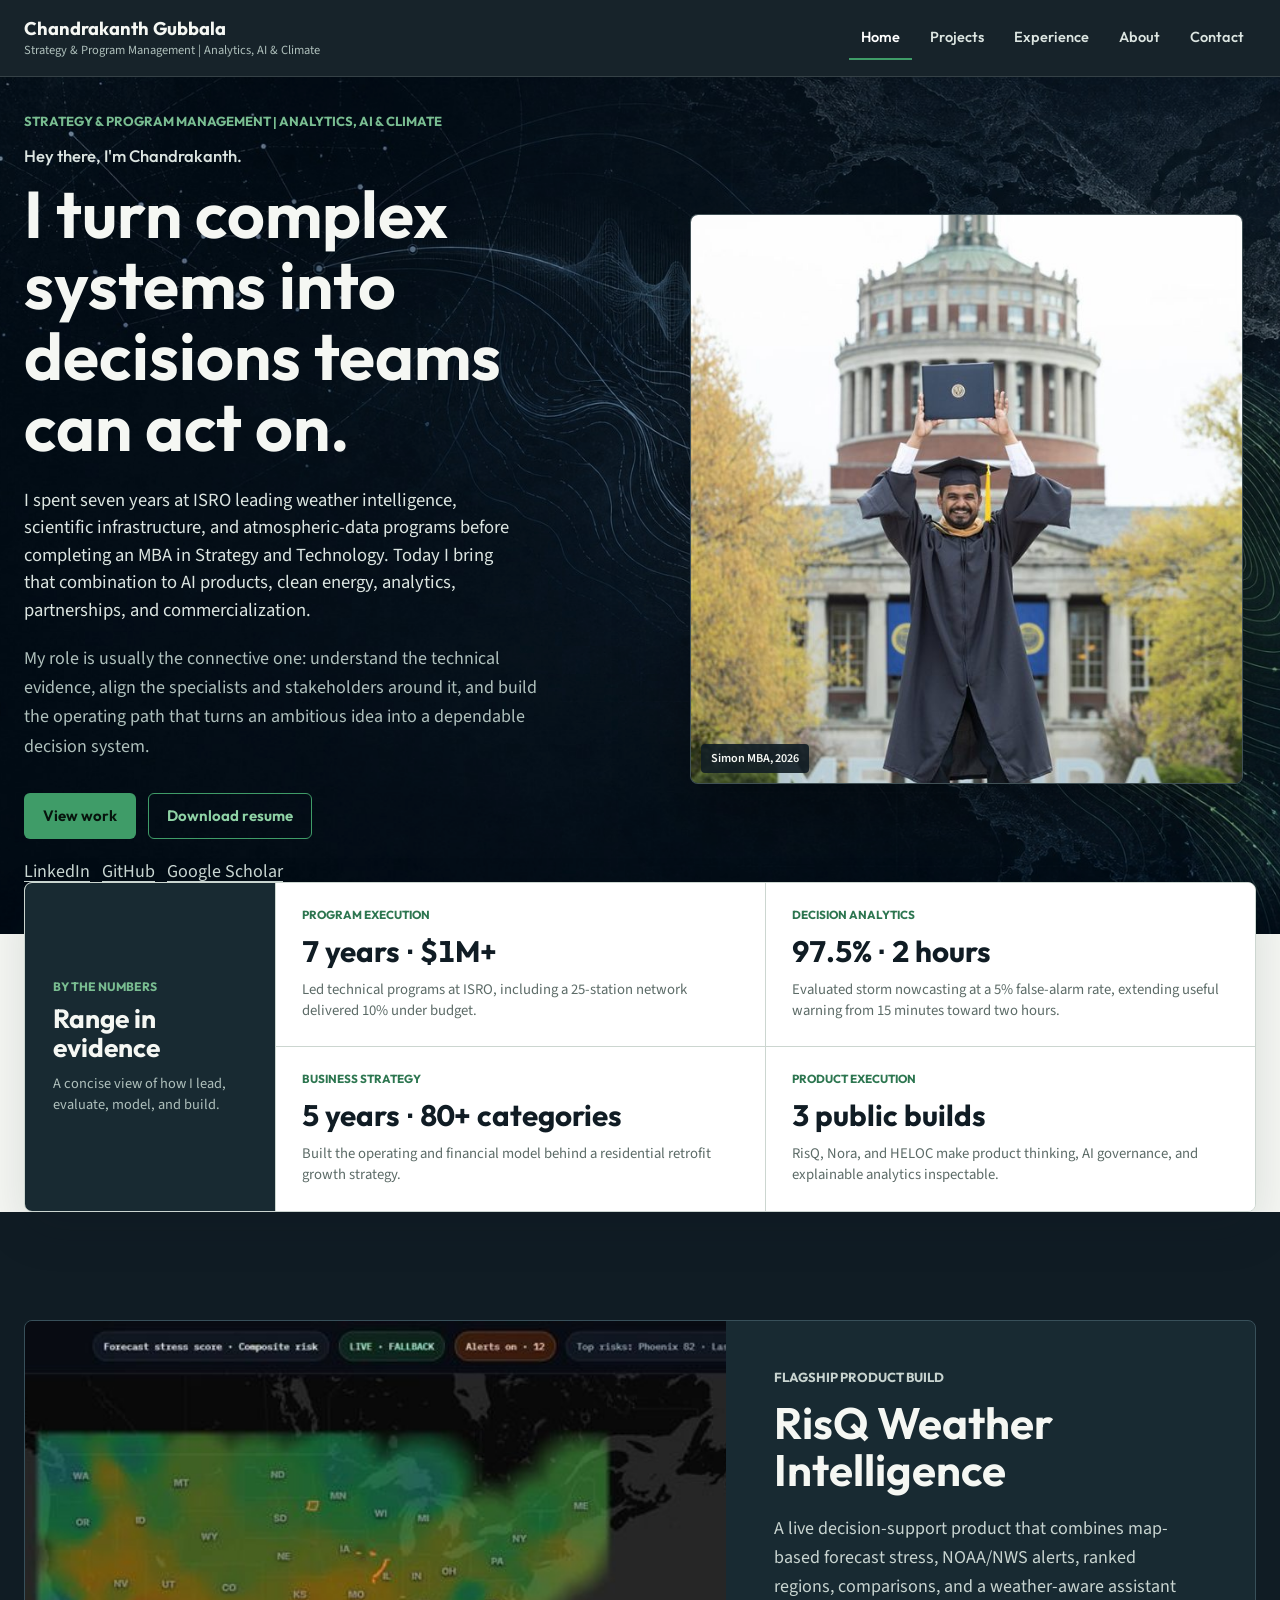
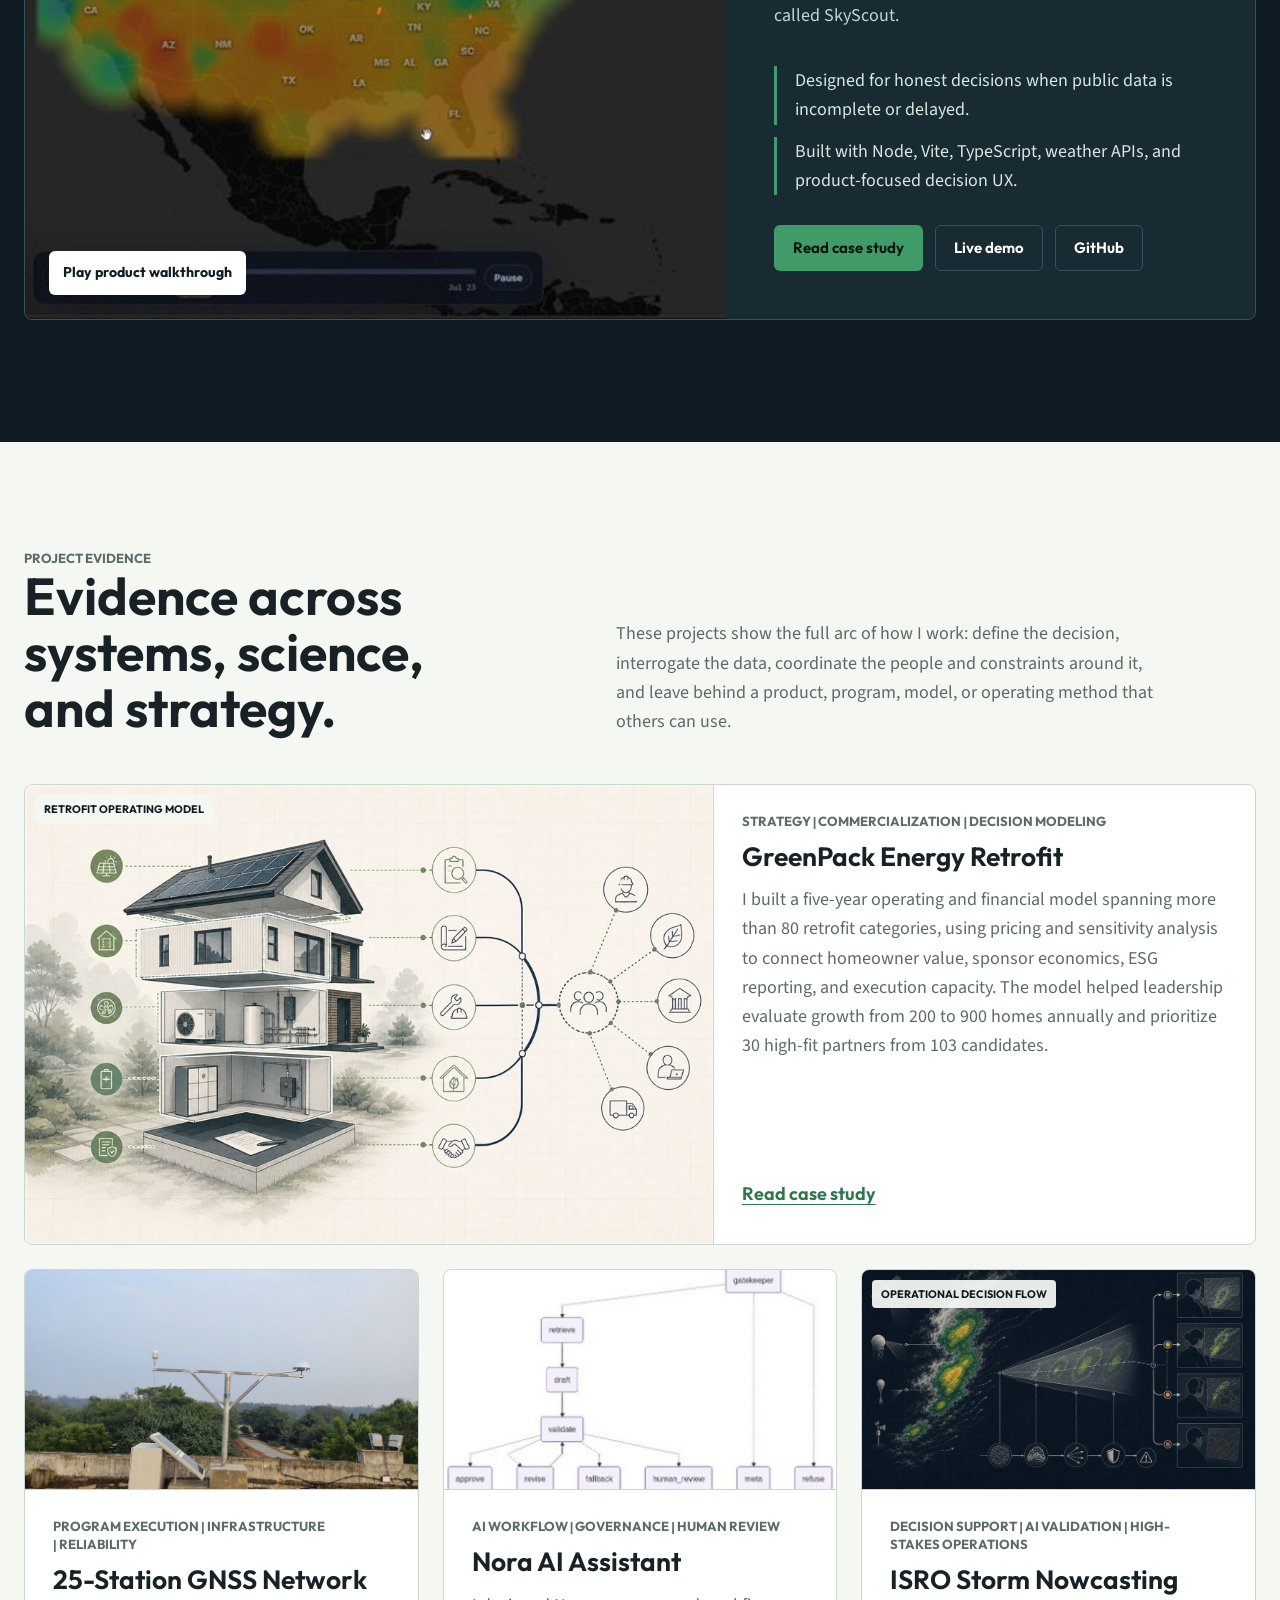
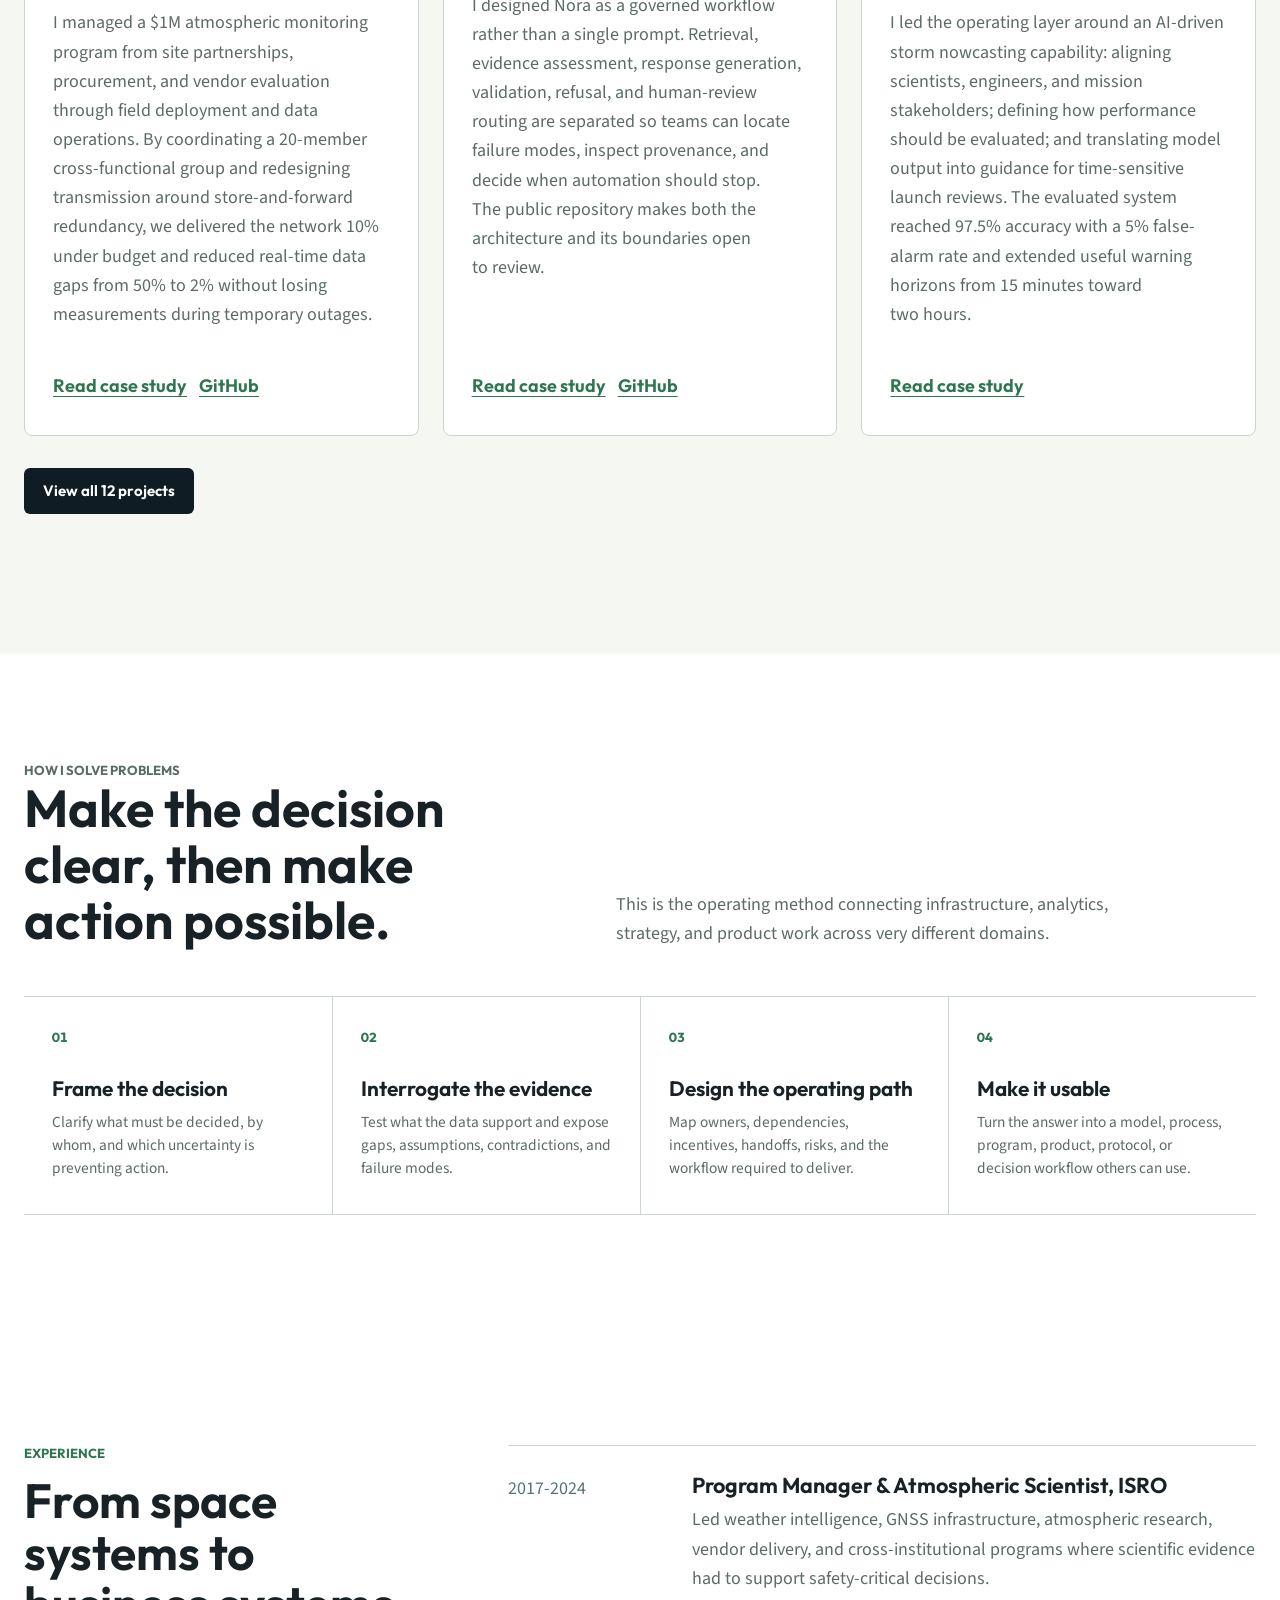
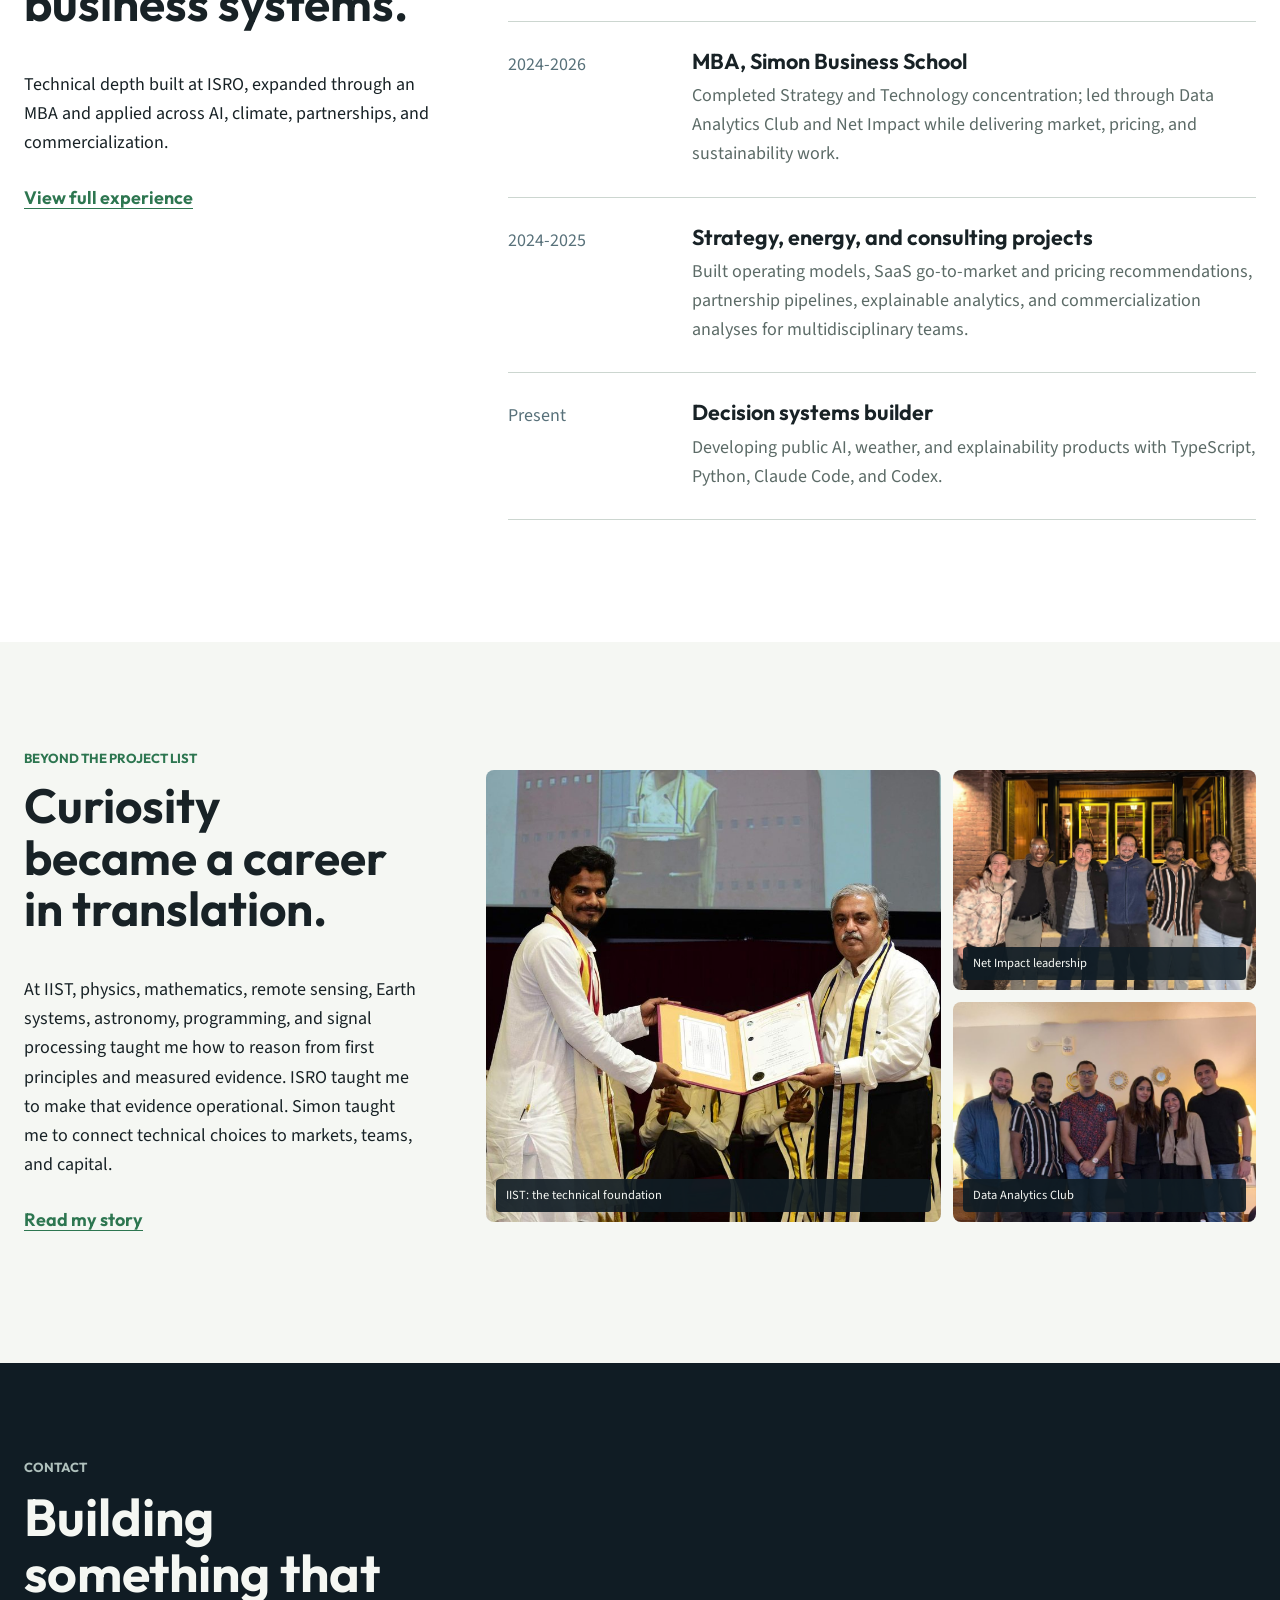
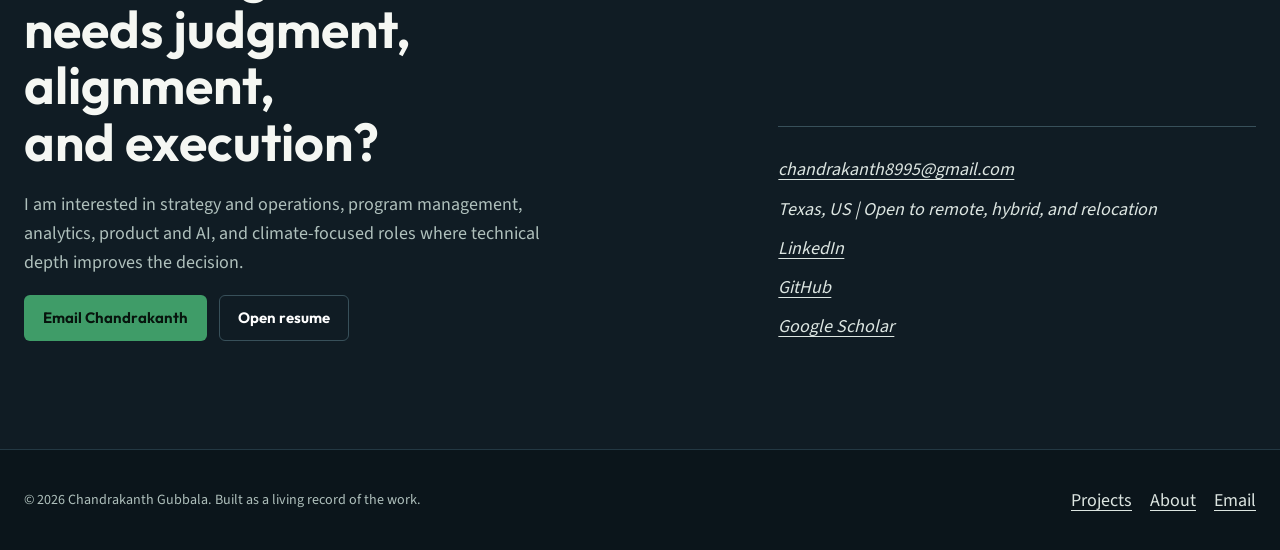
<file: index.html>
<!DOCTYPE html>
<html lang="en">
<head>
    <meta charset="utf-8">
    <meta name="viewport" content="width=device-width, initial-scale=1">
    <title>Chandrakanth Gubbala | Strategy, Programs &amp; Decision Systems</title>
    <meta name="description" content="Chandrakanth Gubbala is a strategy and program operator who turns complex technical, analytical, and commercial systems into decisions teams can act on.">
    <link rel="canonical" href="https://chandrakanth-gubbala.github.io/Chandrakanth-Gubbala-Portfolio/">
    <meta property="og:type" content="website">
    <meta property="og:title" content="Chandrakanth Gubbala | Strategy &amp; Program Management">
    <meta property="og:description" content="Turning complex systems into decisions teams can act on across analytics, AI, climate, and technical programs.">
    <meta property="og:url" content="https://chandrakanth-gubbala.github.io/Chandrakanth-Gubbala-Portfolio/">
    <meta property="og:image" content="https://chandrakanth-gubbala.github.io/Chandrakanth-Gubbala-Portfolio/assets/images/portfolio/chandrakanth-graduation-portrait.jpg">
    <meta name="twitter:card" content="summary_large_image">
    <meta name="theme-color" content="#101c24">
    <link rel="icon" href="favicon.png" type="image/png">
    <link rel="preload" href="assets/fonts/Outfit-Variable.woff2" as="font" type="font/woff2" crossorigin>
    <link rel="preload" href="assets/fonts/SourceSans3-Variable.woff2" as="font" type="font/woff2" crossorigin>
    <link rel="stylesheet" href="styles.css?v=20260822">
    <script type="application/ld+json">
    {
      "@context": "https://schema.org",
      "@type": "Person",
      "name": "Chandrakanth Gubbala",
      "url": "https://chandrakanth-gubbala.github.io/Chandrakanth-Gubbala-Portfolio/",
      "image": "https://chandrakanth-gubbala.github.io/Chandrakanth-Gubbala-Portfolio/assets/images/portfolio/chandrakanth-graduation-portrait.jpg",
      "jobTitle": "Strategy and Program Management Leader",
      "email": "mailto:chandrakanth8995@gmail.com",
      "alumniOf": [
        {"@type": "CollegeOrUniversity", "name": "University of Rochester, Simon Business School"},
        {"@type": "CollegeOrUniversity", "name": "Indian Institute of Space Science and Technology"}
      ],
      "sameAs": [
        "https://www.linkedin.com/in/chandrakanthgubbala",
        "https://github.com/Chandrakanth-Gubbala",
        "https://scholar.google.com/citations?user=8GOHF-MAAAAJ&hl=en"
      ]
    }
    </script>
</head>
<body class="home-page">
    <a class="skip-link" href="#main">Skip to main content</a>
    <header class="site-header">
        <nav class="site-nav container" aria-label="Primary">
            <a class="brand" href="index.html" aria-label="Chandrakanth Gubbala, home">
                <strong>Chandrakanth Gubbala</strong>
                <span>Strategy &amp; Program Management | Analytics, AI &amp; Climate</span>
            </a>
            <button class="menu-toggle" type="button" aria-expanded="false" aria-controls="primary-navigation" aria-label="Open navigation"><span></span></button>
            <ul class="nav-links" id="primary-navigation">
                <li><a href="index.html" aria-current="page">Home</a></li>
                <li><a href="work.html">Projects</a></li>
                <li><a href="experience.html">Experience</a></li>
                <li><a href="about.html">About</a></li>
                <li><a href="#contact">Contact</a></li>
            </ul>
        </nav>
    </header>

    <main id="main">
        <section class="hero">
            <div class="hero-grid container">
                <div class="hero-copy">
                    <p class="eyebrow">Strategy &amp; Program Management | Analytics, AI &amp; Climate</p>
                    <p class="hero-intro">Hey there, I'm Chandrakanth.</p>
                    <h1>I turn complex systems into decisions teams can act on.</h1>
                    <p class="hero-lead">I spent seven years at ISRO leading weather intelligence, scientific infrastructure, and atmospheric-data programs before completing an MBA in Strategy and Technology. Today I bring that combination to AI products, clean energy, analytics, partnerships, and commercialization.</p>
                    <p class="hero-note">My role is usually the connective one: understand the technical evidence, align the specialists and stakeholders around it, and build the operating path that turns an ambitious idea into a dependable decision system.</p>
                    <div class="button-row">
                        <a class="button button-primary" href="work.html">View work</a>
                        <a class="button button-secondary" href="assets/documents/Chandrakanth-Gubbala-Resume.pdf" target="_blank" rel="noopener">Download resume</a>
                    </div>
                    <div class="hero-links link-row" role="group" aria-label="Professional profiles">
                        <a href="https://www.linkedin.com/in/chandrakanthgubbala" target="_blank" rel="noopener">LinkedIn</a>
                        <a href="https://github.com/Chandrakanth-Gubbala" target="_blank" rel="noopener">GitHub</a>
                        <a href="https://scholar.google.com/citations?user=8GOHF-MAAAAJ&amp;hl=en" target="_blank" rel="noopener">Google Scholar</a>
                    </div>
                </div>
                <div class="hero-media" role="group" aria-label="Graduation portrait">
                    <button class="media-button hero-portrait" type="button" data-open-media data-media-type="image" data-media-src="assets/images/portfolio/chandrakanth-graduation-portrait.jpg" data-media-title="Simon Business School graduation" data-media-caption="MBA in Strategy and Technology, completed May 2026." data-media-alt="Chandrakanth Gubbala in graduation regalia at Simon Business School">
                        <img src="assets/images/portfolio/chandrakanth-graduation-portrait-display.jpg" width="640" height="862" alt="Chandrakanth Gubbala in graduation regalia at Simon Business School" fetchpriority="high" decoding="async">
                        <span class="media-caption">Simon MBA, 2026</span>
                    </button>
                </div>
            </div>
        </section>

        <aside class="proof-strip container" aria-label="Evidence across four capabilities">
            <div class="proof-strip-label"><span>By the numbers</span><strong>Range in evidence</strong><p>A concise view of how I lead, evaluate, model, and build.</p></div>
            <div class="proof-grid">
                <article class="proof-item"><span class="proof-context">Program execution</span><strong>7 years · $1M+</strong><p>Led technical programs at ISRO, including a 25-station network delivered 10% under budget.</p></article>
                <article class="proof-item"><span class="proof-context">Decision analytics</span><strong>97.5% · 2 hours</strong><p>Evaluated storm nowcasting at a 5% false-alarm rate, extending useful warning from 15 minutes toward two hours.</p></article>
                <article class="proof-item"><span class="proof-context">Business strategy</span><strong>5 years · 80+ categories</strong><p>Built the operating and financial model behind a residential retrofit growth strategy.</p></article>
                <article class="proof-item"><span class="proof-context">Product execution</span><strong>3 public builds</strong><p>RisQ, Nora, and HELOC make product thinking, AI governance, and explainable analytics inspectable.</p></article>
            </div>
        </aside>

        <section class="section section-night">
            <div class="container">
                <div class="flagship reveal">
                    <button class="media-button flagship-media" type="button" data-open-media data-media-type="video" data-media-src="assets/videos/risq-demo.mp4" data-media-poster="assets/images/portfolio/risq-weather-dashboard.jpg" data-media-title="RisQ product walkthrough" data-media-caption="Click-to-play walkthrough of the live weather intelligence product.">
                        <img src="assets/images/portfolio/risq-weather-dashboard-display.jpg" width="960" height="439" alt="RisQ dashboard with U.S. weather risk map, alert context, and regional comparison" loading="lazy" decoding="async">
                        <span class="play-mark">Play product walkthrough</span>
                    </button>
                    <div class="flagship-copy">
                        <p class="eyebrow">Flagship product build</p>
                        <h2>RisQ Weather Intelligence</h2>
                        <p>A live decision-support product that combines map-based forecast stress, NOAA/NWS alerts, ranked regions, comparisons, and a weather-aware assistant called SkyScout.</p>
                        <ul class="evidence-list">
                            <li>Designed for honest decisions when public data is incomplete or delayed.</li>
                            <li>Built with Node, Vite, TypeScript, weather APIs, and product-focused decision UX.</li>
                        </ul>
                        <div class="button-row">
                            <a class="button button-primary" href="case-studies/risq-weather-intelligence.html">Read case study</a>
                            <a class="button button-secondary" href="https://risq-weather-intelligence.onrender.com/" target="_blank" rel="noopener">Live demo</a>
                            <a class="button button-secondary" href="https://github.com/Chandrakanth-Gubbala/risq-weather-intelligence" target="_blank" rel="noopener">GitHub</a>
                        </div>
                    </div>
                </div>
            </div>
        </section>

        <section class="section" aria-labelledby="selected-work-title">
            <div class="container">
                <div class="section-heading reveal">
                    <div><p class="eyebrow">Project evidence</p><h2 id="selected-work-title">Evidence across systems, science, and strategy.</h2></div>
                    <p>These projects show the full arc of how I work: define the decision, interrogate the data, coordinate the people and constraints around it, and leave behind a product, program, model, or operating method that others can use.</p>
                </div>
                <div class="selected-work">
                    <article class="project-card project-card-wide reveal">
                        <a class="project-card-media" href="case-studies/greenpack-energy-retrofit.html"><img src="assets/images/portfolio/sanitized-greenpack-display.jpg" width="960" height="640" alt="Editorial illustration of residential energy retrofit economics, homes, and operating decisions" loading="lazy" decoding="async"><span class="visual-label">Retrofit operating model</span></a>
                        <div class="project-card-copy"><p class="project-domain">Strategy | Commercialization | Decision modeling</p><h3>GreenPack Energy Retrofit</h3><p>I built a five-year operating and financial model spanning more than 80 retrofit categories, using pricing and sensitivity analysis to connect homeowner value, sponsor economics, ESG reporting, and execution capacity. The model helped leadership evaluate growth from 200 to 900 homes annually and prioritize 30 high-fit partners from 103 candidates.</p><div class="project-actions"><a href="case-studies/greenpack-energy-retrofit.html">Read case study</a></div></div>
                    </article>
                    <article class="project-card reveal">
                        <a class="project-card-media" href="case-studies/gnss-monitoring-network.html"><img src="assets/images/portfolio/gnss-rooftop-array-display.jpg" width="800" height="600" alt="GNSS monitoring equipment installed on a rooftop" loading="lazy" decoding="async"></a>
                        <div class="project-card-copy"><p class="project-domain">Program execution | Infrastructure | Reliability</p><h3>25-Station GNSS Network</h3><p>I managed a $1M atmospheric monitoring program from site partnerships, procurement, and vendor evaluation through field deployment and data operations. By coordinating a 20-member cross-functional group and redesigning transmission around store-and-forward redundancy, we delivered the network 10% under budget and reduced real-time data gaps from 50% to 2% without losing measurements during temporary outages.</p><div class="project-actions"><a href="case-studies/gnss-monitoring-network.html">Read case study</a><a href="https://github.com/Chandrakanth-Gubbala/gnss-tropospheric-tomography" target="_blank" rel="noopener">GitHub</a></div></div>
                    </article>
                    <article class="project-card reveal">
                        <a class="project-card-media" href="case-studies/nora-ai-assistant.html"><img src="assets/images/portfolio/nora-ai-workflow-display.jpg" width="800" height="600" alt="Nora AI assistant workflow diagram showing retrieval and source-grounding steps" loading="lazy" decoding="async"></a>
                        <div class="project-card-copy"><p class="project-domain">AI workflow | Governance | Human review</p><h3>Nora AI Assistant</h3><p>I designed Nora as a governed workflow rather than a single prompt. Retrieval, evidence assessment, response generation, validation, refusal, and human-review routing are separated so teams can locate failure modes, inspect provenance, and decide when automation should stop. The public repository makes both the architecture and its boundaries open to review.</p><div class="project-actions"><a href="case-studies/nora-ai-assistant.html">Read case study</a><a href="https://github.com/Chandrakanth-Gubbala/nora-ai-assistant" target="_blank" rel="noopener">GitHub</a></div></div>
                    </article>
                    <article class="project-card reveal">
                        <a class="project-card-media" href="case-studies/isro-storm-nowcasting.html"><img src="assets/images/portfolio/sanitized-isro-nowcasting-display.jpg" width="960" height="640" alt="Editorial illustration of satellite, radar, and forecast signals converging into a mission decision flow" loading="lazy" decoding="async"><span class="visual-label">Operational decision flow</span></a>
                        <div class="project-card-copy"><p class="project-domain">Decision support | AI validation | High-stakes operations</p><h3>ISRO Storm Nowcasting</h3><p>I led the operating layer around an AI-driven storm nowcasting capability: aligning scientists, engineers, and mission stakeholders; defining how performance should be evaluated; and translating model output into guidance for time-sensitive launch reviews. The evaluated system reached 97.5% accuracy with a 5% false-alarm rate and extended useful warning horizons from 15 minutes toward two hours.</p><div class="project-actions"><a href="case-studies/isro-storm-nowcasting.html">Read case study</a></div></div>
                    </article>
                </div>
                <p class="link-row all-work-link"><a class="button button-dark" href="work.html">View all 12 projects</a></p>
            </div>
        </section>

        <section class="section section-white method-section" aria-labelledby="method-title">
            <div class="container">
                <div class="section-heading reveal">
                    <div><p class="eyebrow">How I solve problems</p><h2 id="method-title">Make the decision clear, then make action possible.</h2></div>
                    <p>This is the operating method connecting infrastructure, analytics, strategy, and product work across very different domains.</p>
                </div>
                <ol class="method-grid">
                    <li class="method-step reveal"><span>01</span><h3>Frame the decision</h3><p>Clarify what must be decided, by whom, and which uncertainty is preventing action.</p></li>
                    <li class="method-step reveal"><span>02</span><h3>Interrogate the evidence</h3><p>Test what the data support and expose gaps, assumptions, contradictions, and failure modes.</p></li>
                    <li class="method-step reveal"><span>03</span><h3>Design the operating path</h3><p>Map owners, dependencies, incentives, handoffs, risks, and the workflow required to deliver.</p></li>
                    <li class="method-step reveal"><span>04</span><h3>Make it usable</h3><p>Turn the answer into a model, process, program, product, protocol, or decision workflow others can use.</p></li>
                </ol>
            </div>
        </section>

        <section class="section section-white" aria-labelledby="experience-title">
            <div class="container timeline-preview">
                <div class="timeline-preview-copy reveal"><p class="eyebrow">Experience</p><h2 id="experience-title">From space systems to business systems.</h2><p>Technical depth built at ISRO, expanded through an MBA and applied across AI, climate, partnerships, and commercialization.</p><a class="text-link" href="experience.html">View full experience</a></div>
                <div class="timeline-preview-list">
                    <article class="timeline-preview-item reveal"><time>2017-2024</time><div><h3>Program Manager &amp; Atmospheric Scientist, ISRO</h3><p>Led weather intelligence, GNSS infrastructure, atmospheric research, vendor delivery, and cross-institutional programs where scientific evidence had to support safety-critical decisions.</p></div></article>
                    <article class="timeline-preview-item reveal"><time>2024-2026</time><div><h3>MBA, Simon Business School</h3><p>Completed Strategy and Technology concentration; led through Data Analytics Club and Net Impact while delivering market, pricing, and sustainability work.</p></div></article>
                    <article class="timeline-preview-item reveal"><time>2024-2025</time><div><h3>Strategy, energy, and consulting projects</h3><p>Built operating models, SaaS go-to-market and pricing recommendations, partnership pipelines, explainable analytics, and commercialization analyses for multidisciplinary teams.</p></div></article>
                    <article class="timeline-preview-item reveal"><time>Present</time><div><h3>Decision systems builder</h3><p>Developing public AI, weather, and explainability products with TypeScript, Python, Claude Code, and Codex.</p></div></article>
                </div>
            </div>
        </section>

        <section class="section" aria-labelledby="story-title">
            <div class="container story-preview">
                <div class="story-preview-copy reveal"><p class="eyebrow">Beyond the project list</p><h2 id="story-title">Curiosity became a career in translation.</h2><p>At IIST, physics, mathematics, remote sensing, Earth systems, astronomy, programming, and signal processing taught me how to reason from first principles and measured evidence. ISRO taught me to make that evidence operational. Simon taught me to connect technical choices to markets, teams, and capital.</p><a class="text-link" href="about.html">Read my story</a></div>
                <div class="story-collage reveal">
                    <figure><img src="assets/images/portfolio/iist-graduation.jpg" width="1200" height="800" alt="Chandrakanth at his IIST graduation" loading="lazy" decoding="async"><figcaption>IIST: the technical foundation</figcaption></figure>
                    <figure><img src="assets/images/portfolio/net-impact-team.jpg" width="1400" height="900" alt="Net Impact student leadership team at Simon Business School" loading="lazy" decoding="async"><figcaption>Net Impact leadership</figcaption></figure>
                    <figure class="data-analytics-photo"><img src="assets/images/portfolio/simon-data-analytics-group.jpg" width="800" height="956" alt="Chandrakanth with fellow members of the Simon Data Analytics Club" loading="lazy" decoding="async"><figcaption>Data Analytics Club</figcaption></figure>
                </div>
            </div>
        </section>

        <section class="contact-band" id="contact">
            <div class="container contact-grid">
                <div><p class="eyebrow">Contact</p><h2>Building something that needs judgment, alignment, and execution?</h2><p>I am interested in strategy and operations, program management, analytics, product and AI, and climate-focused roles where technical depth improves the decision.</p><div class="contact-links"><a class="button button-primary" href="mailto:chandrakanth8995@gmail.com">Email Chandrakanth</a><a class="button button-secondary" href="assets/documents/Chandrakanth-Gubbala-Resume.pdf" target="_blank" rel="noopener">Open resume</a></div></div>
                <address class="contact-details"><a href="mailto:chandrakanth8995@gmail.com">chandrakanth8995@gmail.com</a><span>Texas, US | Open to remote, hybrid, and relocation</span><a href="https://www.linkedin.com/in/chandrakanthgubbala" target="_blank" rel="noopener">LinkedIn</a><a href="https://github.com/Chandrakanth-Gubbala" target="_blank" rel="noopener">GitHub</a><a href="https://scholar.google.com/citations?user=8GOHF-MAAAAJ&amp;hl=en" target="_blank" rel="noopener">Google Scholar</a></address>
            </div>
        </section>
    </main>

    <footer class="site-footer"><div class="container footer-grid"><p>&copy; 2026 Chandrakanth Gubbala. Built as a living record of the work.</p><div class="footer-links"><a href="work.html">Projects</a><a href="about.html">About</a><a href="mailto:chandrakanth8995@gmail.com">Email</a></div></div></footer>

    <div class="media-lightbox" id="media-lightbox" hidden><button class="lightbox-backdrop" type="button" data-close-media aria-label="Close media viewer"></button><section class="lightbox-panel" role="dialog" aria-modal="true" aria-labelledby="media-lightbox-title"><button class="lightbox-close" type="button" data-close-media aria-label="Close media viewer">&times;</button><div class="lightbox-stage" data-media-stage></div><div class="lightbox-copy"><h2 id="media-lightbox-title" data-media-title>Project evidence</h2><p data-media-caption></p></div></section></div>
    <script src="script.js?v=20260820" defer></script>
</body>
</html>
</file>
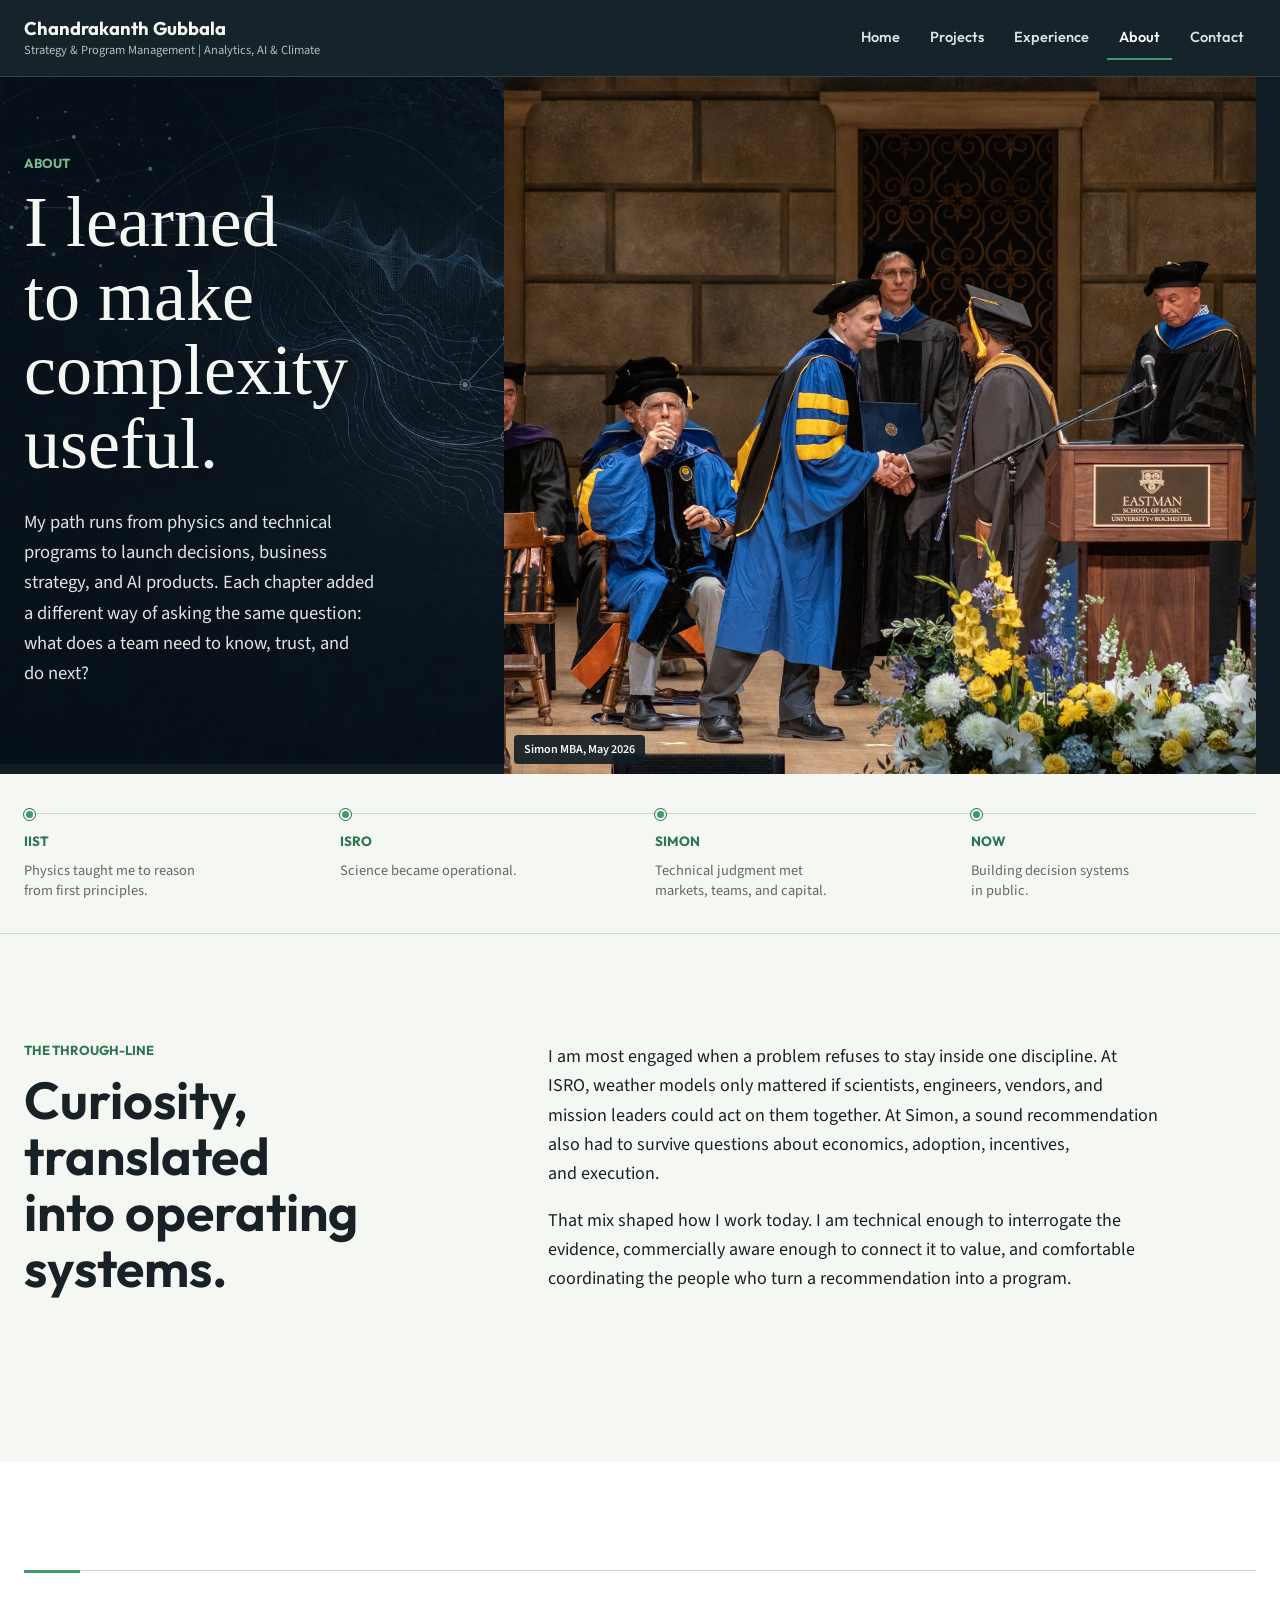
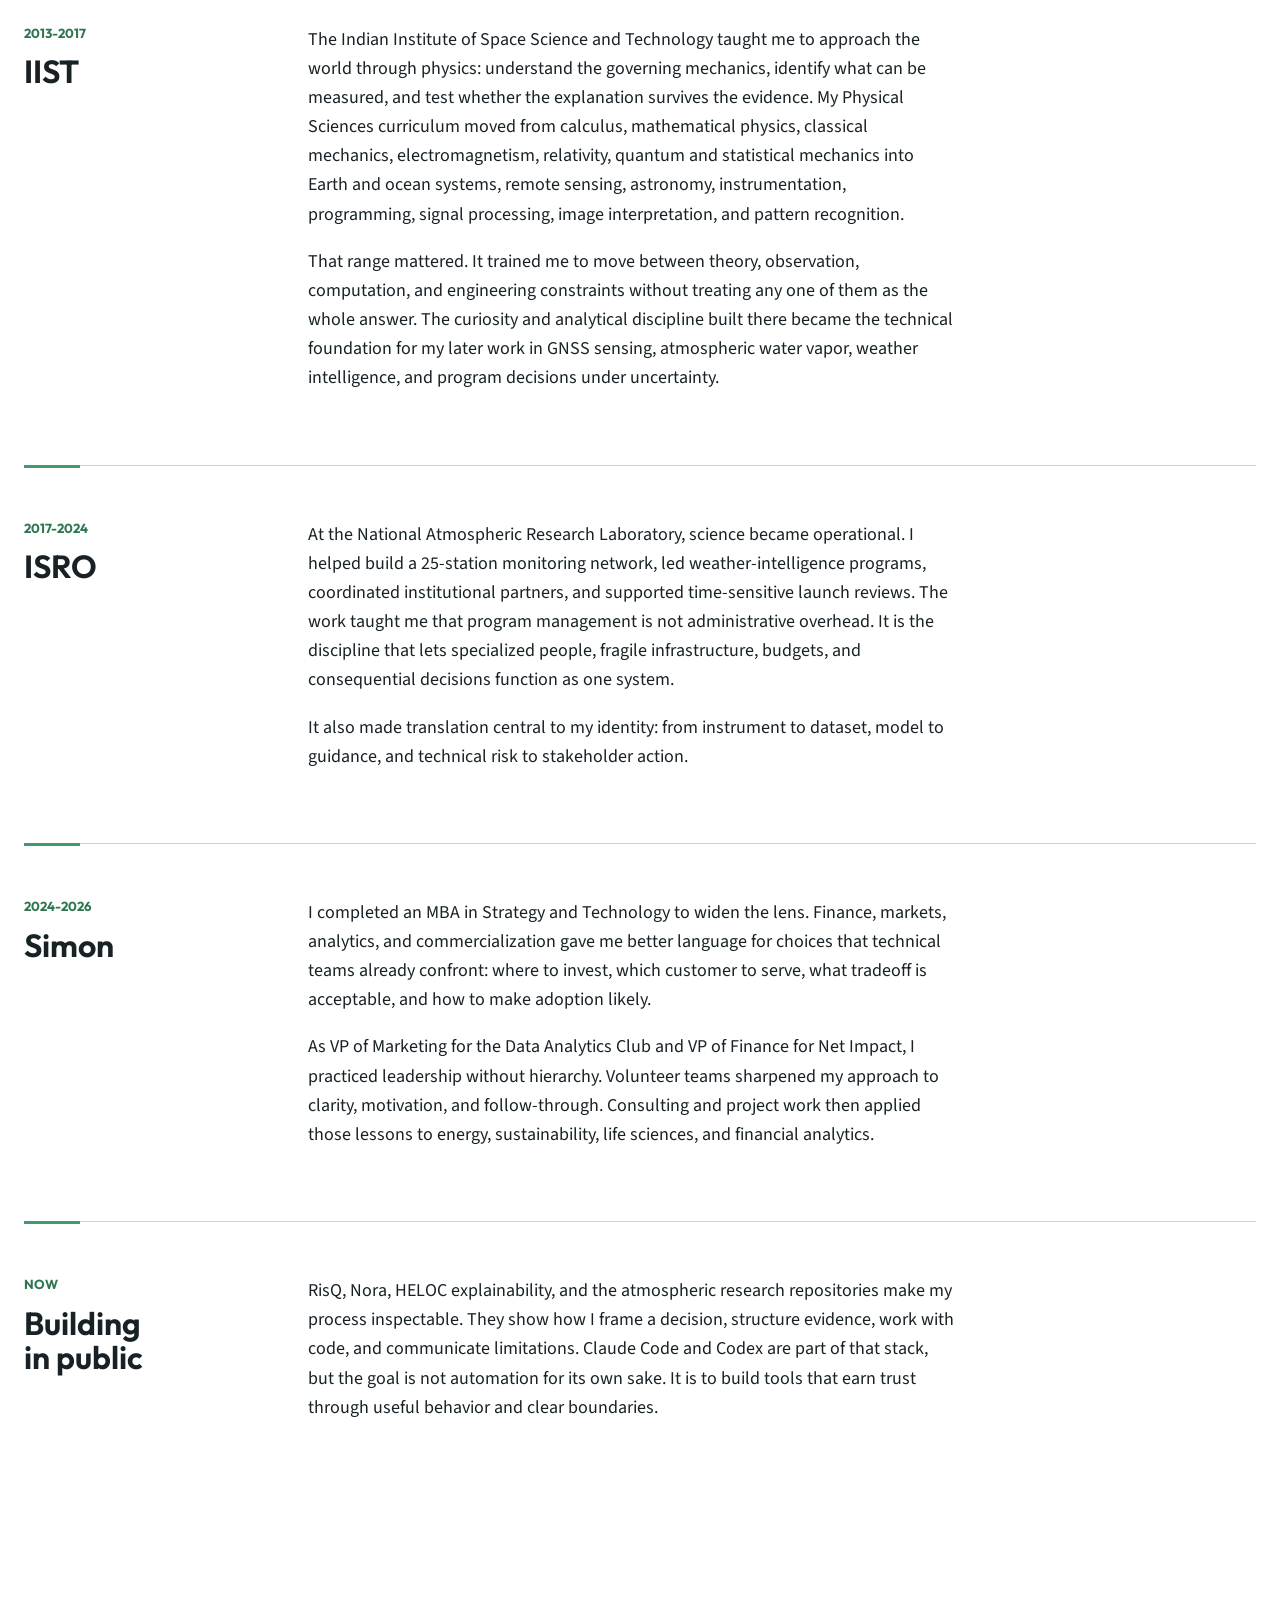
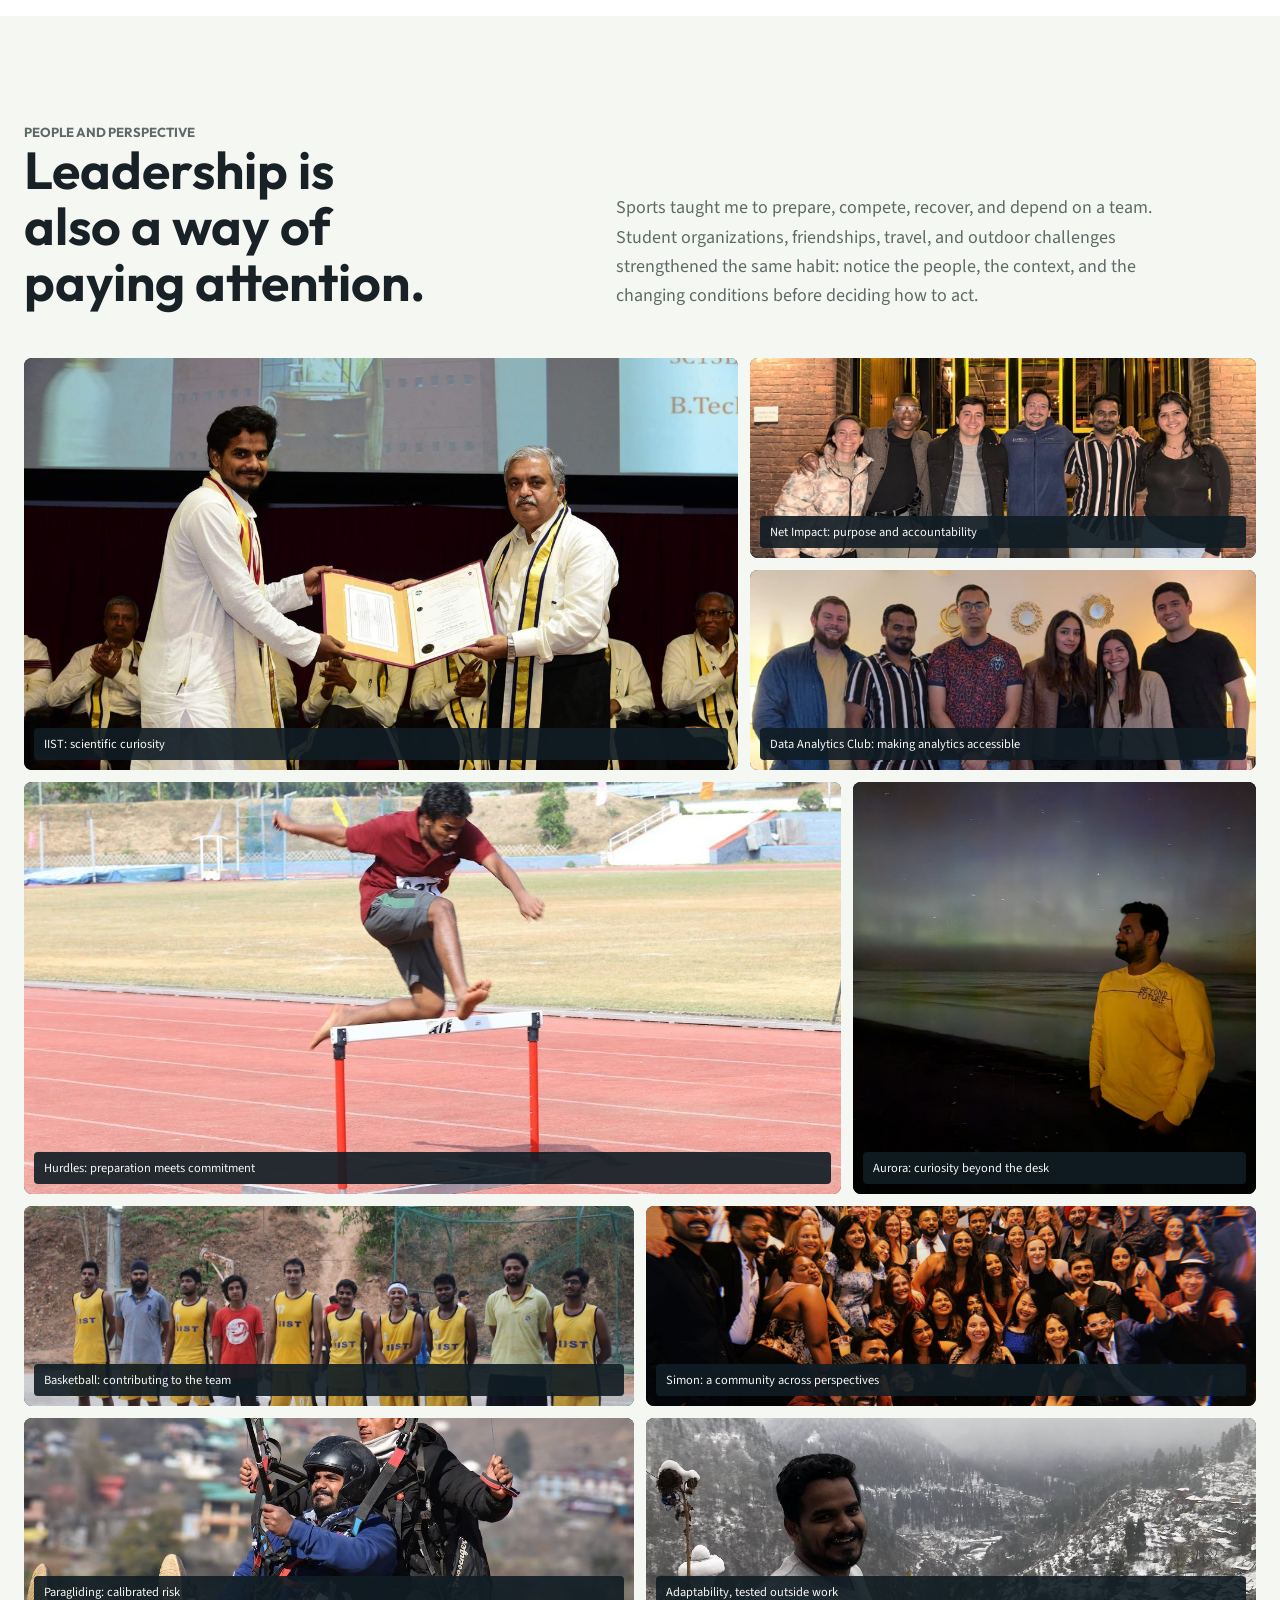
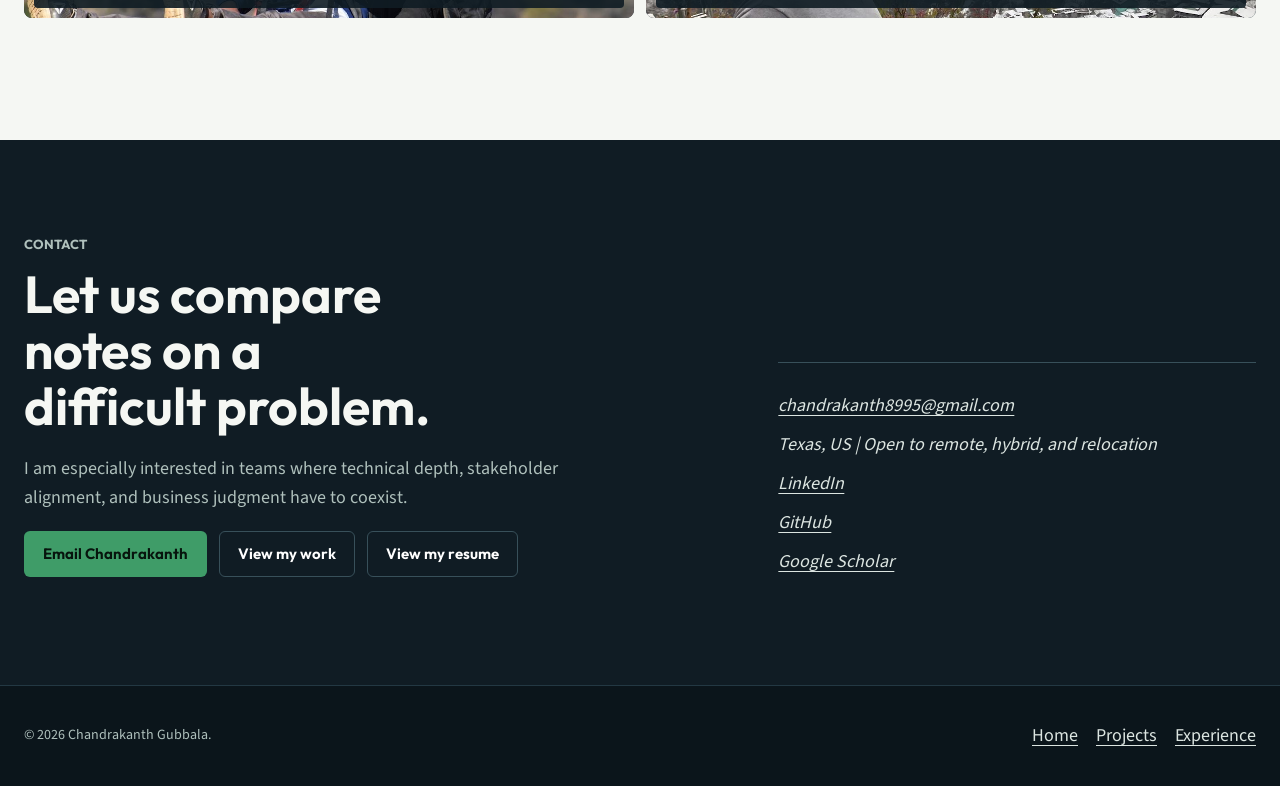
<file: about.html>
<!DOCTYPE html>
<html lang="en">
<head>
    <meta charset="utf-8"><meta name="viewport" content="width=device-width, initial-scale=1">
    <title>About | Chandrakanth Gubbala</title>
    <meta name="description" content="How first-principles physics, operational leadership at ISRO, and an MBA in Strategy and Technology shaped Chandrakanth Gubbala's approach to complex decisions.">
    <link rel="canonical" href="https://chandrakanth-gubbala.github.io/Chandrakanth-Gubbala-Portfolio/about.html">
    <meta property="og:type" content="profile"><meta property="og:title" content="About | Chandrakanth Gubbala"><meta property="og:description" content="Physics taught first-principles reasoning. ISRO made it operational. Simon added business judgment."><meta property="og:url" content="https://chandrakanth-gubbala.github.io/Chandrakanth-Gubbala-Portfolio/about.html"><meta property="og:image" content="https://chandrakanth-gubbala.github.io/Chandrakanth-Gubbala-Portfolio/assets/images/profile-photo.jpg"><meta name="twitter:card" content="summary_large_image">
    <meta name="theme-color" content="#101c24"><link rel="icon" href="favicon.png" type="image/png"><link rel="preload" href="assets/fonts/Outfit-Variable.woff2" as="font" type="font/woff2" crossorigin><link rel="stylesheet" href="styles.css?v=20260822">
</head>
<body class="about-page">
    <a class="skip-link" href="#main">Skip to main content</a>
    <header class="site-header"><nav class="site-nav container" aria-label="Primary"><a class="brand" href="index.html" aria-label="Chandrakanth Gubbala, home"><strong>Chandrakanth Gubbala</strong><span>Strategy &amp; Program Management | Analytics, AI &amp; Climate</span></a><button class="menu-toggle" type="button" aria-expanded="false" aria-controls="primary-navigation" aria-label="Open navigation"><span></span></button><ul class="nav-links" id="primary-navigation"><li><a href="index.html">Home</a></li><li><a href="work.html">Projects</a></li><li><a href="experience.html">Experience</a></li><li><a href="about.html" aria-current="page">About</a></li><li><a href="#contact">Contact</a></li></ul></nav></header>

    <main id="main">
        <header class="about-observatory">
            <div class="container about-observatory-grid">
                <div class="about-observatory-copy reveal"><p class="eyebrow">About</p><h1>I learned to make complexity useful.</h1><p>My path runs from physics and technical programs to launch decisions, business strategy, and AI products. Each chapter added a different way of asking the same question: what does a team need to know, trust, and do next?</p></div>
                <button class="media-button about-ceremony reveal" type="button" data-open-media data-media-type="image" data-media-src="assets/images/portfolio/simon-mba-ceremony.jpg" data-media-title="Simon Business School graduation" data-media-caption="Receiving my MBA in Strategy and Technology, completed May 2026." data-media-alt="Chandrakanth Gubbala receiving his diploma during the Simon Business School graduation ceremony"><img src="assets/images/portfolio/simon-mba-ceremony.jpg" width="1800" height="1200" alt="Chandrakanth Gubbala receiving his diploma during the Simon Business School graduation ceremony" fetchpriority="high" decoding="async"><span class="media-caption">Simon MBA, May 2026</span></button>
            </div>
            <div class="about-trajectory-shell"><div class="container about-trajectory" aria-label="Career trajectory">
                <article><span>IIST</span><p>Physics taught me to reason from first principles.</p></article>
                <article><span>ISRO</span><p>Science became operational.</p></article>
                <article><span>Simon</span><p>Technical judgment met markets, teams, and capital.</p></article>
                <article><span>Now</span><p>Building decision systems in public.</p></article>
            </div></div>
        </header>

        <section class="section about-thesis"><div class="container about-thesis-grid">
            <div class="reveal"><p class="eyebrow">The through-line</p><h2>Curiosity, translated into operating systems.</h2></div>
            <div class="reveal"><p>I am most engaged when a problem refuses to stay inside one discipline. At ISRO, weather models only mattered if scientists, engineers, vendors, and mission leaders could act on them together. At Simon, a sound recommendation also had to survive questions about economics, adoption, incentives, and execution.</p><p>That mix shaped how I work today. I am technical enough to interrogate the evidence, commercially aware enough to connect it to value, and comfortable coordinating the people who turn a recommendation into a program.</p></div>
        </div></section>

        <section class="section section-white" aria-label="Personal story"><div class="container">
            <article class="story-chapter reveal"><div><p class="eyebrow">2013-2017</p><h2>IIST</h2></div><div class="story-chapter-copy"><p>The Indian Institute of Space Science and Technology taught me to approach the world through physics: understand the governing mechanics, identify what can be measured, and test whether the explanation survives the evidence. My Physical Sciences curriculum moved from calculus, mathematical physics, classical mechanics, electromagnetism, relativity, quantum and statistical mechanics into Earth and ocean systems, remote sensing, astronomy, instrumentation, programming, signal processing, image interpretation, and pattern recognition.</p><p>That range mattered. It trained me to move between theory, observation, computation, and engineering constraints without treating any one of them as the whole answer. The curiosity and analytical discipline built there became the technical foundation for my later work in GNSS sensing, atmospheric water vapor, weather intelligence, and program decisions under uncertainty.</p></div></article>
            <article class="story-chapter reveal"><div><p class="eyebrow">2017-2024</p><h2>ISRO</h2></div><div class="story-chapter-copy"><p>At the National Atmospheric Research Laboratory, science became operational. I helped build a 25-station monitoring network, led weather-intelligence programs, coordinated institutional partners, and supported time-sensitive launch reviews. The work taught me that program management is not administrative overhead. It is the discipline that lets specialized people, fragile infrastructure, budgets, and consequential decisions function as one system.</p><p>It also made translation central to my identity: from instrument to dataset, model to guidance, and technical risk to stakeholder action.</p></div></article>
            <article class="story-chapter reveal"><div><p class="eyebrow">2024-2026</p><h2>Simon</h2></div><div class="story-chapter-copy"><p>I completed an MBA in Strategy and Technology to widen the lens. Finance, markets, analytics, and commercialization gave me better language for choices that technical teams already confront: where to invest, which customer to serve, what tradeoff is acceptable, and how to make adoption likely.</p><p>As VP of Marketing for the Data Analytics Club and VP of Finance for Net Impact, I practiced leadership without hierarchy. Volunteer teams sharpened my approach to clarity, motivation, and follow-through. Consulting and project work then applied those lessons to energy, sustainability, life sciences, and financial analytics.</p></div></article>
            <article class="story-chapter reveal"><div><p class="eyebrow">Now</p><h2>Building in public</h2></div><div class="story-chapter-copy"><p>RisQ, Nora, HELOC explainability, and the atmospheric research repositories make my process inspectable. They show how I frame a decision, structure evidence, work with code, and communicate limitations. Claude Code and Codex are part of that stack, but the goal is not automation for its own sake. It is to build tools that earn trust through useful behavior and clear boundaries.</p></div></article>
        </div></section>

        <section class="section" aria-labelledby="life-title"><div class="container"><div class="section-heading"><div><p class="eyebrow">People and perspective</p><h2 id="life-title">Leadership is also a way of paying attention.</h2></div><p>Sports taught me to prepare, compete, recover, and depend on a team. Student organizations, friendships, travel, and outdoor challenges strengthened the same habit: notice the people, the context, and the changing conditions before deciding how to act.</p></div>
            <div class="gallery">
                <figure><button class="media-button" type="button" data-open-media data-media-type="image" data-media-src="assets/images/portfolio/iist-graduation.jpg" data-media-title="IIST graduation" data-media-caption="The scientific foundation behind later work in atmospheric research and program leadership." data-media-alt="Chandrakanth at his graduation from the Indian Institute of Space Science and Technology"><img src="assets/images/portfolio/iist-graduation.jpg" width="1200" height="800" alt="Chandrakanth at his graduation from the Indian Institute of Space Science and Technology" loading="lazy" decoding="async"></button><figcaption>IIST: scientific curiosity</figcaption></figure>
                <figure><button class="media-button" type="button" data-open-media data-media-type="image" data-media-src="assets/images/portfolio/net-impact-team.jpg" data-media-title="Net Impact leadership" data-media-caption="Serving as VP of Finance while connecting sustainability interests with practical organizational leadership." data-media-alt="Chandrakanth with the Net Impact student leadership team"><img src="assets/images/portfolio/net-impact-team.jpg" width="1400" height="900" alt="Chandrakanth with the Net Impact student leadership team" loading="lazy" decoding="async"></button><figcaption>Net Impact: purpose and accountability</figcaption></figure>
                <figure class="data-analytics-photo"><button class="media-button" type="button" data-open-media data-media-type="image" data-media-src="assets/images/portfolio/simon-data-analytics-group.jpg" data-media-title="Data Analytics Club team" data-media-caption="Serving as VP of Marketing and working with the club team to make technical interests more accessible across the Simon community." data-media-alt="Chandrakanth with fellow members of the Simon Data Analytics Club"><img src="assets/images/portfolio/simon-data-analytics-group.jpg" width="800" height="956" alt="Chandrakanth with fellow members of the Simon Data Analytics Club" loading="lazy" decoding="async"></button><figcaption>Data Analytics Club: making analytics accessible</figcaption></figure>
                <figure><button class="media-button" type="button" data-open-media data-media-type="image" data-media-src="assets/images/portfolio/iist-hurdles.jpg" data-media-title="IIST athletics" data-media-caption="Competing in hurdles at IIST made preparation, timing, and persistence tangible long before they became part of how I led programs." data-media-alt="Chandrakanth clearing a hurdle during an athletics competition at IIST"><img src="assets/images/portfolio/iist-hurdles.jpg" width="1316" height="878" alt="Chandrakanth clearing a hurdle during an athletics competition at IIST" loading="lazy" decoding="async"></button><figcaption>Hurdles: preparation meets commitment</figcaption></figure>
                <figure class="aurora-photo"><button class="media-button" type="button" data-open-media data-media-type="image" data-media-src="assets/images/portfolio/personal-aurora.jpg" data-media-title="Under the aurora" data-media-caption="Curiosity also means going far enough to encounter something that cannot be fully understood from a screen." data-media-alt="Chandrakanth standing beneath the aurora on a dark shoreline"><img src="assets/images/portfolio/personal-aurora.jpg" width="1200" height="1600" alt="Chandrakanth standing beneath the aurora on a dark shoreline" loading="lazy" decoding="async"></button><figcaption>Aurora: curiosity beyond the desk</figcaption></figure>
                <figure><button class="media-button" type="button" data-open-media data-media-type="image" data-media-src="assets/images/portfolio/iist-basketball-team.jpg" data-media-title="IIST basketball" data-media-caption="Team sport reinforced a simple lesson: individual effort matters most when it helps the group perform together." data-media-alt="Chandrakanth with the IIST basketball team on an outdoor court"><img src="assets/images/portfolio/iist-basketball-team.jpg" width="1316" height="878" alt="Chandrakanth with the IIST basketball team on an outdoor court" loading="lazy" decoding="async"></button><figcaption>Basketball: contributing to the team</figcaption></figure>
                <figure><button class="media-button" type="button" data-open-media data-media-type="image" data-media-src="assets/images/portfolio/simon-community.jpg" data-media-title="Simon community" data-media-caption="The MBA experience was shaped as much by friendships across cultures and disciplines as by the work inside the classroom." data-media-alt="Chandrakanth celebrating with a large group of friends and classmates at Simon Business School"><img src="assets/images/portfolio/simon-community.jpg" width="1600" height="1200" alt="Chandrakanth celebrating with a large group of friends and classmates at Simon Business School" loading="lazy" decoding="async"></button><figcaption>Simon: a community across perspectives</figcaption></figure>
                <figure><button class="media-button" type="button" data-open-media data-media-type="image" data-media-src="assets/images/portfolio/personal-paragliding.jpg" data-media-title="Paragliding" data-media-caption="A reminder to prepare carefully, read changing conditions, and still be willing to leave the ground." data-media-alt="Chandrakanth paragliding over a landscape"><img src="assets/images/portfolio/personal-paragliding.jpg" width="1200" height="800" alt="Chandrakanth paragliding over a landscape" loading="lazy" decoding="async"></button><figcaption>Paragliding: calibrated risk</figcaption></figure>
                <figure><button class="media-button" type="button" data-open-media data-media-type="image" data-media-src="assets/images/portfolio/personal-snow.jpg" data-media-title="A new climate" data-media-caption="Moving across countries and climates made adaptability a lived practice, not just a professional claim." data-media-alt="Chandrakanth outdoors in winter snow"><img src="assets/images/portfolio/personal-snow.jpg" width="1200" height="900" alt="Chandrakanth outdoors in winter snow" loading="lazy" decoding="async"></button><figcaption>Adaptability, tested outside work</figcaption></figure>
            </div>
        </div></section>

        <section class="contact-band" id="contact"><div class="container contact-grid"><div><p class="eyebrow">Contact</p><h2>Let us compare notes on a difficult problem.</h2><p>I am especially interested in teams where technical depth, stakeholder alignment, and business judgment have to coexist.</p><div class="contact-links"><a class="button button-primary" href="mailto:chandrakanth8995@gmail.com">Email Chandrakanth</a><a class="button button-secondary" href="work.html">View my work</a><a class="button button-secondary" href="assets/documents/Chandrakanth-Gubbala-Resume.pdf" target="_blank" rel="noopener">View my resume</a></div></div><address class="contact-details"><a href="mailto:chandrakanth8995@gmail.com">chandrakanth8995@gmail.com</a><span>Texas, US | Open to remote, hybrid, and relocation</span><a href="https://www.linkedin.com/in/chandrakanthgubbala" target="_blank" rel="noopener">LinkedIn</a><a href="https://github.com/Chandrakanth-Gubbala" target="_blank" rel="noopener">GitHub</a><a href="https://scholar.google.com/citations?user=8GOHF-MAAAAJ&amp;hl=en" target="_blank" rel="noopener">Google Scholar</a></address></div></section>
    </main>
    <footer class="site-footer"><div class="container footer-grid"><p>&copy; 2026 Chandrakanth Gubbala.</p><div class="footer-links"><a href="index.html">Home</a><a href="work.html">Projects</a><a href="experience.html">Experience</a></div></div></footer>
    <div class="media-lightbox" id="media-lightbox" hidden><button class="lightbox-backdrop" type="button" data-close-media aria-label="Close media viewer"></button><section class="lightbox-panel" role="dialog" aria-modal="true" aria-labelledby="media-lightbox-title"><button class="lightbox-close" type="button" data-close-media aria-label="Close media viewer">&times;</button><div class="lightbox-stage" data-media-stage></div><div class="lightbox-copy"><h2 id="media-lightbox-title" data-media-title>Personal photograph</h2><p data-media-caption></p></div></section></div>
    <script src="script.js?v=20260820" defer></script>
</body>
</html>
</file>
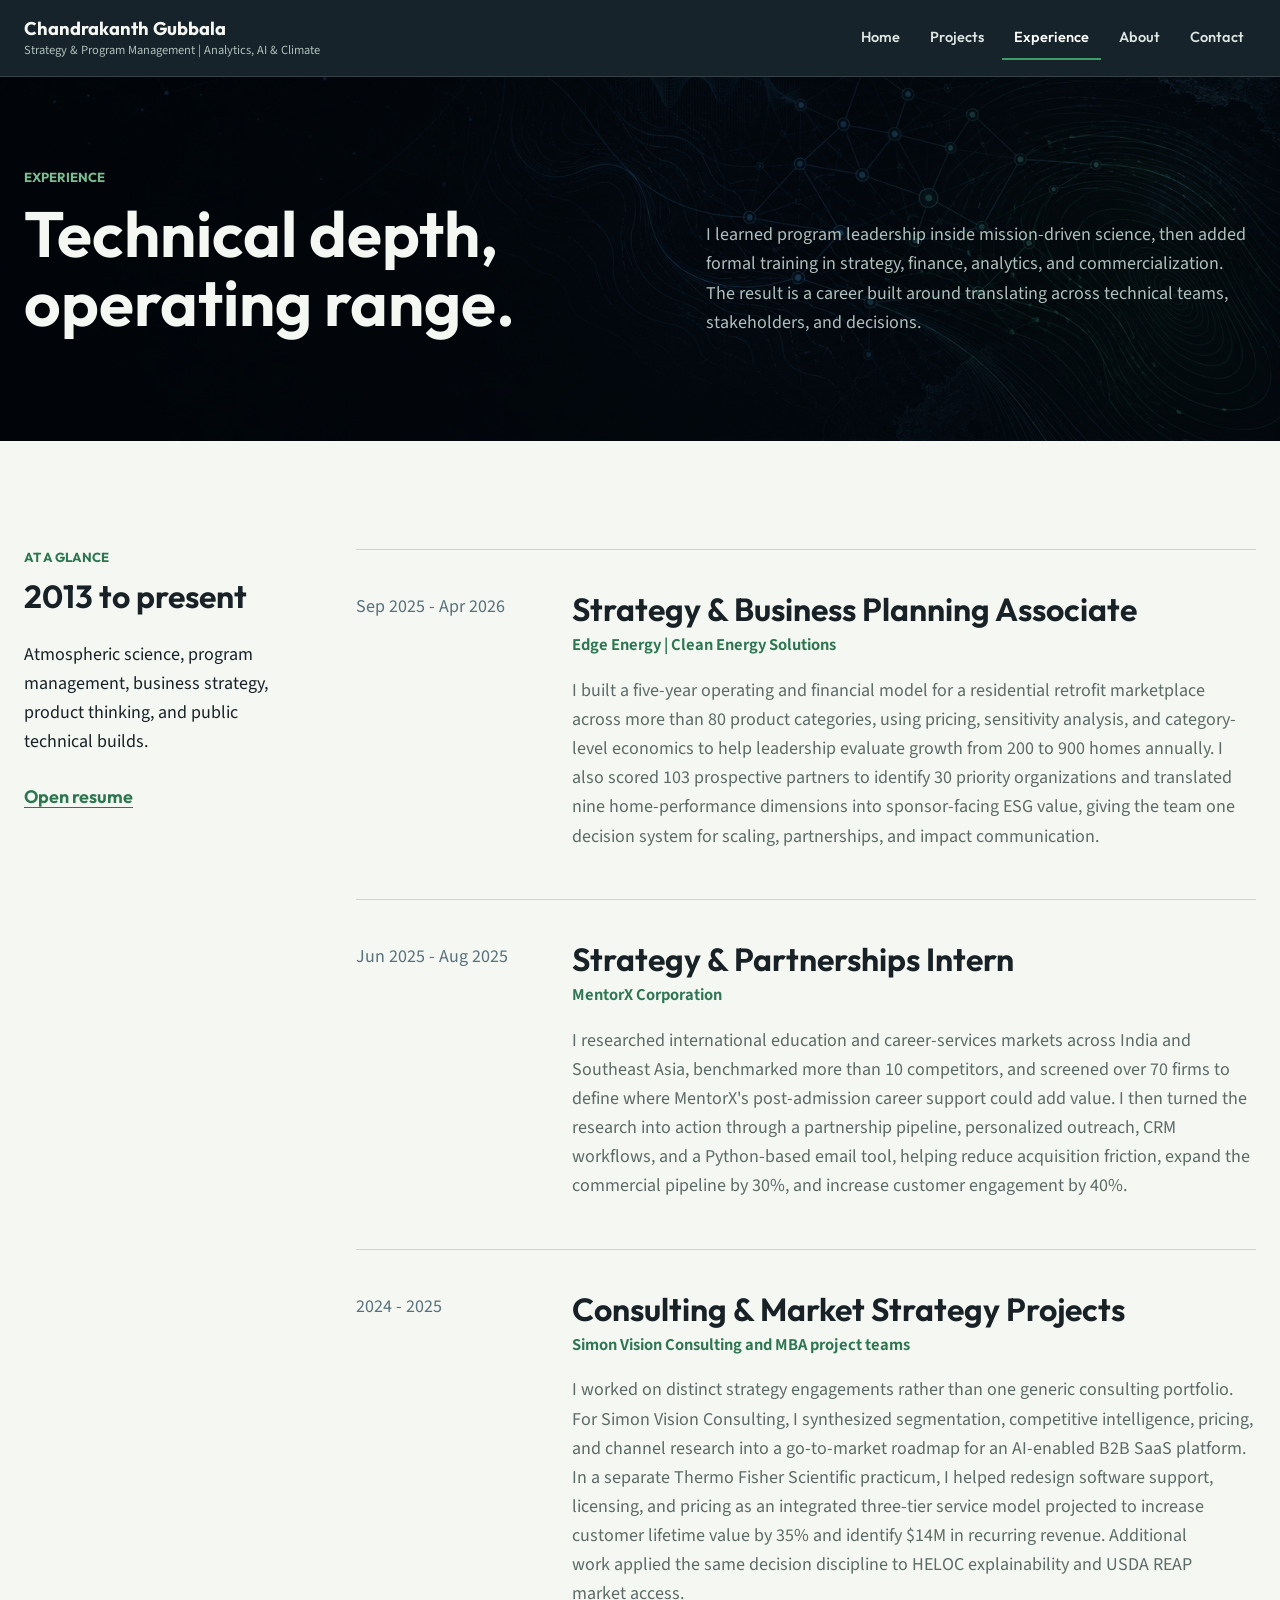
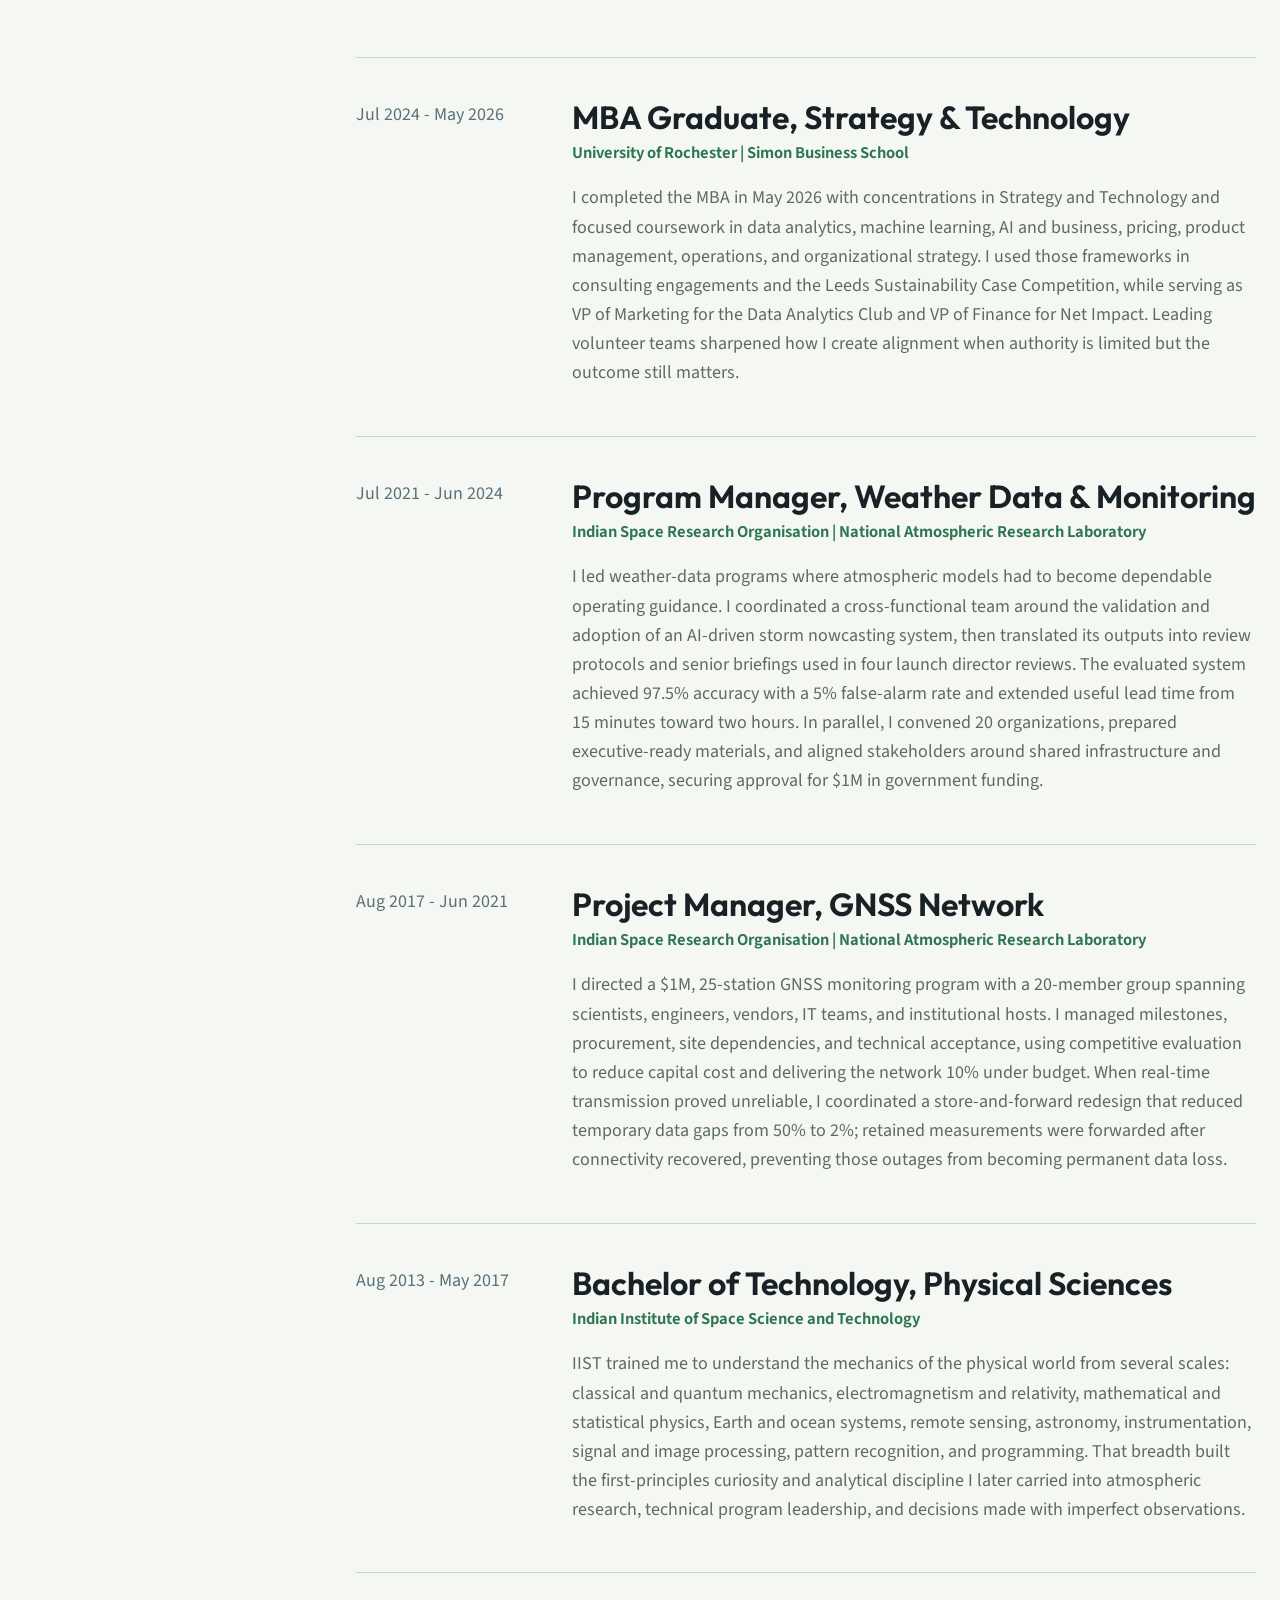
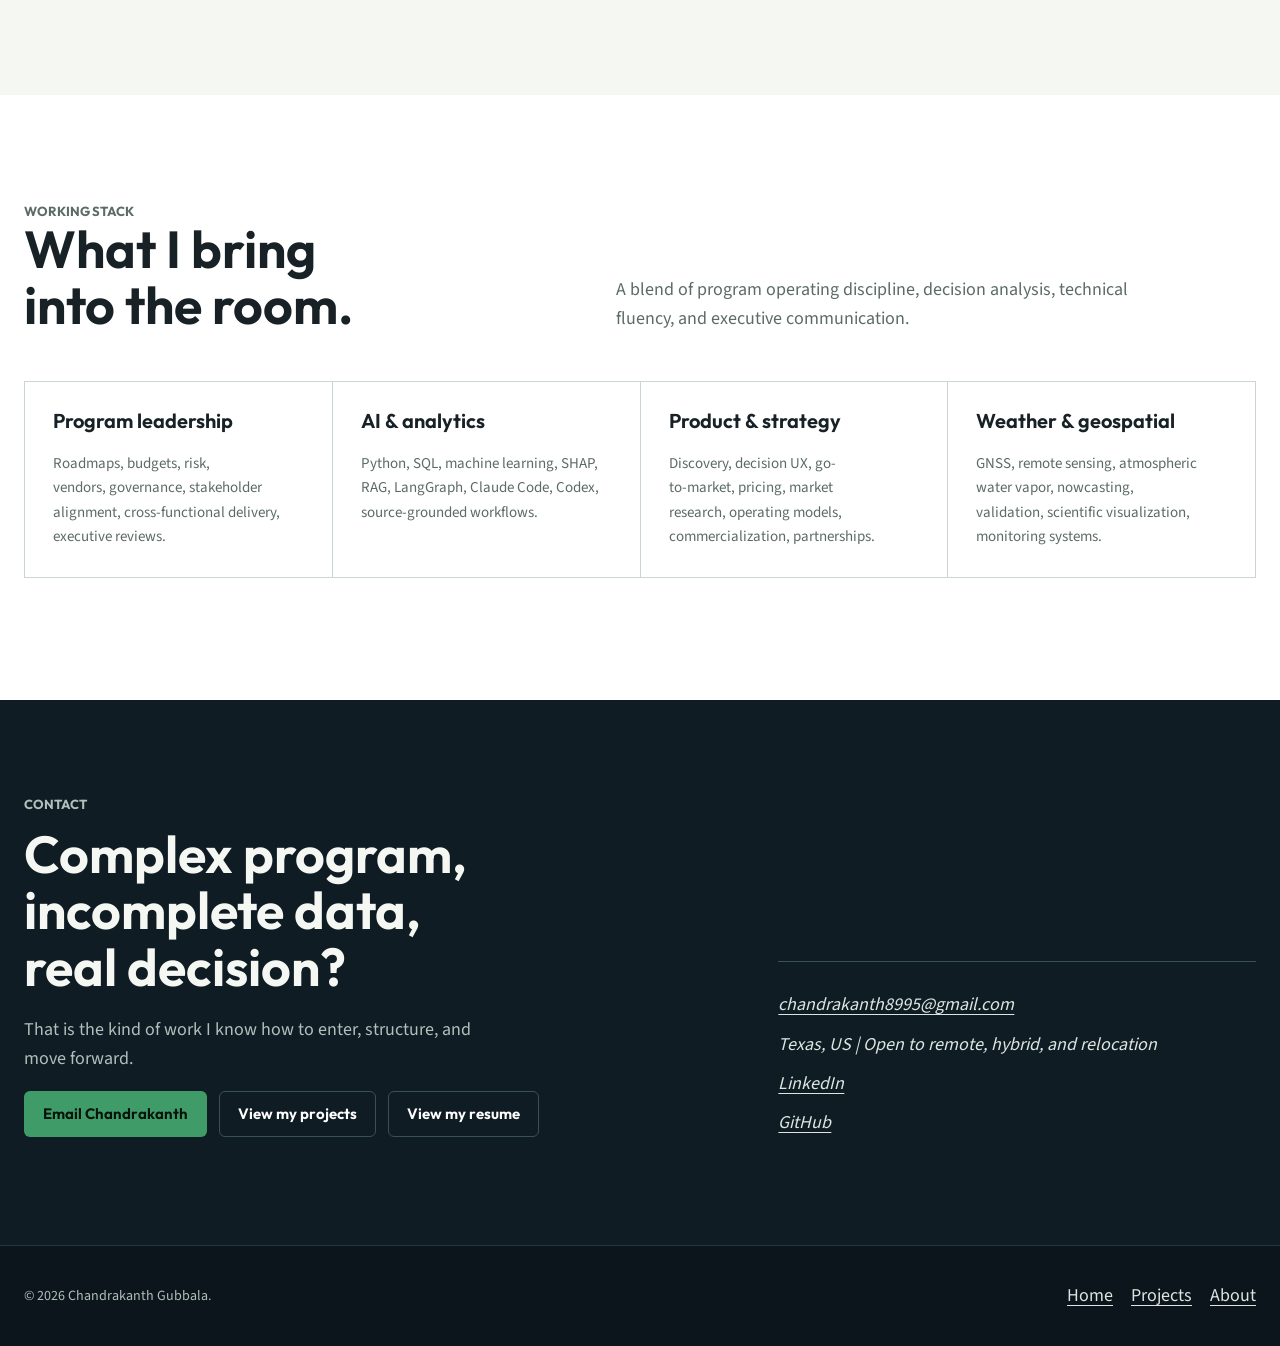
<file: experience.html>
<!DOCTYPE html>
<html lang="en">
<head>
    <meta charset="utf-8"><meta name="viewport" content="width=device-width, initial-scale=1">
    <title>Experience | Chandrakanth Gubbala</title>
    <meta name="description" content="Chandrakanth Gubbala's experience across strategy, program execution, decision analytics, AI products, climate, and technically complex operations.">
    <link rel="canonical" href="https://chandrakanth-gubbala.github.io/Chandrakanth-Gubbala-Portfolio/experience.html">
    <meta property="og:type" content="website"><meta property="og:title" content="Experience | Chandrakanth Gubbala"><meta property="og:description" content="Technical depth, business judgment, and operating range across complex programs and decisions."><meta property="og:url" content="https://chandrakanth-gubbala.github.io/Chandrakanth-Gubbala-Portfolio/experience.html"><meta property="og:image" content="https://chandrakanth-gubbala.github.io/Chandrakanth-Gubbala-Portfolio/assets/images/profile-photo.jpg"><meta name="twitter:card" content="summary_large_image">
    <meta name="theme-color" content="#101c24"><link rel="icon" href="favicon.png" type="image/png"><link rel="preload" href="assets/fonts/Outfit-Variable.woff2" as="font" type="font/woff2" crossorigin><link rel="stylesheet" href="styles.css?v=20260822">
</head>
<body>
    <a class="skip-link" href="#main">Skip to main content</a>
    <header class="site-header"><nav class="site-nav container" aria-label="Primary"><a class="brand" href="index.html" aria-label="Chandrakanth Gubbala, home"><strong>Chandrakanth Gubbala</strong><span>Strategy &amp; Program Management | Analytics, AI &amp; Climate</span></a><button class="menu-toggle" type="button" aria-expanded="false" aria-controls="primary-navigation" aria-label="Open navigation"><span></span></button><ul class="nav-links" id="primary-navigation"><li><a href="index.html">Home</a></li><li><a href="work.html">Projects</a></li><li><a href="experience.html" aria-current="page">Experience</a></li><li><a href="about.html">About</a></li><li><a href="#contact">Contact</a></li></ul></nav></header>
    <main id="main">
        <header class="page-hero"><div class="container page-heading"><div><p class="eyebrow">Experience</p><h1>Technical depth, operating range.</h1></div><p>I learned program leadership inside mission-driven science, then added formal training in strategy, finance, analytics, and commercialization. The result is a career built around translating across technical teams, stakeholders, and decisions.</p></div></header>

        <section class="section"><div class="container experience-layout">
            <aside class="experience-aside"><p class="eyebrow">At a glance</p><h2>2013 to present</h2><p>Atmospheric science, program management, business strategy, product thinking, and public technical builds.</p><a class="text-link" href="assets/documents/Chandrakanth-Gubbala-Resume.pdf" target="_blank" rel="noopener">Open resume</a></aside>
            <div class="experience-list">
                <article class="experience-entry reveal"><time>Sep 2025 - Apr 2026</time><div><h2>Strategy &amp; Business Planning Associate</h2><h3>Edge Energy | Clean Energy Solutions</h3><p>I built a five-year operating and financial model for a residential retrofit marketplace across more than 80 product categories, using pricing, sensitivity analysis, and category-level economics to help leadership evaluate growth from 200 to 900 homes annually. I also scored 103 prospective partners to identify 30 priority organizations and translated nine home-performance dimensions into sponsor-facing ESG value, giving the team one decision system for scaling, partnerships, and impact communication.</p></div></article>

                <article class="experience-entry reveal"><time>Jun 2025 - Aug 2025</time><div><h2>Strategy &amp; Partnerships Intern</h2><h3>MentorX Corporation</h3><p>I researched international education and career-services markets across India and Southeast Asia, benchmarked more than 10 competitors, and screened over 70 firms to define where MentorX's post-admission career support could add value. I then turned the research into action through a partnership pipeline, personalized outreach, CRM workflows, and a Python-based email tool, helping reduce acquisition friction, expand the commercial pipeline by 30%, and increase customer engagement by 40%.</p></div></article>

                <article class="experience-entry reveal"><time>2024 - 2025</time><div><h2>Consulting &amp; Market Strategy Projects</h2><h3>Simon Vision Consulting and MBA project teams</h3><p>I worked on distinct strategy engagements rather than one generic consulting portfolio. For Simon Vision Consulting, I synthesized segmentation, competitive intelligence, pricing, and channel research into a go-to-market roadmap for an AI-enabled B2B SaaS platform. In a separate Thermo Fisher Scientific practicum, I helped redesign software support, licensing, and pricing as an integrated three-tier service model projected to increase customer lifetime value by 35% and identify $14M in recurring revenue. Additional work applied the same decision discipline to HELOC explainability and USDA REAP market access.</p></div></article>

                <article class="experience-entry reveal"><time>Jul 2024 - May 2026</time><div><h2>MBA Graduate, Strategy &amp; Technology</h2><h3>University of Rochester | Simon Business School</h3><p>I completed the MBA in May 2026 with concentrations in Strategy and Technology and focused coursework in data analytics, machine learning, AI and business, pricing, product management, operations, and organizational strategy. I used those frameworks in consulting engagements and the Leeds Sustainability Case Competition, while serving as VP of Marketing for the Data Analytics Club and VP of Finance for Net Impact. Leading volunteer teams sharpened how I create alignment when authority is limited but the outcome still matters.</p></div></article>

                <article class="experience-entry reveal"><time>Jul 2021 - Jun 2024</time><div><h2>Program Manager, Weather Data &amp; Monitoring</h2><h3>Indian Space Research Organisation | National Atmospheric Research Laboratory</h3><p>I led weather-data programs where atmospheric models had to become dependable operating guidance. I coordinated a cross-functional team around the validation and adoption of an AI-driven storm nowcasting system, then translated its outputs into review protocols and senior briefings used in four launch director reviews. The evaluated system achieved 97.5% accuracy with a 5% false-alarm rate and extended useful lead time from 15 minutes toward two hours. In parallel, I convened 20 organizations, prepared executive-ready materials, and aligned stakeholders around shared infrastructure and governance, securing approval for $1M in government funding.</p></div></article>

                <article class="experience-entry reveal"><time>Aug 2017 - Jun 2021</time><div><h2>Project Manager, GNSS Network</h2><h3>Indian Space Research Organisation | National Atmospheric Research Laboratory</h3><p>I directed a $1M, 25-station GNSS monitoring program with a 20-member group spanning scientists, engineers, vendors, IT teams, and institutional hosts. I managed milestones, procurement, site dependencies, and technical acceptance, using competitive evaluation to reduce capital cost and delivering the network 10% under budget. When real-time transmission proved unreliable, I coordinated a store-and-forward redesign that reduced temporary data gaps from 50% to 2%; retained measurements were forwarded after connectivity recovered, preventing those outages from becoming permanent data loss.</p></div></article>

                <article class="experience-entry reveal"><time>Aug 2013 - May 2017</time><div><h2>Bachelor of Technology, Physical Sciences</h2><h3>Indian Institute of Space Science and Technology</h3><p>IIST trained me to understand the mechanics of the physical world from several scales: classical and quantum mechanics, electromagnetism and relativity, mathematical and statistical physics, Earth and ocean systems, remote sensing, astronomy, instrumentation, signal and image processing, pattern recognition, and programming. That breadth built the first-principles curiosity and analytical discipline I later carried into atmospheric research, technical program leadership, and decisions made with imperfect observations.</p></div></article>
            </div>
        </div></section>

        <section class="section section-white" aria-labelledby="skills-title"><div class="container"><div class="section-heading"><div><p class="eyebrow">Working stack</p><h2 id="skills-title">What I bring into the room.</h2></div><p>A blend of program operating discipline, decision analysis, technical fluency, and executive communication.</p></div><div class="skills-band">
            <div class="skill-column"><h3>Program leadership</h3><p>Roadmaps, budgets, risk, vendors, governance, stakeholder alignment, cross-functional delivery, executive reviews.</p></div>
            <div class="skill-column"><h3>AI &amp; analytics</h3><p>Python, SQL, machine learning, SHAP, RAG, LangGraph, Claude Code, Codex, source-grounded workflows.</p></div>
            <div class="skill-column"><h3>Product &amp; strategy</h3><p>Discovery, decision UX, go-to-market, pricing, market research, operating models, commercialization, partnerships.</p></div>
            <div class="skill-column"><h3>Weather &amp; geospatial</h3><p>GNSS, remote sensing, atmospheric water vapor, nowcasting, validation, scientific visualization, monitoring systems.</p></div>
        </div></div></section>

        <section class="contact-band" id="contact"><div class="container contact-grid"><div><p class="eyebrow">Contact</p><h2>Complex program, incomplete data, real decision?</h2><p>That is the kind of work I know how to enter, structure, and move forward.</p><div class="contact-links"><a class="button button-primary" href="mailto:chandrakanth8995@gmail.com">Email Chandrakanth</a><a class="button button-secondary" href="work.html">View my projects</a><a class="button button-secondary" href="assets/documents/Chandrakanth-Gubbala-Resume.pdf" target="_blank" rel="noopener">View my resume</a></div></div><address class="contact-details"><a href="mailto:chandrakanth8995@gmail.com">chandrakanth8995@gmail.com</a><span>Texas, US | Open to remote, hybrid, and relocation</span><a href="https://www.linkedin.com/in/chandrakanthgubbala" target="_blank" rel="noopener">LinkedIn</a><a href="https://github.com/Chandrakanth-Gubbala" target="_blank" rel="noopener">GitHub</a></address></div></section>
    </main>
    <footer class="site-footer"><div class="container footer-grid"><p>&copy; 2026 Chandrakanth Gubbala.</p><div class="footer-links"><a href="index.html">Home</a><a href="work.html">Projects</a><a href="about.html">About</a></div></div></footer>
    <script src="script.js?v=20260820" defer></script>
</body>
</html>
</file>
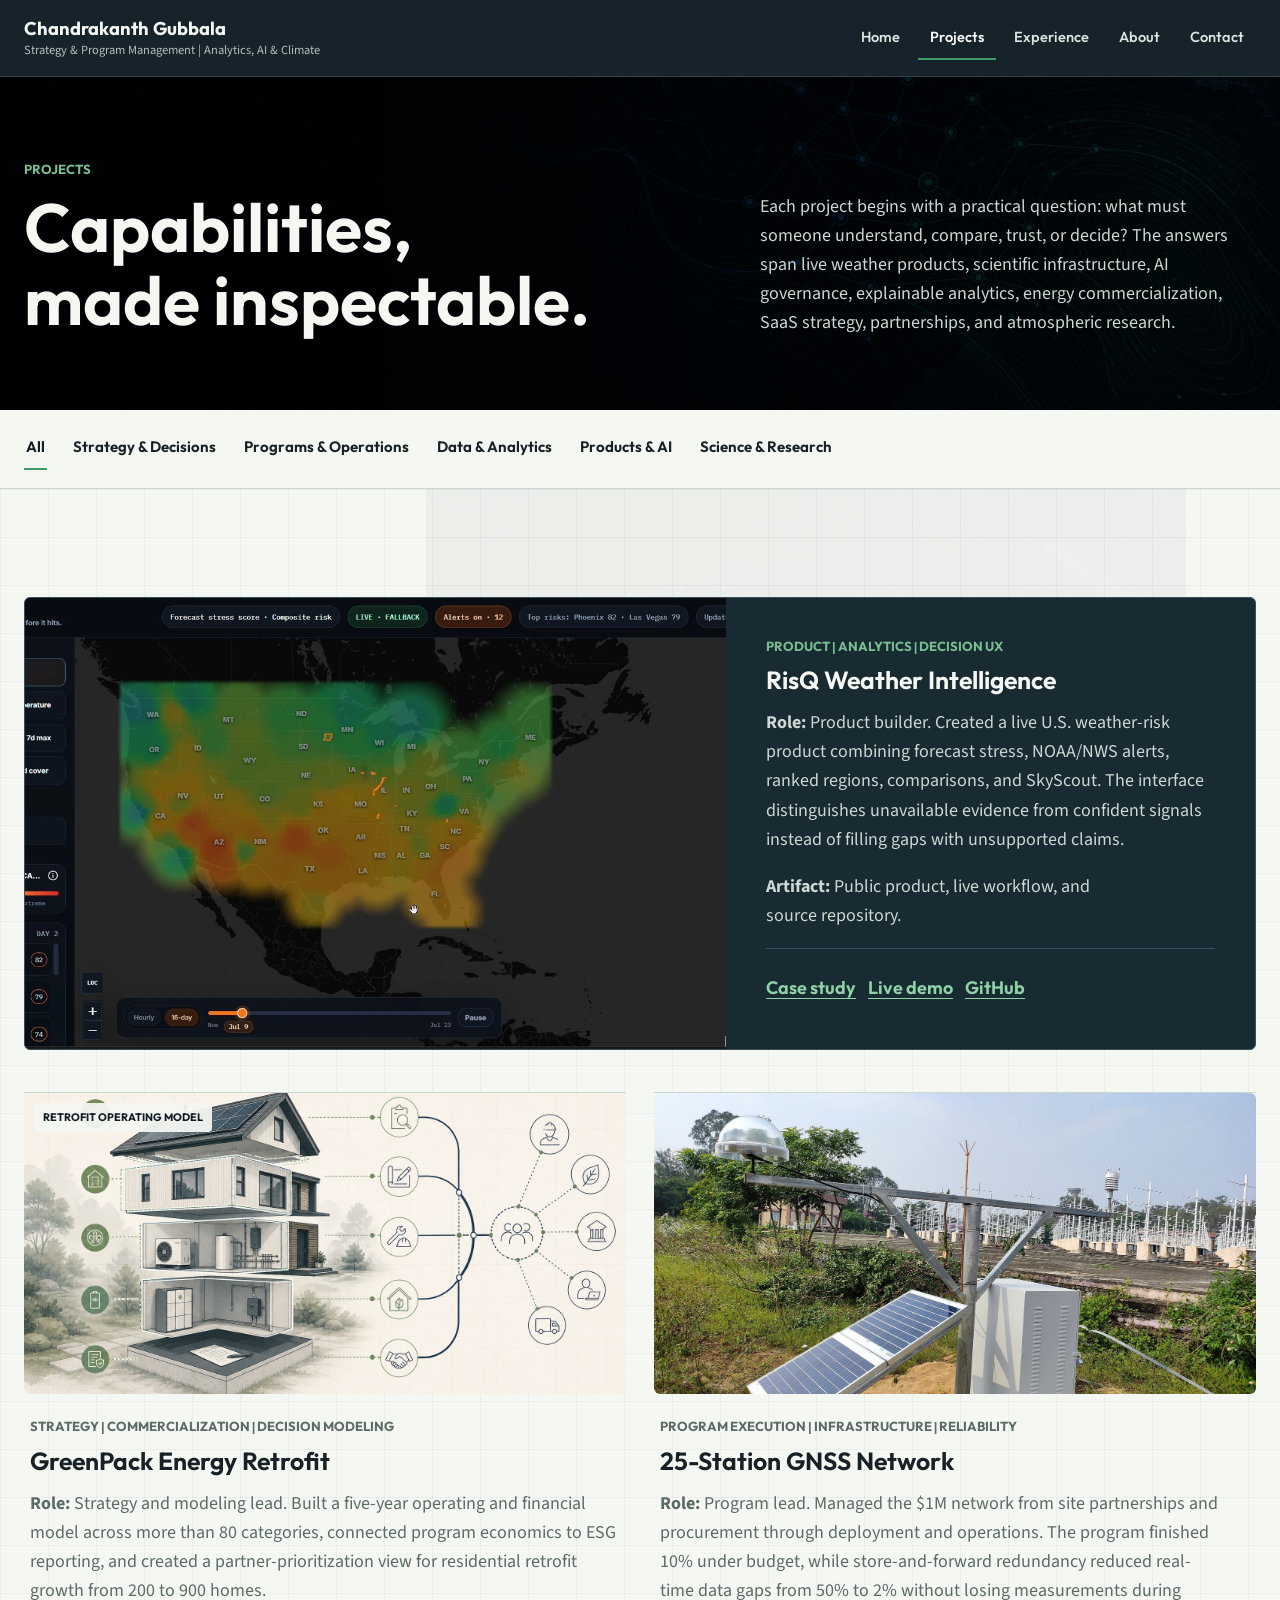
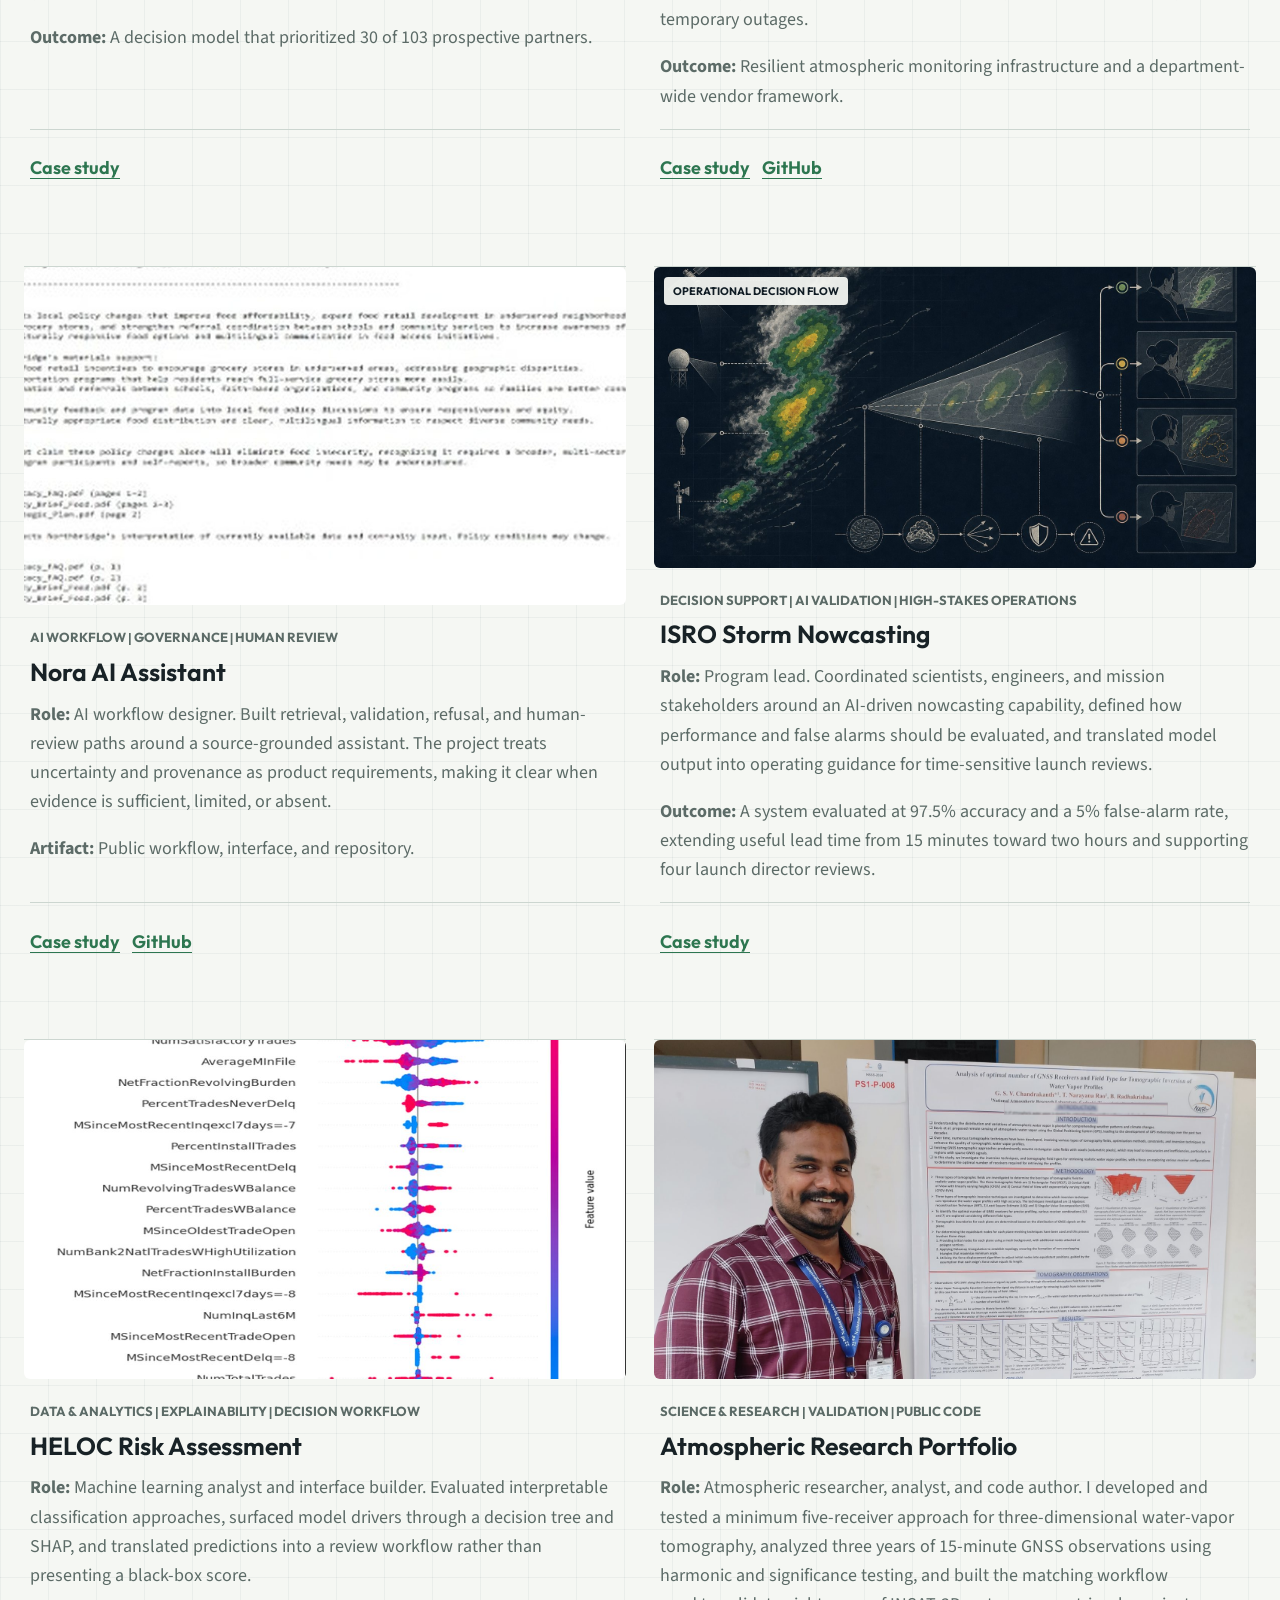
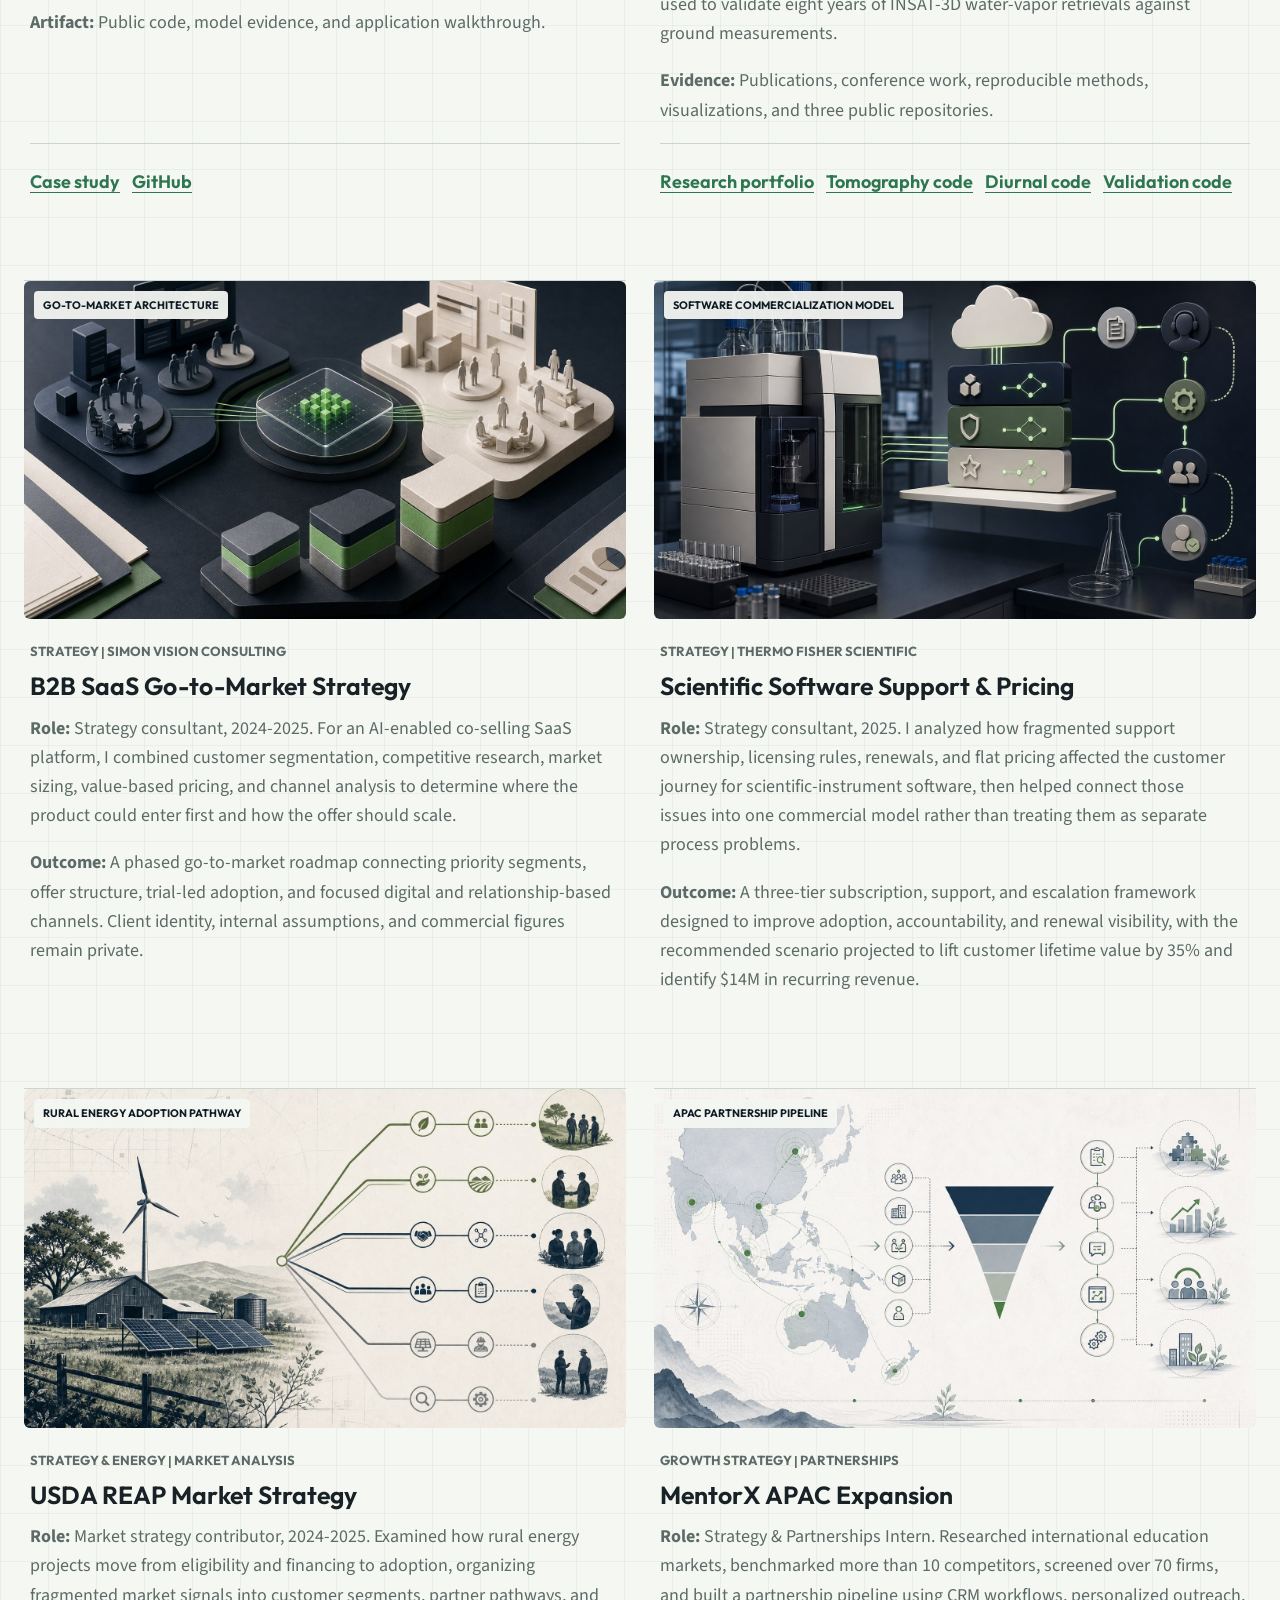
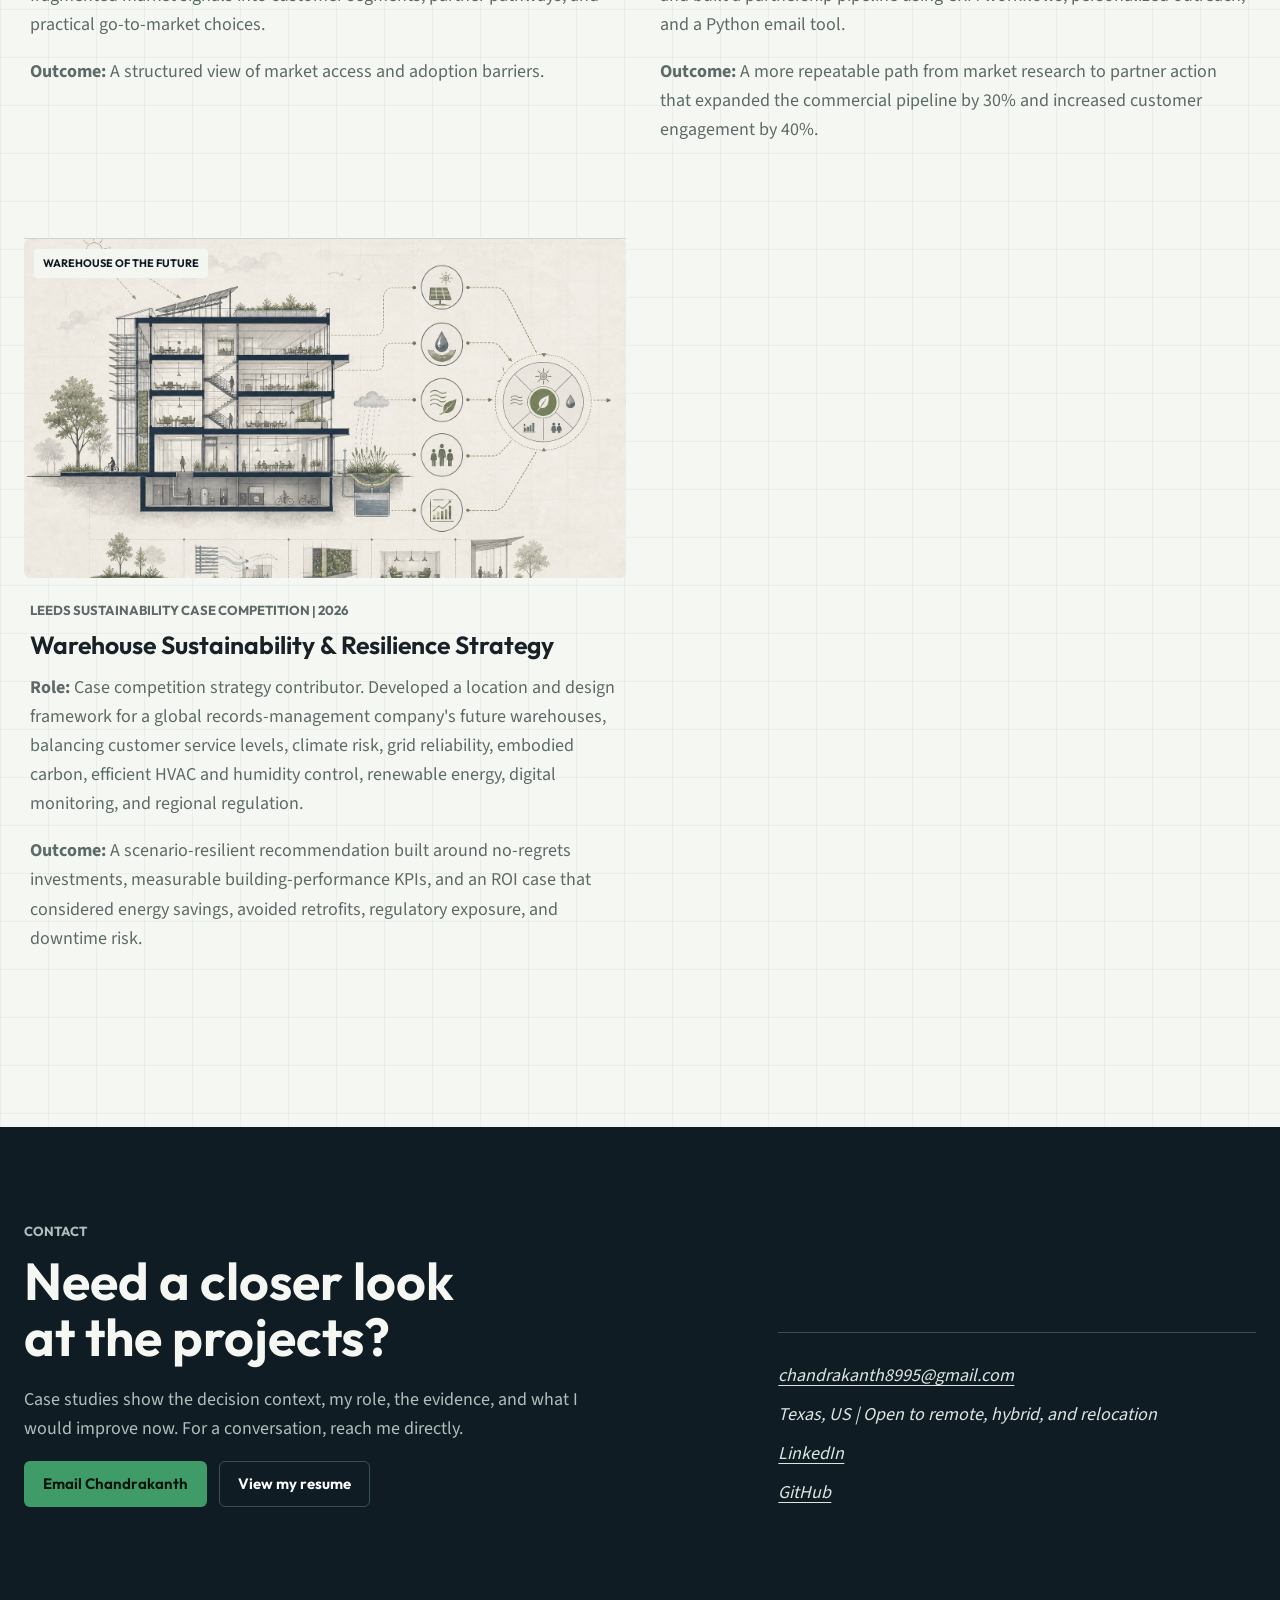
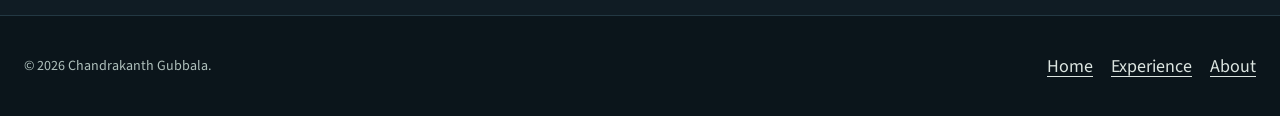
<file: work.html>
<!DOCTYPE html>
<html lang="en">
<head>
    <meta charset="utf-8">
    <meta name="viewport" content="width=device-width, initial-scale=1">
    <title>Projects | Chandrakanth Gubbala</title>
    <meta name="description" content="Explore how Chandrakanth Gubbala applies strategy, program execution, analytics, product judgment, and scientific depth to complex decisions.">
    <link rel="canonical" href="https://chandrakanth-gubbala.github.io/Chandrakanth-Gubbala-Portfolio/work.html">
    <meta property="og:type" content="website"><meta property="og:title" content="Projects | Chandrakanth Gubbala"><meta property="og:description" content="Inspectable evidence across strategy, programs, analytics, products, AI, and scientific research."><meta property="og:url" content="https://chandrakanth-gubbala.github.io/Chandrakanth-Gubbala-Portfolio/work.html"><meta property="og:image" content="https://chandrakanth-gubbala.github.io/Chandrakanth-Gubbala-Portfolio/assets/images/profile-photo.jpg"><meta name="twitter:card" content="summary_large_image">
    <meta name="theme-color" content="#101c24"><link rel="icon" href="favicon.png" type="image/png"><link rel="preload" href="assets/fonts/Outfit-Variable.woff2" as="font" type="font/woff2" crossorigin><link rel="stylesheet" href="styles.css?v=20260822">
</head>
<body class="projects-page">
    <a class="skip-link" href="#main">Skip to main content</a>
    <header class="site-header"><nav class="site-nav container" aria-label="Primary"><a class="brand" href="index.html" aria-label="Chandrakanth Gubbala, home"><strong>Chandrakanth Gubbala</strong><span>Strategy &amp; Program Management | Analytics, AI &amp; Climate</span></a><button class="menu-toggle" type="button" aria-expanded="false" aria-controls="primary-navigation" aria-label="Open navigation"><span></span></button><ul class="nav-links" id="primary-navigation"><li><a href="index.html">Home</a></li><li><a href="work.html" aria-current="page">Projects</a></li><li><a href="experience.html">Experience</a></li><li><a href="about.html">About</a></li><li><a href="#contact">Contact</a></li></ul></nav></header>

    <main id="main">
        <header class="page-hero"><div class="container page-heading"><div><p class="eyebrow">Projects</p><h1>Capabilities, made inspectable.</h1></div><p>Each project begins with a practical question: what must someone understand, compare, trust, or decide? The answers span live weather products, scientific infrastructure, AI governance, explainable analytics, energy commercialization, SaaS strategy, partnerships, and atmospheric research.</p></div></header>

        <div class="filter-bar"><div class="container"><div class="filter-controls" data-project-filters role="group" aria-label="Filter projects by capability"><button class="filter-button is-active" type="button" data-filter="all" aria-pressed="true">All</button><button class="filter-button" type="button" data-filter="strategy" aria-pressed="false">Strategy &amp; Decisions</button><button class="filter-button" type="button" data-filter="programs" aria-pressed="false">Programs &amp; Operations</button><button class="filter-button" type="button" data-filter="analytics" aria-pressed="false">Data &amp; Analytics</button><button class="filter-button" type="button" data-filter="product" aria-pressed="false">Products &amp; AI</button><button class="filter-button" type="button" data-filter="research" aria-pressed="false">Science &amp; Research</button></div><p class="visually-hidden" aria-live="polite" data-filter-status>12 projects shown.</p></div></div>

        <section class="section work-canvas" aria-label="Project portfolio"><div class="container work-grid">
            <article class="project-card project-card-featured reveal" data-project-categories="product analytics"><a class="project-card-media" href="case-studies/risq-weather-intelligence.html"><img src="assets/images/portfolio/risq-weather-dashboard.jpg" width="1600" height="732" alt="RisQ Weather Intelligence dashboard with weather risk map and regional comparisons" loading="lazy" decoding="async"></a><div class="project-card-copy"><p class="project-domain">Product | Analytics | Decision UX</p><h2><a class="project-card-link" href="case-studies/risq-weather-intelligence.html">RisQ Weather Intelligence</a></h2><p><strong>Role:</strong> Product builder. Created a live U.S. weather-risk product combining forecast stress, NOAA/NWS alerts, ranked regions, comparisons, and SkyScout. The interface distinguishes unavailable evidence from confident signals instead of filling gaps with unsupported claims.</p><p><strong>Artifact:</strong> Public product, live workflow, and source repository.</p><div class="project-actions"><a href="case-studies/risq-weather-intelligence.html">Case study</a><a href="https://risq-weather-intelligence.onrender.com/" target="_blank" rel="noopener">Live demo</a><a href="https://github.com/Chandrakanth-Gubbala/risq-weather-intelligence" target="_blank" rel="noopener">GitHub</a></div></div></article>

            <article class="project-card project-card-evidence reveal" data-project-categories="strategy analytics"><a class="project-card-media" href="case-studies/greenpack-energy-retrofit.html"><img src="assets/images/portfolio/sanitized-greenpack.jpg" width="1536" height="1024" alt="Editorial illustration of residential retrofit economics and operating choices" loading="lazy" decoding="async"><span class="visual-label">Retrofit operating model</span></a><div class="project-card-copy"><p class="project-domain">Strategy | Commercialization | Decision modeling</p><h2><a class="project-card-link" href="case-studies/greenpack-energy-retrofit.html">GreenPack Energy Retrofit</a></h2><p><strong>Role:</strong> Strategy and modeling lead. Built a five-year operating and financial model across more than 80 categories, connected program economics to ESG reporting, and created a partner-prioritization view for residential retrofit growth from 200 to 900 homes.</p><p><strong>Outcome:</strong> A decision model that prioritized 30 of 103 prospective partners.</p><div class="project-actions"><a href="case-studies/greenpack-energy-retrofit.html">Case study</a></div></div></article>

            <article class="project-card project-card-evidence reveal" data-project-categories="programs analytics research"><a class="project-card-media" href="case-studies/gnss-monitoring-network.html"><img src="assets/images/portfolio/gnss-field-array.jpg" width="1600" height="1000" alt="GNSS atmospheric monitoring receiver installed in a field" loading="lazy" decoding="async"></a><div class="project-card-copy"><p class="project-domain">Program execution | Infrastructure | Reliability</p><h2><a class="project-card-link" href="case-studies/gnss-monitoring-network.html">25-Station GNSS Network</a></h2><p><strong>Role:</strong> Program lead. Managed the $1M network from site partnerships and procurement through deployment and operations. The program finished 10% under budget, while store-and-forward redundancy reduced real-time data gaps from 50% to 2% without losing measurements during temporary outages.</p><p><strong>Outcome:</strong> Resilient atmospheric monitoring infrastructure and a department-wide vendor framework.</p><div class="project-actions"><a href="case-studies/gnss-monitoring-network.html">Case study</a><a href="https://github.com/Chandrakanth-Gubbala/gnss-tropospheric-tomography" target="_blank" rel="noopener">GitHub</a></div></div></article>

            <article class="project-card reveal" data-project-categories="product programs"><a class="project-card-media" href="case-studies/nora-ai-assistant.html"><img src="assets/images/portfolio/nora-ai-source-grounding.jpg" width="1200" height="760" alt="Nora AI interface showing source-grounded response evidence" loading="lazy" decoding="async"></a><div class="project-card-copy"><p class="project-domain">AI workflow | Governance | Human review</p><h2><a class="project-card-link" href="case-studies/nora-ai-assistant.html">Nora AI Assistant</a></h2><p><strong>Role:</strong> AI workflow designer. Built retrieval, validation, refusal, and human-review paths around a source-grounded assistant. The project treats uncertainty and provenance as product requirements, making it clear when evidence is sufficient, limited, or absent.</p><p><strong>Artifact:</strong> Public workflow, interface, and repository.</p><div class="project-actions"><a href="case-studies/nora-ai-assistant.html">Case study</a><a href="https://github.com/Chandrakanth-Gubbala/nora-ai-assistant" target="_blank" rel="noopener">GitHub</a></div></div></article>

            <article class="project-card project-card-evidence reveal" data-project-categories="programs analytics research"><a class="project-card-media" href="case-studies/isro-storm-nowcasting.html"><img src="assets/images/portfolio/sanitized-isro-nowcasting.jpg" width="1536" height="1024" alt="Editorial illustration of weather observations converging into a mission decision flow" loading="lazy" decoding="async"><span class="visual-label">Operational decision flow</span></a><div class="project-card-copy"><p class="project-domain">Decision support | AI validation | High-stakes operations</p><h2><a class="project-card-link" href="case-studies/isro-storm-nowcasting.html">ISRO Storm Nowcasting</a></h2><p><strong>Role:</strong> Program lead. Coordinated scientists, engineers, and mission stakeholders around an AI-driven nowcasting capability, defined how performance and false alarms should be evaluated, and translated model output into operating guidance for time-sensitive launch reviews.</p><p><strong>Outcome:</strong> A system evaluated at 97.5% accuracy and a 5% false-alarm rate, extending useful lead time from 15 minutes toward two hours and supporting four launch director reviews.</p><div class="project-actions"><a href="case-studies/isro-storm-nowcasting.html">Case study</a></div></div></article>

            <article class="project-card reveal" data-project-categories="analytics product"><a class="project-card-media" href="case-studies/heloc-risk-assessment.html"><img src="assets/images/portfolio/heloc-shap-summary.jpg" width="1200" height="900" alt="SHAP feature summary for a HELOC credit risk model" loading="lazy" decoding="async"></a><div class="project-card-copy"><p class="project-domain">Data &amp; analytics | Explainability | Decision workflow</p><h2><a class="project-card-link" href="case-studies/heloc-risk-assessment.html">HELOC Risk Assessment</a></h2><p><strong>Role:</strong> Machine learning analyst and interface builder. Evaluated interpretable classification approaches, surfaced model drivers through a decision tree and SHAP, and translated predictions into a review workflow rather than presenting a black-box score.</p><p><strong>Artifact:</strong> Public code, model evidence, and application walkthrough.</p><div class="project-actions"><a href="case-studies/heloc-risk-assessment.html">Case study</a><a href="https://github.com/Chandrakanth-Gubbala/heloc-credit-risk-explainability" target="_blank" rel="noopener">GitHub</a></div></div></article>

            <article class="project-card reveal" data-project-categories="research analytics"><a class="project-card-media" href="case-studies/atmospheric-research.html"><img src="assets/images/portfolio/nsss-tomography-poster.jpg" width="1600" height="950" alt="Scientific conference poster about GNSS tropospheric tomography" loading="lazy" decoding="async"></a><div class="project-card-copy"><p class="project-domain">Science &amp; research | Validation | Public code</p><h2><a class="project-card-link" href="case-studies/atmospheric-research.html">Atmospheric Research Portfolio</a></h2><p><strong>Role:</strong> Atmospheric researcher, analyst, and code author. I developed and tested a minimum five-receiver approach for three-dimensional water-vapor tomography, analyzed three years of 15-minute GNSS observations using harmonic and significance testing, and built the matching workflow used to validate eight years of INSAT-3D water-vapor retrievals against ground measurements.</p><p><strong>Evidence:</strong> Publications, conference work, reproducible methods, visualizations, and three public repositories.</p><div class="project-actions"><a href="case-studies/atmospheric-research.html">Research portfolio</a><a href="https://github.com/Chandrakanth-Gubbala/gnss-tropospheric-tomography" target="_blank" rel="noopener">Tomography code</a><a href="https://github.com/Chandrakanth-Gubbala/diurnal-iwv-variation-analysis" target="_blank" rel="noopener">Diurnal code</a><a href="https://github.com/Chandrakanth-Gubbala/insat-gnss-water-vapor-validation" target="_blank" rel="noopener">Validation code</a></div></div></article>

            <article class="project-card reveal" data-project-categories="strategy"><div class="project-card-media"><img src="assets/images/portfolio/b2b-saas-gtm-strategy.jpg" width="1536" height="1024" alt="Editorial visualization of two business ecosystems connected through a tiered B2B SaaS collaboration platform" loading="lazy" decoding="async"><span class="visual-label">Go-to-market architecture</span></div><div class="project-card-copy"><p class="project-domain">Strategy | Simon Vision Consulting</p><h2>B2B SaaS Go-to-Market Strategy</h2><p><strong>Role:</strong> Strategy consultant, 2024-2025. For an AI-enabled co-selling SaaS platform, I combined customer segmentation, competitive research, market sizing, value-based pricing, and channel analysis to determine where the product could enter first and how the offer should scale.</p><p><strong>Outcome:</strong> A phased go-to-market roadmap connecting priority segments, offer structure, trial-led adoption, and focused digital and relationship-based channels. Client identity, internal assumptions, and commercial figures remain private.</p></div></article>

            <article class="project-card reveal" data-project-categories="strategy"><div class="project-card-media"><img src="assets/images/portfolio/thermo-fisher-software-strategy.jpg" width="1536" height="1024" alt="Editorial visualization of analytical laboratory software connected to tiered licensing and unified customer support" loading="lazy" decoding="async"><span class="visual-label">Software commercialization model</span></div><div class="project-card-copy"><p class="project-domain">Strategy | Thermo Fisher Scientific</p><h2>Scientific Software Support &amp; Pricing</h2><p><strong>Role:</strong> Strategy consultant, 2025. I analyzed how fragmented support ownership, licensing rules, renewals, and flat pricing affected the customer journey for scientific-instrument software, then helped connect those issues into one commercial model rather than treating them as separate process problems.</p><p><strong>Outcome:</strong> A three-tier subscription, support, and escalation framework designed to improve adoption, accountability, and renewal visibility, with the recommended scenario projected to lift customer lifetime value by 35% and identify $14M in recurring revenue.</p></div></article>

            <article class="project-card reveal" data-project-categories="strategy analytics"><div class="project-card-media"><img src="assets/images/portfolio/sanitized-usda-reap.jpg" width="1536" height="1024" alt="Editorial illustration connecting rural businesses, clean-energy assets, and financing" loading="lazy" decoding="async"><span class="visual-label">Rural energy adoption pathway</span></div><div class="project-card-copy"><p class="project-domain">Strategy &amp; Energy | Market analysis</p><h2>USDA REAP Market Strategy</h2><p><strong>Role:</strong> Market strategy contributor, 2024-2025. Examined how rural energy projects move from eligibility and financing to adoption, organizing fragmented market signals into customer segments, partner pathways, and practical go-to-market choices.</p><p><strong>Outcome:</strong> A structured view of market access and adoption barriers.</p></div></article>

            <article class="project-card reveal" data-project-categories="strategy programs"><div class="project-card-media"><img src="assets/images/portfolio/sanitized-mentorx-apac.jpg" width="1536" height="1024" alt="Editorial illustration of APAC partnerships, pipeline stages, and CRM operations" loading="lazy" decoding="async"><span class="visual-label">APAC partnership pipeline</span></div><div class="project-card-copy"><p class="project-domain">Growth strategy | Partnerships</p><h2>MentorX APAC Expansion</h2><p><strong>Role:</strong> Strategy &amp; Partnerships Intern. Researched international education markets, benchmarked more than 10 competitors, screened over 70 firms, and built a partnership pipeline using CRM workflows, personalized outreach, and a Python email tool.</p><p><strong>Outcome:</strong> A more repeatable path from market research to partner action that expanded the commercial pipeline by 30% and increased customer engagement by 40%.</p></div></article>

            <article class="project-card reveal" data-project-categories="strategy programs"><div class="project-card-media"><img src="assets/images/portfolio/sanitized-leed-building.jpg" width="1536" height="1024" alt="Editorial illustration of a future warehouse combining efficient building systems, renewable energy, and operational monitoring" loading="lazy" decoding="async"><span class="visual-label">Warehouse of the Future</span></div><div class="project-card-copy"><p class="project-domain">Leeds Sustainability Case Competition | 2026</p><h2>Warehouse Sustainability &amp; Resilience Strategy</h2><p><strong>Role:</strong> Case competition strategy contributor. Developed a location and design framework for a global records-management company's future warehouses, balancing customer service levels, climate risk, grid reliability, embodied carbon, efficient HVAC and humidity control, renewable energy, digital monitoring, and regional regulation.</p><p><strong>Outcome:</strong> A scenario-resilient recommendation built around no-regrets investments, measurable building-performance KPIs, and an ROI case that considered energy savings, avoided retrofits, regulatory exposure, and downtime risk.</p></div></article>
        </div></section>

        <section class="contact-band" id="contact"><div class="container contact-grid"><div><p class="eyebrow">Contact</p><h2>Need a closer look at the projects?</h2><p>Case studies show the decision context, my role, the evidence, and what I would improve now. For a conversation, reach me directly.</p><div class="contact-links"><a class="button button-primary" href="mailto:chandrakanth8995@gmail.com">Email Chandrakanth</a><a class="button button-secondary" href="assets/documents/Chandrakanth-Gubbala-Resume.pdf" target="_blank" rel="noopener">View my resume</a></div></div><address class="contact-details"><a href="mailto:chandrakanth8995@gmail.com">chandrakanth8995@gmail.com</a><span>Texas, US | Open to remote, hybrid, and relocation</span><a href="https://www.linkedin.com/in/chandrakanthgubbala" target="_blank" rel="noopener">LinkedIn</a><a href="https://github.com/Chandrakanth-Gubbala" target="_blank" rel="noopener">GitHub</a></address></div></section>
    </main>
    <footer class="site-footer"><div class="container footer-grid"><p>&copy; 2026 Chandrakanth Gubbala.</p><div class="footer-links"><a href="index.html">Home</a><a href="experience.html">Experience</a><a href="about.html">About</a></div></div></footer>
    <script src="script.js?v=20260820" defer></script>
</body>
</html>
</file>
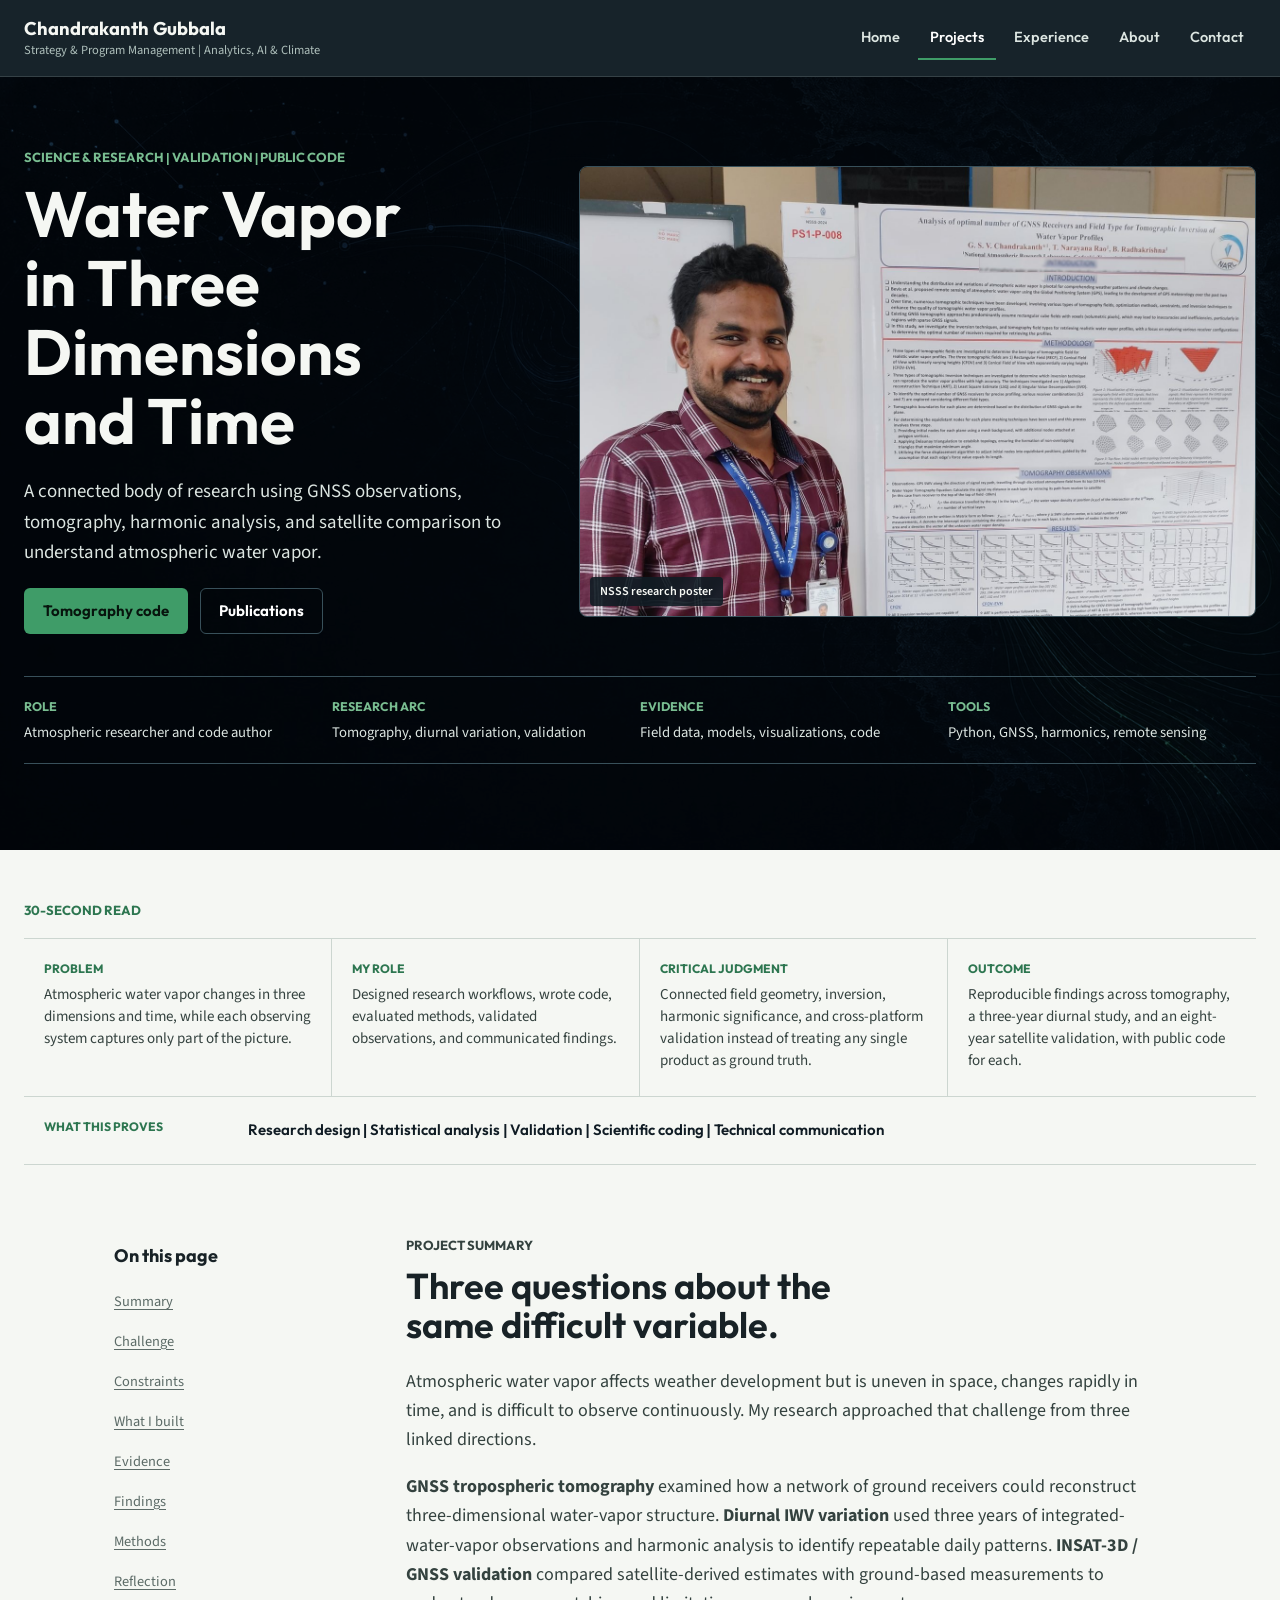
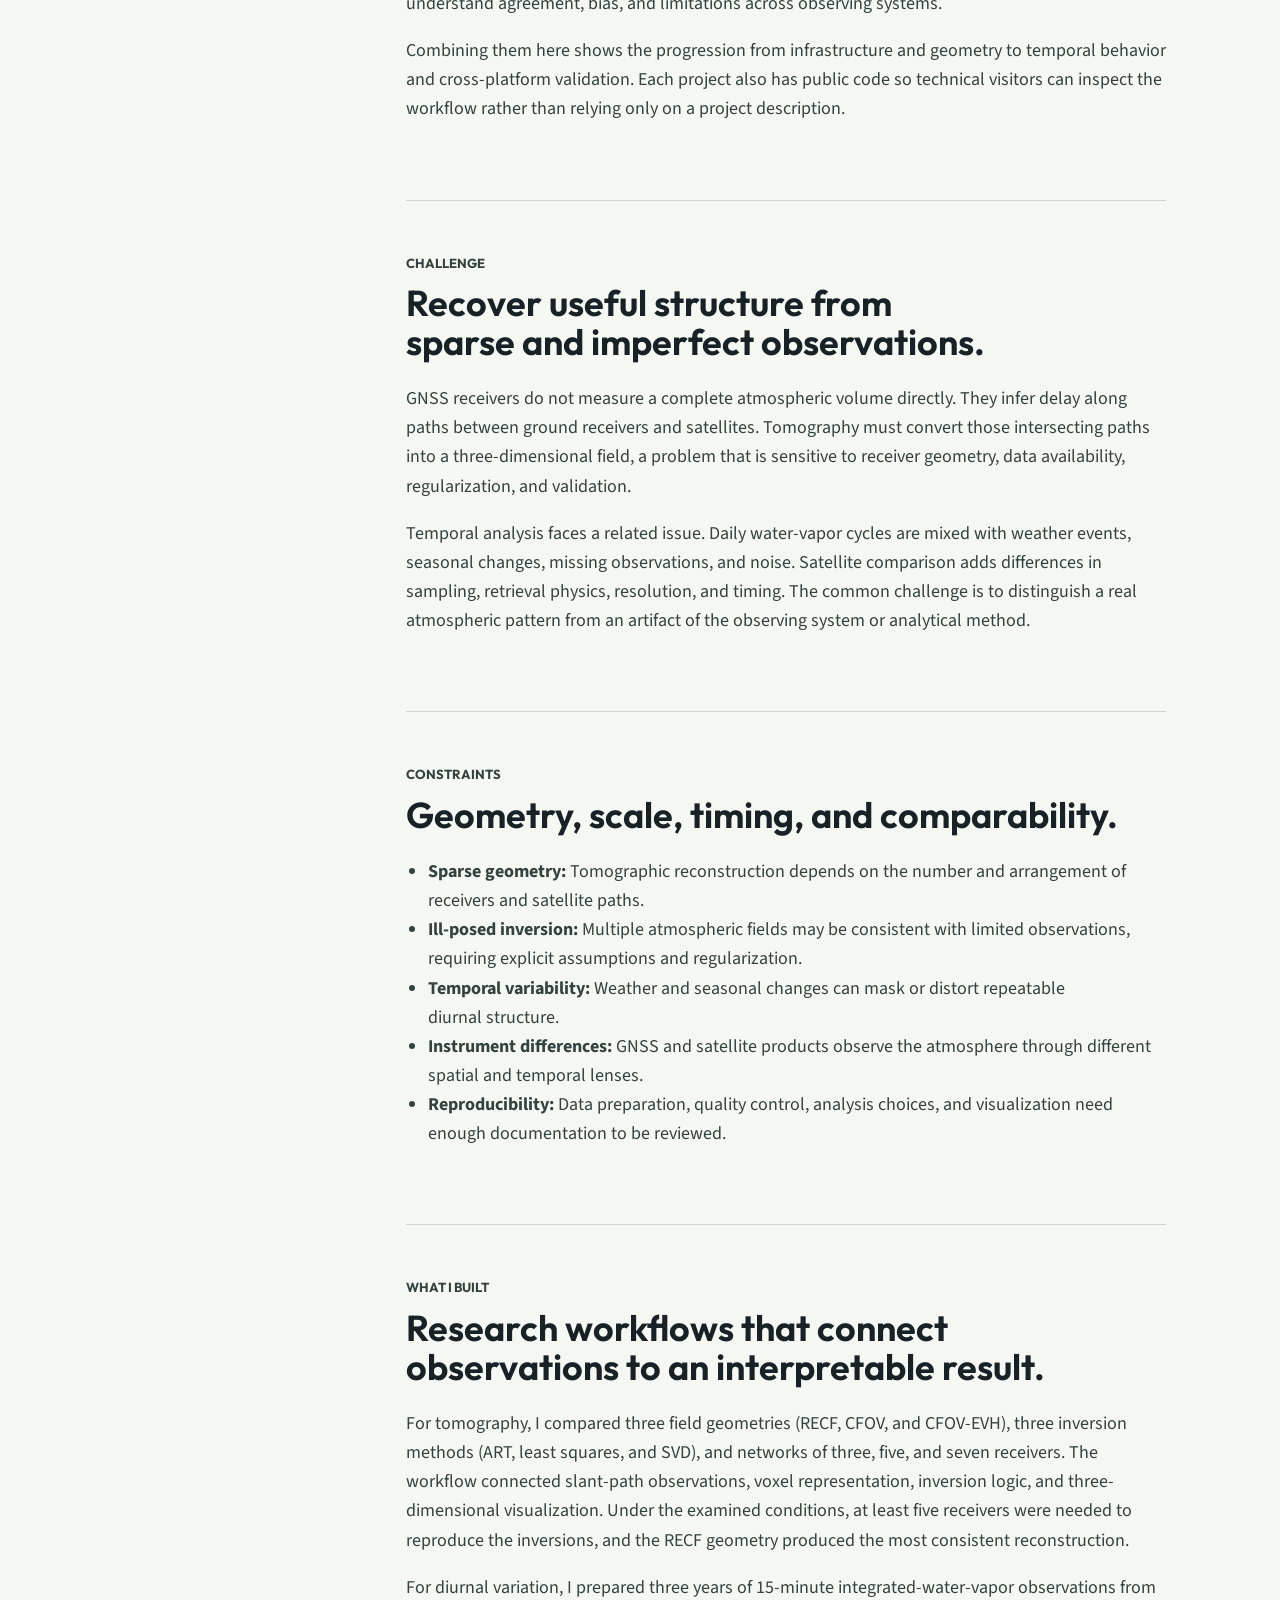
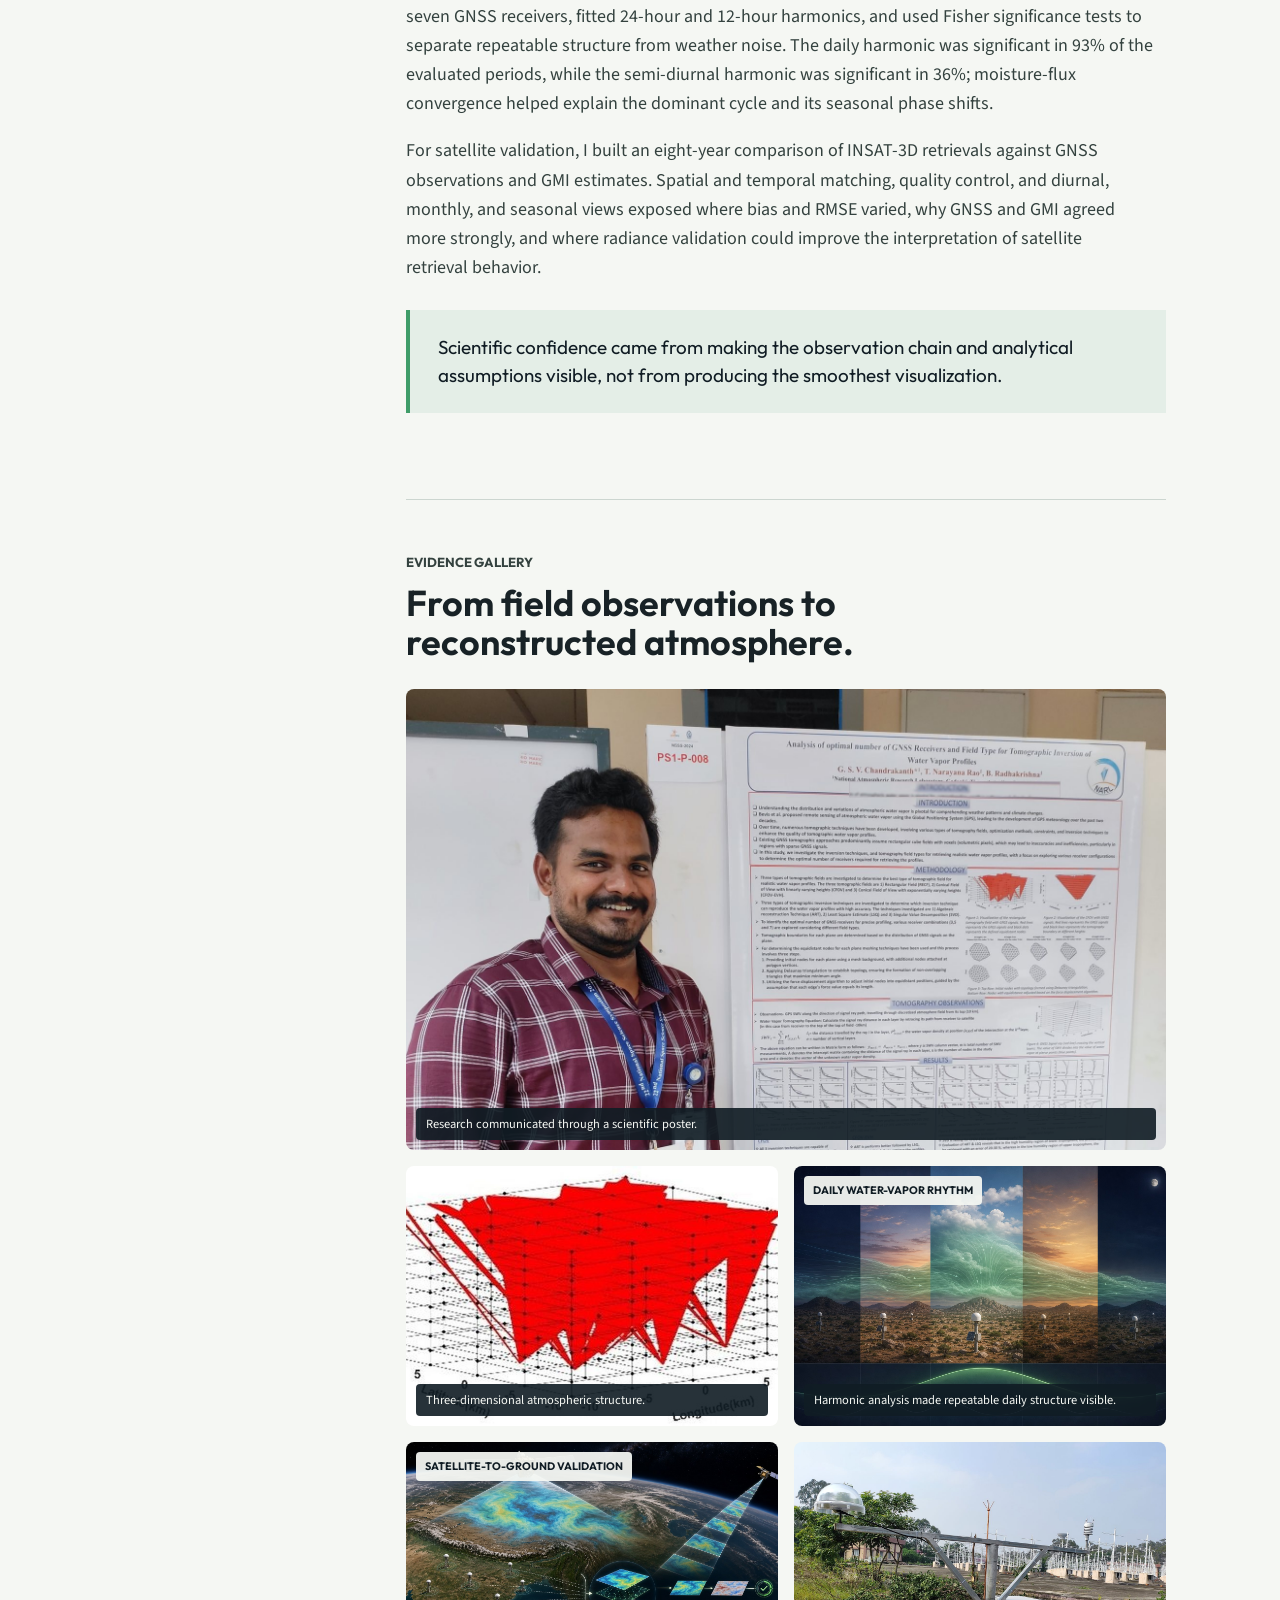
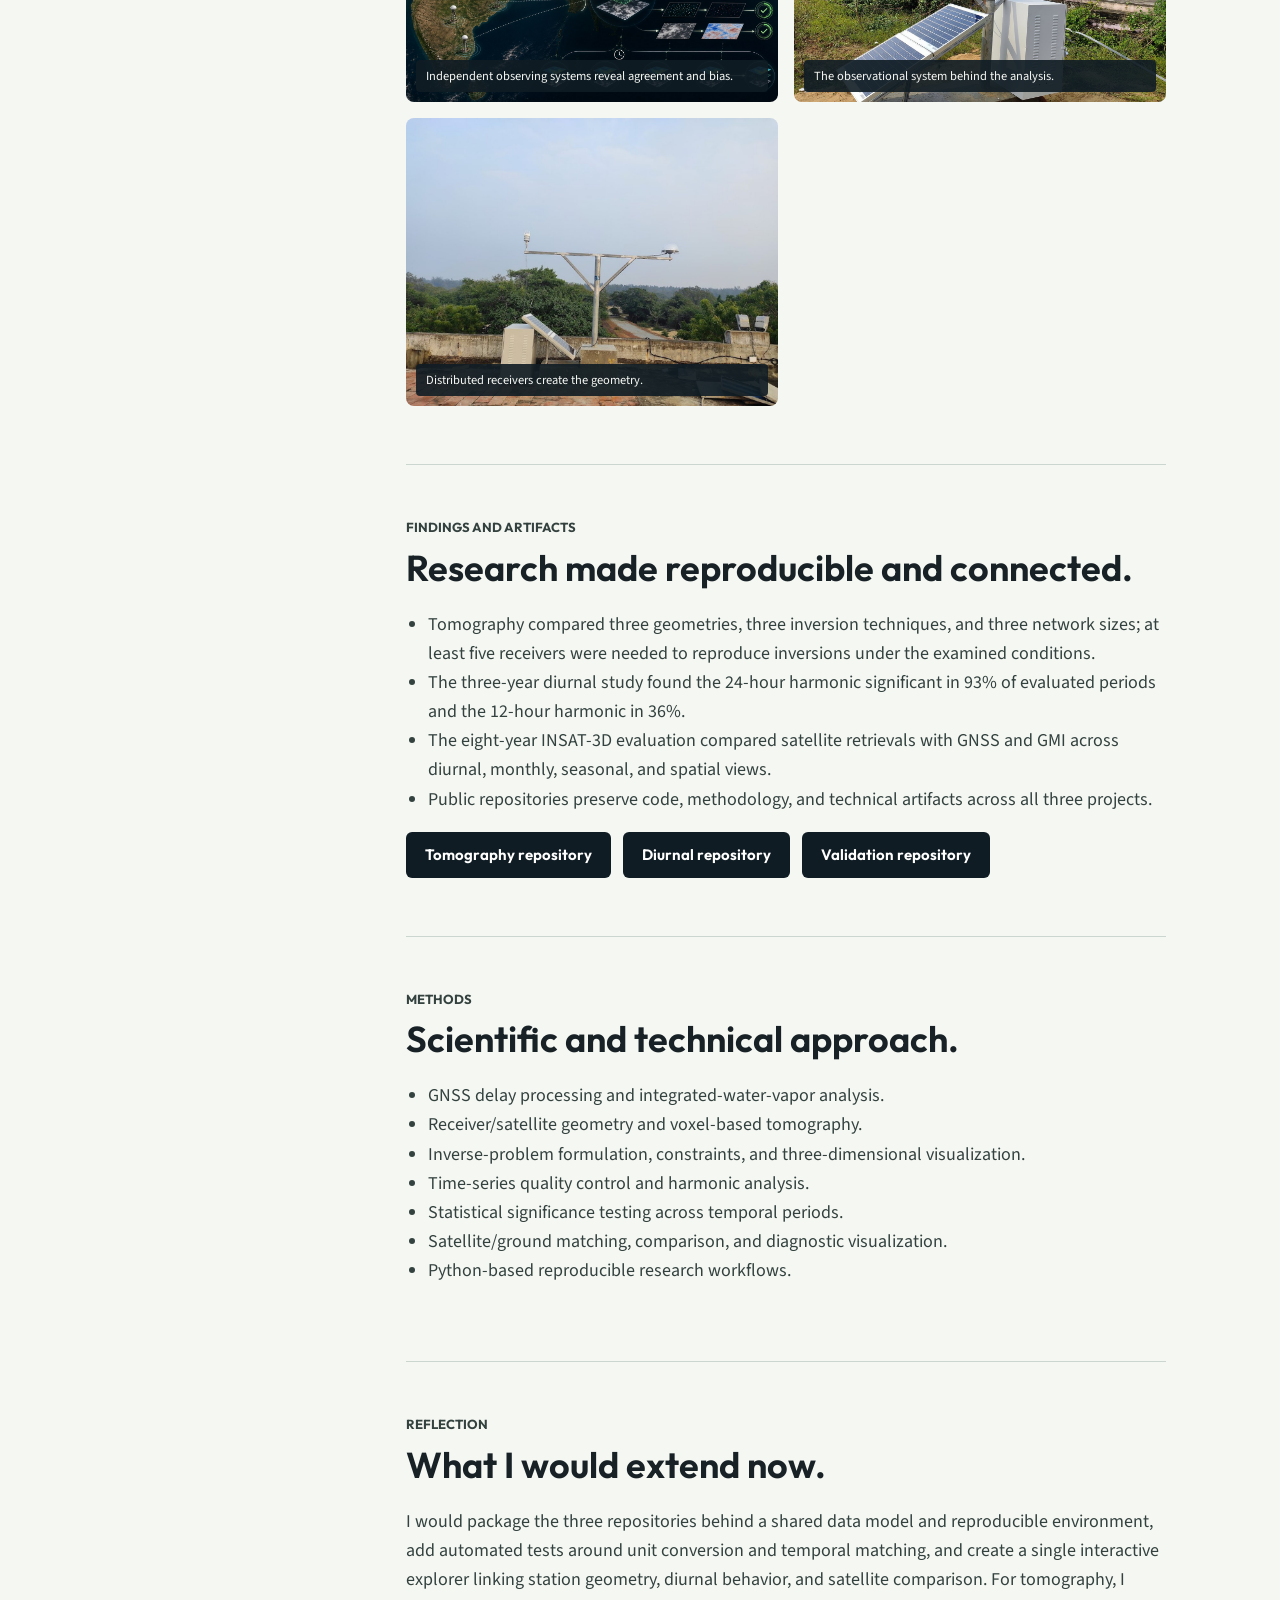
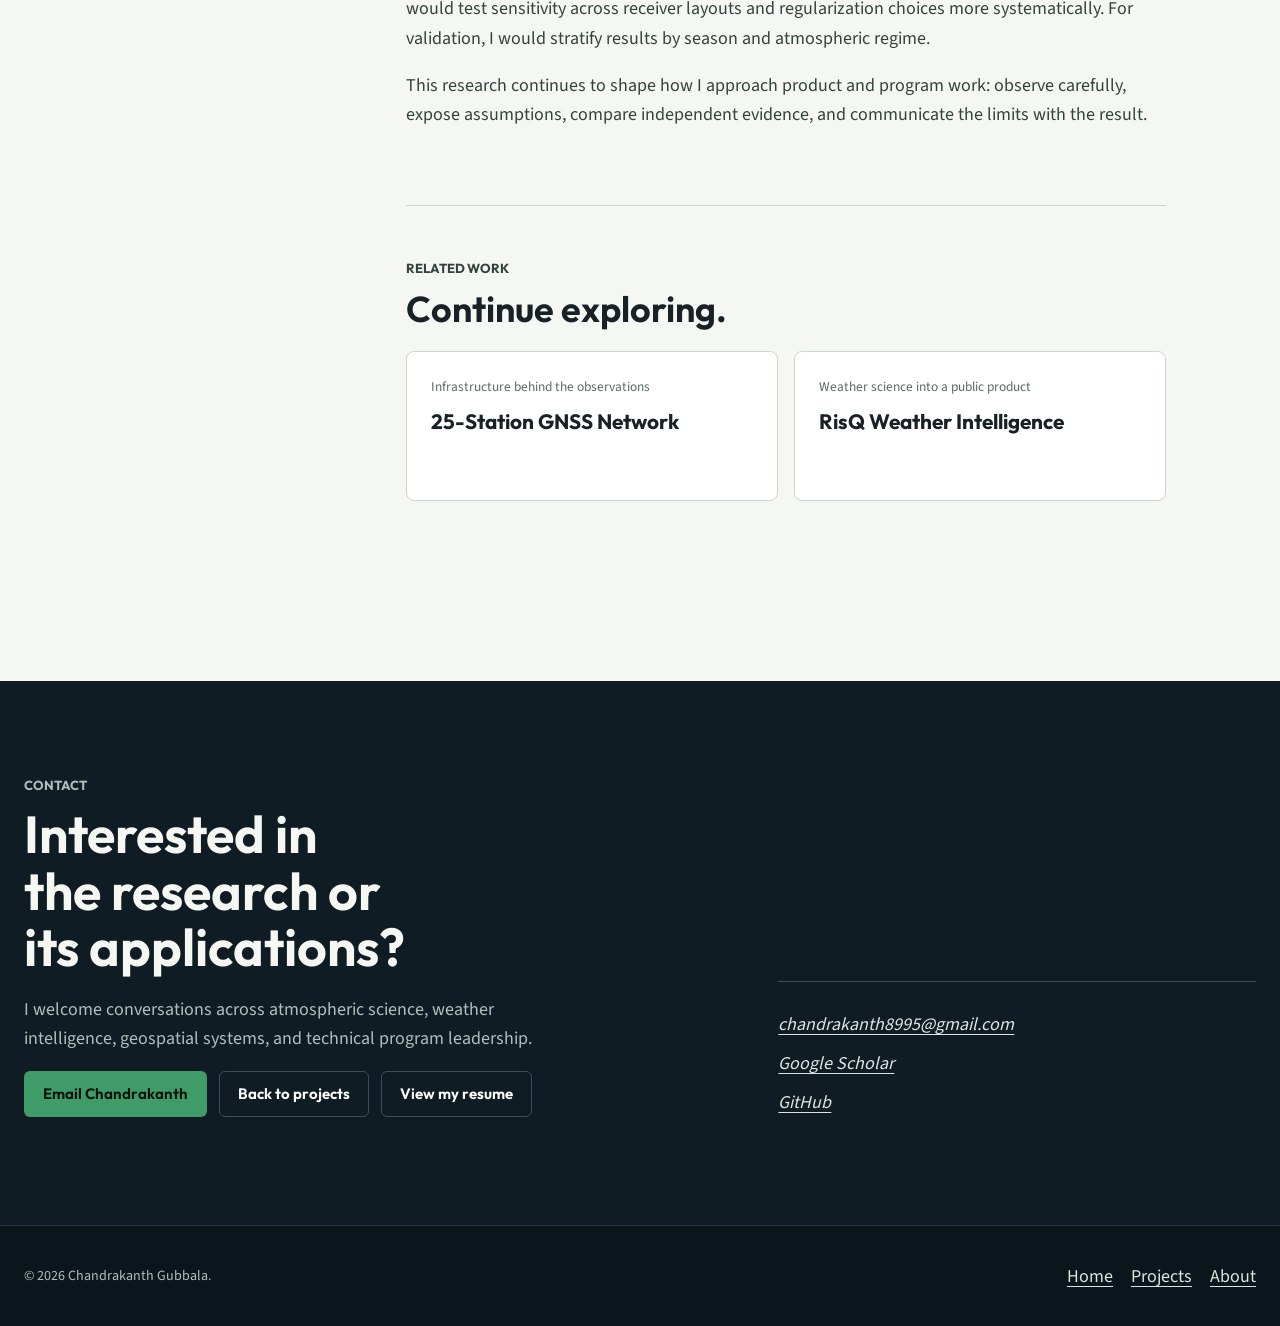
<file: case-studies/atmospheric-research.html>
<!DOCTYPE html>
<html lang="en">
<head>
    <meta charset="utf-8"><meta name="viewport" content="width=device-width, initial-scale=1">
    <title>Atmospheric Research Case Study | Chandrakanth Gubbala</title>
    <meta name="description" content="Chandrakanth Gubbala's atmospheric research across GNSS tomography, diurnal integrated-water-vapor variation, and INSAT-3D satellite validation.">
    <link rel="canonical" href="https://chandrakanth-gubbala.github.io/Chandrakanth-Gubbala-Portfolio/case-studies/atmospheric-research.html">
    <meta property="og:type" content="article"><meta property="og:title" content="Atmospheric Research Case Study"><meta property="og:description" content="From GNSS observations to 3D water-vapor reconstruction, temporal analysis, and satellite validation."><meta property="og:url" content="https://chandrakanth-gubbala.github.io/Chandrakanth-Gubbala-Portfolio/case-studies/atmospheric-research.html"><meta property="og:image" content="https://chandrakanth-gubbala.github.io/Chandrakanth-Gubbala-Portfolio/assets/images/profile-photo.jpg"><meta name="twitter:card" content="summary_large_image">
    <meta name="theme-color" content="#101c24"><link rel="icon" href="../favicon.png" type="image/png"><link rel="preload" href="../assets/fonts/Outfit-Variable.woff2" as="font" type="font/woff2" crossorigin><link rel="stylesheet" href="../styles.css?v=20260822">
</head>
<body>
    <a class="skip-link" href="#main">Skip to main content</a>
    <header class="site-header"><nav class="site-nav container" aria-label="Primary"><a class="brand" href="../index.html" aria-label="Chandrakanth Gubbala, home"><strong>Chandrakanth Gubbala</strong><span>Strategy &amp; Program Management | Analytics, AI &amp; Climate</span></a><button class="menu-toggle" type="button" aria-expanded="false" aria-controls="primary-navigation" aria-label="Open navigation"><span></span></button><ul class="nav-links" id="primary-navigation"><li><a href="../index.html">Home</a></li><li><a href="../work.html" aria-current="page">Projects</a></li><li><a href="../experience.html">Experience</a></li><li><a href="../about.html">About</a></li><li><a href="#contact">Contact</a></li></ul></nav></header>
    <main id="main">
        <header class="case-hero"><div class="container"><div class="case-hero-grid"><div><p class="eyebrow">Science &amp; research | Validation | Public code</p><h1>Water Vapor in Three Dimensions and Time</h1><p class="case-summary">A connected body of research using GNSS observations, tomography, harmonic analysis, and satellite comparison to understand atmospheric water vapor.</p><div class="button-row"><a class="button button-primary" href="https://github.com/Chandrakanth-Gubbala/gnss-tropospheric-tomography" target="_blank" rel="noopener">Tomography code</a><a class="button button-secondary" href="https://scholar.google.com/citations?user=8GOHF-MAAAAJ&amp;hl=en" target="_blank" rel="noopener">Publications</a></div></div><button class="media-button case-hero-media" type="button" data-open-media data-media-type="image" data-media-src="../assets/images/portfolio/nsss-tomography-poster.jpg" data-media-title="NSSS tomography poster" data-media-caption="Scientific communication of GNSS tropospheric tomography work." data-media-alt="Scientific conference poster about GNSS tropospheric tomography"><img src="../assets/images/portfolio/nsss-tomography-poster.jpg" width="1600" height="950" alt="Scientific conference poster about GNSS tropospheric tomography" fetchpriority="high" decoding="async"><span class="media-caption">NSSS research poster</span></button></div><ul class="case-facts"><li><strong>Role</strong><span>Atmospheric researcher and code author</span></li><li><strong>Research arc</strong><span>Tomography, diurnal variation, validation</span></li><li><strong>Evidence</strong><span>Field data, models, visualizations, code</span></li><li><strong>Tools</strong><span>Python, GNSS, harmonics, remote sensing</span></li></ul></div></header>

        <section class="case-snapshot" aria-label="Atmospheric research portfolio at a glance"><div class="container"><p class="eyebrow">30-second read</p><dl class="case-snapshot-grid"><div><dt>Problem</dt><dd>Atmospheric water vapor changes in three dimensions and time, while each observing system captures only part of the picture.</dd></div><div><dt>My role</dt><dd>Designed research workflows, wrote code, evaluated methods, validated observations, and communicated findings.</dd></div><div><dt>Critical judgment</dt><dd>Connected field geometry, inversion, harmonic significance, and cross-platform validation instead of treating any single product as ground truth.</dd></div><div><dt>Outcome</dt><dd>Reproducible findings across tomography, a three-year diurnal study, and an eight-year satellite validation, with public code for each.</dd></div><div class="case-proves"><dt>What this proves</dt><dd>Research design | Statistical analysis | Validation | Scientific coding | Technical communication</dd></div></dl></div></section>

        <section class="section"><div class="container case-layout"><nav class="case-toc" aria-label="Case study sections"><strong>On this page</strong><a href="#summary">Summary</a><a href="#challenge">Challenge</a><a href="#constraints">Constraints</a><a href="#contribution">What I built</a><a href="#evidence">Evidence</a><a href="#outcomes">Findings</a><a href="#methods">Methods</a><a href="#reflection">Reflection</a></nav><article class="case-body">
            <section id="summary"><p class="eyebrow">Project summary</p><h2>Three questions about the same difficult variable.</h2><p>Atmospheric water vapor affects weather development but is uneven in space, changes rapidly in time, and is difficult to observe continuously. My research approached that challenge from three linked directions.</p><p><strong>GNSS tropospheric tomography</strong> examined how a network of ground receivers could reconstruct three-dimensional water-vapor structure. <strong>Diurnal IWV variation</strong> used three years of integrated-water-vapor observations and harmonic analysis to identify repeatable daily patterns. <strong>INSAT-3D / GNSS validation</strong> compared satellite-derived estimates with ground-based measurements to understand agreement, bias, and limitations across observing systems.</p><p>Combining them here shows the progression from infrastructure and geometry to temporal behavior and cross-platform validation. Each project also has public code so technical visitors can inspect the workflow rather than relying only on a project description.</p></section>

            <section id="challenge"><p class="eyebrow">Challenge</p><h2>Recover useful structure from sparse and imperfect observations.</h2><p>GNSS receivers do not measure a complete atmospheric volume directly. They infer delay along paths between ground receivers and satellites. Tomography must convert those intersecting paths into a three-dimensional field, a problem that is sensitive to receiver geometry, data availability, regularization, and validation.</p><p>Temporal analysis faces a related issue. Daily water-vapor cycles are mixed with weather events, seasonal changes, missing observations, and noise. Satellite comparison adds differences in sampling, retrieval physics, resolution, and timing. The common challenge is to distinguish a real atmospheric pattern from an artifact of the observing system or analytical method.</p></section>

            <section id="constraints"><p class="eyebrow">Constraints</p><h2>Geometry, scale, timing, and comparability.</h2><ul><li><strong>Sparse geometry:</strong> Tomographic reconstruction depends on the number and arrangement of receivers and satellite paths.</li><li><strong>Ill-posed inversion:</strong> Multiple atmospheric fields may be consistent with limited observations, requiring explicit assumptions and regularization.</li><li><strong>Temporal variability:</strong> Weather and seasonal changes can mask or distort repeatable diurnal structure.</li><li><strong>Instrument differences:</strong> GNSS and satellite products observe the atmosphere through different spatial and temporal lenses.</li><li><strong>Reproducibility:</strong> Data preparation, quality control, analysis choices, and visualization need enough documentation to be reviewed.</li></ul></section>

            <section id="contribution"><p class="eyebrow">What I built</p><h2>Research workflows that connect observations to an interpretable result.</h2><p>For tomography, I compared three field geometries (RECF, CFOV, and CFOV-EVH), three inversion methods (ART, least squares, and SVD), and networks of three, five, and seven receivers. The workflow connected slant-path observations, voxel representation, inversion logic, and three-dimensional visualization. Under the examined conditions, at least five receivers were needed to reproduce the inversions, and the RECF geometry produced the most consistent reconstruction.</p><p>For diurnal variation, I prepared three years of 15-minute integrated-water-vapor observations from seven GNSS receivers, fitted 24-hour and 12-hour harmonics, and used Fisher significance tests to separate repeatable structure from weather noise. The daily harmonic was significant in 93% of the evaluated periods, while the semi-diurnal harmonic was significant in 36%; moisture-flux convergence helped explain the dominant cycle and its seasonal phase shifts.</p><p>For satellite validation, I built an eight-year comparison of INSAT-3D retrievals against GNSS observations and GMI estimates. Spatial and temporal matching, quality control, and diurnal, monthly, and seasonal views exposed where bias and RMSE varied, why GNSS and GMI agreed more strongly, and where radiance validation could improve the interpretation of satellite retrieval behavior.</p><blockquote class="case-quote">Scientific confidence came from making the observation chain and analytical assumptions visible, not from producing the smoothest visualization.</blockquote></section>

            <section id="evidence"><p class="eyebrow">Evidence gallery</p><h2>From field observations to reconstructed atmosphere.</h2><div class="evidence-grid"><figure class="evidence-figure evidence-figure-wide"><button type="button" data-open-media data-media-type="image" data-media-src="../assets/images/portfolio/nsss-tomography-poster.jpg" data-media-title="NSSS tomography poster" data-media-caption="Research poster communicating the GNSS tomography method, evidence, and findings." data-media-alt="NSSS scientific poster about GNSS tropospheric tomography"><img src="../assets/images/portfolio/nsss-tomography-poster.jpg" width="1600" height="950" alt="NSSS scientific poster about GNSS tropospheric tomography" loading="lazy" decoding="async"></button><figcaption>Research communicated through a scientific poster.</figcaption></figure><figure class="evidence-figure"><button type="button" data-open-media data-media-type="image" data-media-src="../assets/images/portfolio/tomography-3d-field.jpg" data-media-title="Three-dimensional reconstruction" data-media-caption="Visualization of reconstructed atmospheric structure from the tomography workflow." data-media-alt="Three-dimensional atmospheric water-vapor field visualization"><img src="../assets/images/portfolio/tomography-3d-field.jpg" width="1200" height="800" alt="Three-dimensional atmospheric water-vapor field visualization" loading="lazy" decoding="async"></button><figcaption>Three-dimensional atmospheric structure.</figcaption></figure><figure class="evidence-figure"><button type="button" data-open-media data-media-type="image" data-media-src="../assets/images/portfolio/diurnal-iwv-cycle.jpg" data-media-title="Daily water-vapor rhythm" data-media-caption="Conceptual view of the daily and semi-diurnal cycles evaluated across the GNSS network." data-media-alt="Conceptual atmospheric scene showing a daily integrated-water-vapor cycle"><img src="../assets/images/portfolio/diurnal-iwv-cycle.jpg" width="1536" height="1024" alt="Conceptual atmospheric scene showing a daily integrated-water-vapor cycle" loading="lazy" decoding="async"><span class="visual-label">Daily water-vapor rhythm</span></button><figcaption>Harmonic analysis made repeatable daily structure visible.</figcaption></figure><figure class="evidence-figure"><button type="button" data-open-media data-media-type="image" data-media-src="../assets/images/portfolio/insat-gnss-validation.jpg" data-media-title="Satellite-to-ground validation" data-media-caption="Conceptual view of matching satellite retrievals with independent GNSS and microwave observations." data-media-alt="Conceptual satellite-to-ground atmospheric water-vapor comparison"><img src="../assets/images/portfolio/insat-gnss-validation.jpg" width="1536" height="1024" alt="Conceptual satellite-to-ground atmospheric water-vapor comparison" loading="lazy" decoding="async"><span class="visual-label">Satellite-to-ground validation</span></button><figcaption>Independent observing systems reveal agreement and bias.</figcaption></figure><figure class="evidence-figure"><button type="button" data-open-media data-media-type="image" data-media-src="../assets/images/portfolio/gnss-field-array.jpg" data-media-title="Observation infrastructure" data-media-caption="GNSS field infrastructure that provides the observational foundation for atmospheric analysis." data-media-alt="GNSS receiver installed at an atmospheric monitoring field site"><img src="../assets/images/portfolio/gnss-field-array.jpg" width="1600" height="1000" alt="GNSS receiver installed at an atmospheric monitoring field site" loading="lazy" decoding="async"></button><figcaption>The observational system behind the analysis.</figcaption></figure><figure class="evidence-figure"><button type="button" data-open-media data-media-type="image" data-media-src="../assets/images/portfolio/gnss-rooftop-array.jpg" data-media-title="Network geometry" data-media-caption="A rooftop GNSS installation illustrating the distributed geometry of the receiver network." data-media-alt="Rooftop GNSS monitoring installation"><img src="../assets/images/portfolio/gnss-rooftop-array.jpg" width="1200" height="900" alt="Rooftop GNSS monitoring installation" loading="lazy" decoding="async"></button><figcaption>Distributed receivers create the geometry.</figcaption></figure></div></section>

            <section id="outcomes"><p class="eyebrow">Findings and artifacts</p><h2>Research made reproducible and connected.</h2><ul><li>Tomography compared three geometries, three inversion techniques, and three network sizes; at least five receivers were needed to reproduce inversions under the examined conditions.</li><li>The three-year diurnal study found the 24-hour harmonic significant in 93% of evaluated periods and the 12-hour harmonic in 36%.</li><li>The eight-year INSAT-3D evaluation compared satellite retrievals with GNSS and GMI across diurnal, monthly, seasonal, and spatial views.</li><li>Public repositories preserve code, methodology, and technical artifacts across all three projects.</li></ul><div class="button-row"><a class="button button-dark" href="https://github.com/Chandrakanth-Gubbala/gnss-tropospheric-tomography" target="_blank" rel="noopener">Tomography repository</a><a class="button button-dark" href="https://github.com/Chandrakanth-Gubbala/diurnal-iwv-variation-analysis" target="_blank" rel="noopener">Diurnal repository</a><a class="button button-dark" href="https://github.com/Chandrakanth-Gubbala/insat-gnss-water-vapor-validation" target="_blank" rel="noopener">Validation repository</a></div></section>

            <section id="methods"><p class="eyebrow">Methods</p><h2>Scientific and technical approach.</h2><ul><li>GNSS delay processing and integrated-water-vapor analysis.</li><li>Receiver/satellite geometry and voxel-based tomography.</li><li>Inverse-problem formulation, constraints, and three-dimensional visualization.</li><li>Time-series quality control and harmonic analysis.</li><li>Statistical significance testing across temporal periods.</li><li>Satellite/ground matching, comparison, and diagnostic visualization.</li><li>Python-based reproducible research workflows.</li></ul></section>

            <section id="reflection"><p class="eyebrow">Reflection</p><h2>What I would extend now.</h2><p>I would package the three repositories behind a shared data model and reproducible environment, add automated tests around unit conversion and temporal matching, and create a single interactive explorer linking station geometry, diurnal behavior, and satellite comparison. For tomography, I would test sensitivity across receiver layouts and regularization choices more systematically. For validation, I would stratify results by season and atmospheric regime.</p><p>This research continues to shape how I approach product and program work: observe carefully, expose assumptions, compare independent evidence, and communicate the limits with the result.</p></section>

            <section><p class="eyebrow">Related work</p><h2>Continue exploring.</h2><div class="related-work"><a class="related-link" href="gnss-monitoring-network.html"><span>Infrastructure behind the observations</span><strong>25-Station GNSS Network</strong></a><a class="related-link" href="risq-weather-intelligence.html"><span>Weather science into a public product</span><strong>RisQ Weather Intelligence</strong></a></div></section>
        </article></div></section>
        <section class="contact-band" id="contact"><div class="container contact-grid"><div><p class="eyebrow">Contact</p><h2>Interested in the research or its applications?</h2><p>I welcome conversations across atmospheric science, weather intelligence, geospatial systems, and technical program leadership.</p><div class="contact-links"><a class="button button-primary" href="mailto:chandrakanth8995@gmail.com">Email Chandrakanth</a><a class="button button-secondary" href="../work.html">Back to projects</a><a class="button button-secondary" href="../assets/documents/Chandrakanth-Gubbala-Resume.pdf" target="_blank" rel="noopener">View my resume</a></div></div><address class="contact-details"><a href="mailto:chandrakanth8995@gmail.com">chandrakanth8995@gmail.com</a><a href="https://scholar.google.com/citations?user=8GOHF-MAAAAJ&amp;hl=en" target="_blank" rel="noopener">Google Scholar</a><a href="https://github.com/Chandrakanth-Gubbala" target="_blank" rel="noopener">GitHub</a></address></div></section>
    </main>
    <footer class="site-footer"><div class="container footer-grid"><p>&copy; 2026 Chandrakanth Gubbala.</p><div class="footer-links"><a href="../index.html">Home</a><a href="../work.html">Projects</a><a href="../about.html">About</a></div></div></footer>
    <div class="media-lightbox" id="media-lightbox" hidden><button class="lightbox-backdrop" type="button" data-close-media aria-label="Close media viewer"></button><section class="lightbox-panel" role="dialog" aria-modal="true" aria-labelledby="media-lightbox-title"><button class="lightbox-close" type="button" data-close-media aria-label="Close media viewer">&times;</button><div class="lightbox-stage" data-media-stage></div><div class="lightbox-copy"><h2 id="media-lightbox-title" data-media-title>Project evidence</h2><p data-media-caption></p></div></section></div>
    <script src="../script.js?v=20260820" defer></script>
</body>
</html>
</file>
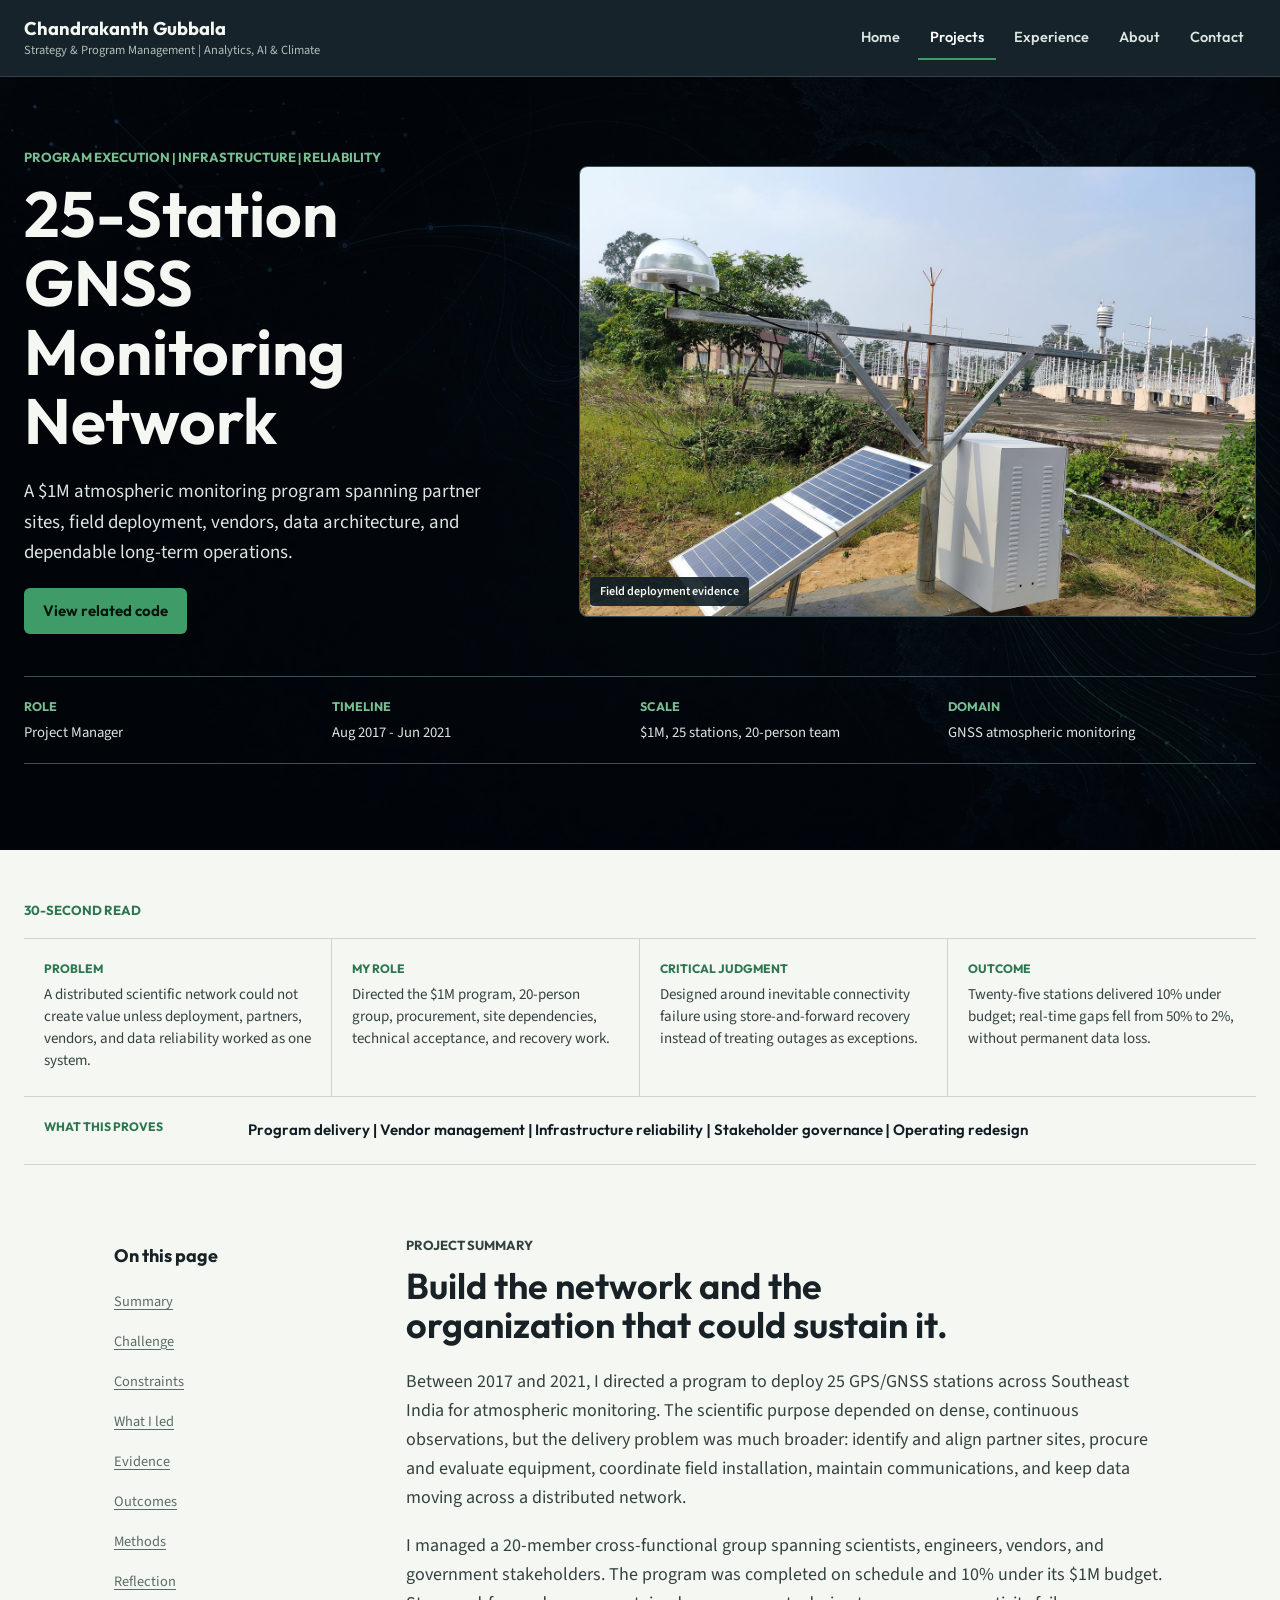
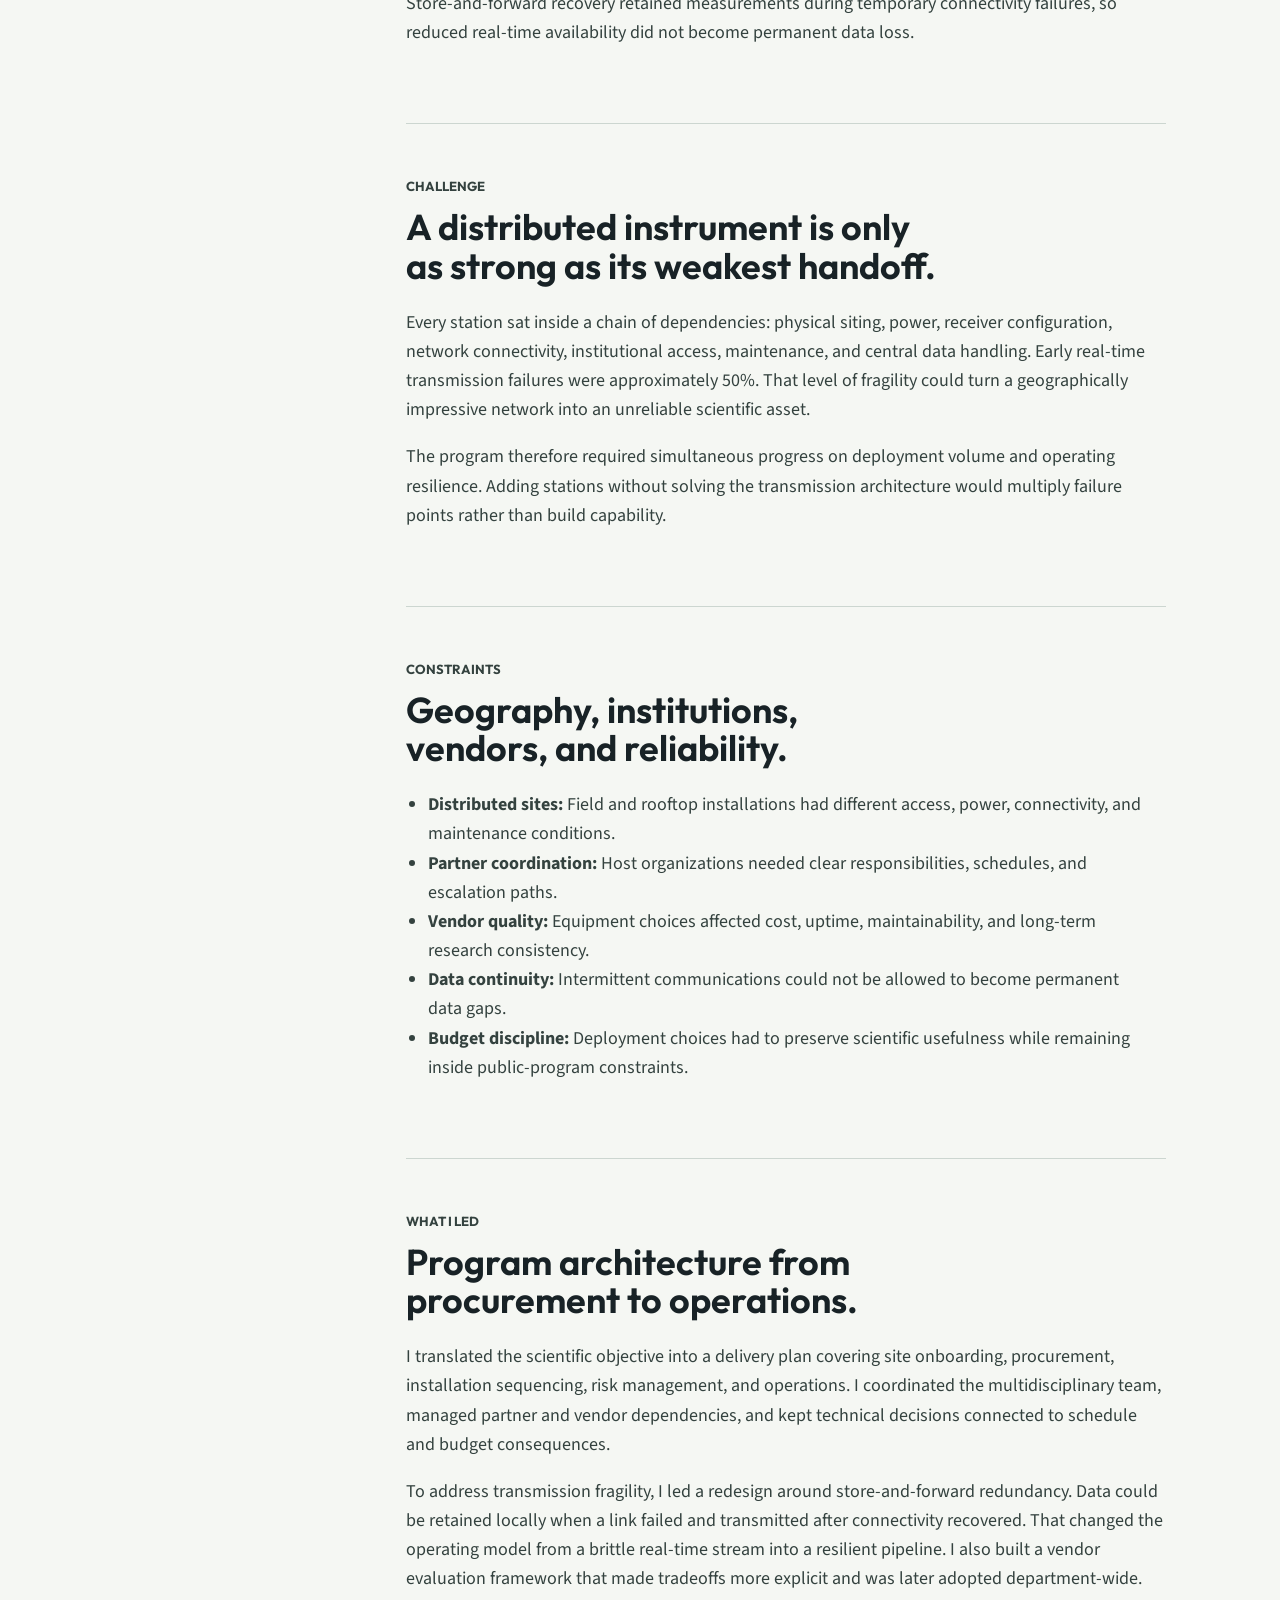
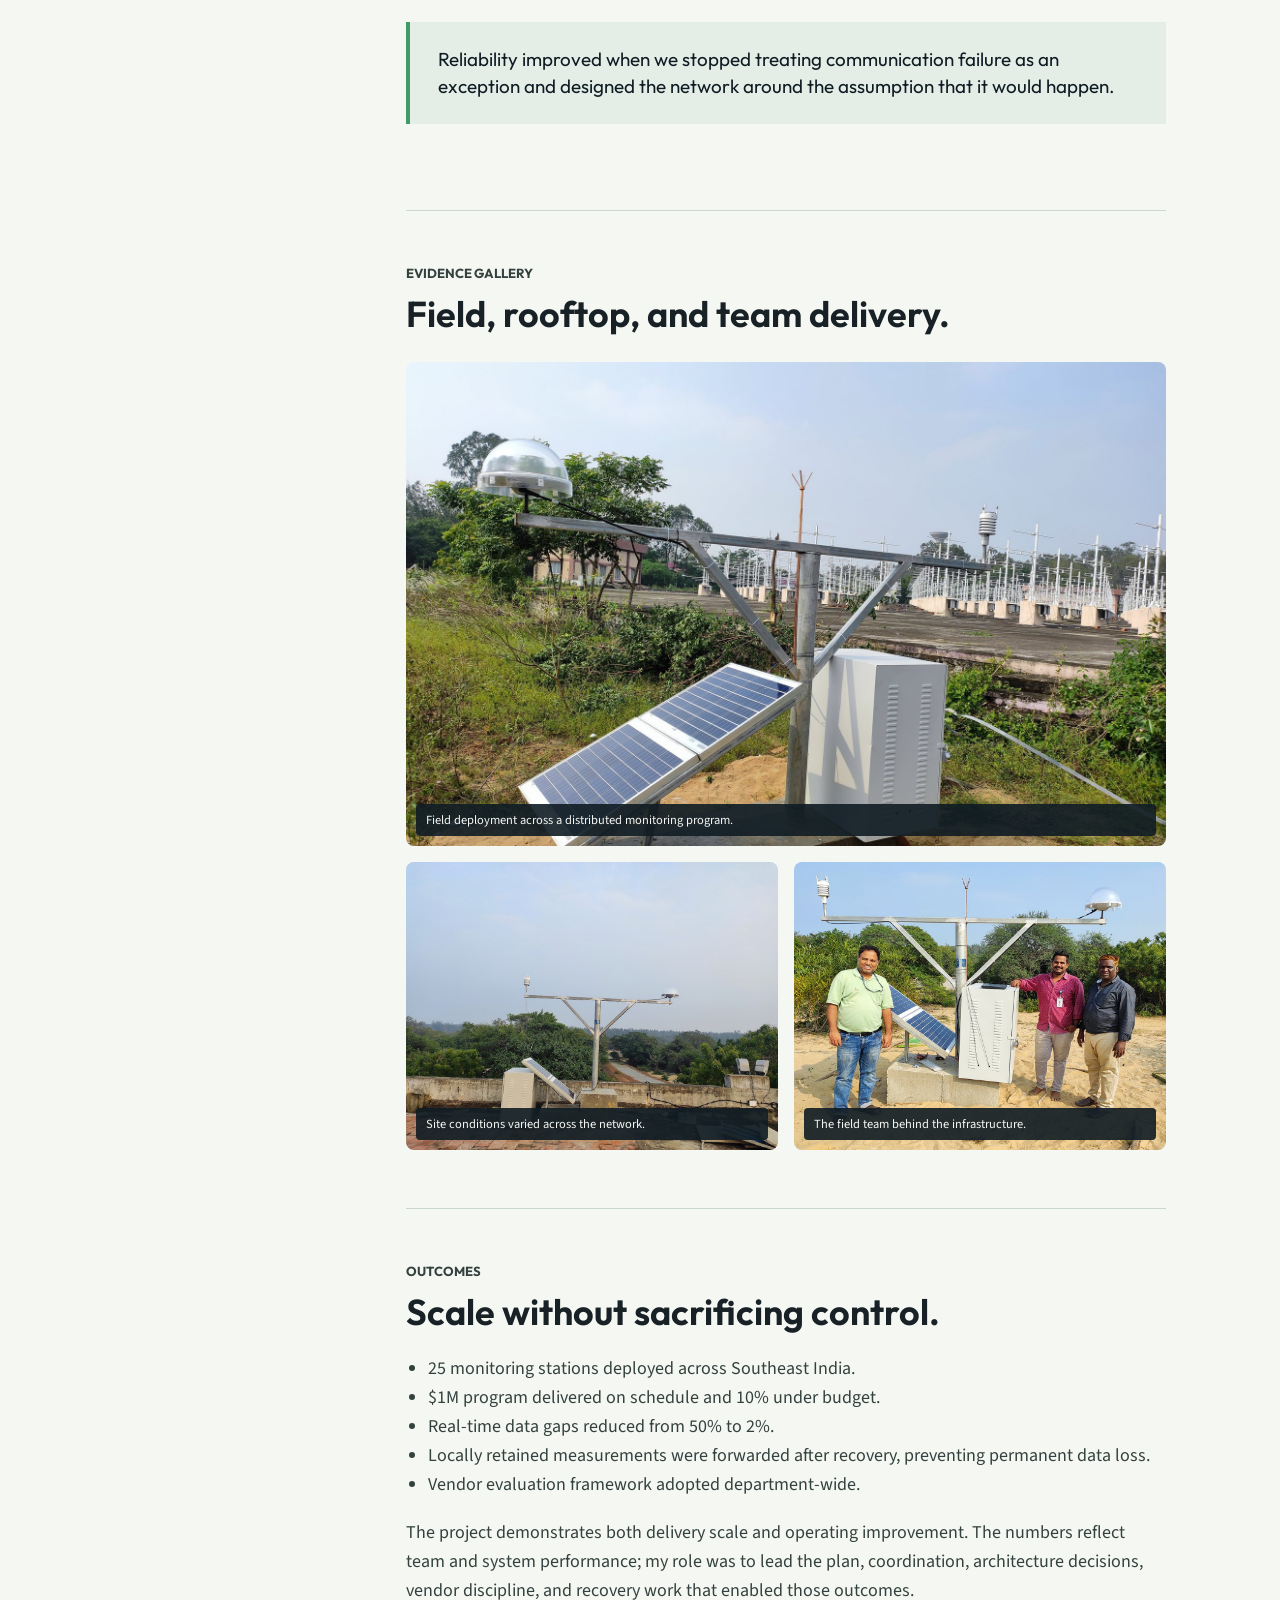
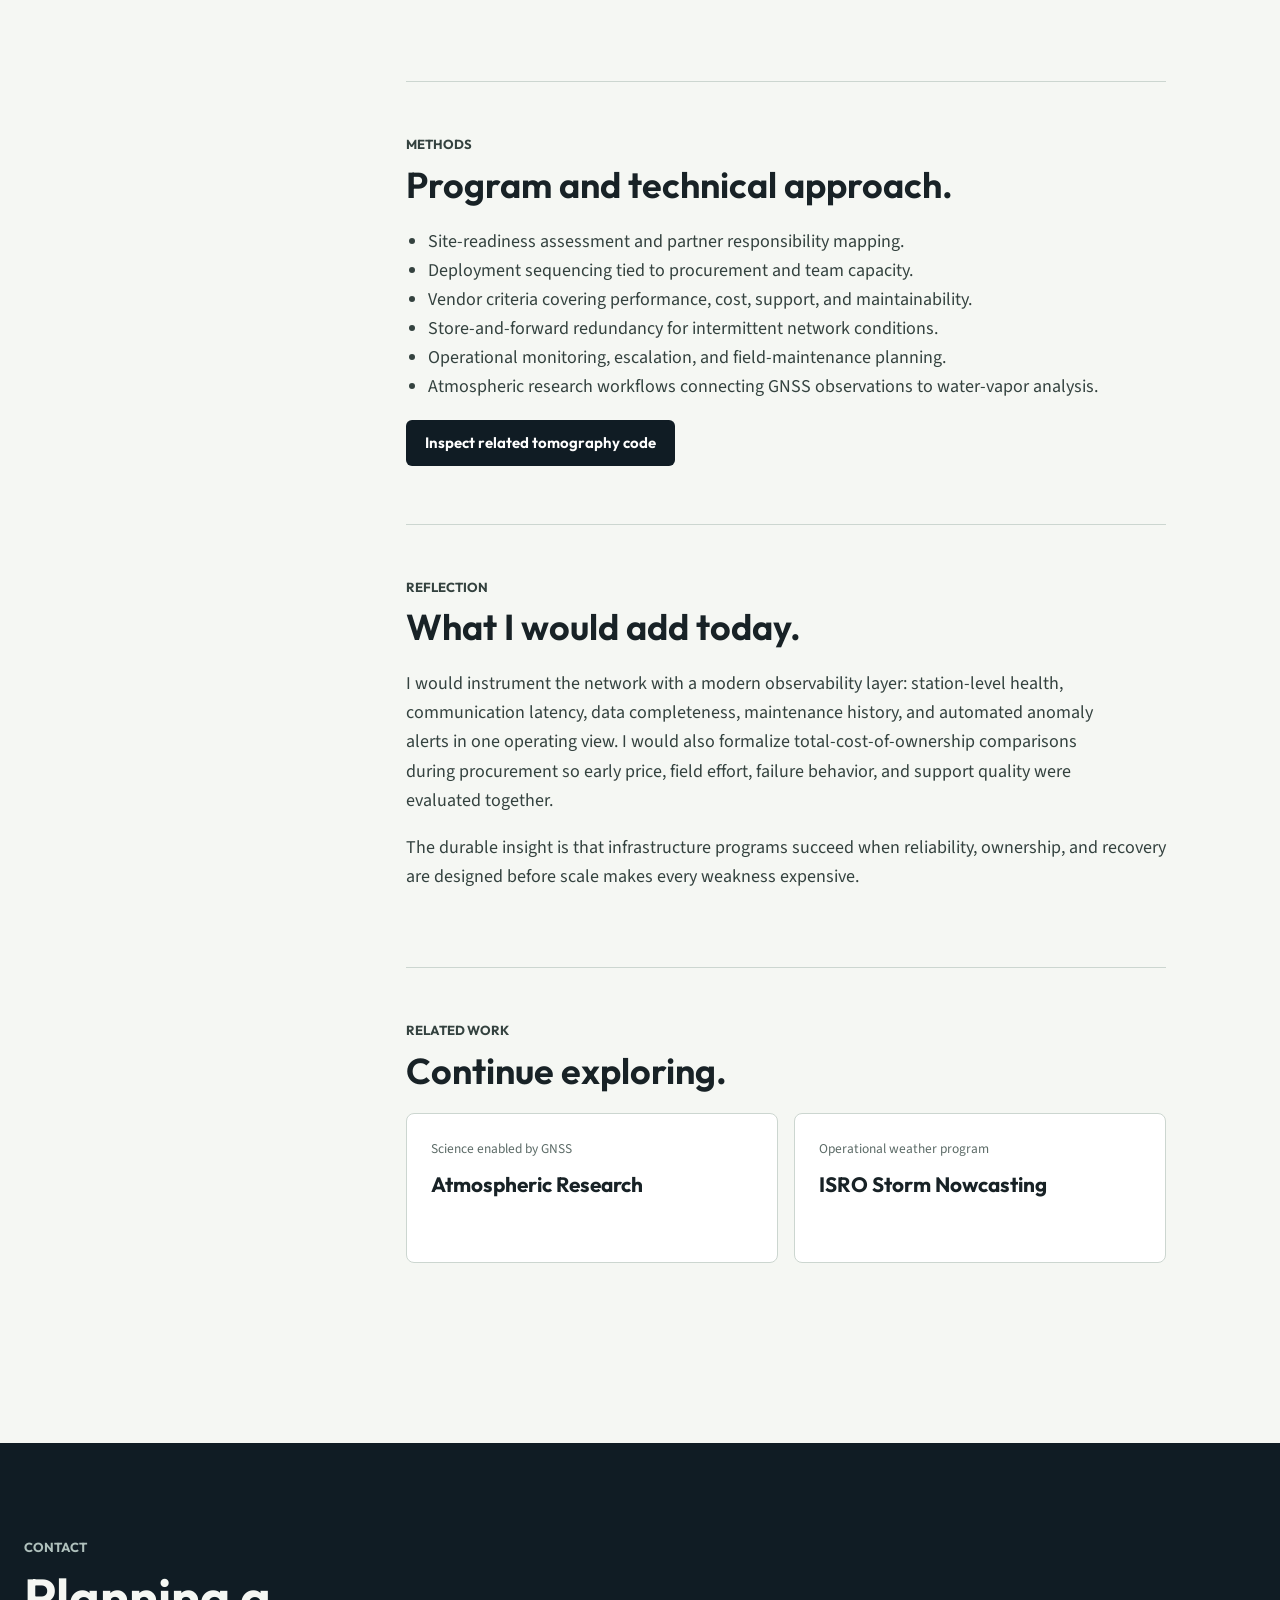
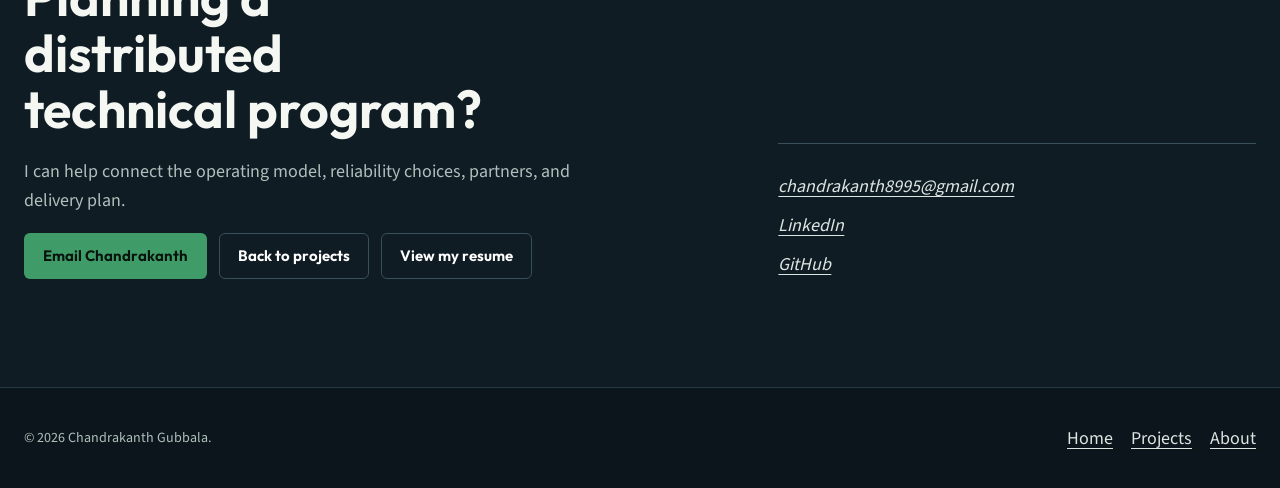
<file: case-studies/gnss-monitoring-network.html>
<!DOCTYPE html>
<html lang="en">
<head>
    <meta charset="utf-8"><meta name="viewport" content="width=device-width, initial-scale=1">
    <title>GNSS Monitoring Network Case Study | Chandrakanth Gubbala</title>
    <meta name="description" content="How Chandrakanth Gubbala led a $1M, 25-station GNSS atmospheric monitoring network from partnership and procurement through reliable operations.">
    <link rel="canonical" href="https://chandrakanth-gubbala.github.io/Chandrakanth-Gubbala-Portfolio/case-studies/gnss-monitoring-network.html">
    <meta property="og:type" content="article"><meta property="og:title" content="25-Station GNSS Network Case Study"><meta property="og:description" content="Research infrastructure delivered 10% under budget with transmission failures reduced from 50% to 2%."><meta property="og:url" content="https://chandrakanth-gubbala.github.io/Chandrakanth-Gubbala-Portfolio/case-studies/gnss-monitoring-network.html"><meta property="og:image" content="https://chandrakanth-gubbala.github.io/Chandrakanth-Gubbala-Portfolio/assets/images/profile-photo.jpg"><meta name="twitter:card" content="summary_large_image">
    <meta name="theme-color" content="#101c24"><link rel="icon" href="../favicon.png" type="image/png"><link rel="preload" href="../assets/fonts/Outfit-Variable.woff2" as="font" type="font/woff2" crossorigin><link rel="stylesheet" href="../styles.css?v=20260822">
</head>
<body>
    <a class="skip-link" href="#main">Skip to main content</a>
    <header class="site-header"><nav class="site-nav container" aria-label="Primary"><a class="brand" href="../index.html" aria-label="Chandrakanth Gubbala, home"><strong>Chandrakanth Gubbala</strong><span>Strategy &amp; Program Management | Analytics, AI &amp; Climate</span></a><button class="menu-toggle" type="button" aria-expanded="false" aria-controls="primary-navigation" aria-label="Open navigation"><span></span></button><ul class="nav-links" id="primary-navigation"><li><a href="../index.html">Home</a></li><li><a href="../work.html" aria-current="page">Projects</a></li><li><a href="../experience.html">Experience</a></li><li><a href="../about.html">About</a></li><li><a href="#contact">Contact</a></li></ul></nav></header>
    <main id="main">
        <header class="case-hero"><div class="container"><div class="case-hero-grid"><div><p class="eyebrow">Program execution | Infrastructure | Reliability</p><h1>25-Station GNSS Monitoring Network</h1><p class="case-summary">A $1M atmospheric monitoring program spanning partner sites, field deployment, vendors, data architecture, and dependable long-term operations.</p><a class="button button-primary" href="https://github.com/Chandrakanth-Gubbala/gnss-tropospheric-tomography" target="_blank" rel="noopener">View related code</a></div><button class="media-button case-hero-media" type="button" data-open-media data-media-type="image" data-media-src="../assets/images/portfolio/gnss-field-array.jpg" data-media-title="GNSS field station" data-media-caption="Atmospheric monitoring infrastructure from the field program." data-media-alt="GNSS atmospheric monitoring receiver installed at a field location"><img src="../assets/images/portfolio/gnss-field-array.jpg" width="1600" height="1000" alt="GNSS atmospheric monitoring receiver installed at a field location" fetchpriority="high" decoding="async"><span class="media-caption">Field deployment evidence</span></button></div><ul class="case-facts"><li><strong>Role</strong><span>Project Manager</span></li><li><strong>Timeline</strong><span>Aug 2017 - Jun 2021</span></li><li><strong>Scale</strong><span>$1M, 25 stations, 20-person team</span></li><li><strong>Domain</strong><span>GNSS atmospheric monitoring</span></li></ul></div></header>

        <section class="case-snapshot" aria-label="GNSS network case study at a glance"><div class="container"><p class="eyebrow">30-second read</p><dl class="case-snapshot-grid"><div><dt>Problem</dt><dd>A distributed scientific network could not create value unless deployment, partners, vendors, and data reliability worked as one system.</dd></div><div><dt>My role</dt><dd>Directed the $1M program, 20-person group, procurement, site dependencies, technical acceptance, and recovery work.</dd></div><div><dt>Critical judgment</dt><dd>Designed around inevitable connectivity failure using store-and-forward recovery instead of treating outages as exceptions.</dd></div><div><dt>Outcome</dt><dd>Twenty-five stations delivered 10% under budget; real-time gaps fell from 50% to 2%, without permanent data loss.</dd></div><div class="case-proves"><dt>What this proves</dt><dd>Program delivery | Vendor management | Infrastructure reliability | Stakeholder governance | Operating redesign</dd></div></dl></div></section>

        <section class="section"><div class="container case-layout"><nav class="case-toc" aria-label="Case study sections"><strong>On this page</strong><a href="#summary">Summary</a><a href="#challenge">Challenge</a><a href="#constraints">Constraints</a><a href="#contribution">What I led</a><a href="#evidence">Evidence</a><a href="#outcomes">Outcomes</a><a href="#methods">Methods</a><a href="#reflection">Reflection</a></nav><article class="case-body">
            <section id="summary"><p class="eyebrow">Project summary</p><h2>Build the network and the organization that could sustain it.</h2><p>Between 2017 and 2021, I directed a program to deploy 25 GPS/GNSS stations across Southeast India for atmospheric monitoring. The scientific purpose depended on dense, continuous observations, but the delivery problem was much broader: identify and align partner sites, procure and evaluate equipment, coordinate field installation, maintain communications, and keep data moving across a distributed network.</p><p>I managed a 20-member cross-functional group spanning scientists, engineers, vendors, and government stakeholders. The program was completed on schedule and 10% under its $1M budget. Store-and-forward recovery retained measurements during temporary connectivity failures, so reduced real-time availability did not become permanent data loss.</p></section>

            <section id="challenge"><p class="eyebrow">Challenge</p><h2>A distributed instrument is only as strong as its weakest handoff.</h2><p>Every station sat inside a chain of dependencies: physical siting, power, receiver configuration, network connectivity, institutional access, maintenance, and central data handling. Early real-time transmission failures were approximately 50%. That level of fragility could turn a geographically impressive network into an unreliable scientific asset.</p><p>The program therefore required simultaneous progress on deployment volume and operating resilience. Adding stations without solving the transmission architecture would multiply failure points rather than build capability.</p></section>

            <section id="constraints"><p class="eyebrow">Constraints</p><h2>Geography, institutions, vendors, and reliability.</h2><ul><li><strong>Distributed sites:</strong> Field and rooftop installations had different access, power, connectivity, and maintenance conditions.</li><li><strong>Partner coordination:</strong> Host organizations needed clear responsibilities, schedules, and escalation paths.</li><li><strong>Vendor quality:</strong> Equipment choices affected cost, uptime, maintainability, and long-term research consistency.</li><li><strong>Data continuity:</strong> Intermittent communications could not be allowed to become permanent data gaps.</li><li><strong>Budget discipline:</strong> Deployment choices had to preserve scientific usefulness while remaining inside public-program constraints.</li></ul></section>

            <section id="contribution"><p class="eyebrow">What I led</p><h2>Program architecture from procurement to operations.</h2><p>I translated the scientific objective into a delivery plan covering site onboarding, procurement, installation sequencing, risk management, and operations. I coordinated the multidisciplinary team, managed partner and vendor dependencies, and kept technical decisions connected to schedule and budget consequences.</p><p>To address transmission fragility, I led a redesign around store-and-forward redundancy. Data could be retained locally when a link failed and transmitted after connectivity recovered. That changed the operating model from a brittle real-time stream into a resilient pipeline. I also built a vendor evaluation framework that made tradeoffs more explicit and was later adopted department-wide.</p><blockquote class="case-quote">Reliability improved when we stopped treating communication failure as an exception and designed the network around the assumption that it would happen.</blockquote></section>

            <section id="evidence"><p class="eyebrow">Evidence gallery</p><h2>Field, rooftop, and team delivery.</h2><div class="evidence-grid"><figure class="evidence-figure evidence-figure-wide"><button type="button" data-open-media data-media-type="image" data-media-src="../assets/images/portfolio/gnss-field-array.jpg" data-media-title="Field GNSS station" data-media-caption="A deployed station in the distributed atmospheric monitoring network." data-media-alt="GNSS receiver and antenna deployed at a field site"><img src="../assets/images/portfolio/gnss-field-array.jpg" width="1600" height="1000" alt="GNSS receiver and antenna deployed at a field site" loading="lazy" decoding="async"></button><figcaption>Field deployment across a distributed monitoring program.</figcaption></figure><figure class="evidence-figure"><button type="button" data-open-media data-media-type="image" data-media-src="../assets/images/portfolio/gnss-rooftop-array.jpg" data-media-title="Rooftop installation" data-media-caption="Rooftop station configuration in a different site environment." data-media-alt="GNSS receiver equipment installed on a rooftop"><img src="../assets/images/portfolio/gnss-rooftop-array.jpg" width="1200" height="900" alt="GNSS receiver equipment installed on a rooftop" loading="lazy" decoding="async"></button><figcaption>Site conditions varied across the network.</figcaption></figure><figure class="evidence-figure"><button type="button" data-open-media data-media-type="image" data-media-src="../assets/images/portfolio/gnss-team-installation.jpg" data-media-title="Installation team" data-media-caption="Cross-functional field delivery required coordination across technical and institutional roles." data-media-alt="Project team together during a GNSS installation"><img src="../assets/images/portfolio/gnss-team-installation.jpg" width="1400" height="950" alt="Project team together during a GNSS installation" loading="lazy" decoding="async"></button><figcaption>The field team behind the infrastructure.</figcaption></figure></div></section>

            <section id="outcomes"><p class="eyebrow">Outcomes</p><h2>Scale without sacrificing control.</h2><ul><li>25 monitoring stations deployed across Southeast India.</li><li>$1M program delivered on schedule and 10% under budget.</li><li>Real-time data gaps reduced from 50% to 2%.</li><li>Locally retained measurements were forwarded after recovery, preventing permanent data loss.</li><li>Vendor evaluation framework adopted department-wide.</li></ul><p>The project demonstrates both delivery scale and operating improvement. The numbers reflect team and system performance; my role was to lead the plan, coordination, architecture decisions, vendor discipline, and recovery work that enabled those outcomes.</p></section>

            <section id="methods"><p class="eyebrow">Methods</p><h2>Program and technical approach.</h2><ul><li>Site-readiness assessment and partner responsibility mapping.</li><li>Deployment sequencing tied to procurement and team capacity.</li><li>Vendor criteria covering performance, cost, support, and maintainability.</li><li>Store-and-forward redundancy for intermittent network conditions.</li><li>Operational monitoring, escalation, and field-maintenance planning.</li><li>Atmospheric research workflows connecting GNSS observations to water-vapor analysis.</li></ul><a class="button button-dark" href="https://github.com/Chandrakanth-Gubbala/gnss-tropospheric-tomography" target="_blank" rel="noopener">Inspect related tomography code</a></section>

            <section id="reflection"><p class="eyebrow">Reflection</p><h2>What I would add today.</h2><p>I would instrument the network with a modern observability layer: station-level health, communication latency, data completeness, maintenance history, and automated anomaly alerts in one operating view. I would also formalize total-cost-of-ownership comparisons during procurement so early price, field effort, failure behavior, and support quality were evaluated together.</p><p>The durable insight is that infrastructure programs succeed when reliability, ownership, and recovery are designed before scale makes every weakness expensive.</p></section>

            <section><p class="eyebrow">Related work</p><h2>Continue exploring.</h2><div class="related-work"><a class="related-link" href="atmospheric-research.html"><span>Science enabled by GNSS</span><strong>Atmospheric Research</strong></a><a class="related-link" href="isro-storm-nowcasting.html"><span>Operational weather program</span><strong>ISRO Storm Nowcasting</strong></a></div></section>
        </article></div></section>
        <section class="contact-band" id="contact"><div class="container contact-grid"><div><p class="eyebrow">Contact</p><h2>Planning a distributed technical program?</h2><p>I can help connect the operating model, reliability choices, partners, and delivery plan.</p><div class="contact-links"><a class="button button-primary" href="mailto:chandrakanth8995@gmail.com">Email Chandrakanth</a><a class="button button-secondary" href="../work.html">Back to projects</a><a class="button button-secondary" href="../assets/documents/Chandrakanth-Gubbala-Resume.pdf" target="_blank" rel="noopener">View my resume</a></div></div><address class="contact-details"><a href="mailto:chandrakanth8995@gmail.com">chandrakanth8995@gmail.com</a><a href="https://www.linkedin.com/in/chandrakanthgubbala" target="_blank" rel="noopener">LinkedIn</a><a href="https://github.com/Chandrakanth-Gubbala" target="_blank" rel="noopener">GitHub</a></address></div></section>
    </main>
    <footer class="site-footer"><div class="container footer-grid"><p>&copy; 2026 Chandrakanth Gubbala.</p><div class="footer-links"><a href="../index.html">Home</a><a href="../work.html">Projects</a><a href="../about.html">About</a></div></div></footer>
    <div class="media-lightbox" id="media-lightbox" hidden><button class="lightbox-backdrop" type="button" data-close-media aria-label="Close media viewer"></button><section class="lightbox-panel" role="dialog" aria-modal="true" aria-labelledby="media-lightbox-title"><button class="lightbox-close" type="button" data-close-media aria-label="Close media viewer">&times;</button><div class="lightbox-stage" data-media-stage></div><div class="lightbox-copy"><h2 id="media-lightbox-title" data-media-title>Project evidence</h2><p data-media-caption></p></div></section></div>
    <script src="../script.js?v=20260820" defer></script>
</body>
</html>
</file>
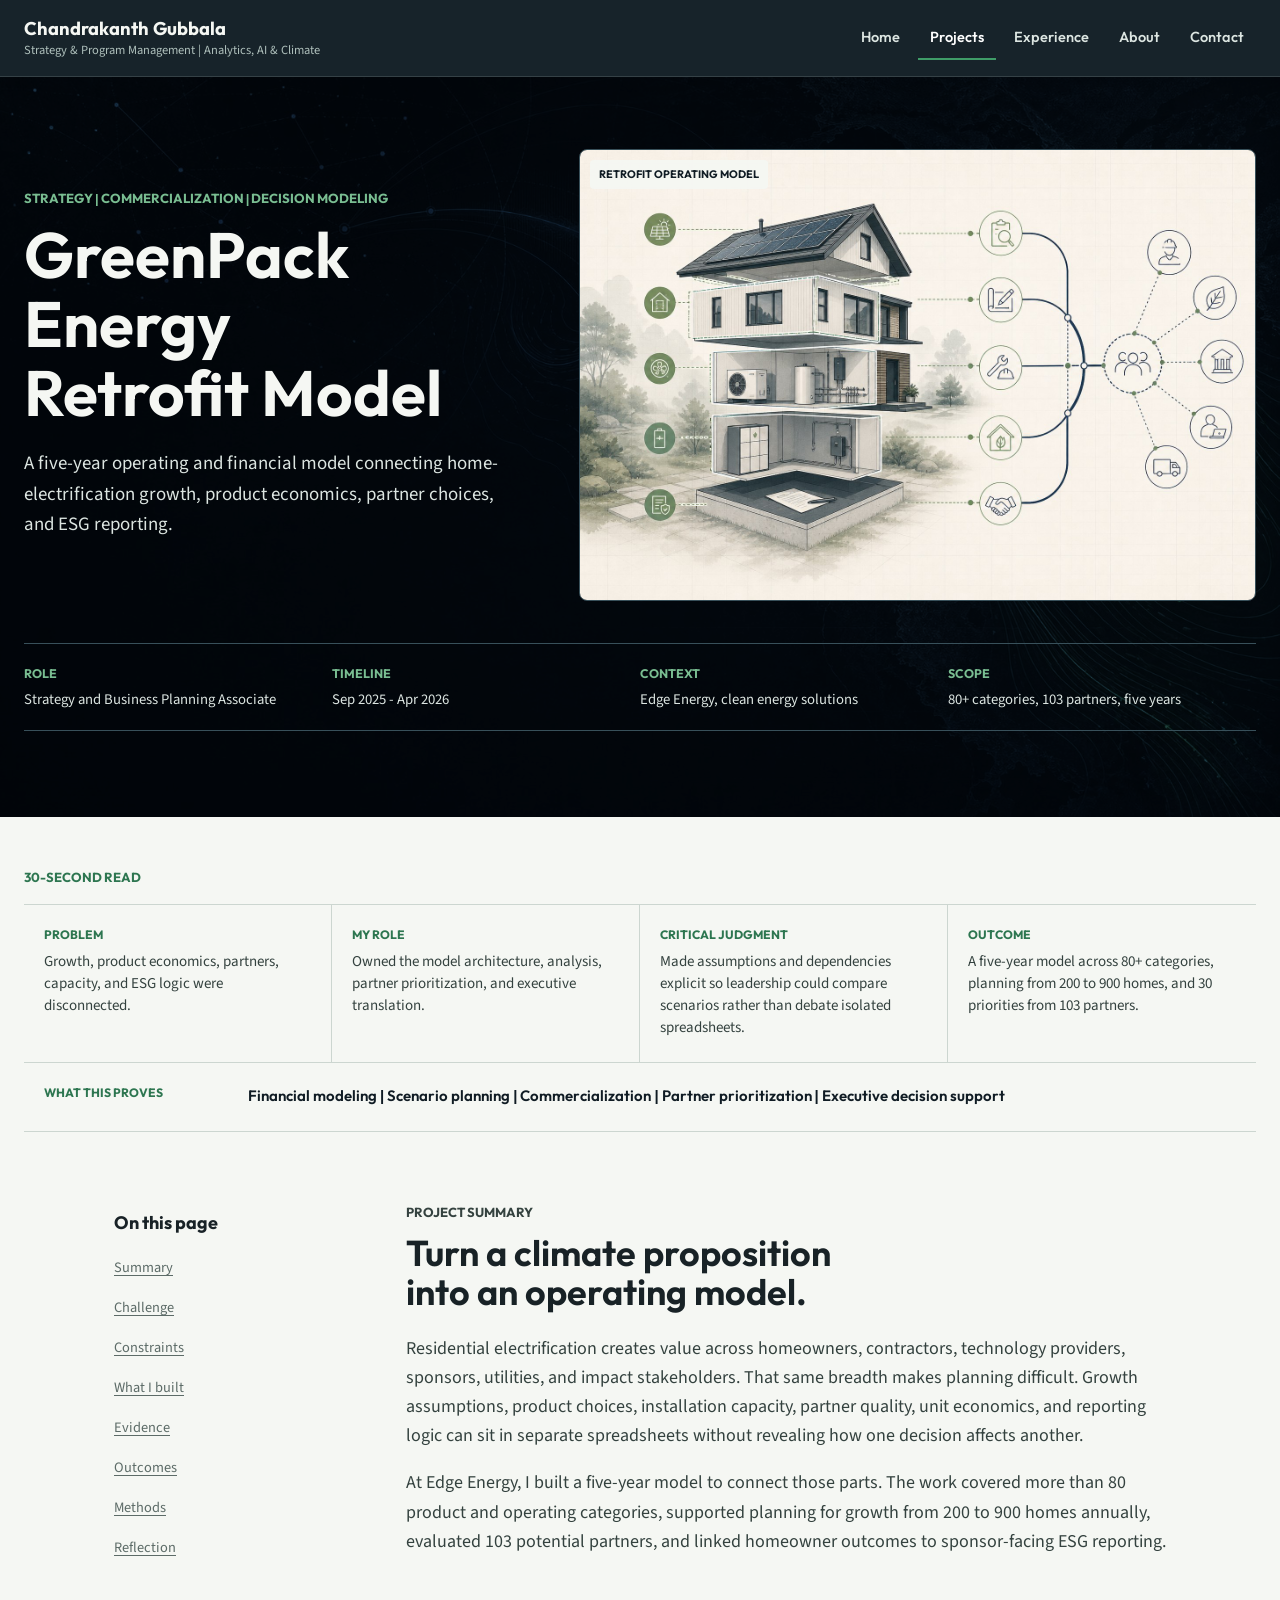
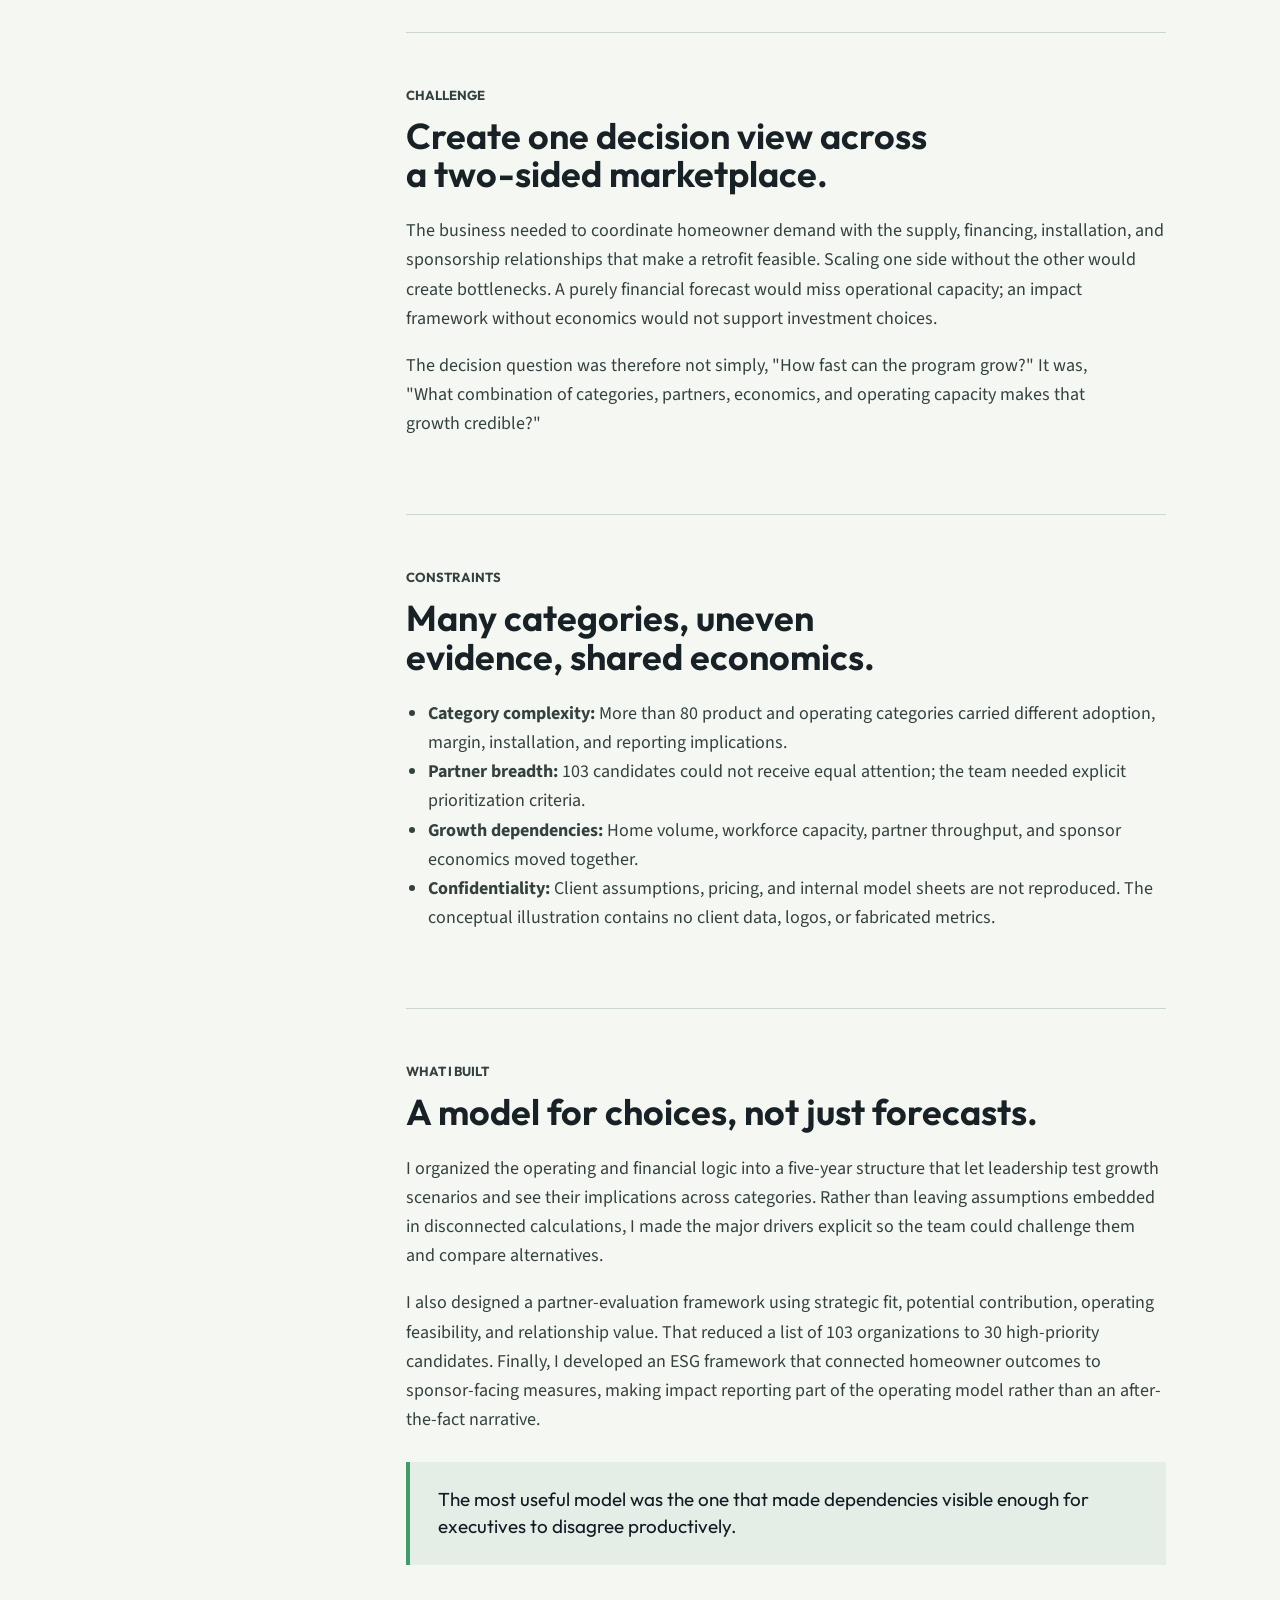
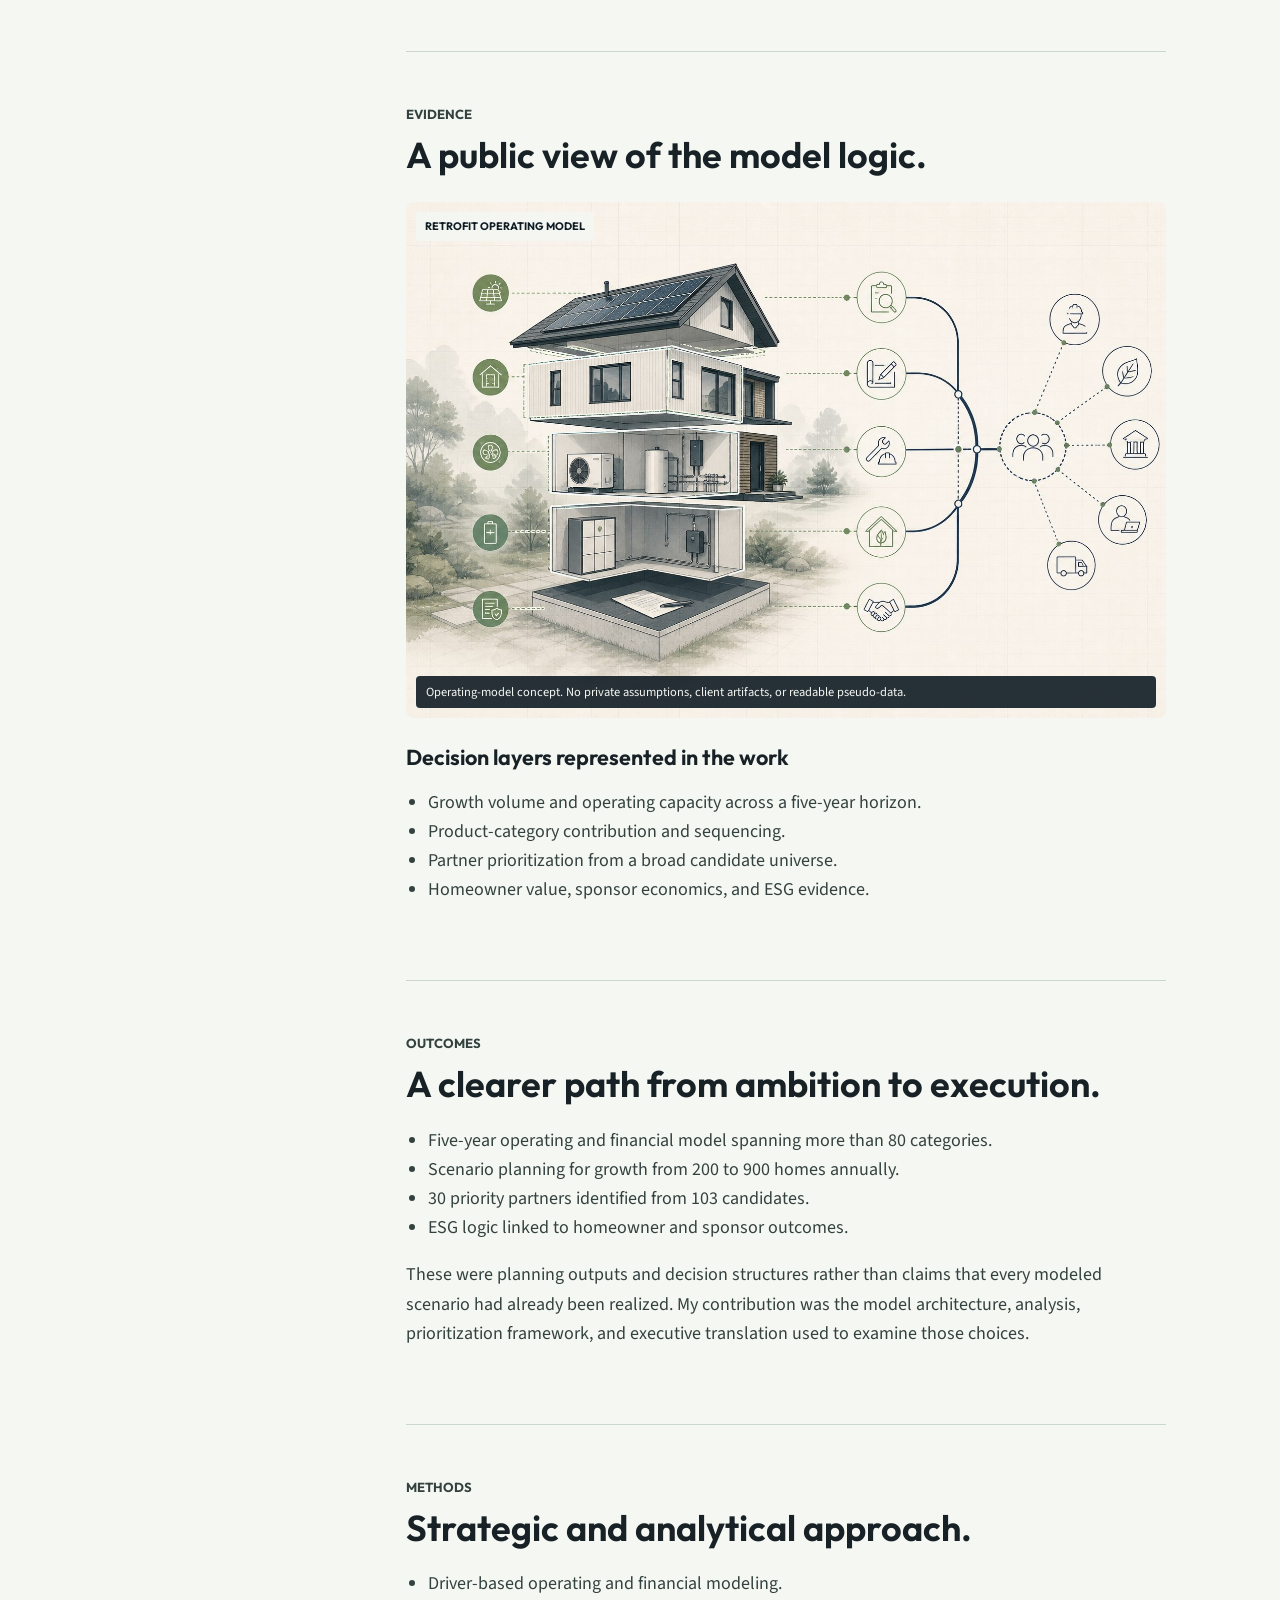
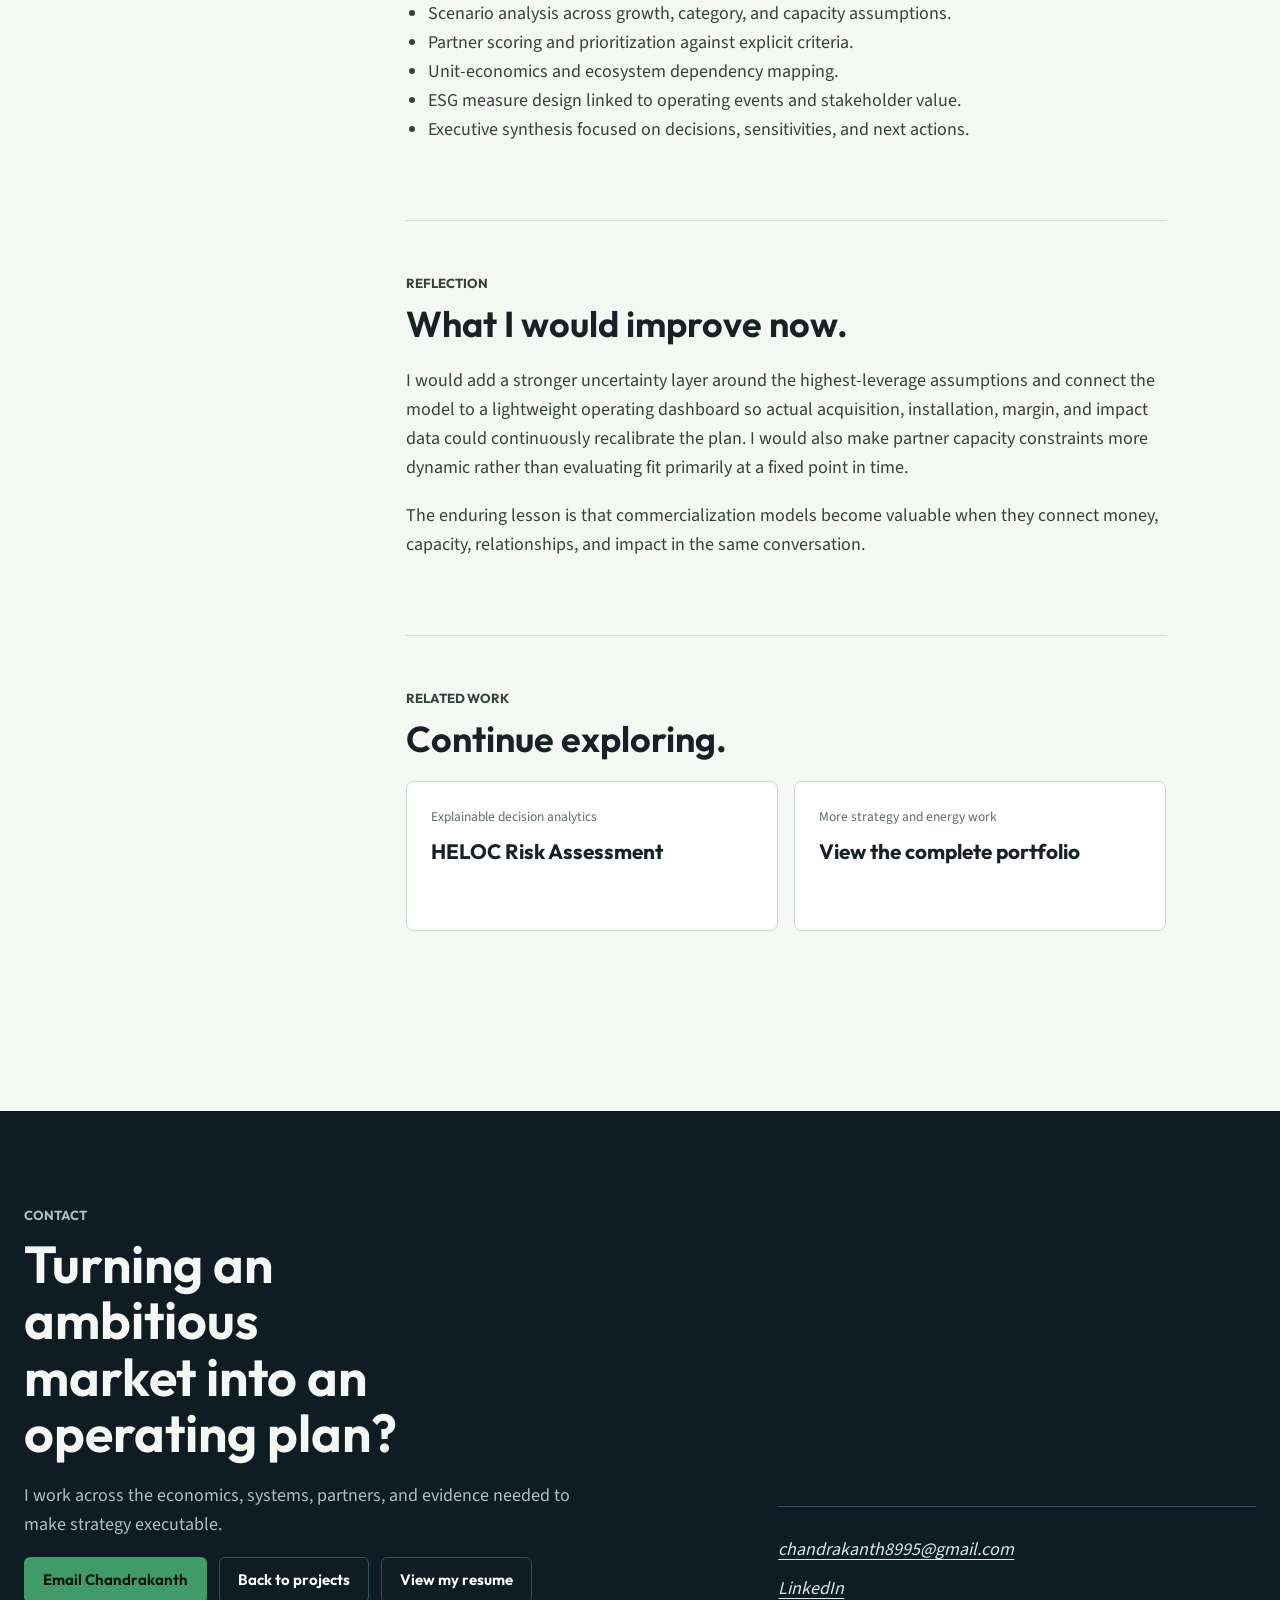
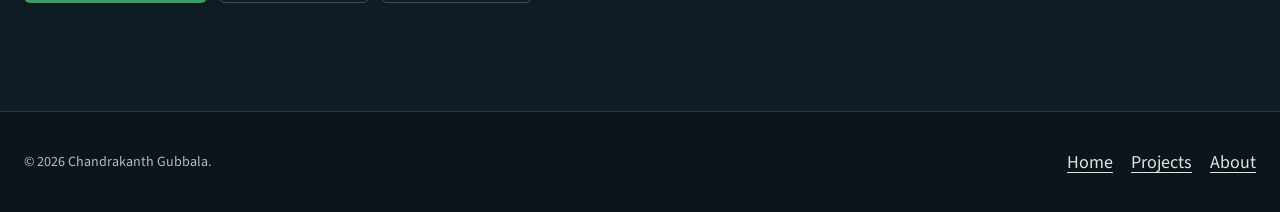
<file: case-studies/greenpack-energy-retrofit.html>
<!DOCTYPE html>
<html lang="en">
<head>
    <meta charset="utf-8"><meta name="viewport" content="width=device-width, initial-scale=1">
    <title>GreenPack Energy Retrofit Case Study | Chandrakanth Gubbala</title>
    <meta name="description" content="How Chandrakanth Gubbala built a five-year operating, financial, partner, and ESG decision model for residential energy retrofit growth.">
    <link rel="canonical" href="https://chandrakanth-gubbala.github.io/Chandrakanth-Gubbala-Portfolio/case-studies/greenpack-energy-retrofit.html">
    <meta property="og:type" content="article"><meta property="og:title" content="GreenPack Energy Retrofit Case Study"><meta property="og:description" content="A five-year operating model for residential energy retrofit commercialization."><meta property="og:url" content="https://chandrakanth-gubbala.github.io/Chandrakanth-Gubbala-Portfolio/case-studies/greenpack-energy-retrofit.html"><meta property="og:image" content="https://chandrakanth-gubbala.github.io/Chandrakanth-Gubbala-Portfolio/assets/images/profile-photo.jpg"><meta name="twitter:card" content="summary_large_image">
    <meta name="theme-color" content="#101c24"><link rel="icon" href="../favicon.png" type="image/png"><link rel="preload" href="../assets/fonts/Outfit-Variable.woff2" as="font" type="font/woff2" crossorigin><link rel="stylesheet" href="../styles.css?v=20260822">
</head>
<body>
    <a class="skip-link" href="#main">Skip to main content</a>
    <header class="site-header"><nav class="site-nav container" aria-label="Primary"><a class="brand" href="../index.html" aria-label="Chandrakanth Gubbala, home"><strong>Chandrakanth Gubbala</strong><span>Strategy &amp; Program Management | Analytics, AI &amp; Climate</span></a><button class="menu-toggle" type="button" aria-expanded="false" aria-controls="primary-navigation" aria-label="Open navigation"><span></span></button><ul class="nav-links" id="primary-navigation"><li><a href="../index.html">Home</a></li><li><a href="../work.html" aria-current="page">Projects</a></li><li><a href="../experience.html">Experience</a></li><li><a href="../about.html">About</a></li><li><a href="#contact">Contact</a></li></ul></nav></header>
    <main id="main">
        <header class="case-hero"><div class="container"><div class="case-hero-grid"><div><p class="eyebrow">Strategy | Commercialization | Decision modeling</p><h1>GreenPack Energy Retrofit Model</h1><p class="case-summary">A five-year operating and financial model connecting home-electrification growth, product economics, partner choices, and ESG reporting.</p></div><div class="case-hero-media"><img src="../assets/images/portfolio/sanitized-greenpack.jpg" width="1536" height="1024" alt="Editorial illustration of homes, retrofit economics, and operating decisions" fetchpriority="high" decoding="async"><span class="visual-label">Retrofit operating model</span></div></div><ul class="case-facts"><li><strong>Role</strong><span>Strategy and Business Planning Associate</span></li><li><strong>Timeline</strong><span>Sep 2025 - Apr 2026</span></li><li><strong>Context</strong><span>Edge Energy, clean energy solutions</span></li><li><strong>Scope</strong><span>80+ categories, 103 partners, five years</span></li></ul></div></header>

        <section class="case-snapshot" aria-label="GreenPack case study at a glance"><div class="container"><p class="eyebrow">30-second read</p><dl class="case-snapshot-grid"><div><dt>Problem</dt><dd>Growth, product economics, partners, capacity, and ESG logic were disconnected.</dd></div><div><dt>My role</dt><dd>Owned the model architecture, analysis, partner prioritization, and executive translation.</dd></div><div><dt>Critical judgment</dt><dd>Made assumptions and dependencies explicit so leadership could compare scenarios rather than debate isolated spreadsheets.</dd></div><div><dt>Outcome</dt><dd>A five-year model across 80+ categories, planning from 200 to 900 homes, and 30 priorities from 103 partners.</dd></div><div class="case-proves"><dt>What this proves</dt><dd>Financial modeling | Scenario planning | Commercialization | Partner prioritization | Executive decision support</dd></div></dl></div></section>

        <section class="section"><div class="container case-layout"><nav class="case-toc" aria-label="Case study sections"><strong>On this page</strong><a href="#summary">Summary</a><a href="#challenge">Challenge</a><a href="#constraints">Constraints</a><a href="#contribution">What I built</a><a href="#evidence">Evidence</a><a href="#outcomes">Outcomes</a><a href="#methods">Methods</a><a href="#reflection">Reflection</a></nav><article class="case-body">
            <section id="summary"><p class="eyebrow">Project summary</p><h2>Turn a climate proposition into an operating model.</h2><p>Residential electrification creates value across homeowners, contractors, technology providers, sponsors, utilities, and impact stakeholders. That same breadth makes planning difficult. Growth assumptions, product choices, installation capacity, partner quality, unit economics, and reporting logic can sit in separate spreadsheets without revealing how one decision affects another.</p><p>At Edge Energy, I built a five-year model to connect those parts. The work covered more than 80 product and operating categories, supported planning for growth from 200 to 900 homes annually, evaluated 103 potential partners, and linked homeowner outcomes to sponsor-facing ESG reporting.</p></section>

            <section id="challenge"><p class="eyebrow">Challenge</p><h2>Create one decision view across a two-sided marketplace.</h2><p>The business needed to coordinate homeowner demand with the supply, financing, installation, and sponsorship relationships that make a retrofit feasible. Scaling one side without the other would create bottlenecks. A purely financial forecast would miss operational capacity; an impact framework without economics would not support investment choices.</p><p>The decision question was therefore not simply, "How fast can the program grow?" It was, "What combination of categories, partners, economics, and operating capacity makes that growth credible?"</p></section>

            <section id="constraints"><p class="eyebrow">Constraints</p><h2>Many categories, uneven evidence, shared economics.</h2><ul><li><strong>Category complexity:</strong> More than 80 product and operating categories carried different adoption, margin, installation, and reporting implications.</li><li><strong>Partner breadth:</strong> 103 candidates could not receive equal attention; the team needed explicit prioritization criteria.</li><li><strong>Growth dependencies:</strong> Home volume, workforce capacity, partner throughput, and sponsor economics moved together.</li><li><strong>Confidentiality:</strong> Client assumptions, pricing, and internal model sheets are not reproduced. The conceptual illustration contains no client data, logos, or fabricated metrics.</li></ul></section>

            <section id="contribution"><p class="eyebrow">What I built</p><h2>A model for choices, not just forecasts.</h2><p>I organized the operating and financial logic into a five-year structure that let leadership test growth scenarios and see their implications across categories. Rather than leaving assumptions embedded in disconnected calculations, I made the major drivers explicit so the team could challenge them and compare alternatives.</p><p>I also designed a partner-evaluation framework using strategic fit, potential contribution, operating feasibility, and relationship value. That reduced a list of 103 organizations to 30 high-priority candidates. Finally, I developed an ESG framework that connected homeowner outcomes to sponsor-facing measures, making impact reporting part of the operating model rather than an after-the-fact narrative.</p><blockquote class="case-quote">The most useful model was the one that made dependencies visible enough for executives to disagree productively.</blockquote></section>

            <section id="evidence"><p class="eyebrow">Evidence</p><h2>A public view of the model logic.</h2><div class="evidence-grid"><figure class="evidence-figure evidence-figure-wide"><button type="button" data-open-media data-media-type="image" data-media-src="../assets/images/portfolio/sanitized-greenpack.jpg" data-media-title="GreenPack operating-model summary" data-media-caption="Conceptual illustration of homes, retrofit categories, economics, partners, and impact. It contains no client data or internal model output." data-media-alt="Editorial illustration showing residential retrofit operating choices"><img src="../assets/images/portfolio/sanitized-greenpack.jpg" width="1536" height="1024" alt="Editorial illustration showing residential retrofit operating choices" loading="lazy" decoding="async"><span class="visual-label">Retrofit operating model</span></button><figcaption>Operating-model concept. No private assumptions, client artifacts, or readable pseudo-data.</figcaption></figure></div><h3>Decision layers represented in the work</h3><ul><li>Growth volume and operating capacity across a five-year horizon.</li><li>Product-category contribution and sequencing.</li><li>Partner prioritization from a broad candidate universe.</li><li>Homeowner value, sponsor economics, and ESG evidence.</li></ul></section>

            <section id="outcomes"><p class="eyebrow">Outcomes</p><h2>A clearer path from ambition to execution.</h2><ul><li>Five-year operating and financial model spanning more than 80 categories.</li><li>Scenario planning for growth from 200 to 900 homes annually.</li><li>30 priority partners identified from 103 candidates.</li><li>ESG logic linked to homeowner and sponsor outcomes.</li></ul><p>These were planning outputs and decision structures rather than claims that every modeled scenario had already been realized. My contribution was the model architecture, analysis, prioritization framework, and executive translation used to examine those choices.</p></section>

            <section id="methods"><p class="eyebrow">Methods</p><h2>Strategic and analytical approach.</h2><ul><li>Driver-based operating and financial modeling.</li><li>Scenario analysis across growth, category, and capacity assumptions.</li><li>Partner scoring and prioritization against explicit criteria.</li><li>Unit-economics and ecosystem dependency mapping.</li><li>ESG measure design linked to operating events and stakeholder value.</li><li>Executive synthesis focused on decisions, sensitivities, and next actions.</li></ul></section>

            <section id="reflection"><p class="eyebrow">Reflection</p><h2>What I would improve now.</h2><p>I would add a stronger uncertainty layer around the highest-leverage assumptions and connect the model to a lightweight operating dashboard so actual acquisition, installation, margin, and impact data could continuously recalibrate the plan. I would also make partner capacity constraints more dynamic rather than evaluating fit primarily at a fixed point in time.</p><p>The enduring lesson is that commercialization models become valuable when they connect money, capacity, relationships, and impact in the same conversation.</p></section>

            <section><p class="eyebrow">Related work</p><h2>Continue exploring.</h2><div class="related-work"><a class="related-link" href="heloc-risk-assessment.html"><span>Explainable decision analytics</span><strong>HELOC Risk Assessment</strong></a><a class="related-link" href="../work.html"><span>More strategy and energy work</span><strong>View the complete portfolio</strong></a></div></section>
        </article></div></section>
        <section class="contact-band" id="contact"><div class="container contact-grid"><div><p class="eyebrow">Contact</p><h2>Turning an ambitious market into an operating plan?</h2><p>I work across the economics, systems, partners, and evidence needed to make strategy executable.</p><div class="contact-links"><a class="button button-primary" href="mailto:chandrakanth8995@gmail.com">Email Chandrakanth</a><a class="button button-secondary" href="../work.html">Back to projects</a><a class="button button-secondary" href="../assets/documents/Chandrakanth-Gubbala-Resume.pdf" target="_blank" rel="noopener">View my resume</a></div></div><address class="contact-details"><a href="mailto:chandrakanth8995@gmail.com">chandrakanth8995@gmail.com</a><a href="https://www.linkedin.com/in/chandrakanthgubbala" target="_blank" rel="noopener">LinkedIn</a></address></div></section>
    </main>
    <footer class="site-footer"><div class="container footer-grid"><p>&copy; 2026 Chandrakanth Gubbala.</p><div class="footer-links"><a href="../index.html">Home</a><a href="../work.html">Projects</a><a href="../about.html">About</a></div></div></footer>
    <div class="media-lightbox" id="media-lightbox" hidden><button class="lightbox-backdrop" type="button" data-close-media aria-label="Close media viewer"></button><section class="lightbox-panel" role="dialog" aria-modal="true" aria-labelledby="media-lightbox-title"><button class="lightbox-close" type="button" data-close-media aria-label="Close media viewer">&times;</button><div class="lightbox-stage" data-media-stage></div><div class="lightbox-copy"><h2 id="media-lightbox-title" data-media-title>Project evidence</h2><p data-media-caption></p></div></section></div>
    <script src="../script.js?v=20260820" defer></script>
</body>
</html>
</file>
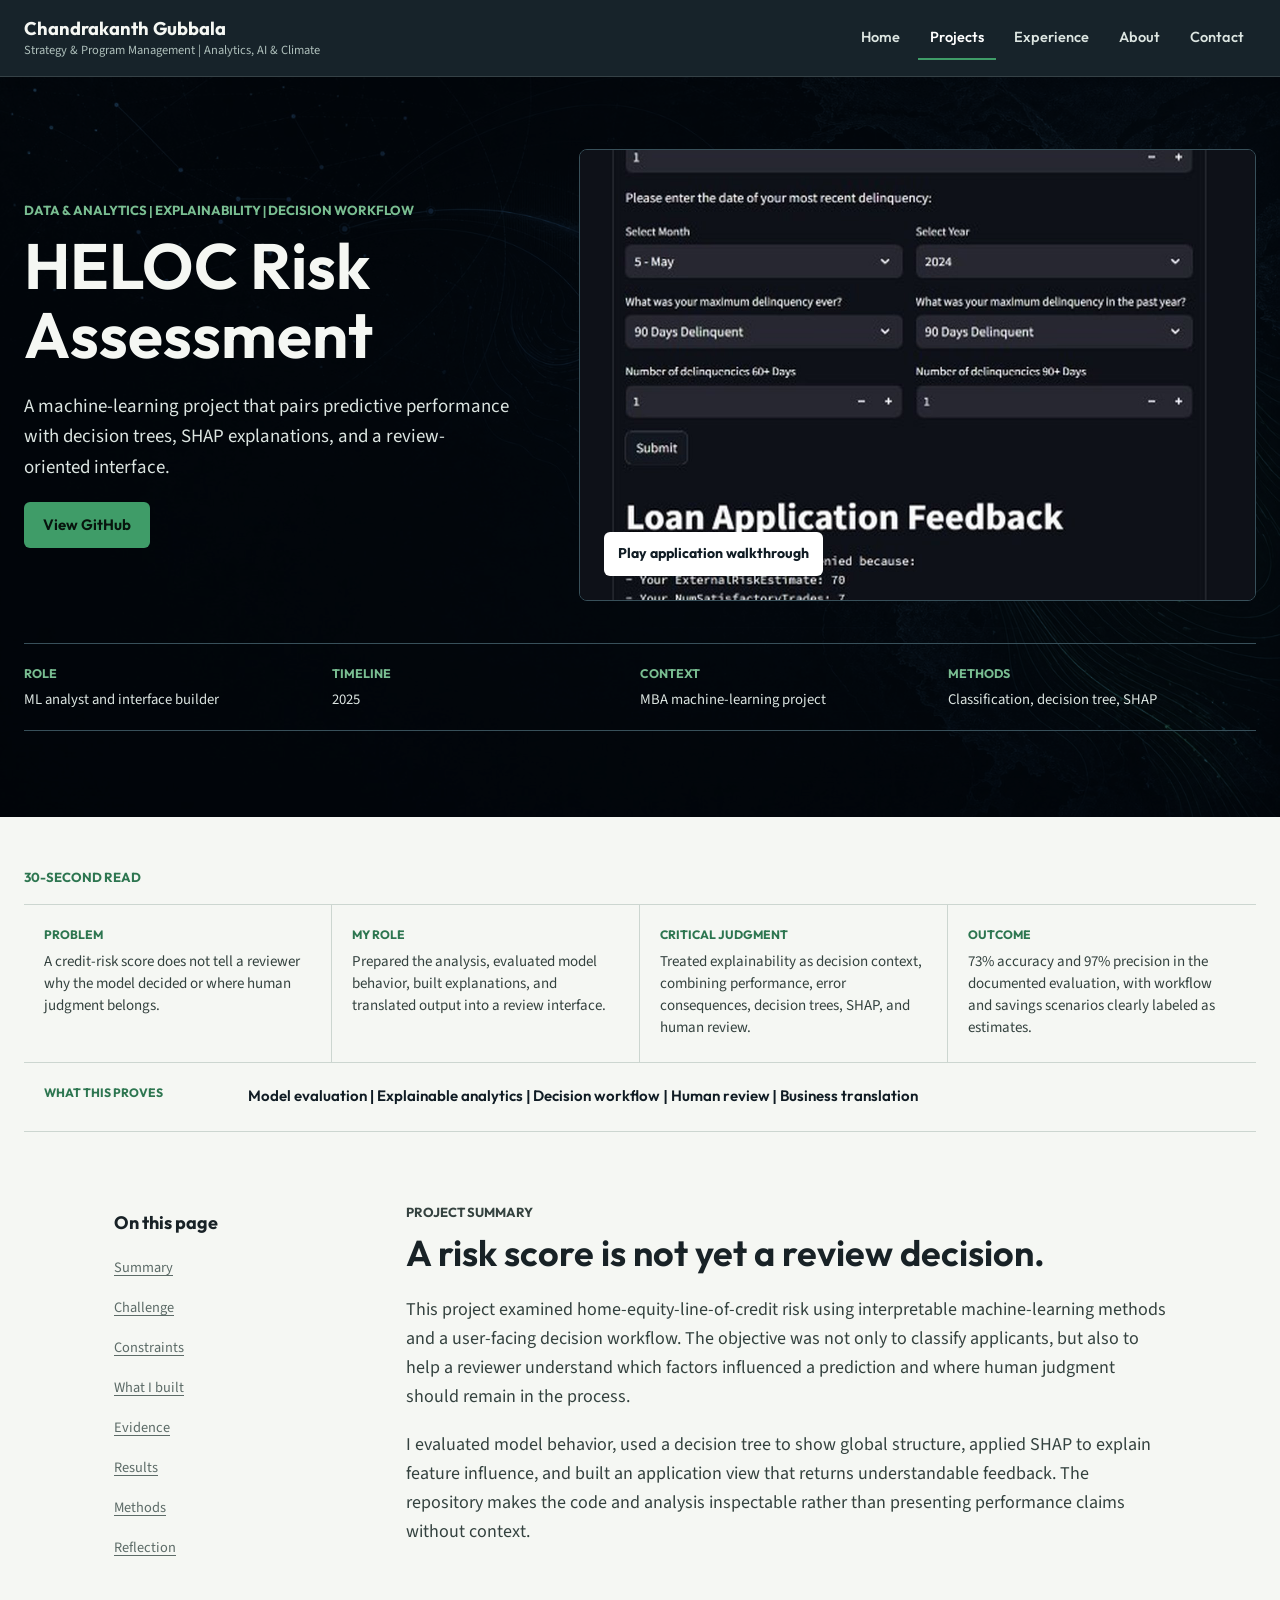
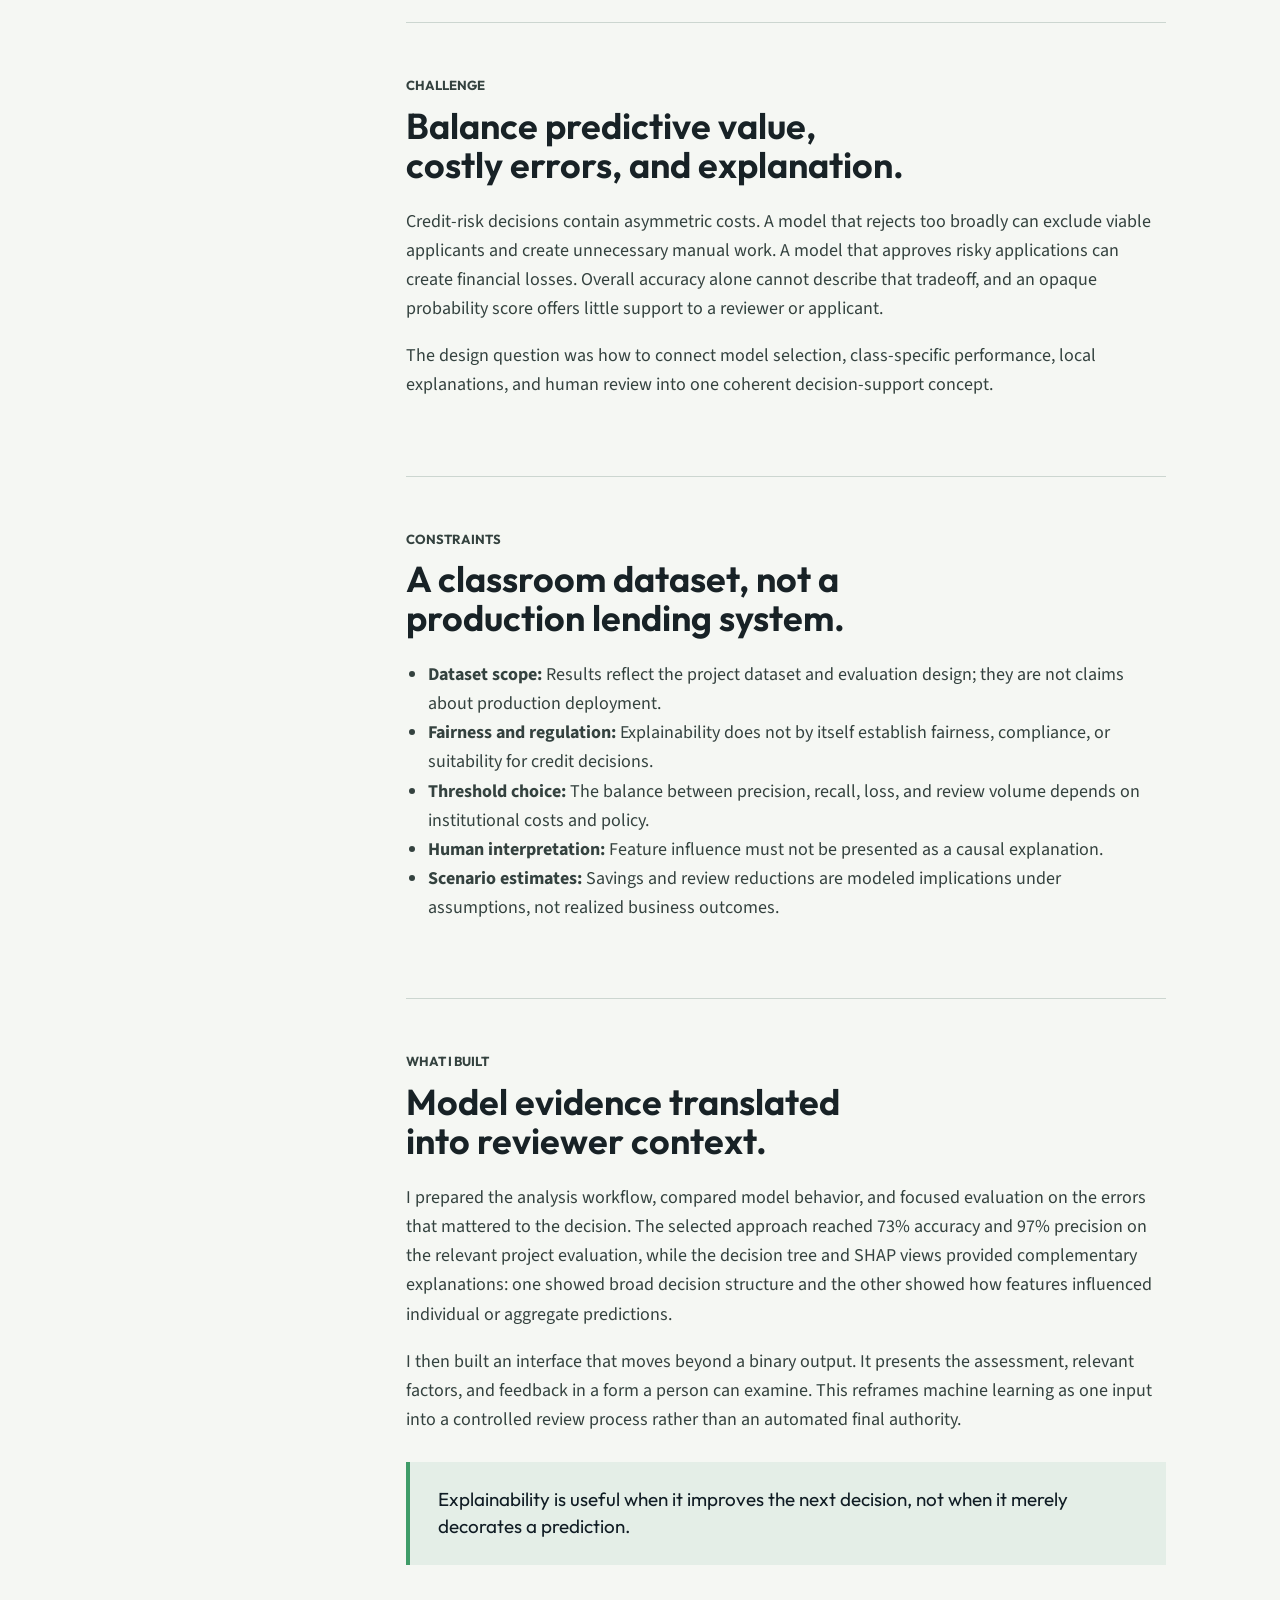
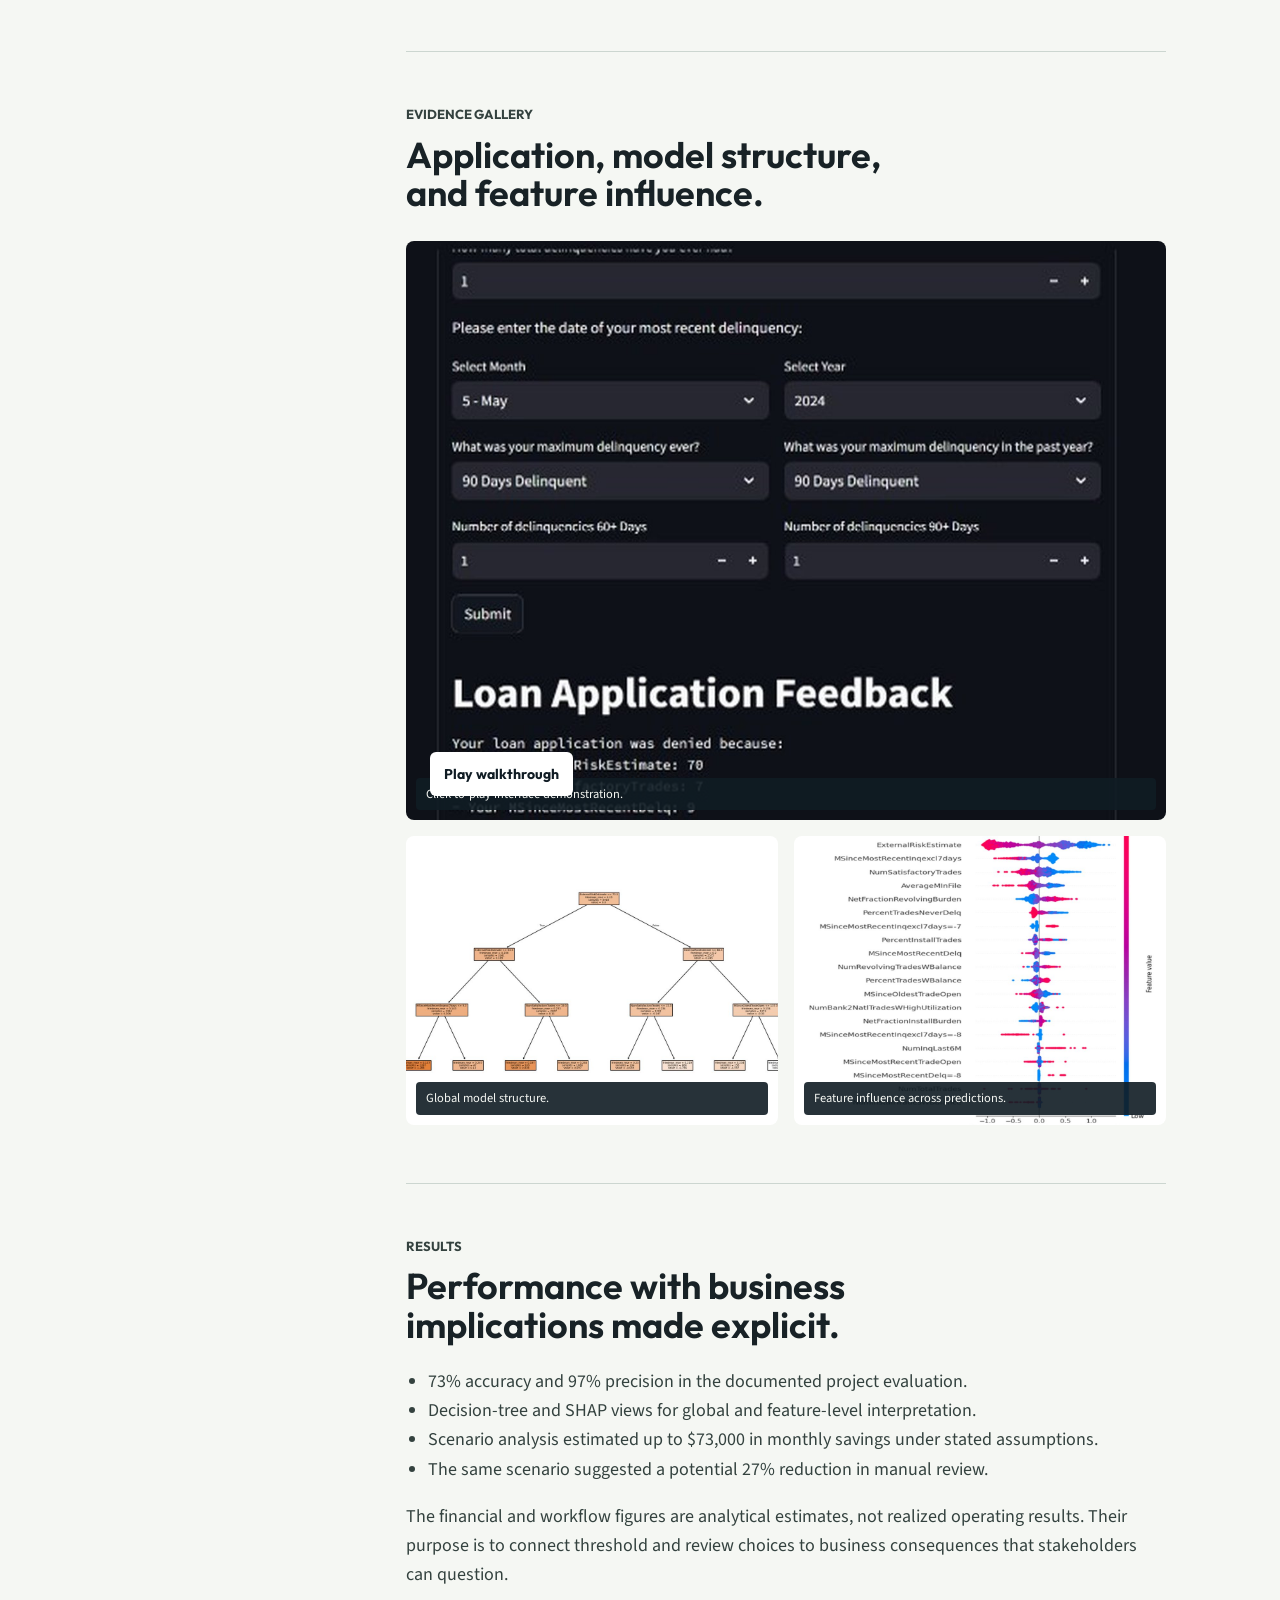
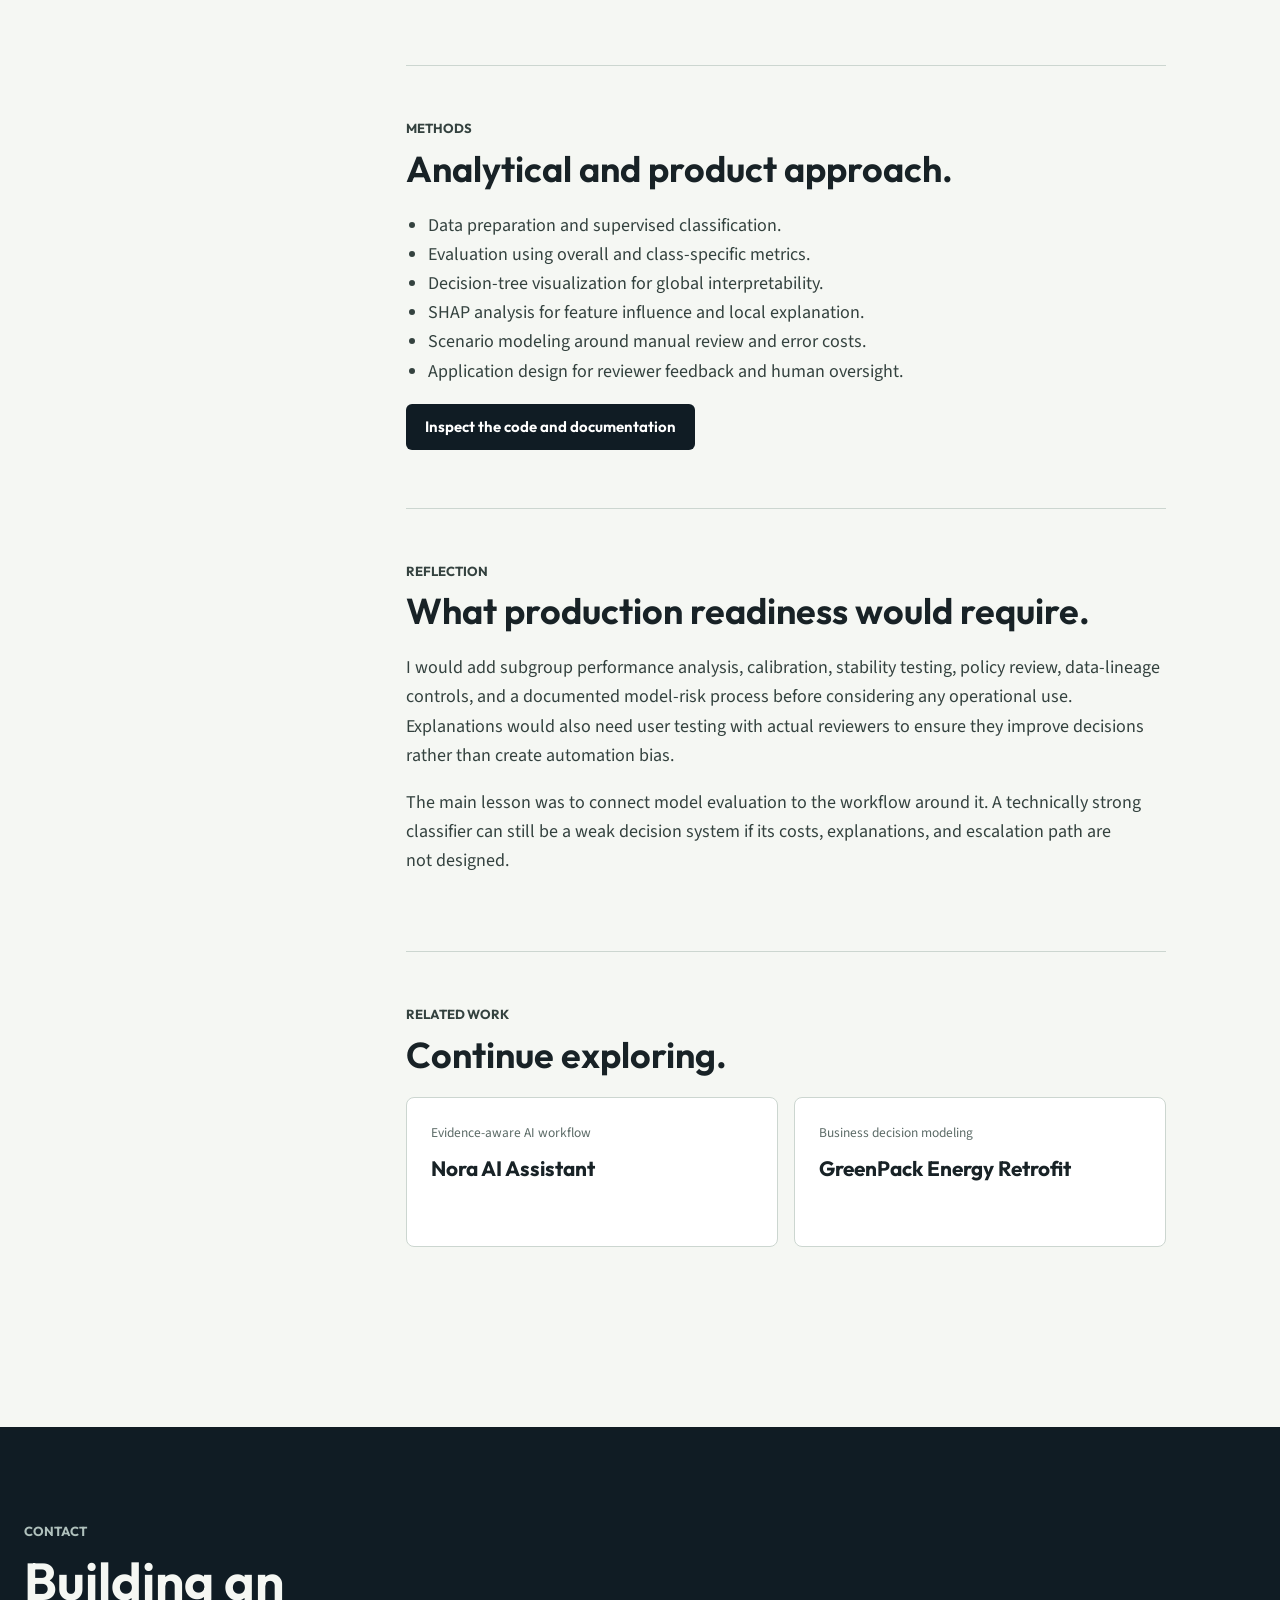
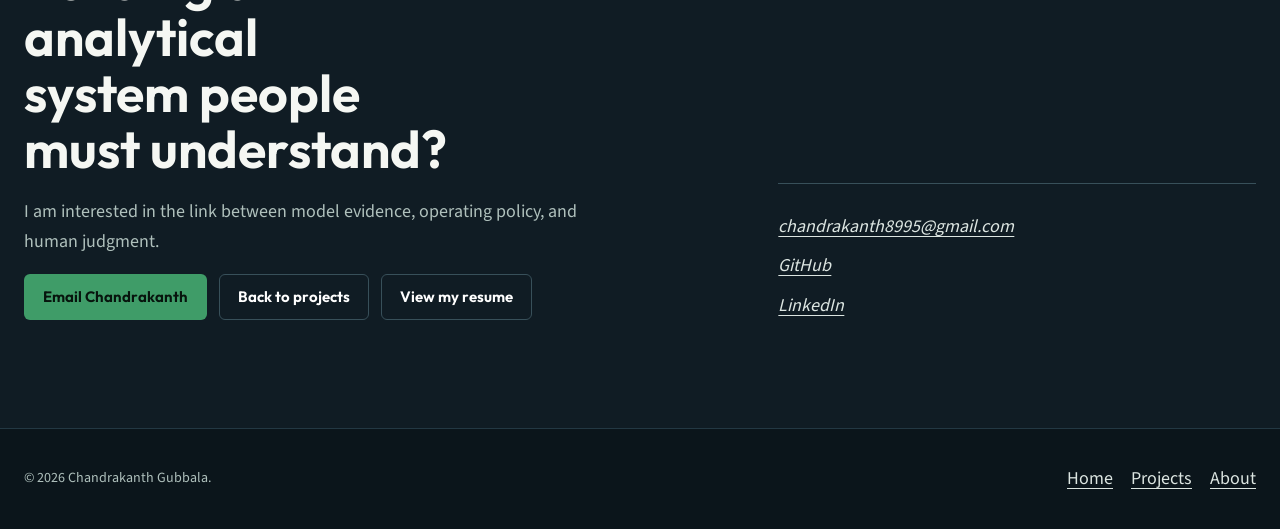
<file: case-studies/heloc-risk-assessment.html>
<!DOCTYPE html>
<html lang="en">
<head>
    <meta charset="utf-8"><meta name="viewport" content="width=device-width, initial-scale=1">
    <title>HELOC Risk Assessment Case Study | Chandrakanth Gubbala</title>
    <meta name="description" content="An explainable HELOC credit-risk project using model evaluation, decision trees, SHAP, and a review-oriented interface.">
    <link rel="canonical" href="https://chandrakanth-gubbala.github.io/Chandrakanth-Gubbala-Portfolio/case-studies/heloc-risk-assessment.html">
    <meta property="og:type" content="article"><meta property="og:title" content="HELOC Risk Assessment Case Study"><meta property="og:description" content="Explainable credit-risk modeling translated into a human review workflow."><meta property="og:url" content="https://chandrakanth-gubbala.github.io/Chandrakanth-Gubbala-Portfolio/case-studies/heloc-risk-assessment.html"><meta property="og:image" content="https://chandrakanth-gubbala.github.io/Chandrakanth-Gubbala-Portfolio/assets/images/profile-photo.jpg"><meta name="twitter:card" content="summary_large_image">
    <meta name="theme-color" content="#101c24"><link rel="icon" href="../favicon.png" type="image/png"><link rel="preload" href="../assets/fonts/Outfit-Variable.woff2" as="font" type="font/woff2" crossorigin><link rel="stylesheet" href="../styles.css?v=20260822">
</head>
<body>
    <a class="skip-link" href="#main">Skip to main content</a>
    <header class="site-header"><nav class="site-nav container" aria-label="Primary"><a class="brand" href="../index.html" aria-label="Chandrakanth Gubbala, home"><strong>Chandrakanth Gubbala</strong><span>Strategy &amp; Program Management | Analytics, AI &amp; Climate</span></a><button class="menu-toggle" type="button" aria-expanded="false" aria-controls="primary-navigation" aria-label="Open navigation"><span></span></button><ul class="nav-links" id="primary-navigation"><li><a href="../index.html">Home</a></li><li><a href="../work.html" aria-current="page">Projects</a></li><li><a href="../experience.html">Experience</a></li><li><a href="../about.html">About</a></li><li><a href="#contact">Contact</a></li></ul></nav></header>
    <main id="main">
        <header class="case-hero"><div class="container"><div class="case-hero-grid"><div><p class="eyebrow">Data &amp; analytics | Explainability | Decision workflow</p><h1>HELOC Risk Assessment</h1><p class="case-summary">A machine-learning project that pairs predictive performance with decision trees, SHAP explanations, and a review-oriented interface.</p><a class="button button-primary" href="https://github.com/Chandrakanth-Gubbala/heloc-credit-risk-explainability" target="_blank" rel="noopener">View GitHub</a></div><button class="media-button case-hero-media" type="button" data-open-media data-media-type="video" data-media-src="../assets/videos/heloc-demo.mp4" data-media-poster="../assets/images/portfolio/heloc-app-feedback.jpg" data-media-title="HELOC application walkthrough" data-media-caption="Click-to-play demonstration of the analysis and feedback interface."><img src="../assets/images/portfolio/heloc-app-feedback.jpg" width="1200" height="900" alt="HELOC risk assessment application showing model feedback" fetchpriority="high" decoding="async"><span class="play-mark">Play application walkthrough</span></button></div><ul class="case-facts"><li><strong>Role</strong><span>ML analyst and interface builder</span></li><li><strong>Timeline</strong><span>2025</span></li><li><strong>Context</strong><span>MBA machine-learning project</span></li><li><strong>Methods</strong><span>Classification, decision tree, SHAP</span></li></ul></div></header>

        <section class="case-snapshot" aria-label="HELOC case study at a glance"><div class="container"><p class="eyebrow">30-second read</p><dl class="case-snapshot-grid"><div><dt>Problem</dt><dd>A credit-risk score does not tell a reviewer why the model decided or where human judgment belongs.</dd></div><div><dt>My role</dt><dd>Prepared the analysis, evaluated model behavior, built explanations, and translated output into a review interface.</dd></div><div><dt>Critical judgment</dt><dd>Treated explainability as decision context, combining performance, error consequences, decision trees, SHAP, and human review.</dd></div><div><dt>Outcome</dt><dd>73% accuracy and 97% precision in the documented evaluation, with workflow and savings scenarios clearly labeled as estimates.</dd></div><div class="case-proves"><dt>What this proves</dt><dd>Model evaluation | Explainable analytics | Decision workflow | Human review | Business translation</dd></div></dl></div></section>

        <section class="section"><div class="container case-layout"><nav class="case-toc" aria-label="Case study sections"><strong>On this page</strong><a href="#summary">Summary</a><a href="#challenge">Challenge</a><a href="#constraints">Constraints</a><a href="#contribution">What I built</a><a href="#evidence">Evidence</a><a href="#outcomes">Results</a><a href="#methods">Methods</a><a href="#reflection">Reflection</a></nav><article class="case-body">
            <section id="summary"><p class="eyebrow">Project summary</p><h2>A risk score is not yet a review decision.</h2><p>This project examined home-equity-line-of-credit risk using interpretable machine-learning methods and a user-facing decision workflow. The objective was not only to classify applicants, but also to help a reviewer understand which factors influenced a prediction and where human judgment should remain in the process.</p><p>I evaluated model behavior, used a decision tree to show global structure, applied SHAP to explain feature influence, and built an application view that returns understandable feedback. The repository makes the code and analysis inspectable rather than presenting performance claims without context.</p></section>

            <section id="challenge"><p class="eyebrow">Challenge</p><h2>Balance predictive value, costly errors, and explanation.</h2><p>Credit-risk decisions contain asymmetric costs. A model that rejects too broadly can exclude viable applicants and create unnecessary manual work. A model that approves risky applications can create financial losses. Overall accuracy alone cannot describe that tradeoff, and an opaque probability score offers little support to a reviewer or applicant.</p><p>The design question was how to connect model selection, class-specific performance, local explanations, and human review into one coherent decision-support concept.</p></section>

            <section id="constraints"><p class="eyebrow">Constraints</p><h2>A classroom dataset, not a production lending system.</h2><ul><li><strong>Dataset scope:</strong> Results reflect the project dataset and evaluation design; they are not claims about production deployment.</li><li><strong>Fairness and regulation:</strong> Explainability does not by itself establish fairness, compliance, or suitability for credit decisions.</li><li><strong>Threshold choice:</strong> The balance between precision, recall, loss, and review volume depends on institutional costs and policy.</li><li><strong>Human interpretation:</strong> Feature influence must not be presented as a causal explanation.</li><li><strong>Scenario estimates:</strong> Savings and review reductions are modeled implications under assumptions, not realized business outcomes.</li></ul></section>

            <section id="contribution"><p class="eyebrow">What I built</p><h2>Model evidence translated into reviewer context.</h2><p>I prepared the analysis workflow, compared model behavior, and focused evaluation on the errors that mattered to the decision. The selected approach reached 73% accuracy and 97% precision on the relevant project evaluation, while the decision tree and SHAP views provided complementary explanations: one showed broad decision structure and the other showed how features influenced individual or aggregate predictions.</p><p>I then built an interface that moves beyond a binary output. It presents the assessment, relevant factors, and feedback in a form a person can examine. This reframes machine learning as one input into a controlled review process rather than an automated final authority.</p><blockquote class="case-quote">Explainability is useful when it improves the next decision, not when it merely decorates a prediction.</blockquote></section>

            <section id="evidence"><p class="eyebrow">Evidence gallery</p><h2>Application, model structure, and feature influence.</h2><div class="evidence-grid"><figure class="evidence-figure evidence-figure-wide"><button type="button" data-open-media data-media-type="video" data-media-src="../assets/videos/heloc-demo.mp4" data-media-poster="../assets/images/portfolio/heloc-app-feedback.jpg" data-media-title="HELOC application walkthrough" data-media-caption="The video loads only when opened and demonstrates the review-oriented interface." data-media-alt="Poster frame for the HELOC application walkthrough"><img src="../assets/images/portfolio/heloc-app-feedback.jpg" width="1200" height="900" alt="Poster frame for the HELOC application walkthrough" loading="lazy" decoding="async"><span class="play-mark">Play walkthrough</span></button><figcaption>Click-to-play interface demonstration.</figcaption></figure><figure class="evidence-figure"><button type="button" data-open-media data-media-type="image" data-media-src="../assets/images/portfolio/heloc-decision-tree.jpg" data-media-title="Decision tree" data-media-caption="A global view of the model's branching structure and major decision paths." data-media-alt="Decision tree visualization for HELOC risk classification"><img src="../assets/images/portfolio/heloc-decision-tree.jpg" width="1400" height="820" alt="Decision tree visualization for HELOC risk classification" loading="lazy" decoding="async"></button><figcaption>Global model structure.</figcaption></figure><figure class="evidence-figure"><button type="button" data-open-media data-media-type="image" data-media-src="../assets/images/portfolio/heloc-shap-summary.jpg" data-media-title="SHAP feature summary" data-media-caption="Feature influence view used to inspect how variables affected model output." data-media-alt="SHAP feature influence summary for the HELOC model"><img src="../assets/images/portfolio/heloc-shap-summary.jpg" width="1200" height="900" alt="SHAP feature influence summary for the HELOC model" loading="lazy" decoding="async"></button><figcaption>Feature influence across predictions.</figcaption></figure></div></section>

            <section id="outcomes"><p class="eyebrow">Results</p><h2>Performance with business implications made explicit.</h2><ul><li>73% accuracy and 97% precision in the documented project evaluation.</li><li>Decision-tree and SHAP views for global and feature-level interpretation.</li><li>Scenario analysis estimated up to $73,000 in monthly savings under stated assumptions.</li><li>The same scenario suggested a potential 27% reduction in manual review.</li></ul><p>The financial and workflow figures are analytical estimates, not realized operating results. Their purpose is to connect threshold and review choices to business consequences that stakeholders can question.</p></section>

            <section id="methods"><p class="eyebrow">Methods</p><h2>Analytical and product approach.</h2><ul><li>Data preparation and supervised classification.</li><li>Evaluation using overall and class-specific metrics.</li><li>Decision-tree visualization for global interpretability.</li><li>SHAP analysis for feature influence and local explanation.</li><li>Scenario modeling around manual review and error costs.</li><li>Application design for reviewer feedback and human oversight.</li></ul><a class="button button-dark" href="https://github.com/Chandrakanth-Gubbala/heloc-credit-risk-explainability" target="_blank" rel="noopener">Inspect the code and documentation</a></section>

            <section id="reflection"><p class="eyebrow">Reflection</p><h2>What production readiness would require.</h2><p>I would add subgroup performance analysis, calibration, stability testing, policy review, data-lineage controls, and a documented model-risk process before considering any operational use. Explanations would also need user testing with actual reviewers to ensure they improve decisions rather than create automation bias.</p><p>The main lesson was to connect model evaluation to the workflow around it. A technically strong classifier can still be a weak decision system if its costs, explanations, and escalation path are not designed.</p></section>

            <section><p class="eyebrow">Related work</p><h2>Continue exploring.</h2><div class="related-work"><a class="related-link" href="nora-ai-assistant.html"><span>Evidence-aware AI workflow</span><strong>Nora AI Assistant</strong></a><a class="related-link" href="greenpack-energy-retrofit.html"><span>Business decision modeling</span><strong>GreenPack Energy Retrofit</strong></a></div></section>
        </article></div></section>
        <section class="contact-band" id="contact"><div class="container contact-grid"><div><p class="eyebrow">Contact</p><h2>Building an analytical system people must understand?</h2><p>I am interested in the link between model evidence, operating policy, and human judgment.</p><div class="contact-links"><a class="button button-primary" href="mailto:chandrakanth8995@gmail.com">Email Chandrakanth</a><a class="button button-secondary" href="../work.html">Back to projects</a><a class="button button-secondary" href="../assets/documents/Chandrakanth-Gubbala-Resume.pdf" target="_blank" rel="noopener">View my resume</a></div></div><address class="contact-details"><a href="mailto:chandrakanth8995@gmail.com">chandrakanth8995@gmail.com</a><a href="https://github.com/Chandrakanth-Gubbala" target="_blank" rel="noopener">GitHub</a><a href="https://www.linkedin.com/in/chandrakanthgubbala" target="_blank" rel="noopener">LinkedIn</a></address></div></section>
    </main>
    <footer class="site-footer"><div class="container footer-grid"><p>&copy; 2026 Chandrakanth Gubbala.</p><div class="footer-links"><a href="../index.html">Home</a><a href="../work.html">Projects</a><a href="../about.html">About</a></div></div></footer>
    <div class="media-lightbox" id="media-lightbox" hidden><button class="lightbox-backdrop" type="button" data-close-media aria-label="Close media viewer"></button><section class="lightbox-panel" role="dialog" aria-modal="true" aria-labelledby="media-lightbox-title"><button class="lightbox-close" type="button" data-close-media aria-label="Close media viewer">&times;</button><div class="lightbox-stage" data-media-stage></div><div class="lightbox-copy"><h2 id="media-lightbox-title" data-media-title>Project evidence</h2><p data-media-caption></p></div></section></div>
    <script src="../script.js?v=20260820" defer></script>
</body>
</html>
</file>
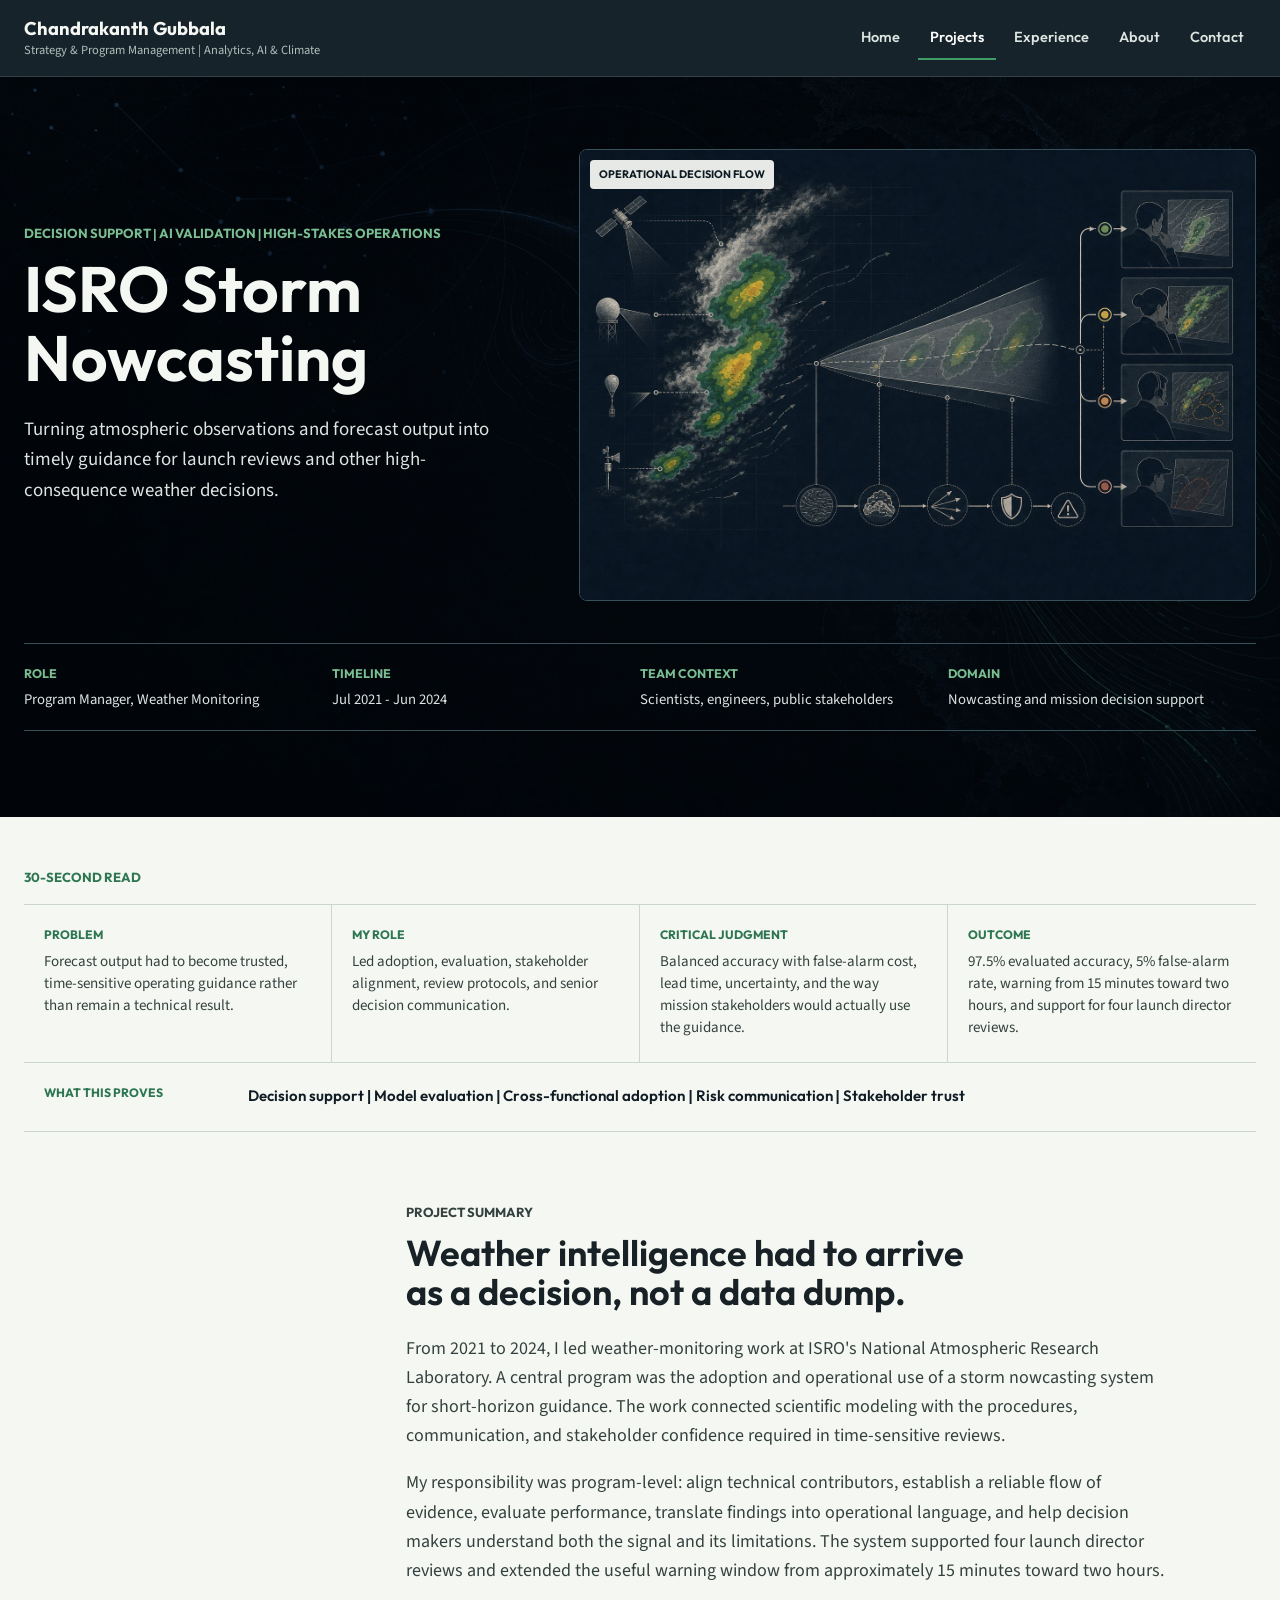
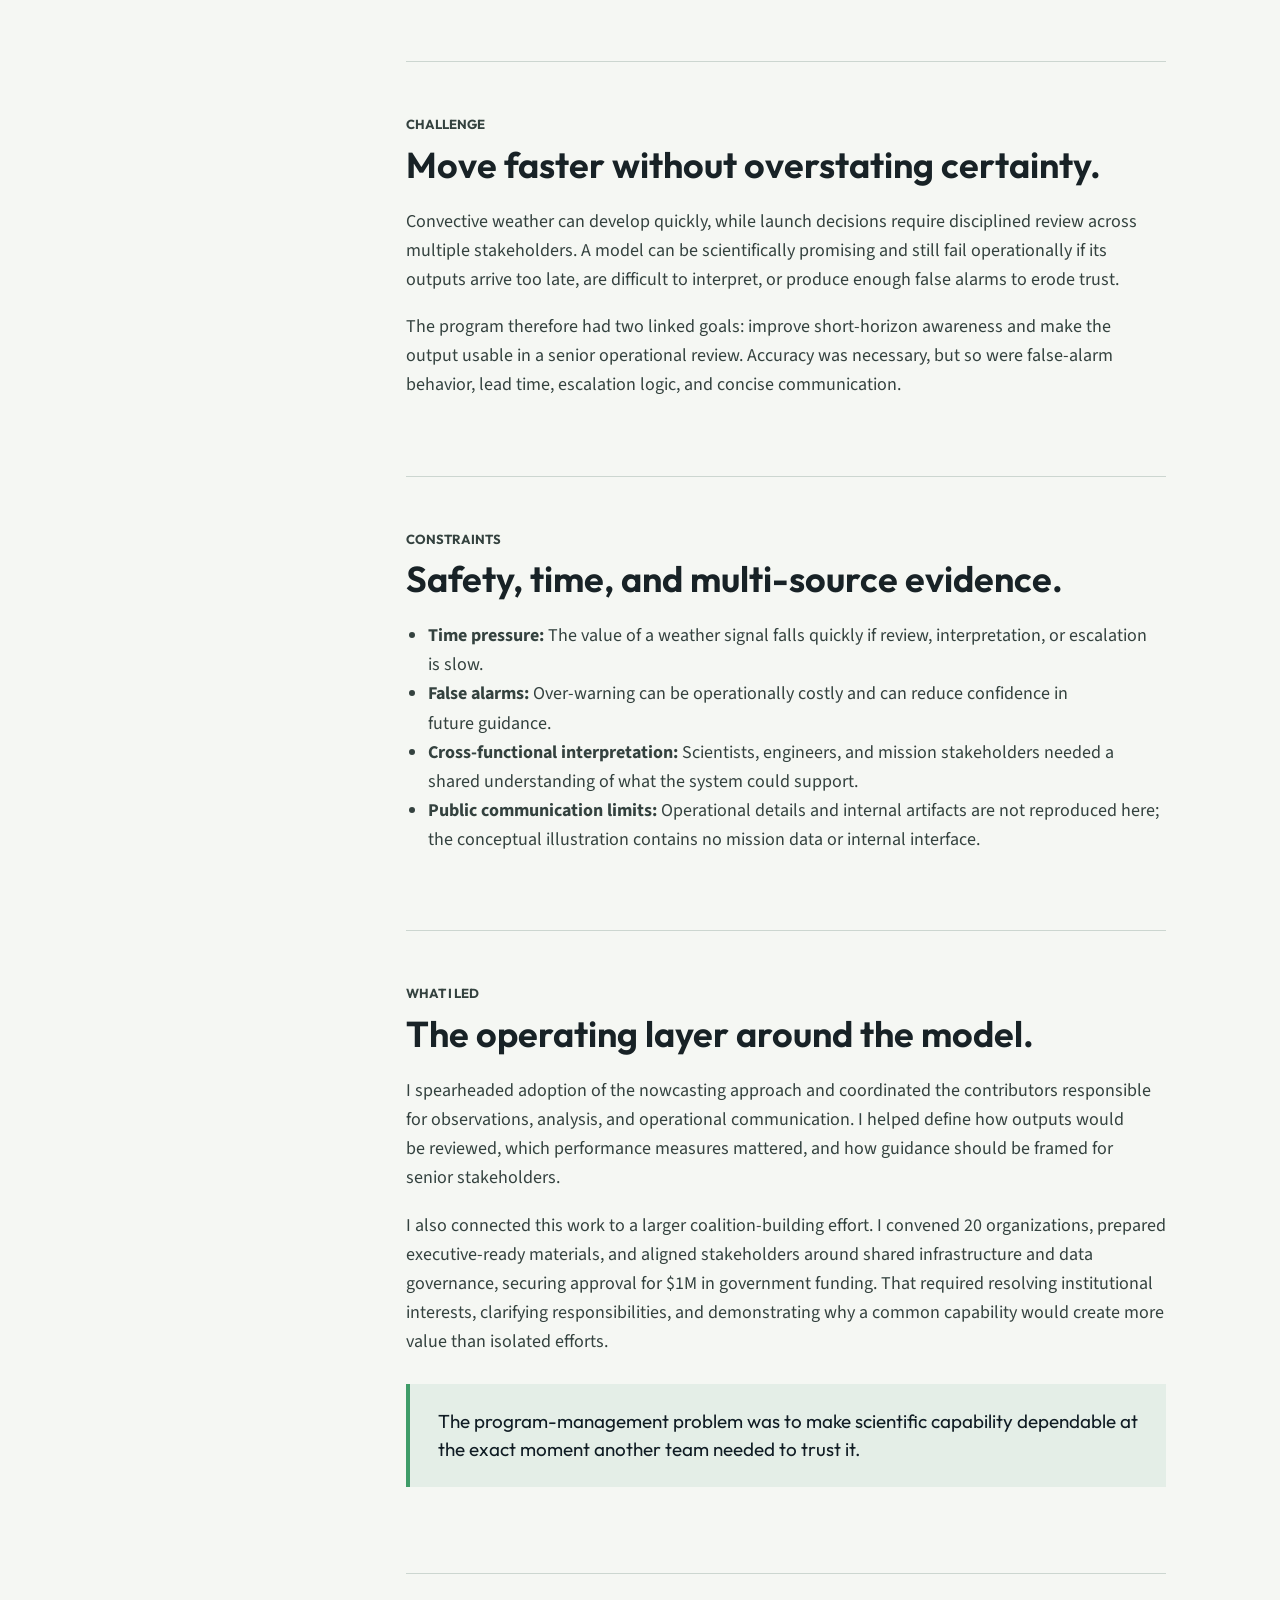
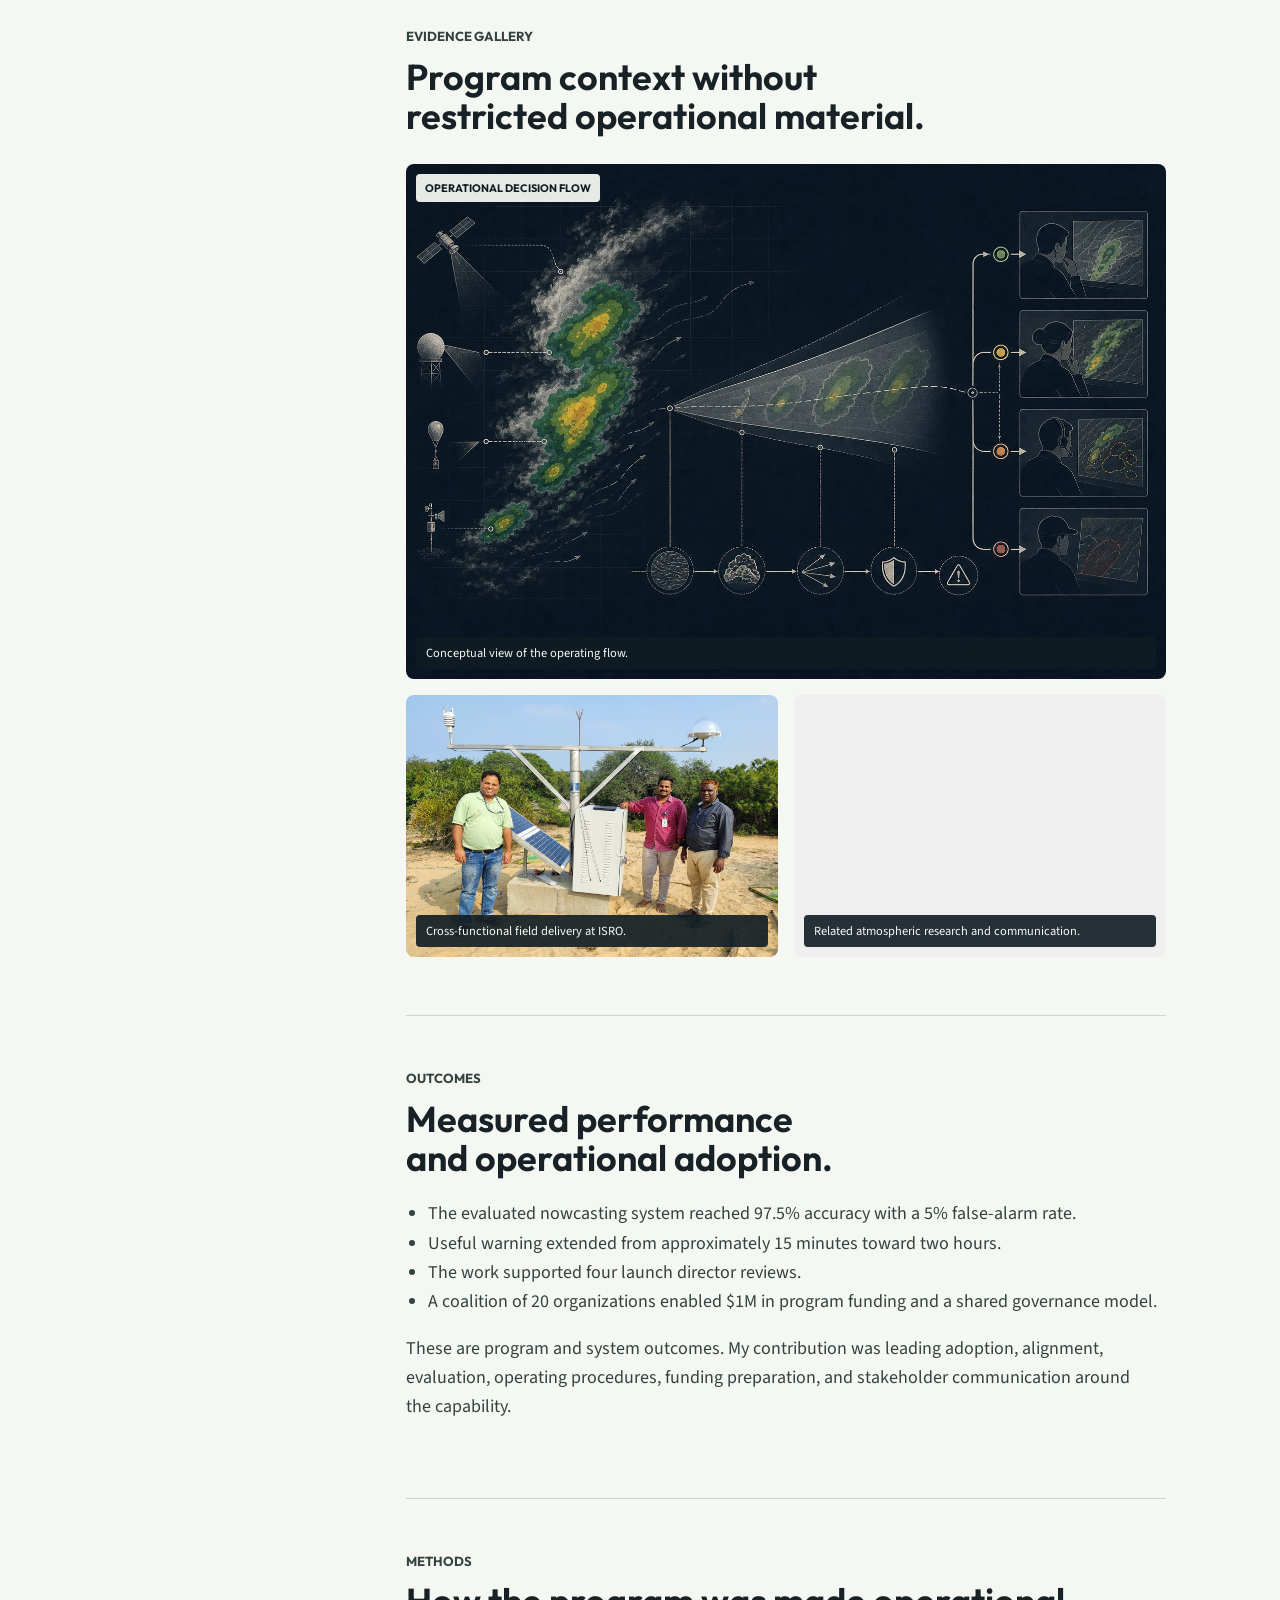
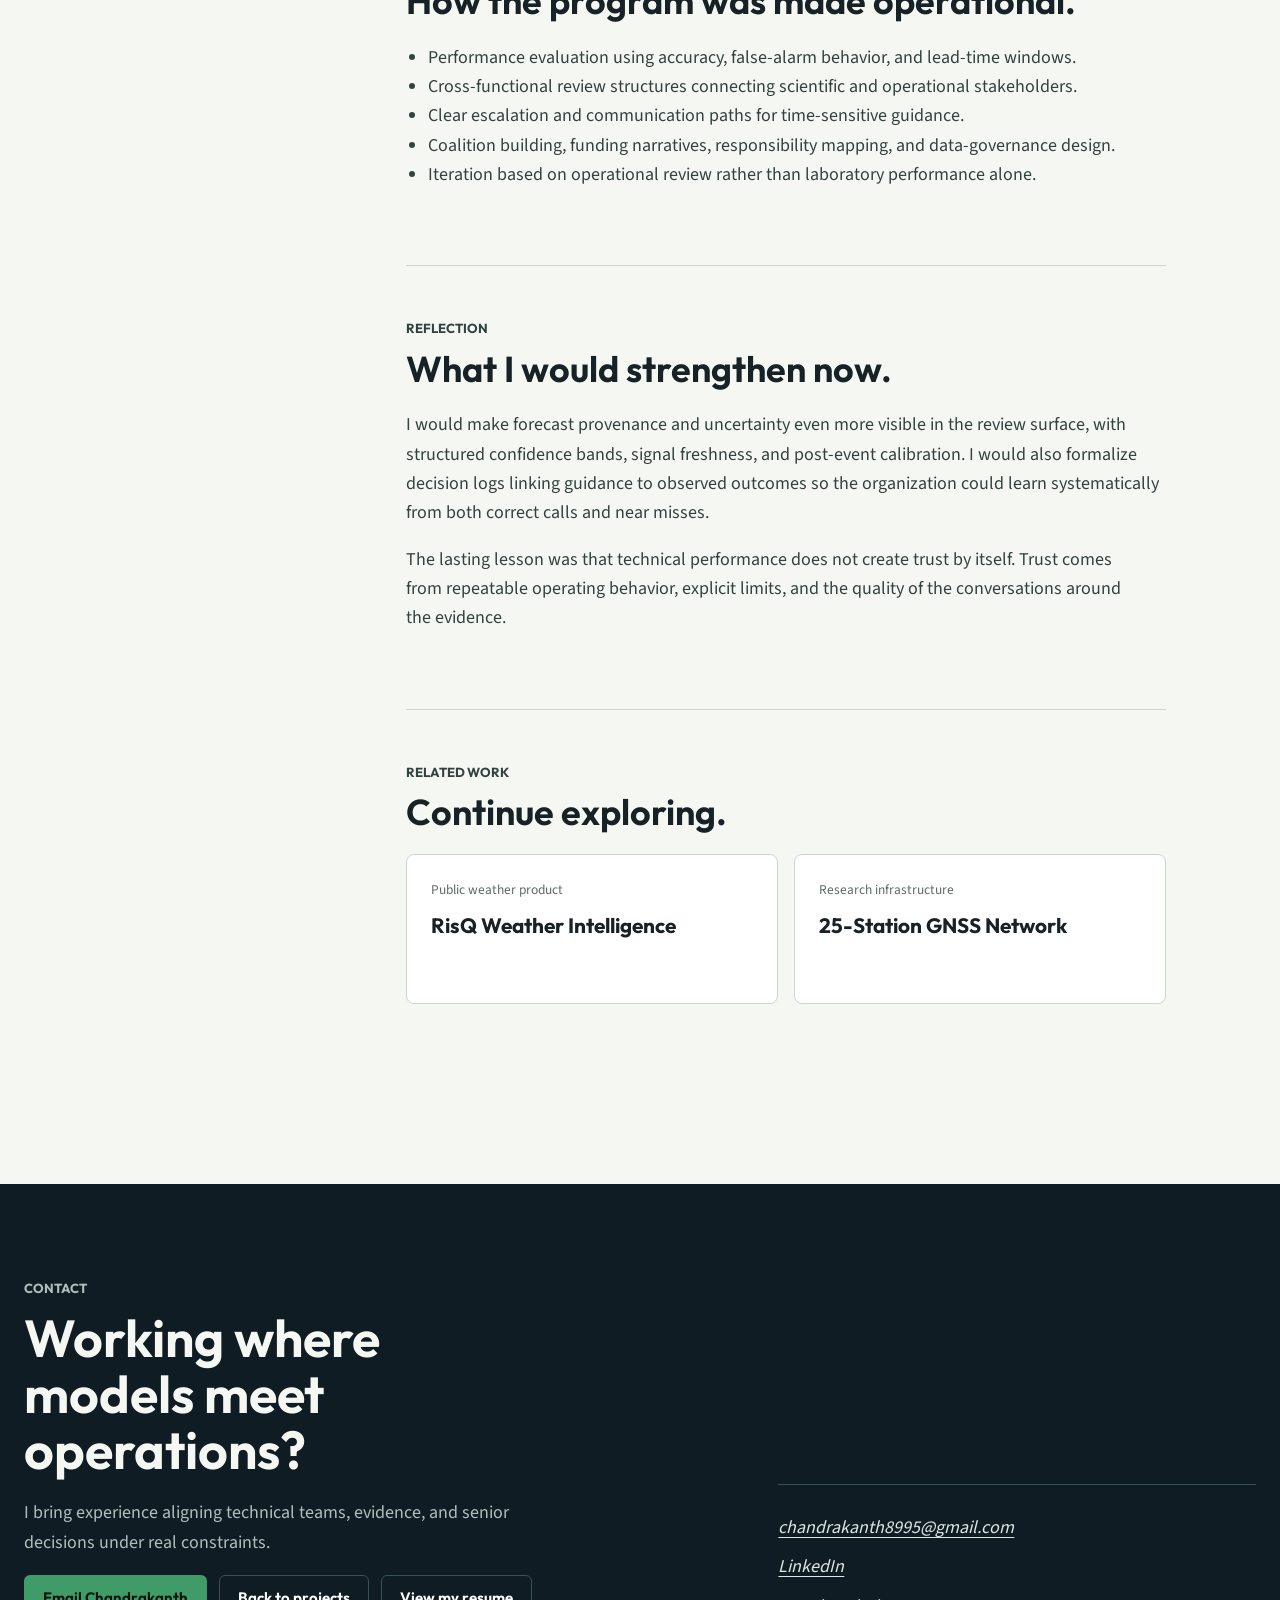
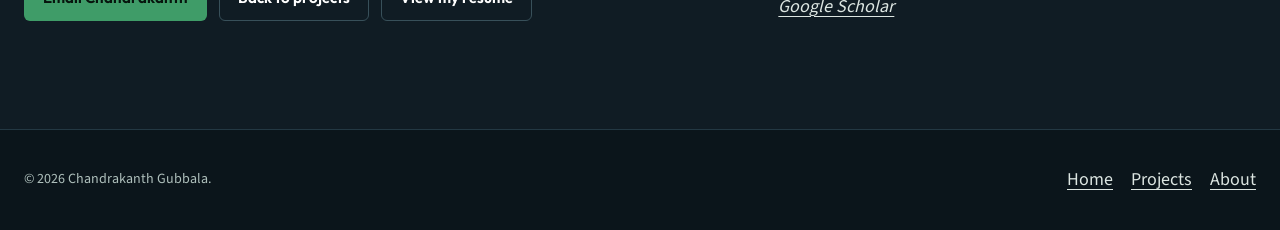
<file: case-studies/isro-storm-nowcasting.html>
<!DOCTYPE html>
<html lang="en">
<head>
    <meta charset="utf-8"><meta name="viewport" content="width=device-width, initial-scale=1">
    <title>ISRO Storm Nowcasting Case Study | Chandrakanth Gubbala</title>
    <meta name="description" content="How Chandrakanth Gubbala led operational storm nowcasting and weather intelligence supporting time-sensitive ISRO launch decisions.">
    <link rel="canonical" href="https://chandrakanth-gubbala.github.io/Chandrakanth-Gubbala-Portfolio/case-studies/isro-storm-nowcasting.html">
    <meta property="og:type" content="article"><meta property="og:title" content="ISRO Storm Nowcasting Case Study"><meta property="og:description" content="Operational weather intelligence for launch decision support."><meta property="og:url" content="https://chandrakanth-gubbala.github.io/Chandrakanth-Gubbala-Portfolio/case-studies/isro-storm-nowcasting.html"><meta property="og:image" content="https://chandrakanth-gubbala.github.io/Chandrakanth-Gubbala-Portfolio/assets/images/profile-photo.jpg"><meta name="twitter:card" content="summary_large_image">
    <meta name="theme-color" content="#101c24"><link rel="icon" href="../favicon.png" type="image/png"><link rel="preload" href="../assets/fonts/Outfit-Variable.woff2" as="font" type="font/woff2" crossorigin><link rel="stylesheet" href="../styles.css?v=20260822">
</head>
<body>
    <a class="skip-link" href="#main">Skip to main content</a>
    <header class="site-header"><nav class="site-nav container" aria-label="Primary"><a class="brand" href="../index.html" aria-label="Chandrakanth Gubbala, home"><strong>Chandrakanth Gubbala</strong><span>Strategy &amp; Program Management | Analytics, AI &amp; Climate</span></a><button class="menu-toggle" type="button" aria-expanded="false" aria-controls="primary-navigation" aria-label="Open navigation"><span></span></button><ul class="nav-links" id="primary-navigation"><li><a href="../index.html">Home</a></li><li><a href="../work.html" aria-current="page">Projects</a></li><li><a href="../experience.html">Experience</a></li><li><a href="../about.html">About</a></li><li><a href="#contact">Contact</a></li></ul></nav></header>
    <main id="main">
        <header class="case-hero"><div class="container"><div class="case-hero-grid"><div><p class="eyebrow">Decision support | AI validation | High-stakes operations</p><h1>ISRO Storm Nowcasting</h1><p class="case-summary">Turning atmospheric observations and forecast output into timely guidance for launch reviews and other high-consequence weather decisions.</p></div><div class="case-hero-media"><img src="../assets/images/portfolio/sanitized-isro-nowcasting.jpg" width="1536" height="1024" alt="Editorial illustration of satellite, radar, and forecast observations converging into a mission decision flow" fetchpriority="high" decoding="async"><span class="visual-label">Operational decision flow</span></div></div><ul class="case-facts"><li><strong>Role</strong><span>Program Manager, Weather Monitoring</span></li><li><strong>Timeline</strong><span>Jul 2021 - Jun 2024</span></li><li><strong>Team context</strong><span>Scientists, engineers, public stakeholders</span></li><li><strong>Domain</strong><span>Nowcasting and mission decision support</span></li></ul></div></header>

        <section class="case-snapshot" aria-label="Storm nowcasting case study at a glance"><div class="container"><p class="eyebrow">30-second read</p><dl class="case-snapshot-grid"><div><dt>Problem</dt><dd>Forecast output had to become trusted, time-sensitive operating guidance rather than remain a technical result.</dd></div><div><dt>My role</dt><dd>Led adoption, evaluation, stakeholder alignment, review protocols, and senior decision communication.</dd></div><div><dt>Critical judgment</dt><dd>Balanced accuracy with false-alarm cost, lead time, uncertainty, and the way mission stakeholders would actually use the guidance.</dd></div><div><dt>Outcome</dt><dd>97.5% evaluated accuracy, 5% false-alarm rate, warning from 15 minutes toward two hours, and support for four launch director reviews.</dd></div><div class="case-proves"><dt>What this proves</dt><dd>Decision support | Model evaluation | Cross-functional adoption | Risk communication | Stakeholder trust</dd></div></dl></div></section>

        <section class="section"><div class="container case-layout"><nav class="case-toc" aria-label="Case study sections"><strong>On this page</strong><a href="#summary">Summary</a><a href="#challenge">Challenge</a><a href="#constraints">Constraints</a><a href="#contribution">What I led</a><a href="#evidence">Evidence</a><a href="#outcomes">Outcomes</a><a href="#methods">Methods</a><a href="#reflection">Reflection</a></nav><article class="case-body">
            <section id="summary"><p class="eyebrow">Project summary</p><h2>Weather intelligence had to arrive as a decision, not a data dump.</h2><p>From 2021 to 2024, I led weather-monitoring work at ISRO's National Atmospheric Research Laboratory. A central program was the adoption and operational use of a storm nowcasting system for short-horizon guidance. The work connected scientific modeling with the procedures, communication, and stakeholder confidence required in time-sensitive reviews.</p><p>My responsibility was program-level: align technical contributors, establish a reliable flow of evidence, evaluate performance, translate findings into operational language, and help decision makers understand both the signal and its limitations. The system supported four launch director reviews and extended the useful warning window from approximately 15 minutes toward two hours.</p></section>

            <section id="challenge"><p class="eyebrow">Challenge</p><h2>Move faster without overstating certainty.</h2><p>Convective weather can develop quickly, while launch decisions require disciplined review across multiple stakeholders. A model can be scientifically promising and still fail operationally if its outputs arrive too late, are difficult to interpret, or produce enough false alarms to erode trust.</p><p>The program therefore had two linked goals: improve short-horizon awareness and make the output usable in a senior operational review. Accuracy was necessary, but so were false-alarm behavior, lead time, escalation logic, and concise communication.</p></section>

            <section id="constraints"><p class="eyebrow">Constraints</p><h2>Safety, time, and multi-source evidence.</h2><ul><li><strong>Time pressure:</strong> The value of a weather signal falls quickly if review, interpretation, or escalation is slow.</li><li><strong>False alarms:</strong> Over-warning can be operationally costly and can reduce confidence in future guidance.</li><li><strong>Cross-functional interpretation:</strong> Scientists, engineers, and mission stakeholders needed a shared understanding of what the system could support.</li><li><strong>Public communication limits:</strong> Operational details and internal artifacts are not reproduced here; the conceptual illustration contains no mission data or internal interface.</li></ul></section>

            <section id="contribution"><p class="eyebrow">What I led</p><h2>The operating layer around the model.</h2><p>I spearheaded adoption of the nowcasting approach and coordinated the contributors responsible for observations, analysis, and operational communication. I helped define how outputs would be reviewed, which performance measures mattered, and how guidance should be framed for senior stakeholders.</p><p>I also connected this work to a larger coalition-building effort. I convened 20 organizations, prepared executive-ready materials, and aligned stakeholders around shared infrastructure and data governance, securing approval for $1M in government funding. That required resolving institutional interests, clarifying responsibilities, and demonstrating why a common capability would create more value than isolated efforts.</p><blockquote class="case-quote">The program-management problem was to make scientific capability dependable at the exact moment another team needed to trust it.</blockquote></section>

            <section id="evidence"><p class="eyebrow">Evidence gallery</p><h2>Program context without restricted operational material.</h2><div class="evidence-grid"><figure class="evidence-figure evidence-figure-wide"><button type="button" data-open-media data-media-type="image" data-media-src="../assets/images/portfolio/sanitized-isro-nowcasting.jpg" data-media-title="Nowcasting decision flow" data-media-caption="Conceptual illustration of observations, forecast interpretation, and mission review. No operational data or internal interface is shown." data-media-alt="Editorial weather decision-flow illustration"><img src="../assets/images/portfolio/sanitized-isro-nowcasting.jpg" width="1536" height="1024" alt="Editorial weather decision-flow illustration" loading="lazy" decoding="async"><span class="visual-label">Operational decision flow</span></button><figcaption>Conceptual view of the operating flow.</figcaption></figure><figure class="evidence-figure"><button type="button" data-open-media data-media-type="image" data-media-src="../assets/images/portfolio/gnss-team-installation.jpg" data-media-title="Field team context" data-media-caption="A real project team photograph illustrating the field and cross-functional environment of Chandrakanth's ISRO work." data-media-alt="ISRO project team during a GNSS field installation"><img src="../assets/images/portfolio/gnss-team-installation.jpg" width="1400" height="950" alt="ISRO project team during a GNSS field installation" loading="lazy" decoding="async"></button><figcaption>Cross-functional field delivery at ISRO.</figcaption></figure><figure class="evidence-figure"><button type="button" data-open-media data-media-type="image" data-media-src="../assets/images/portfolio/nsss-tomography-poster.jpg" data-media-title="Scientific communication" data-media-caption="Research poster from related atmospheric work, showing the scientific communication context around the program." data-media-alt="Atmospheric research poster presented at NSSS"><img src="../assets/images/portfolio/nsss-tomography-poster.jpg" width="1600" height="950" alt="Atmospheric research poster presented at NSSS" loading="lazy" decoding="async"></button><figcaption>Related atmospheric research and communication.</figcaption></figure></div></section>

            <section id="outcomes"><p class="eyebrow">Outcomes</p><h2>Measured performance and operational adoption.</h2><ul><li>The evaluated nowcasting system reached 97.5% accuracy with a 5% false-alarm rate.</li><li>Useful warning extended from approximately 15 minutes toward two hours.</li><li>The work supported four launch director reviews.</li><li>A coalition of 20 organizations enabled $1M in program funding and a shared governance model.</li></ul><p>These are program and system outcomes. My contribution was leading adoption, alignment, evaluation, operating procedures, funding preparation, and stakeholder communication around the capability.</p></section>

            <section id="methods"><p class="eyebrow">Methods</p><h2>How the program was made operational.</h2><ul><li>Performance evaluation using accuracy, false-alarm behavior, and lead-time windows.</li><li>Cross-functional review structures connecting scientific and operational stakeholders.</li><li>Clear escalation and communication paths for time-sensitive guidance.</li><li>Coalition building, funding narratives, responsibility mapping, and data-governance design.</li><li>Iteration based on operational review rather than laboratory performance alone.</li></ul></section>

            <section id="reflection"><p class="eyebrow">Reflection</p><h2>What I would strengthen now.</h2><p>I would make forecast provenance and uncertainty even more visible in the review surface, with structured confidence bands, signal freshness, and post-event calibration. I would also formalize decision logs linking guidance to observed outcomes so the organization could learn systematically from both correct calls and near misses.</p><p>The lasting lesson was that technical performance does not create trust by itself. Trust comes from repeatable operating behavior, explicit limits, and the quality of the conversations around the evidence.</p></section>

            <section><p class="eyebrow">Related work</p><h2>Continue exploring.</h2><div class="related-work"><a class="related-link" href="risq-weather-intelligence.html"><span>Public weather product</span><strong>RisQ Weather Intelligence</strong></a><a class="related-link" href="gnss-monitoring-network.html"><span>Research infrastructure</span><strong>25-Station GNSS Network</strong></a></div></section>
        </article></div></section>
        <section class="contact-band" id="contact"><div class="container contact-grid"><div><p class="eyebrow">Contact</p><h2>Working where models meet operations?</h2><p>I bring experience aligning technical teams, evidence, and senior decisions under real constraints.</p><div class="contact-links"><a class="button button-primary" href="mailto:chandrakanth8995@gmail.com">Email Chandrakanth</a><a class="button button-secondary" href="../work.html">Back to projects</a><a class="button button-secondary" href="../assets/documents/Chandrakanth-Gubbala-Resume.pdf" target="_blank" rel="noopener">View my resume</a></div></div><address class="contact-details"><a href="mailto:chandrakanth8995@gmail.com">chandrakanth8995@gmail.com</a><a href="https://www.linkedin.com/in/chandrakanthgubbala" target="_blank" rel="noopener">LinkedIn</a><a href="https://scholar.google.com/citations?user=8GOHF-MAAAAJ&amp;hl=en" target="_blank" rel="noopener">Google Scholar</a></address></div></section>
    </main>
    <footer class="site-footer"><div class="container footer-grid"><p>&copy; 2026 Chandrakanth Gubbala.</p><div class="footer-links"><a href="../index.html">Home</a><a href="../work.html">Projects</a><a href="../about.html">About</a></div></div></footer>
    <div class="media-lightbox" id="media-lightbox" hidden><button class="lightbox-backdrop" type="button" data-close-media aria-label="Close media viewer"></button><section class="lightbox-panel" role="dialog" aria-modal="true" aria-labelledby="media-lightbox-title"><button class="lightbox-close" type="button" data-close-media aria-label="Close media viewer">&times;</button><div class="lightbox-stage" data-media-stage></div><div class="lightbox-copy"><h2 id="media-lightbox-title" data-media-title>Project evidence</h2><p data-media-caption></p></div></section></div>
    <script src="../script.js?v=20260820" defer></script>
</body>
</html>
</file>
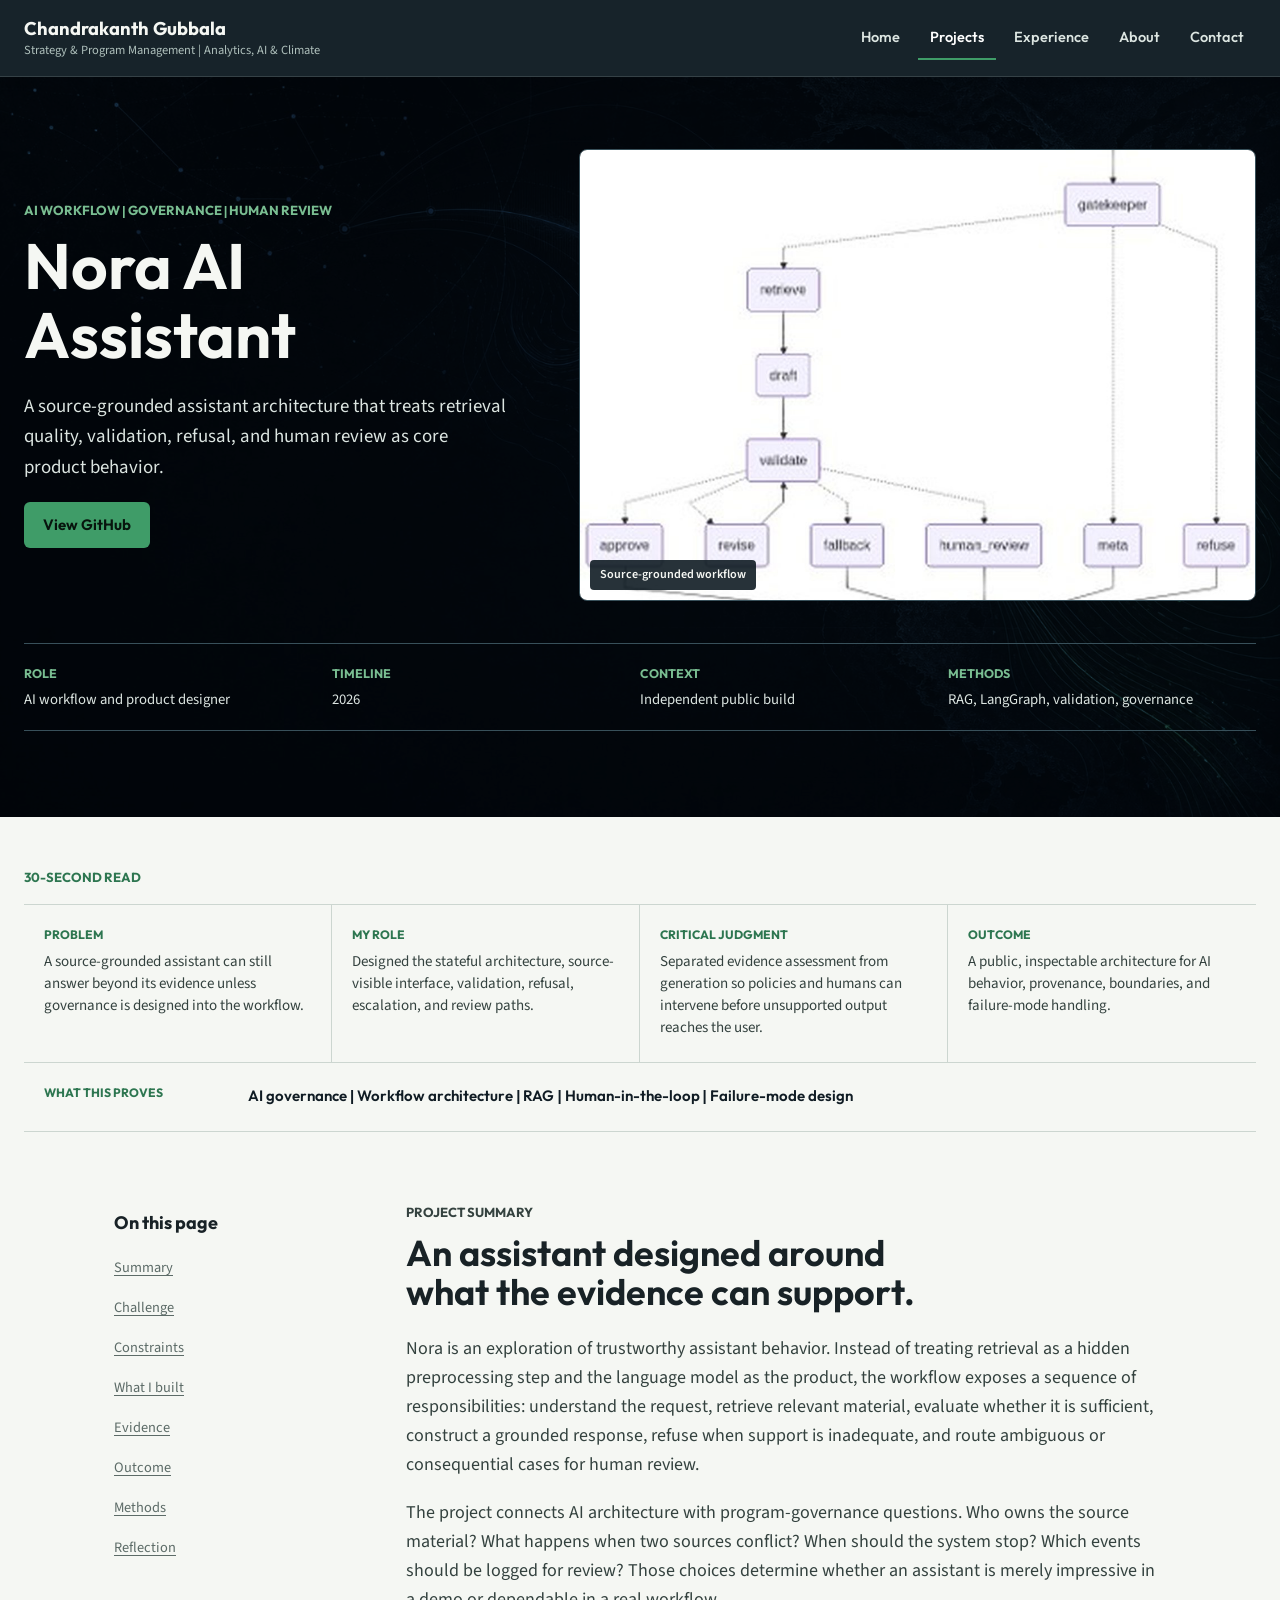
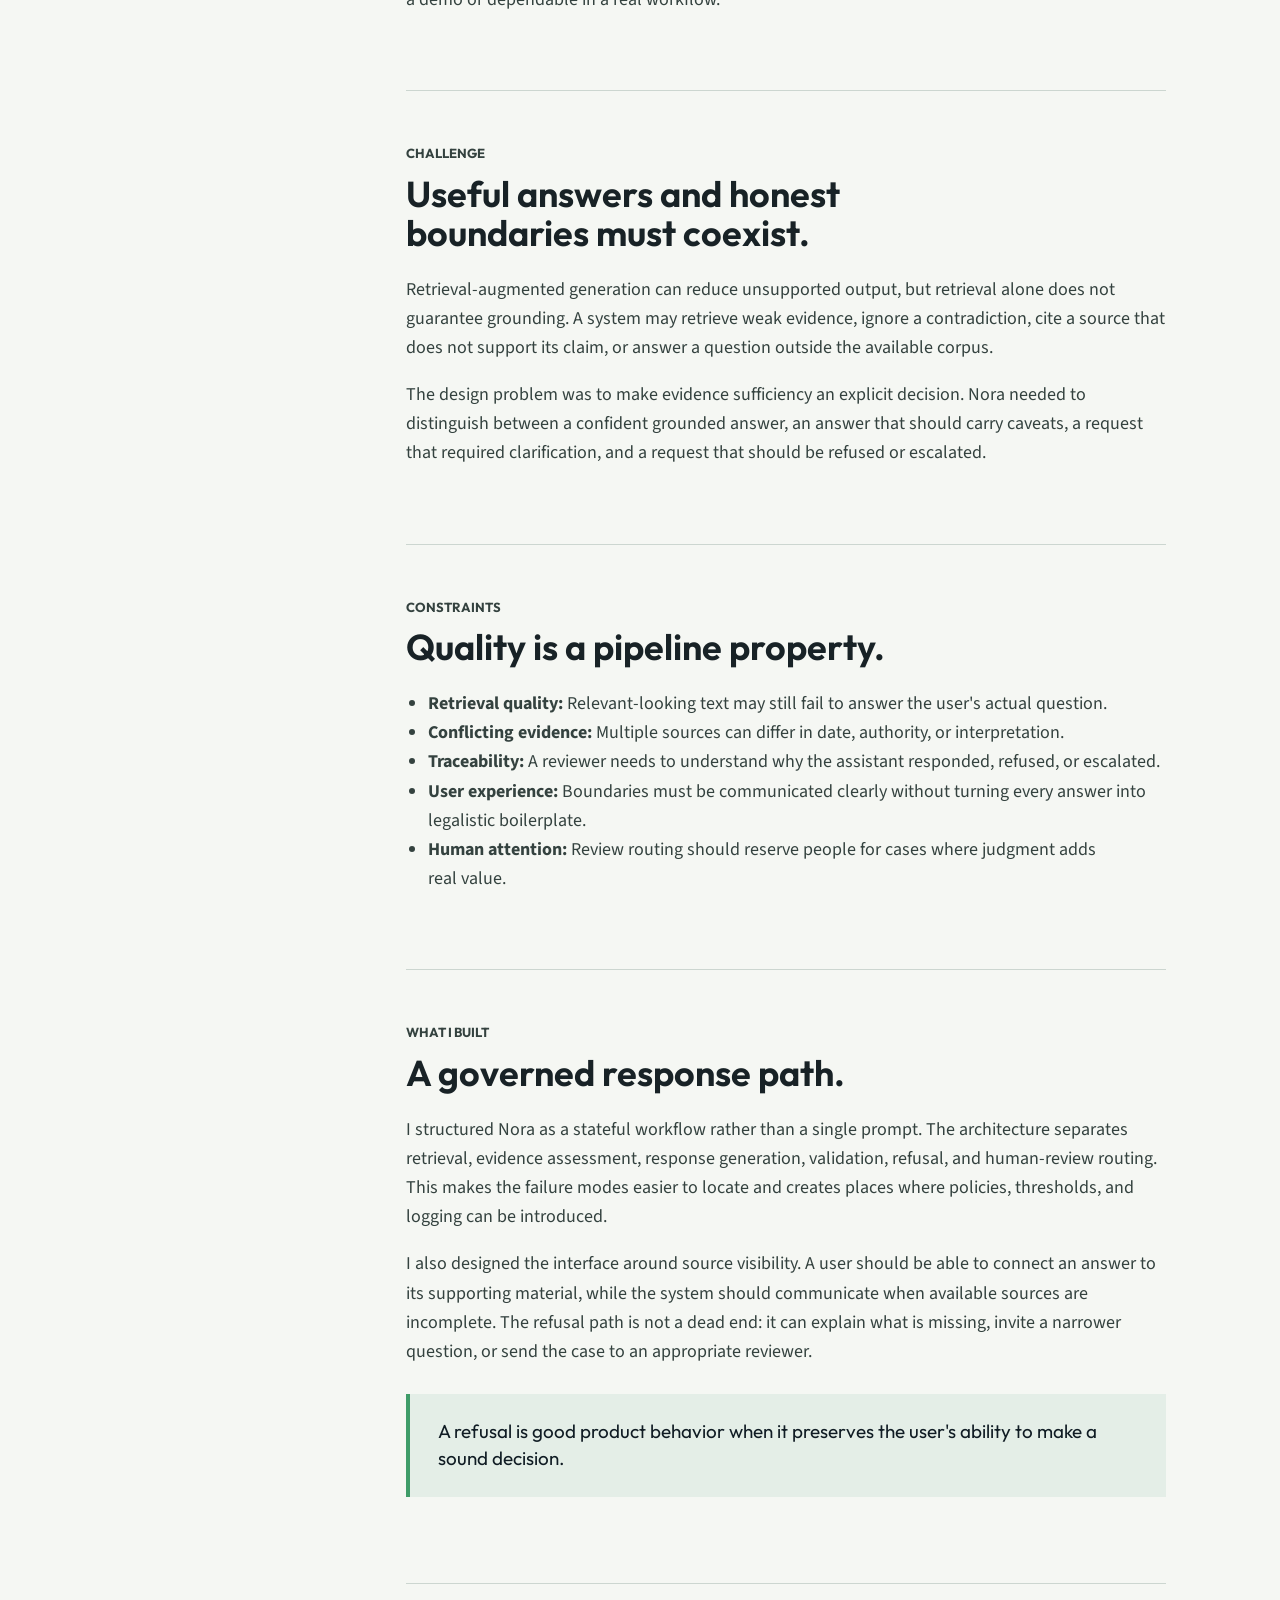
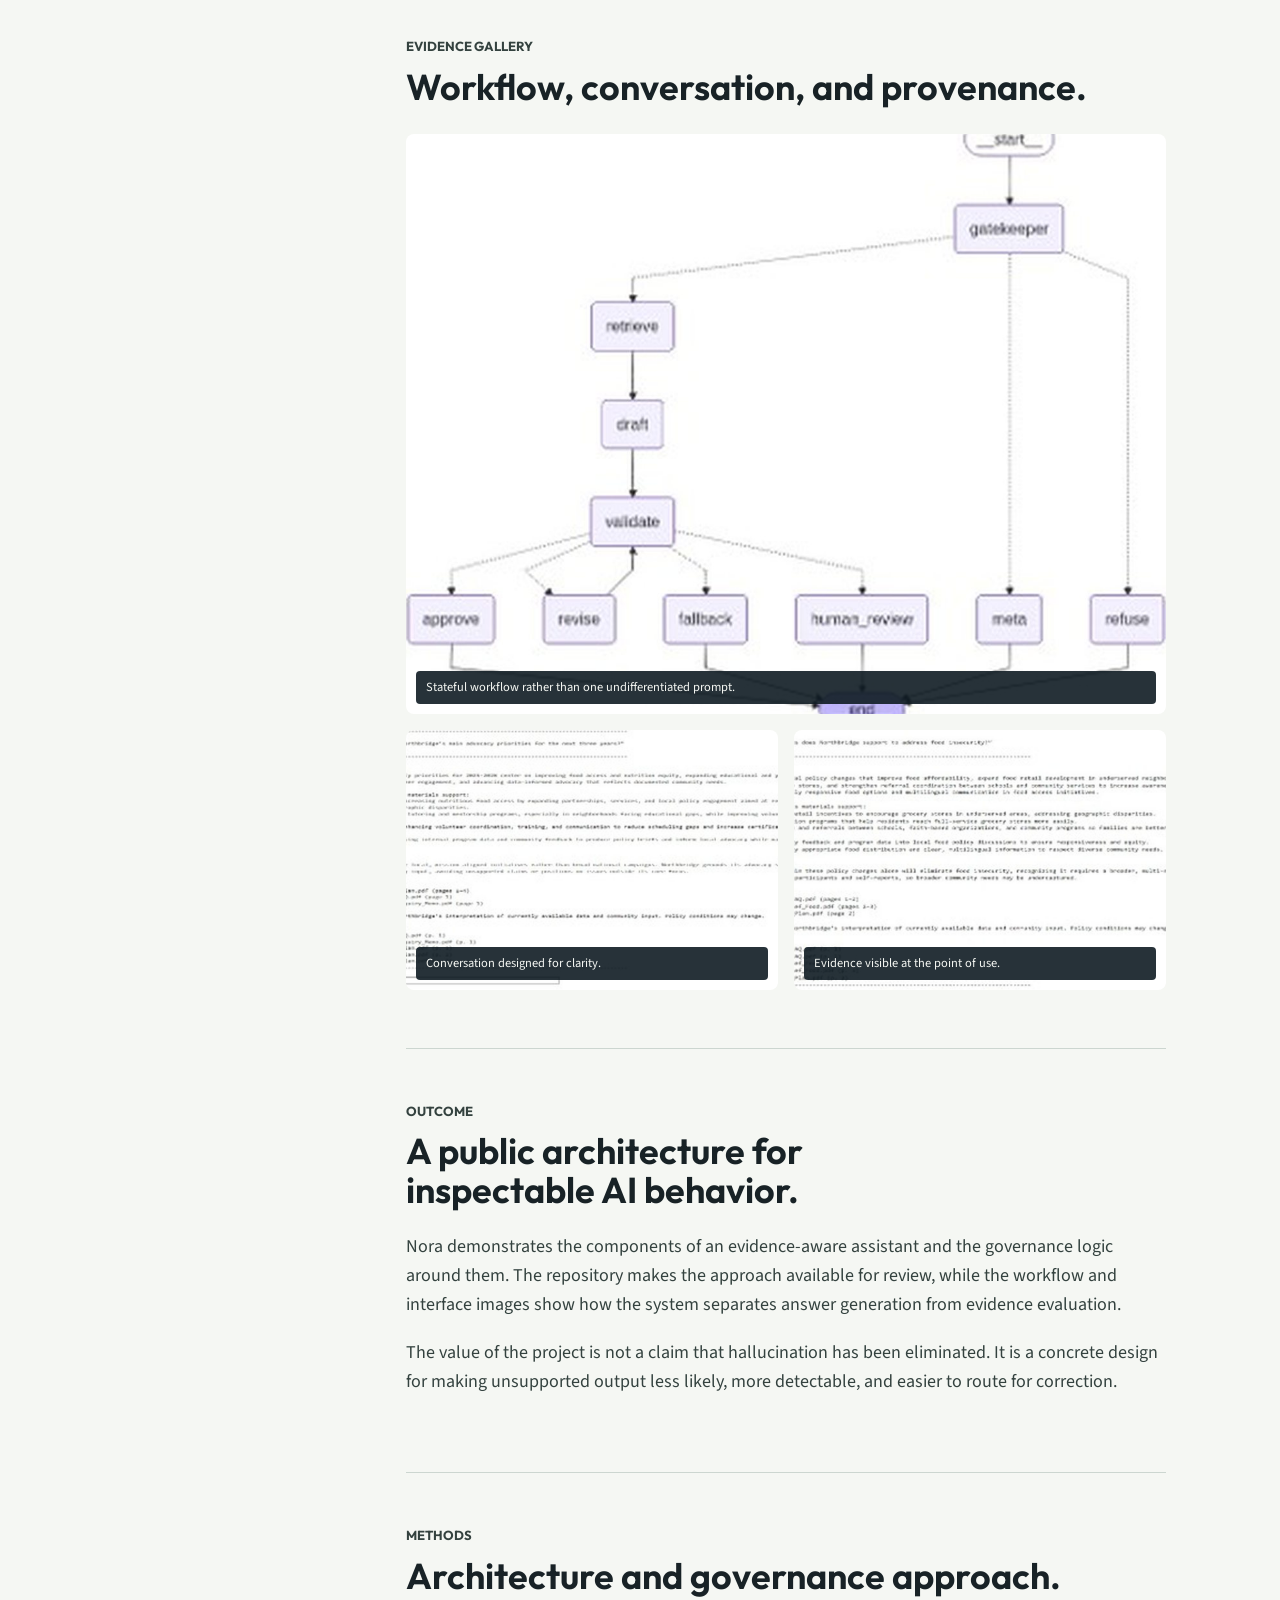
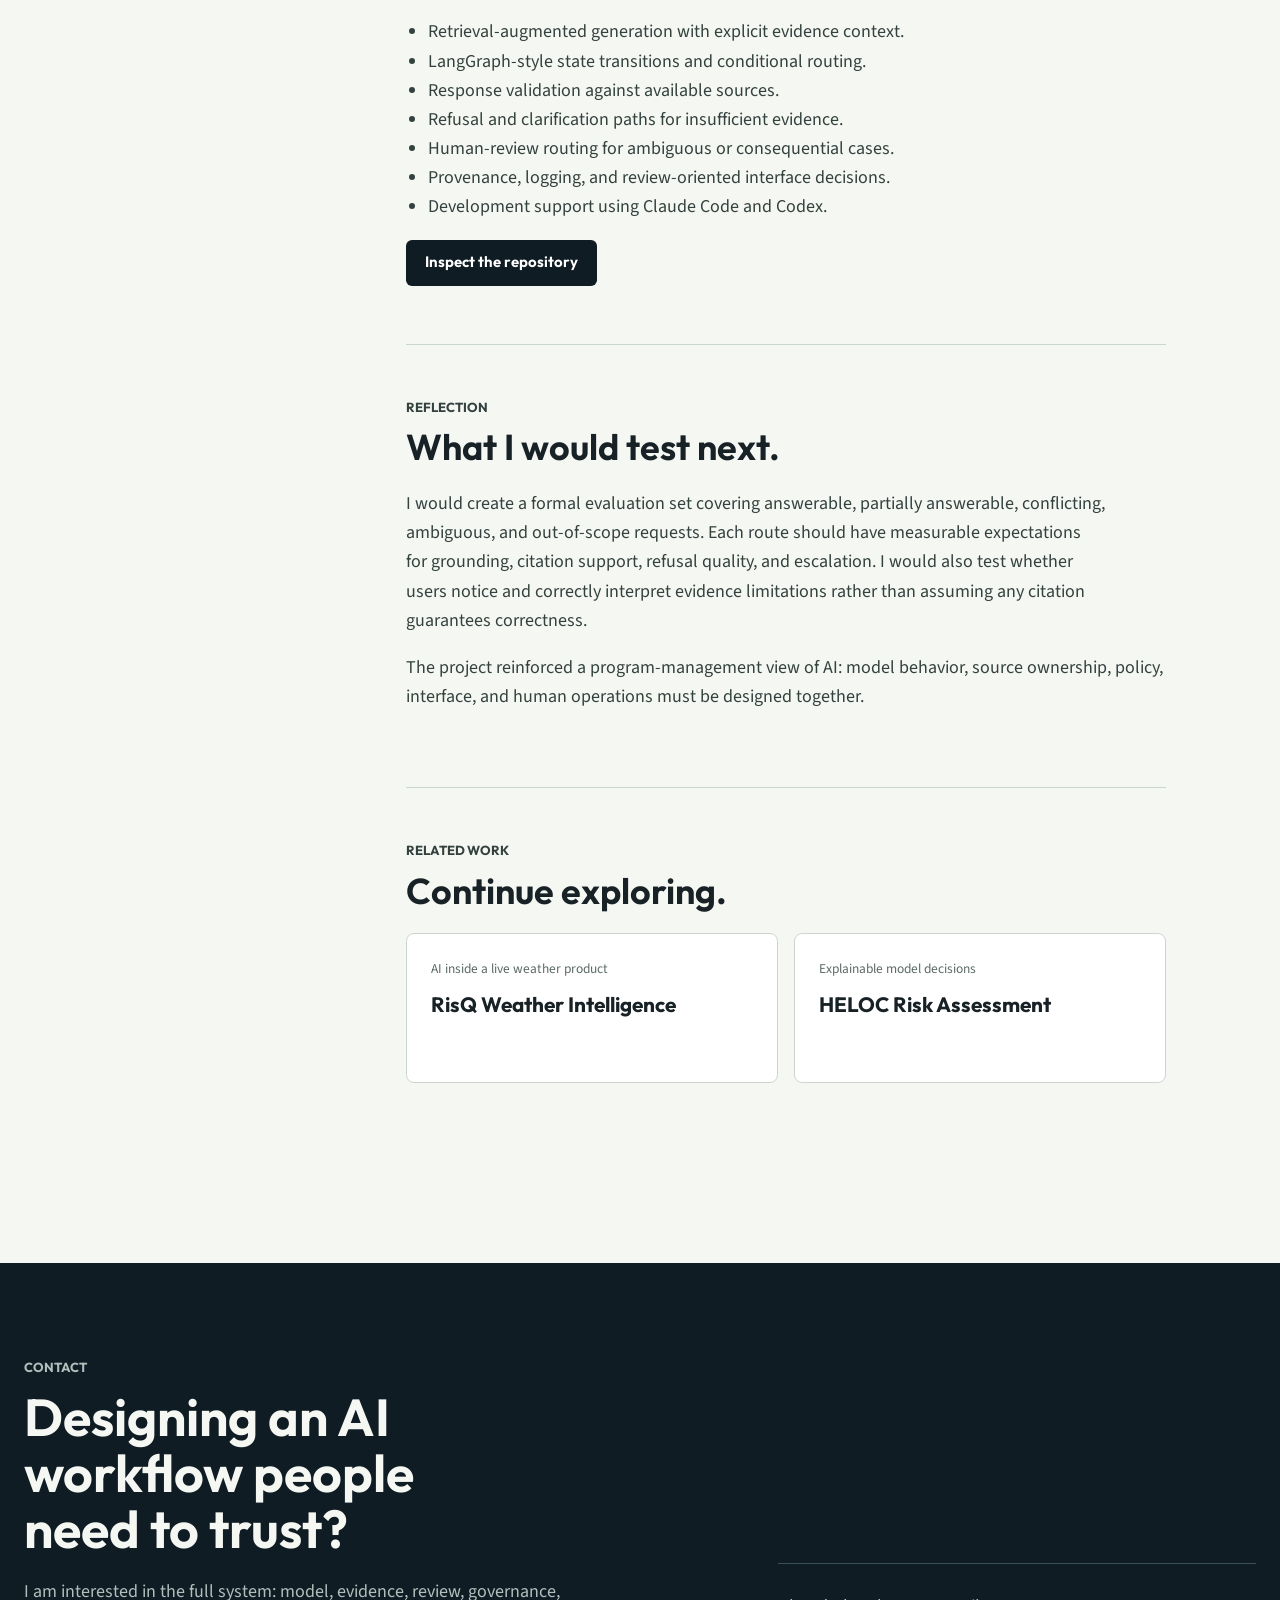
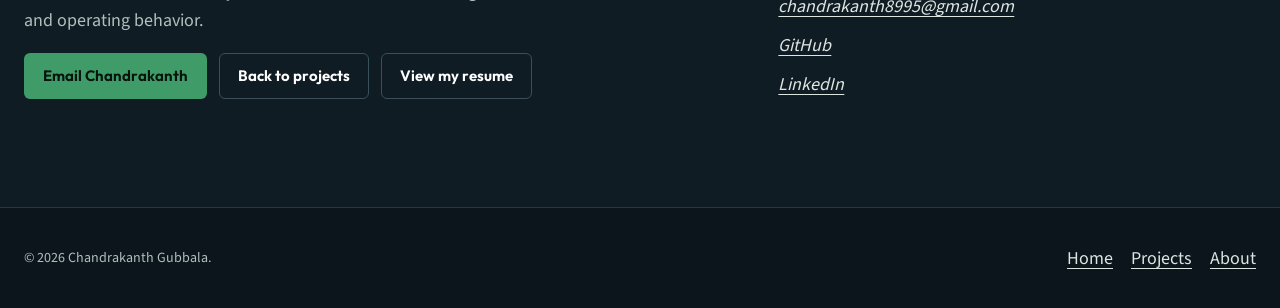
<file: case-studies/nora-ai-assistant.html>
<!DOCTYPE html>
<html lang="en">
<head>
    <meta charset="utf-8"><meta name="viewport" content="width=device-width, initial-scale=1">
    <title>Nora AI Assistant Case Study | Chandrakanth Gubbala</title>
    <meta name="description" content="How Chandrakanth Gubbala designed Nora, a source-grounded AI assistant with retrieval, validation, refusal, and human-review paths.">
    <link rel="canonical" href="https://chandrakanth-gubbala.github.io/Chandrakanth-Gubbala-Portfolio/case-studies/nora-ai-assistant.html">
    <meta property="og:type" content="article"><meta property="og:title" content="Nora AI Assistant Case Study"><meta property="og:description" content="A source-grounded assistant designed around evidence, refusal, and human review."><meta property="og:url" content="https://chandrakanth-gubbala.github.io/Chandrakanth-Gubbala-Portfolio/case-studies/nora-ai-assistant.html"><meta property="og:image" content="https://chandrakanth-gubbala.github.io/Chandrakanth-Gubbala-Portfolio/assets/images/profile-photo.jpg"><meta name="twitter:card" content="summary_large_image">
    <meta name="theme-color" content="#101c24"><link rel="icon" href="../favicon.png" type="image/png"><link rel="preload" href="../assets/fonts/Outfit-Variable.woff2" as="font" type="font/woff2" crossorigin><link rel="stylesheet" href="../styles.css?v=20260822">
</head>
<body>
    <a class="skip-link" href="#main">Skip to main content</a>
    <header class="site-header"><nav class="site-nav container" aria-label="Primary"><a class="brand" href="../index.html" aria-label="Chandrakanth Gubbala, home"><strong>Chandrakanth Gubbala</strong><span>Strategy &amp; Program Management | Analytics, AI &amp; Climate</span></a><button class="menu-toggle" type="button" aria-expanded="false" aria-controls="primary-navigation" aria-label="Open navigation"><span></span></button><ul class="nav-links" id="primary-navigation"><li><a href="../index.html">Home</a></li><li><a href="../work.html" aria-current="page">Projects</a></li><li><a href="../experience.html">Experience</a></li><li><a href="../about.html">About</a></li><li><a href="#contact">Contact</a></li></ul></nav></header>
    <main id="main">
        <header class="case-hero"><div class="container"><div class="case-hero-grid"><div><p class="eyebrow">AI workflow | Governance | Human review</p><h1>Nora AI Assistant</h1><p class="case-summary">A source-grounded assistant architecture that treats retrieval quality, validation, refusal, and human review as core product behavior.</p><a class="button button-primary" href="https://github.com/Chandrakanth-Gubbala/nora-ai-assistant" target="_blank" rel="noopener">View GitHub</a></div><button class="media-button case-hero-media" type="button" data-open-media data-media-type="image" data-media-src="../assets/images/portfolio/nora-ai-workflow.jpg" data-media-title="Nora workflow" data-media-caption="Assistant architecture spanning retrieval, validation, response, refusal, and human review." data-media-alt="Nora AI assistant workflow diagram"><img src="../assets/images/portfolio/nora-ai-workflow.jpg" width="1200" height="900" alt="Nora AI assistant workflow diagram" fetchpriority="high" decoding="async"><span class="media-caption">Source-grounded workflow</span></button></div><ul class="case-facts"><li><strong>Role</strong><span>AI workflow and product designer</span></li><li><strong>Timeline</strong><span>2026</span></li><li><strong>Context</strong><span>Independent public build</span></li><li><strong>Methods</strong><span>RAG, LangGraph, validation, governance</span></li></ul></div></header>

        <section class="case-snapshot" aria-label="Nora case study at a glance"><div class="container"><p class="eyebrow">30-second read</p><dl class="case-snapshot-grid"><div><dt>Problem</dt><dd>A source-grounded assistant can still answer beyond its evidence unless governance is designed into the workflow.</dd></div><div><dt>My role</dt><dd>Designed the stateful architecture, source-visible interface, validation, refusal, escalation, and review paths.</dd></div><div><dt>Critical judgment</dt><dd>Separated evidence assessment from generation so policies and humans can intervene before unsupported output reaches the user.</dd></div><div><dt>Outcome</dt><dd>A public, inspectable architecture for AI behavior, provenance, boundaries, and failure-mode handling.</dd></div><div class="case-proves"><dt>What this proves</dt><dd>AI governance | Workflow architecture | RAG | Human-in-the-loop | Failure-mode design</dd></div></dl></div></section>

        <section class="section"><div class="container case-layout"><nav class="case-toc" aria-label="Case study sections"><strong>On this page</strong><a href="#summary">Summary</a><a href="#challenge">Challenge</a><a href="#constraints">Constraints</a><a href="#contribution">What I built</a><a href="#evidence">Evidence</a><a href="#outcomes">Outcome</a><a href="#methods">Methods</a><a href="#reflection">Reflection</a></nav><article class="case-body">
            <section id="summary"><p class="eyebrow">Project summary</p><h2>An assistant designed around what the evidence can support.</h2><p>Nora is an exploration of trustworthy assistant behavior. Instead of treating retrieval as a hidden preprocessing step and the language model as the product, the workflow exposes a sequence of responsibilities: understand the request, retrieve relevant material, evaluate whether it is sufficient, construct a grounded response, refuse when support is inadequate, and route ambiguous or consequential cases for human review.</p><p>The project connects AI architecture with program-governance questions. Who owns the source material? What happens when two sources conflict? When should the system stop? Which events should be logged for review? Those choices determine whether an assistant is merely impressive in a demo or dependable in a real workflow.</p></section>

            <section id="challenge"><p class="eyebrow">Challenge</p><h2>Useful answers and honest boundaries must coexist.</h2><p>Retrieval-augmented generation can reduce unsupported output, but retrieval alone does not guarantee grounding. A system may retrieve weak evidence, ignore a contradiction, cite a source that does not support its claim, or answer a question outside the available corpus.</p><p>The design problem was to make evidence sufficiency an explicit decision. Nora needed to distinguish between a confident grounded answer, an answer that should carry caveats, a request that required clarification, and a request that should be refused or escalated.</p></section>

            <section id="constraints"><p class="eyebrow">Constraints</p><h2>Quality is a pipeline property.</h2><ul><li><strong>Retrieval quality:</strong> Relevant-looking text may still fail to answer the user's actual question.</li><li><strong>Conflicting evidence:</strong> Multiple sources can differ in date, authority, or interpretation.</li><li><strong>Traceability:</strong> A reviewer needs to understand why the assistant responded, refused, or escalated.</li><li><strong>User experience:</strong> Boundaries must be communicated clearly without turning every answer into legalistic boilerplate.</li><li><strong>Human attention:</strong> Review routing should reserve people for cases where judgment adds real value.</li></ul></section>

            <section id="contribution"><p class="eyebrow">What I built</p><h2>A governed response path.</h2><p>I structured Nora as a stateful workflow rather than a single prompt. The architecture separates retrieval, evidence assessment, response generation, validation, refusal, and human-review routing. This makes the failure modes easier to locate and creates places where policies, thresholds, and logging can be introduced.</p><p>I also designed the interface around source visibility. A user should be able to connect an answer to its supporting material, while the system should communicate when available sources are incomplete. The refusal path is not a dead end: it can explain what is missing, invite a narrower question, or send the case to an appropriate reviewer.</p><blockquote class="case-quote">A refusal is good product behavior when it preserves the user's ability to make a sound decision.</blockquote></section>

            <section id="evidence"><p class="eyebrow">Evidence gallery</p><h2>Workflow, conversation, and provenance.</h2><div class="evidence-grid"><figure class="evidence-figure evidence-figure-wide"><button type="button" data-open-media data-media-type="image" data-media-src="../assets/images/portfolio/nora-ai-workflow.jpg" data-media-title="Nora workflow architecture" data-media-caption="The workflow separates retrieval, validation, response, refusal, and human review." data-media-alt="Nora workflow architecture diagram"><img src="../assets/images/portfolio/nora-ai-workflow.jpg" width="1200" height="900" alt="Nora workflow architecture diagram" loading="lazy" decoding="async"></button><figcaption>Stateful workflow rather than one undifferentiated prompt.</figcaption></figure><figure class="evidence-figure"><button type="button" data-open-media data-media-type="image" data-media-src="../assets/images/portfolio/nora-ai-chat.jpg" data-media-title="Nora conversation" data-media-caption="The user-facing assistant experience keeps the response readable while preserving evidence context." data-media-alt="Nora AI assistant conversation interface"><img src="../assets/images/portfolio/nora-ai-chat.jpg" width="1200" height="760" alt="Nora AI assistant conversation interface" loading="lazy" decoding="async"></button><figcaption>Conversation designed for clarity.</figcaption></figure><figure class="evidence-figure"><button type="button" data-open-media data-media-type="image" data-media-src="../assets/images/portfolio/nora-ai-source-grounding.jpg" data-media-title="Source grounding" data-media-caption="Source evidence remains visible so a response can be inspected rather than accepted on tone alone." data-media-alt="Nora interface showing source-grounding evidence"><img src="../assets/images/portfolio/nora-ai-source-grounding.jpg" width="1200" height="760" alt="Nora interface showing source-grounding evidence" loading="lazy" decoding="async"></button><figcaption>Evidence visible at the point of use.</figcaption></figure></div></section>

            <section id="outcomes"><p class="eyebrow">Outcome</p><h2>A public architecture for inspectable AI behavior.</h2><p>Nora demonstrates the components of an evidence-aware assistant and the governance logic around them. The repository makes the approach available for review, while the workflow and interface images show how the system separates answer generation from evidence evaluation.</p><p>The value of the project is not a claim that hallucination has been eliminated. It is a concrete design for making unsupported output less likely, more detectable, and easier to route for correction.</p></section>

            <section id="methods"><p class="eyebrow">Methods</p><h2>Architecture and governance approach.</h2><ul><li>Retrieval-augmented generation with explicit evidence context.</li><li>LangGraph-style state transitions and conditional routing.</li><li>Response validation against available sources.</li><li>Refusal and clarification paths for insufficient evidence.</li><li>Human-review routing for ambiguous or consequential cases.</li><li>Provenance, logging, and review-oriented interface decisions.</li><li>Development support using Claude Code and Codex.</li></ul><a class="button button-dark" href="https://github.com/Chandrakanth-Gubbala/nora-ai-assistant" target="_blank" rel="noopener">Inspect the repository</a></section>

            <section id="reflection"><p class="eyebrow">Reflection</p><h2>What I would test next.</h2><p>I would create a formal evaluation set covering answerable, partially answerable, conflicting, ambiguous, and out-of-scope requests. Each route should have measurable expectations for grounding, citation support, refusal quality, and escalation. I would also test whether users notice and correctly interpret evidence limitations rather than assuming any citation guarantees correctness.</p><p>The project reinforced a program-management view of AI: model behavior, source ownership, policy, interface, and human operations must be designed together.</p></section>

            <section><p class="eyebrow">Related work</p><h2>Continue exploring.</h2><div class="related-work"><a class="related-link" href="risq-weather-intelligence.html"><span>AI inside a live weather product</span><strong>RisQ Weather Intelligence</strong></a><a class="related-link" href="heloc-risk-assessment.html"><span>Explainable model decisions</span><strong>HELOC Risk Assessment</strong></a></div></section>
        </article></div></section>
        <section class="contact-band" id="contact"><div class="container contact-grid"><div><p class="eyebrow">Contact</p><h2>Designing an AI workflow people need to trust?</h2><p>I am interested in the full system: model, evidence, review, governance, and operating behavior.</p><div class="contact-links"><a class="button button-primary" href="mailto:chandrakanth8995@gmail.com">Email Chandrakanth</a><a class="button button-secondary" href="../work.html">Back to projects</a><a class="button button-secondary" href="../assets/documents/Chandrakanth-Gubbala-Resume.pdf" target="_blank" rel="noopener">View my resume</a></div></div><address class="contact-details"><a href="mailto:chandrakanth8995@gmail.com">chandrakanth8995@gmail.com</a><a href="https://github.com/Chandrakanth-Gubbala" target="_blank" rel="noopener">GitHub</a><a href="https://www.linkedin.com/in/chandrakanthgubbala" target="_blank" rel="noopener">LinkedIn</a></address></div></section>
    </main>
    <footer class="site-footer"><div class="container footer-grid"><p>&copy; 2026 Chandrakanth Gubbala.</p><div class="footer-links"><a href="../index.html">Home</a><a href="../work.html">Projects</a><a href="../about.html">About</a></div></div></footer>
    <div class="media-lightbox" id="media-lightbox" hidden><button class="lightbox-backdrop" type="button" data-close-media aria-label="Close media viewer"></button><section class="lightbox-panel" role="dialog" aria-modal="true" aria-labelledby="media-lightbox-title"><button class="lightbox-close" type="button" data-close-media aria-label="Close media viewer">&times;</button><div class="lightbox-stage" data-media-stage></div><div class="lightbox-copy"><h2 id="media-lightbox-title" data-media-title>Project evidence</h2><p data-media-caption></p></div></section></div>
    <script src="../script.js?v=20260820" defer></script>
</body>
</html>
</file>
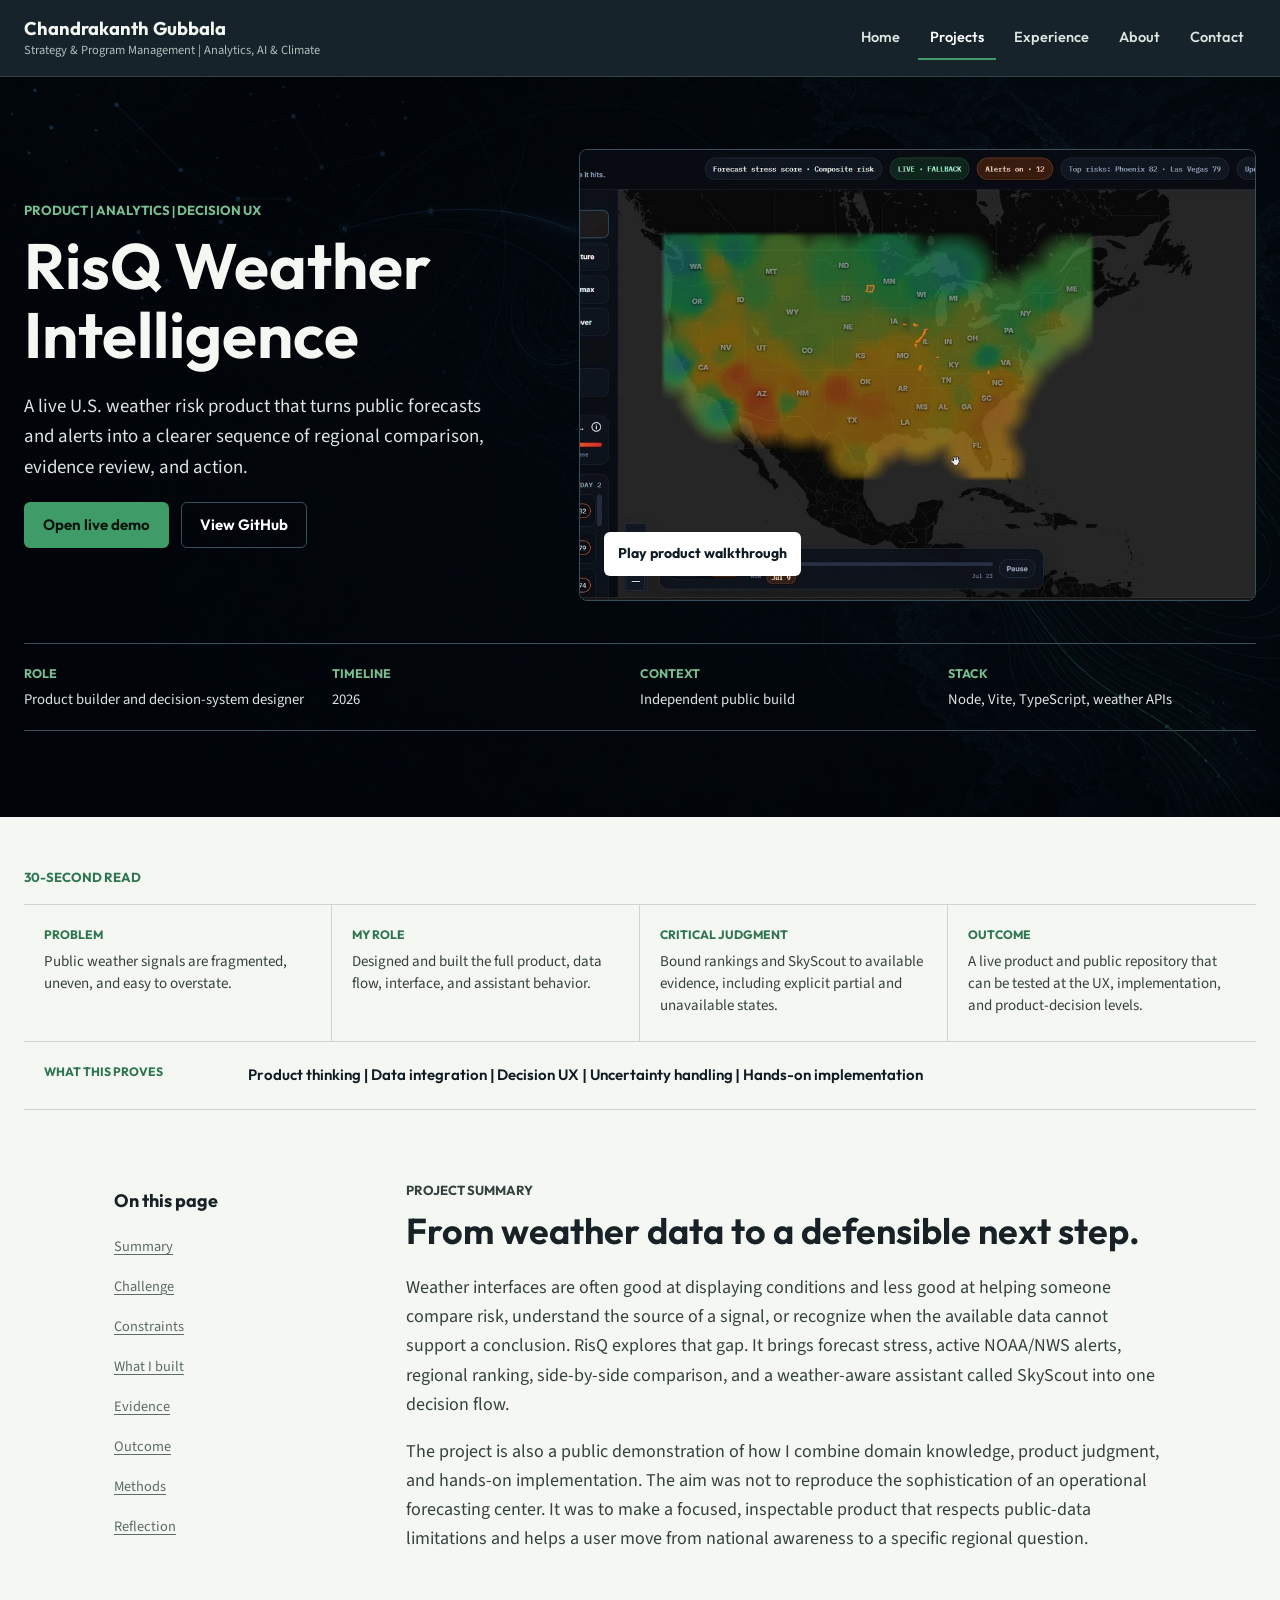
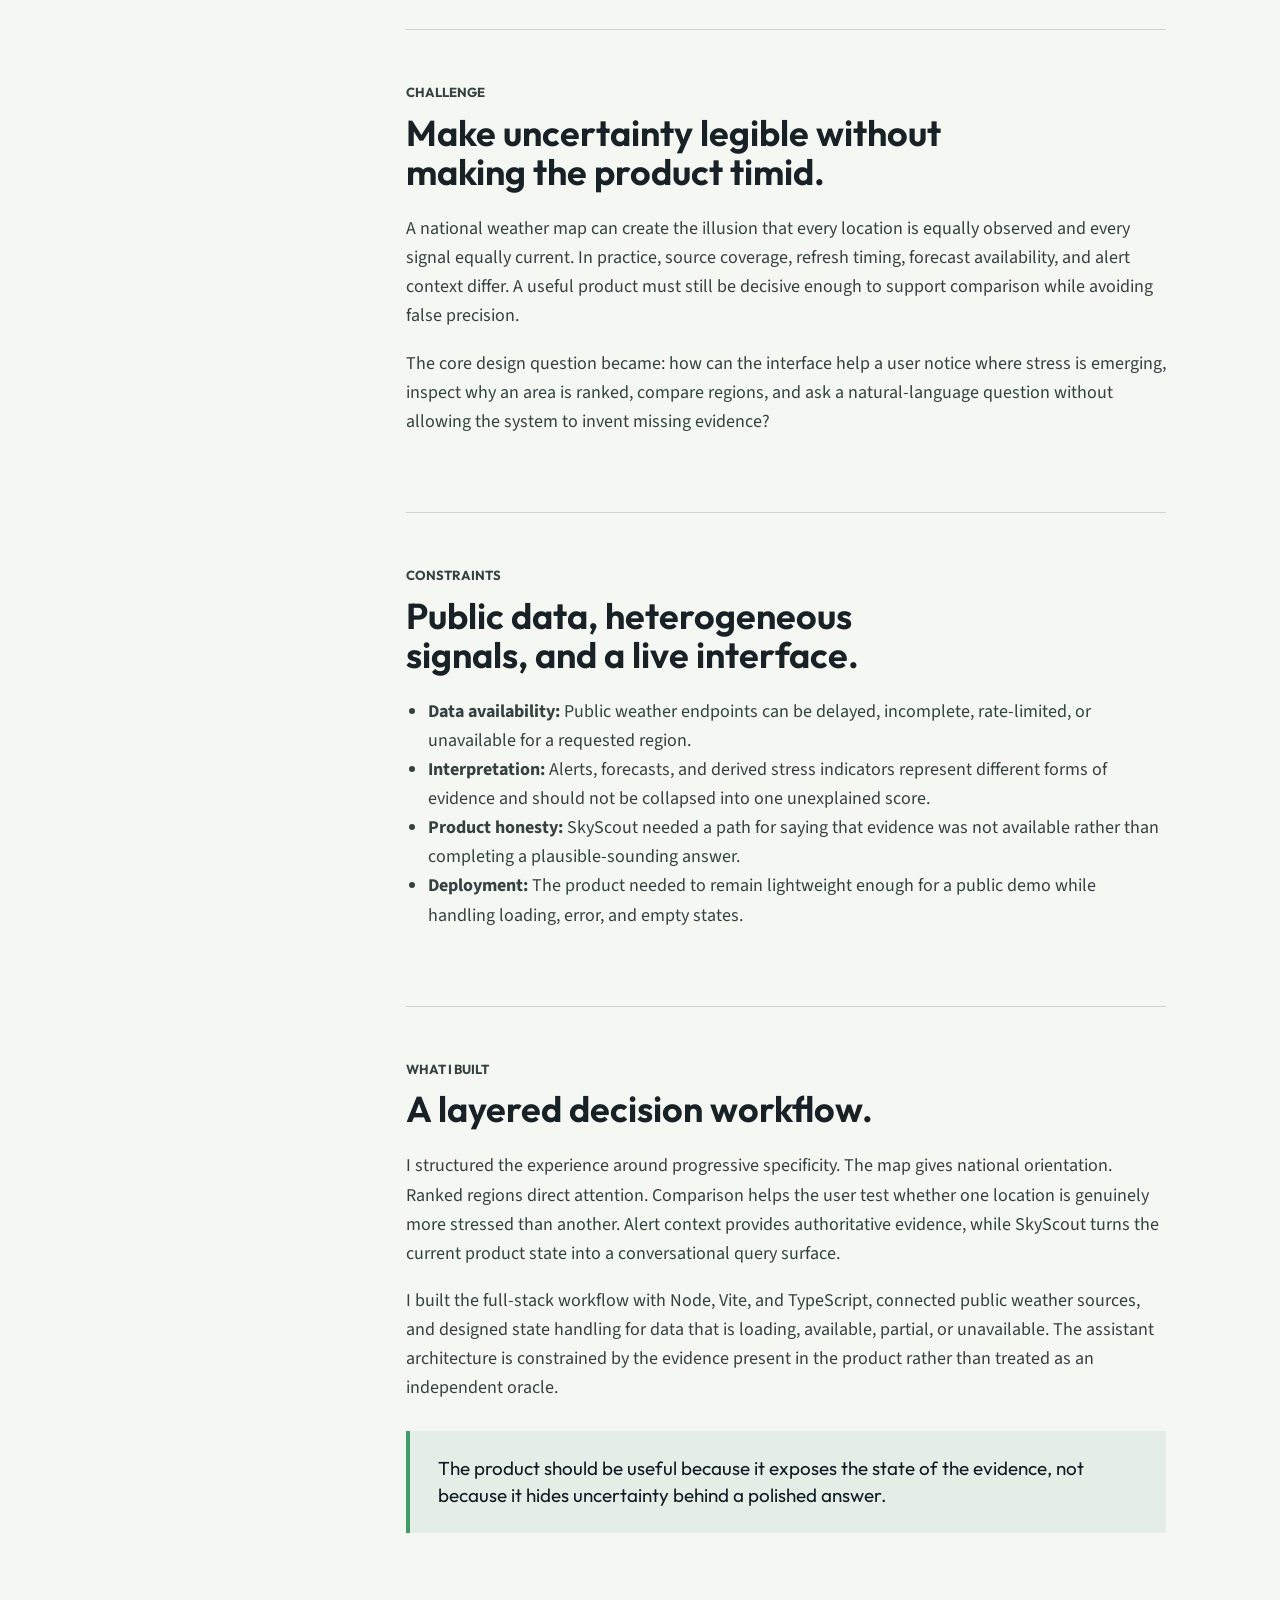
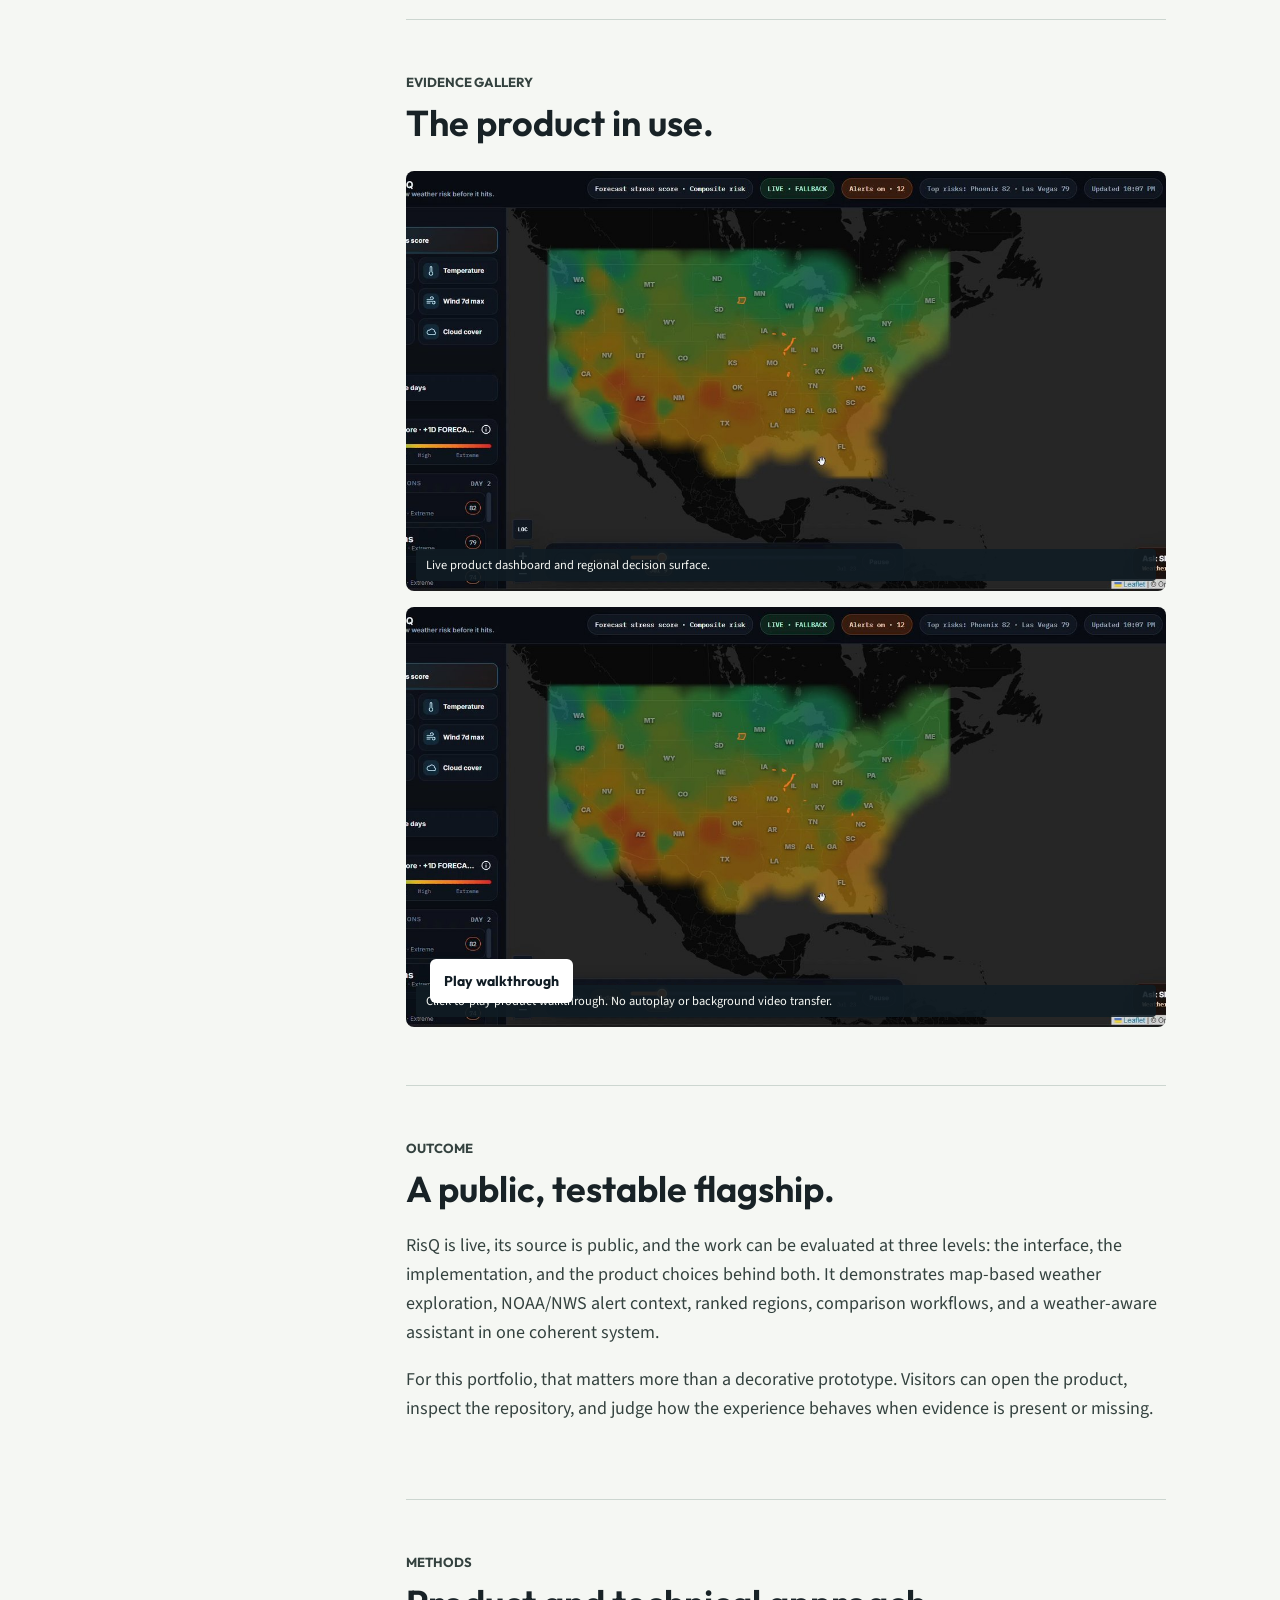
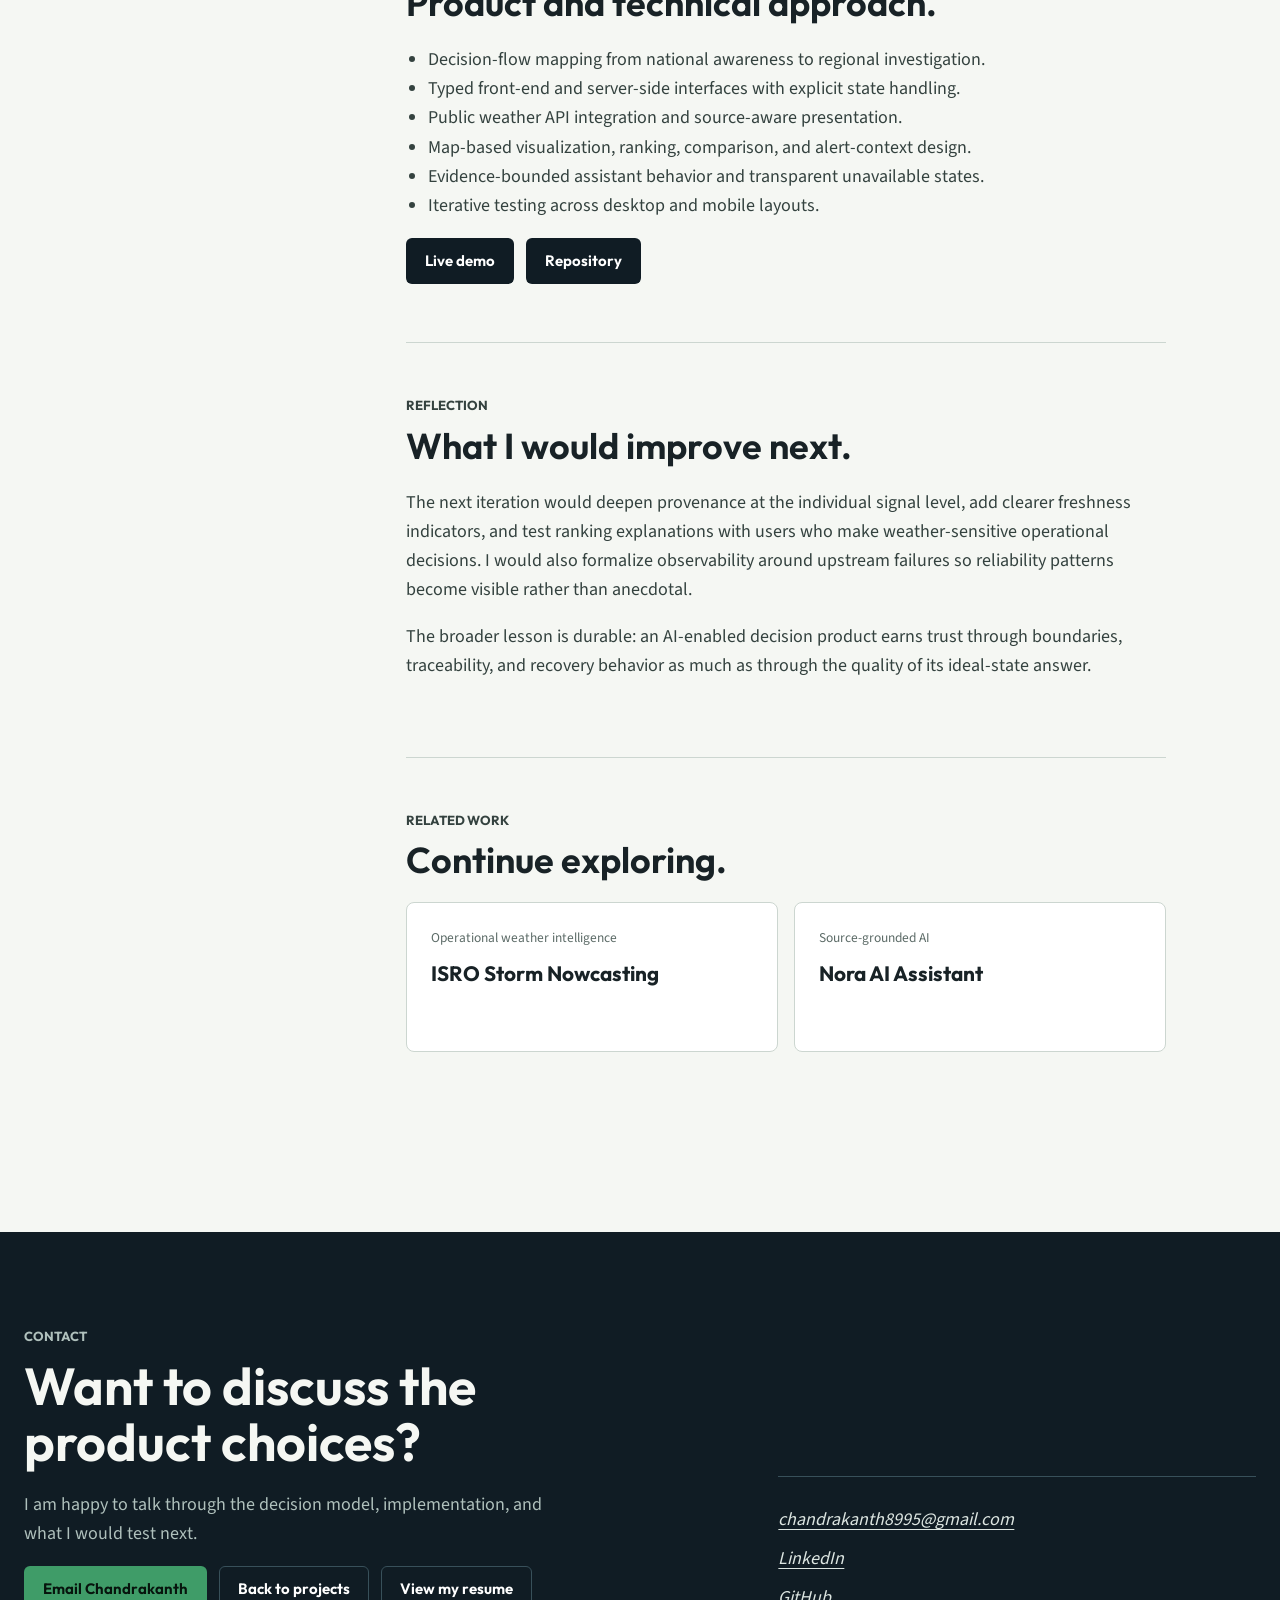
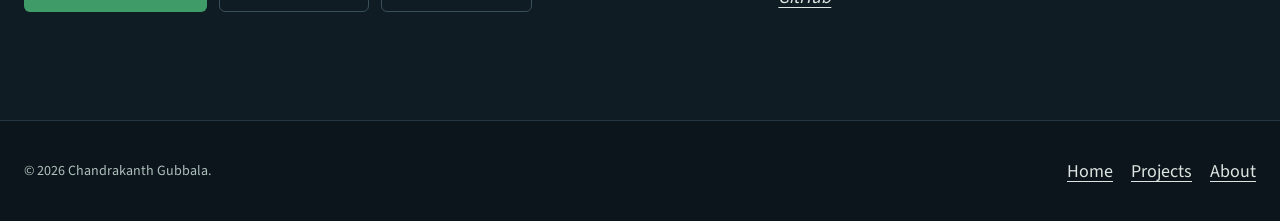
<file: case-studies/risq-weather-intelligence.html>
<!DOCTYPE html>
<html lang="en">
<head>
    <meta charset="utf-8"><meta name="viewport" content="width=device-width, initial-scale=1">
    <title>RisQ Weather Intelligence Case Study | Chandrakanth Gubbala</title>
    <meta name="description" content="How Chandrakanth Gubbala built RisQ, a live decision-support product for U.S. weather risk, alerts, regional comparison, and evidence-aware assistance.">
    <link rel="canonical" href="https://chandrakanth-gubbala.github.io/Chandrakanth-Gubbala-Portfolio/case-studies/risq-weather-intelligence.html">
    <meta property="og:type" content="article"><meta property="og:title" content="RisQ Weather Intelligence Case Study"><meta property="og:description" content="A live weather decision-support product built for evidence, comparison, and uncertainty."><meta property="og:url" content="https://chandrakanth-gubbala.github.io/Chandrakanth-Gubbala-Portfolio/case-studies/risq-weather-intelligence.html"><meta property="og:image" content="https://chandrakanth-gubbala.github.io/Chandrakanth-Gubbala-Portfolio/assets/images/profile-photo.jpg"><meta name="twitter:card" content="summary_large_image">
    <meta name="theme-color" content="#101c24"><link rel="icon" href="../favicon.png" type="image/png"><link rel="preload" href="../assets/fonts/Outfit-Variable.woff2" as="font" type="font/woff2" crossorigin><link rel="stylesheet" href="../styles.css?v=20260822">
</head>
<body>
    <a class="skip-link" href="#main">Skip to main content</a>
    <header class="site-header"><nav class="site-nav container" aria-label="Primary"><a class="brand" href="../index.html" aria-label="Chandrakanth Gubbala, home"><strong>Chandrakanth Gubbala</strong><span>Strategy &amp; Program Management | Analytics, AI &amp; Climate</span></a><button class="menu-toggle" type="button" aria-expanded="false" aria-controls="primary-navigation" aria-label="Open navigation"><span></span></button><ul class="nav-links" id="primary-navigation"><li><a href="../index.html">Home</a></li><li><a href="../work.html" aria-current="page">Projects</a></li><li><a href="../experience.html">Experience</a></li><li><a href="../about.html">About</a></li><li><a href="#contact">Contact</a></li></ul></nav></header>
    <main id="main">
        <header class="case-hero"><div class="container"><div class="case-hero-grid"><div><p class="eyebrow">Product | Analytics | Decision UX</p><h1>RisQ Weather Intelligence</h1><p class="case-summary">A live U.S. weather risk product that turns public forecasts and alerts into a clearer sequence of regional comparison, evidence review, and action.</p><div class="button-row"><a class="button button-primary" href="https://risq-weather-intelligence.onrender.com/" target="_blank" rel="noopener">Open live demo</a><a class="button button-secondary" href="https://github.com/Chandrakanth-Gubbala/risq-weather-intelligence" target="_blank" rel="noopener">View GitHub</a></div></div><button class="media-button case-hero-media" type="button" data-open-media data-media-type="video" data-media-src="../assets/videos/risq-demo.mp4" data-media-poster="../assets/images/portfolio/risq-weather-dashboard.jpg" data-media-title="RisQ product walkthrough" data-media-caption="A click-to-play walkthrough of the live product."><img src="../assets/images/portfolio/risq-weather-dashboard.jpg" width="1600" height="732" alt="RisQ dashboard showing a U.S. weather risk map and regional comparison" fetchpriority="high" decoding="async"><span class="play-mark">Play product walkthrough</span></button></div><ul class="case-facts"><li><strong>Role</strong><span>Product builder and decision-system designer</span></li><li><strong>Timeline</strong><span>2026</span></li><li><strong>Context</strong><span>Independent public build</span></li><li><strong>Stack</strong><span>Node, Vite, TypeScript, weather APIs</span></li></ul></div></header>

        <section class="case-snapshot" aria-label="RisQ case study at a glance"><div class="container"><p class="eyebrow">30-second read</p><dl class="case-snapshot-grid"><div><dt>Problem</dt><dd>Public weather signals are fragmented, uneven, and easy to overstate.</dd></div><div><dt>My role</dt><dd>Designed and built the full product, data flow, interface, and assistant behavior.</dd></div><div><dt>Critical judgment</dt><dd>Bound rankings and SkyScout to available evidence, including explicit partial and unavailable states.</dd></div><div><dt>Outcome</dt><dd>A live product and public repository that can be tested at the UX, implementation, and product-decision levels.</dd></div><div class="case-proves"><dt>What this proves</dt><dd>Product thinking | Data integration | Decision UX | Uncertainty handling | Hands-on implementation</dd></div></dl></div></section>

        <section class="section"><div class="container case-layout"><nav class="case-toc" aria-label="Case study sections"><strong>On this page</strong><a href="#summary">Summary</a><a href="#challenge">Challenge</a><a href="#constraints">Constraints</a><a href="#contribution">What I built</a><a href="#evidence">Evidence</a><a href="#outcomes">Outcome</a><a href="#methods">Methods</a><a href="#reflection">Reflection</a></nav><article class="case-body">
            <section id="summary"><p class="eyebrow">Project summary</p><h2>From weather data to a defensible next step.</h2><p>Weather interfaces are often good at displaying conditions and less good at helping someone compare risk, understand the source of a signal, or recognize when the available data cannot support a conclusion. RisQ explores that gap. It brings forecast stress, active NOAA/NWS alerts, regional ranking, side-by-side comparison, and a weather-aware assistant called SkyScout into one decision flow.</p><p>The project is also a public demonstration of how I combine domain knowledge, product judgment, and hands-on implementation. The aim was not to reproduce the sophistication of an operational forecasting center. It was to make a focused, inspectable product that respects public-data limitations and helps a user move from national awareness to a specific regional question.</p></section>

            <section id="challenge"><p class="eyebrow">Challenge</p><h2>Make uncertainty legible without making the product timid.</h2><p>A national weather map can create the illusion that every location is equally observed and every signal equally current. In practice, source coverage, refresh timing, forecast availability, and alert context differ. A useful product must still be decisive enough to support comparison while avoiding false precision.</p><p>The core design question became: how can the interface help a user notice where stress is emerging, inspect why an area is ranked, compare regions, and ask a natural-language question without allowing the system to invent missing evidence?</p></section>

            <section id="constraints"><p class="eyebrow">Constraints</p><h2>Public data, heterogeneous signals, and a live interface.</h2><ul><li><strong>Data availability:</strong> Public weather endpoints can be delayed, incomplete, rate-limited, or unavailable for a requested region.</li><li><strong>Interpretation:</strong> Alerts, forecasts, and derived stress indicators represent different forms of evidence and should not be collapsed into one unexplained score.</li><li><strong>Product honesty:</strong> SkyScout needed a path for saying that evidence was not available rather than completing a plausible-sounding answer.</li><li><strong>Deployment:</strong> The product needed to remain lightweight enough for a public demo while handling loading, error, and empty states.</li></ul></section>

            <section id="contribution"><p class="eyebrow">What I built</p><h2>A layered decision workflow.</h2><p>I structured the experience around progressive specificity. The map gives national orientation. Ranked regions direct attention. Comparison helps the user test whether one location is genuinely more stressed than another. Alert context provides authoritative evidence, while SkyScout turns the current product state into a conversational query surface.</p><p>I built the full-stack workflow with Node, Vite, and TypeScript, connected public weather sources, and designed state handling for data that is loading, available, partial, or unavailable. The assistant architecture is constrained by the evidence present in the product rather than treated as an independent oracle.</p><blockquote class="case-quote">The product should be useful because it exposes the state of the evidence, not because it hides uncertainty behind a polished answer.</blockquote></section>

            <section id="evidence"><p class="eyebrow">Evidence gallery</p><h2>The product in use.</h2><div class="evidence-grid"><figure class="evidence-figure evidence-figure-wide"><button type="button" data-open-media data-media-type="image" data-media-src="../assets/images/portfolio/risq-weather-dashboard.jpg" data-media-title="RisQ dashboard" data-media-caption="The main decision surface combines map context, risk ranking, alerts, and regional details." data-media-alt="RisQ dashboard displaying U.S. weather risk information"><img src="../assets/images/portfolio/risq-weather-dashboard.jpg" width="1600" height="732" alt="RisQ dashboard displaying U.S. weather risk information" loading="lazy" decoding="async"></button><figcaption>Live product dashboard and regional decision surface.</figcaption></figure><figure class="evidence-figure evidence-figure-wide"><button type="button" data-open-media data-media-type="video" data-media-src="../assets/videos/risq-demo.mp4" data-media-poster="../assets/images/portfolio/risq-weather-dashboard.jpg" data-media-title="RisQ walkthrough" data-media-caption="Video loads only after this evidence item is opened."><img src="../assets/images/portfolio/risq-weather-dashboard.jpg" width="1600" height="732" alt="Poster frame for the RisQ product walkthrough" loading="lazy" decoding="async"><span class="play-mark">Play walkthrough</span></button><figcaption>Click-to-play product walkthrough. No autoplay or background video transfer.</figcaption></figure></div></section>

            <section id="outcomes"><p class="eyebrow">Outcome</p><h2>A public, testable flagship.</h2><p>RisQ is live, its source is public, and the work can be evaluated at three levels: the interface, the implementation, and the product choices behind both. It demonstrates map-based weather exploration, NOAA/NWS alert context, ranked regions, comparison workflows, and a weather-aware assistant in one coherent system.</p><p>For this portfolio, that matters more than a decorative prototype. Visitors can open the product, inspect the repository, and judge how the experience behaves when evidence is present or missing.</p></section>

            <section id="methods"><p class="eyebrow">Methods</p><h2>Product and technical approach.</h2><ul><li>Decision-flow mapping from national awareness to regional investigation.</li><li>Typed front-end and server-side interfaces with explicit state handling.</li><li>Public weather API integration and source-aware presentation.</li><li>Map-based visualization, ranking, comparison, and alert-context design.</li><li>Evidence-bounded assistant behavior and transparent unavailable states.</li><li>Iterative testing across desktop and mobile layouts.</li></ul><div class="button-row"><a class="button button-dark" href="https://risq-weather-intelligence.onrender.com/" target="_blank" rel="noopener">Live demo</a><a class="button button-dark" href="https://github.com/Chandrakanth-Gubbala/risq-weather-intelligence" target="_blank" rel="noopener">Repository</a></div></section>

            <section id="reflection"><p class="eyebrow">Reflection</p><h2>What I would improve next.</h2><p>The next iteration would deepen provenance at the individual signal level, add clearer freshness indicators, and test ranking explanations with users who make weather-sensitive operational decisions. I would also formalize observability around upstream failures so reliability patterns become visible rather than anecdotal.</p><p>The broader lesson is durable: an AI-enabled decision product earns trust through boundaries, traceability, and recovery behavior as much as through the quality of its ideal-state answer.</p></section>

            <section><p class="eyebrow">Related work</p><h2>Continue exploring.</h2><div class="related-work"><a class="related-link" href="isro-storm-nowcasting.html"><span>Operational weather intelligence</span><strong>ISRO Storm Nowcasting</strong></a><a class="related-link" href="nora-ai-assistant.html"><span>Source-grounded AI</span><strong>Nora AI Assistant</strong></a></div></section>
        </article></div></section>
        <section class="contact-band" id="contact"><div class="container contact-grid"><div><p class="eyebrow">Contact</p><h2>Want to discuss the product choices?</h2><p>I am happy to talk through the decision model, implementation, and what I would test next.</p><div class="contact-links"><a class="button button-primary" href="mailto:chandrakanth8995@gmail.com">Email Chandrakanth</a><a class="button button-secondary" href="../work.html">Back to projects</a><a class="button button-secondary" href="../assets/documents/Chandrakanth-Gubbala-Resume.pdf" target="_blank" rel="noopener">View my resume</a></div></div><address class="contact-details"><a href="mailto:chandrakanth8995@gmail.com">chandrakanth8995@gmail.com</a><a href="https://www.linkedin.com/in/chandrakanthgubbala" target="_blank" rel="noopener">LinkedIn</a><a href="https://github.com/Chandrakanth-Gubbala" target="_blank" rel="noopener">GitHub</a></address></div></section>
    </main>
    <footer class="site-footer"><div class="container footer-grid"><p>&copy; 2026 Chandrakanth Gubbala.</p><div class="footer-links"><a href="../index.html">Home</a><a href="../work.html">Projects</a><a href="../about.html">About</a></div></div></footer>
    <div class="media-lightbox" id="media-lightbox" hidden><button class="lightbox-backdrop" type="button" data-close-media aria-label="Close media viewer"></button><section class="lightbox-panel" role="dialog" aria-modal="true" aria-labelledby="media-lightbox-title"><button class="lightbox-close" type="button" data-close-media aria-label="Close media viewer">&times;</button><div class="lightbox-stage" data-media-stage></div><div class="lightbox-copy"><h2 id="media-lightbox-title" data-media-title>Project evidence</h2><p data-media-caption></p></div></section></div>
    <script src="../script.js?v=20260820" defer></script>
</body>
</html>
</file>
<file: styles.css>
@font-face {
    font-family: "Outfit";
    src: url("assets/fonts/Outfit-Variable.woff2") format("woff2");
    font-style: normal;
    font-weight: 400 800;
    font-display: swap;
}

@font-face {
    font-family: "Source Sans 3";
    src: url("assets/fonts/SourceSans3-Variable.woff2") format("woff2");
    font-style: normal;
    font-weight: 400 700;
    font-display: swap;
}

:root {
    --night: #101c24;
    --night-soft: #182a32;
    --paper: #f5f7f3;
    --surface: #ffffff;
    --ink: #182226;
    --muted: #5c6b67;
    --accent: #3f9c68;
    --accent-dark: #2d7650;
    --steel: #58717a;
    --line: #ccd6d0;
    --line-dark: #38505a;
    --soft-green: #e4eee7;
    --shadow: 0 18px 48px rgba(16, 28, 36, 0.12);
    --radius: 8px;
    --container: 1280px;
    --nav-height: 76px;
    --z-nav: 20;
    --z-overlay: 40;
}

*, *::before, *::after { box-sizing: border-box; }
html { scroll-behavior: smooth; scroll-padding-top: calc(var(--nav-height) + 24px); }
body {
    margin: 0;
    background: var(--paper);
    color: var(--ink);
    font-family: "Source Sans 3", sans-serif;
    font-size: 18px;
    line-height: 1.62;
    letter-spacing: 0;
    text-rendering: optimizeLegibility;
}
body.no-scroll { overflow: hidden; }
img, video { display: block; max-width: 100%; }
a { color: inherit; text-decoration-thickness: 1px; text-underline-offset: 0.2em; }
button, input, select, textarea { font: inherit; }
button, a { -webkit-tap-highlight-color: transparent; }
:focus-visible { outline: 3px solid #f3b94f; outline-offset: 3px; }
h1, h2, h3, h4, p, figure, blockquote { margin-top: 0; }
h1, h2, h3, h4 {
    color: inherit;
    font-family: "Outfit", sans-serif;
    font-weight: 650;
    letter-spacing: 0;
    line-height: 1.08;
    text-wrap: balance;
}
p, li { text-wrap: pretty; }

.skip-link {
    position: fixed; left: 16px; top: 12px; z-index: calc(var(--z-overlay) + 1);
    padding: 10px 14px; background: var(--surface); color: var(--night);
    border-radius: 4px; transform: translateY(-160%); transition: transform 180ms ease;
}
.skip-link:focus { transform: translateY(0); }
.visually-hidden {
    position: absolute; width: 1px; height: 1px; padding: 0; margin: -1px;
    overflow: hidden; clip: rect(0, 0, 0, 0); white-space: nowrap; border: 0;
}
.container { width: min(calc(100% - 48px), var(--container)); margin-inline: auto; }
.narrow { width: min(calc(100% - 48px), 820px); margin-inline: auto; }
.eyebrow, .meta-label, .project-domain, .visual-label {
    margin: 0 0 12px; color: var(--accent-dark); font-family: "Outfit", sans-serif;
    font-size: 0.82rem; font-weight: 700; line-height: 1.35; letter-spacing: 0; text-transform: uppercase;
}
.section-heading {
    display: grid; grid-template-columns: minmax(0, 0.85fr) minmax(18rem, 1fr);
    gap: 48px; align-items: end; margin-bottom: 48px;
}
.section-heading h2, .page-heading h1 { margin-bottom: 0; font-size: 52px; }
.section-heading p, .page-heading > p { max-width: 62ch; margin-bottom: 0; color: var(--muted); }

.site-header {
    position: sticky; top: 0; z-index: var(--z-nav); min-height: var(--nav-height);
    background: rgba(16, 28, 36, 0.97); border-bottom: 1px solid rgba(204, 214, 208, 0.16);
}
.site-nav { min-height: var(--nav-height); display: flex; align-items: center; justify-content: space-between; gap: 28px; }
.brand { display: inline-flex; flex-direction: column; min-width: 0; color: var(--paper); text-decoration: none; }
.brand strong { font-family: "Outfit", sans-serif; font-size: 1.15rem; line-height: 1.15; }
.brand span { margin-top: 3px; color: #afc0bc; font-size: 0.78rem; line-height: 1.3; }
.nav-links { display: flex; align-items: center; gap: 6px; margin: 0; padding: 0; list-style: none; }
.nav-links a {
    display: inline-flex; min-height: 44px; align-items: center; padding: 8px 12px;
    color: #dce5e1; font-family: "Outfit", sans-serif; font-size: 0.91rem;
    font-weight: 550; text-decoration: none; border-bottom: 2px solid transparent;
    transition: color 180ms ease, border-color 180ms ease;
}
.nav-links a:hover, .nav-links a[aria-current="page"] { color: var(--surface); border-bottom-color: var(--accent); }
.menu-toggle {
    display: none; width: 48px; height: 48px; align-items: center; justify-content: center;
    padding: 0; background: transparent; border: 1px solid var(--line-dark);
    border-radius: 6px; color: var(--surface); cursor: pointer;
}
.menu-toggle span, .menu-toggle span::before, .menu-toggle span::after {
    display: block; width: 20px; height: 2px; background: currentColor; content: "";
    transition: transform 180ms ease, opacity 180ms ease;
}
.menu-toggle span { position: relative; }
.menu-toggle span::before { position: absolute; top: -7px; }
.menu-toggle span::after { position: absolute; top: 7px; }
.menu-toggle[aria-expanded="true"] span { background: transparent; }
.menu-toggle[aria-expanded="true"] span::before { transform: translateY(7px) rotate(45deg); }
.menu-toggle[aria-expanded="true"] span::after { transform: translateY(-7px) rotate(-45deg); }

.button-row, .link-row, .project-actions, .contact-links { display: flex; flex-wrap: wrap; gap: 12px; align-items: center; }
.button, .filter-button {
    display: inline-flex; min-height: 46px; align-items: center; justify-content: center;
    padding: 10px 18px; border: 1px solid transparent; border-radius: 6px;
    font-family: "Outfit", sans-serif; font-size: 0.94rem; font-weight: 650;
    line-height: 1.2; letter-spacing: 0; text-decoration: none; cursor: pointer;
    transition: background-color 180ms ease, border-color 180ms ease, color 180ms ease, transform 180ms ease;
}
.button:hover, .filter-button:hover { transform: translateY(-2px); }
.button:active, .filter-button:active { transform: translateY(1px); }
.button-primary { background: var(--accent); color: #07140d; }
.button-primary:hover { background: #55ae76; }
.button-secondary { background: transparent; border-color: var(--line-dark); color: var(--surface); }
.button-secondary:hover { border-color: var(--accent); color: var(--accent); }
.button-dark { background: var(--night); color: var(--surface); }
.button-dark:hover { background: var(--night-soft); }
.text-link {
    display: inline-flex; min-height: 44px; align-items: center; color: var(--accent-dark);
    font-family: "Outfit", sans-serif; font-weight: 650; text-decoration: underline;
}

.hero {
    min-height: calc(100dvh - var(--nav-height) - 42px); display: flex; align-items: center;
    padding: 48px 0; overflow: hidden; background: var(--night); color: var(--paper);
}
.hero-grid { display: grid; grid-template-columns: minmax(0, 1.05fr) minmax(420px, 0.8fr); gap: 60px; align-items: center; }
.hero-copy { max-width: 760px; }
.hero h1 { max-width: 15ch; margin-bottom: 24px; font-size: 60px; }
.hero .eyebrow, .page-heading .eyebrow, .case-hero .eyebrow { color: #79bd91; }
.hero-lead { max-width: 61ch; margin-bottom: 20px; color: #dce5e1; font-size: 1.16rem; line-height: 1.48; }
.hero-note { max-width: 62ch; margin-bottom: 32px; color: #afc0bc; }
.hero-links { margin-top: 18px; }
.hero-links a { color: #cbd8d4; }
.hero-media { position: relative; min-height: 520px; }
.media-button {
    position: relative; margin: 0; padding: 0; overflow: hidden; background: var(--night-soft);
    border: 1px solid var(--line-dark); border-radius: var(--radius); color: inherit;
    text-align: left; cursor: zoom-in;
}
.media-button img { width: 100%; height: 100%; object-fit: cover; transition: transform 260ms ease; }
.media-button:hover img { transform: scale(1.025); }
.hero-portrait { position: absolute; inset: 0 78px 52px 0; }
.hero-portrait img { object-position: center 22%; }
.hero-evidence { position: absolute; width: 48%; height: 174px; right: 0; bottom: 0; box-shadow: var(--shadow); }
.hero-evidence-secondary { right: 18px; top: 36px; bottom: auto; width: 38%; height: 150px; }
.media-caption {
    position: absolute; left: 10px; bottom: 10px; max-width: calc(100% - 20px);
    padding: 7px 10px; background: rgba(16, 28, 36, 0.9); color: var(--paper);
    border-radius: 4px; font-size: 0.76rem; font-weight: 600; line-height: 1.25;
}

.proof-strip { position: relative; margin-top: -42px; z-index: 2; }
.proof-grid { display: grid; grid-template-columns: repeat(4, 1fr); background: var(--surface); border: 1px solid var(--line); border-radius: var(--radius); box-shadow: var(--shadow); }
.proof-item { min-height: 132px; padding: 28px; border-right: 1px solid var(--line); }
.proof-item:last-child { border-right: 0; }
.proof-item strong { display: block; color: var(--night); font-family: "Outfit", sans-serif; font-size: 2rem; font-variant-numeric: tabular-nums; line-height: 1; }
.proof-item span { display: block; margin-top: 12px; color: var(--muted); font-size: 0.94rem; line-height: 1.35; }
.section { padding: 108px 0 122px; }
.section-compact { padding: 78px 0 92px; }
.section-white { background: var(--surface); }
.section-night { background: var(--night); color: var(--paper); }
.section-night .section-heading p, .section-night .page-heading > p { color: #afc0bc; }

.flagship {
    display: grid; grid-template-columns: minmax(0, 1.14fr) minmax(360px, 0.86fr);
    min-height: 560px; border: 1px solid var(--line-dark); border-radius: var(--radius);
    overflow: hidden; background: var(--night-soft); color: var(--paper);
}
.flagship-media { position: relative; min-height: 520px; border: 0; border-radius: 0; }
.flagship-copy { display: flex; flex-direction: column; justify-content: center; padding: 48px; }
.flagship-copy h2 { margin-bottom: 20px; font-size: 44px; }
.flagship-copy p { color: #c8d4d0; }
.play-mark {
    position: absolute; left: 24px; bottom: 24px; z-index: 1; display: inline-flex;
    min-height: 44px; align-items: center; padding: 9px 14px; background: var(--surface);
    color: var(--night); border-radius: 6px; font-family: "Outfit", sans-serif;
    font-size: 0.88rem; font-weight: 700;
}
.evidence-list, .tag-list, .case-facts, .compact-list { margin: 0; padding: 0; list-style: none; }
.evidence-list { display: grid; gap: 12px; margin: 18px 0 30px; }
.evidence-list li { padding-left: 18px; color: #dce5e1; border-left: 3px solid var(--accent); }

.selected-work { display: grid; grid-template-columns: 1.1fr 0.9fr; gap: 24px; }
.project-card {
    position: relative; display: flex; flex-direction: column; min-height: 100%; overflow: hidden;
    background: var(--surface); border: 1px solid var(--line); border-radius: var(--radius);
    transition: transform 220ms ease, border-color 220ms ease, box-shadow 220ms ease;
}
.project-card:hover { transform: translateY(-4px); border-color: #a5b8af; box-shadow: 0 14px 34px rgba(16, 28, 36, 0.1); }
.project-card-wide { grid-row: span 2; }
.project-card-media { position: relative; display: block; aspect-ratio: 16 / 9; overflow: hidden; background: var(--night-soft); border-bottom: 1px solid var(--line); }
.project-card-wide .project-card-media { aspect-ratio: 4 / 3; }
.project-card-media img { width: 100%; height: 100%; object-fit: cover; transition: transform 260ms ease; }
.project-card:hover .project-card-media img { transform: scale(1.025); }
.project-card-copy { display: flex; flex: 1; flex-direction: column; padding: 28px; }
.project-card h2, .project-card h3 { margin-bottom: 14px; font-size: 1.65rem; }
.project-card-link { color: inherit; text-decoration: none; }
.project-card-link:hover { color: var(--accent-dark); text-decoration: underline; }
.all-work-link { margin-top: 32px; }
.project-card p { color: var(--muted); }
.project-card .project-actions { margin-top: auto; padding-top: 16px; }
.project-actions a { min-height: 44px; display: inline-flex; align-items: center; color: var(--accent-dark); font-family: "Outfit", sans-serif; font-weight: 650; }
.tag-list { display: flex; flex-wrap: wrap; gap: 8px; margin: 12px 0 22px; }
.tag-list li { padding: 5px 9px; background: var(--soft-green); color: #295a40; border-radius: 4px; font-size: 0.78rem; font-weight: 650; line-height: 1.2; }

.timeline-preview { display: grid; grid-template-columns: 0.72fr 1.28fr; gap: 64px; align-items: start; }
.timeline-preview-copy { position: sticky; top: calc(var(--nav-height) + 32px); }
.timeline-preview-copy h2, .story-preview-copy h2 { font-size: 48px; }
.timeline-preview-list { border-top: 1px solid var(--line); }
.timeline-preview-item { display: grid; grid-template-columns: 160px 1fr; gap: 24px; padding: 28px 0; border-bottom: 1px solid var(--line); }
.timeline-preview-item time { color: var(--steel); font-variant-numeric: tabular-nums; }
.timeline-preview-item h3 { margin-bottom: 8px; font-size: 1.35rem; }
.timeline-preview-item p { margin-bottom: 0; color: var(--muted); }

.story-preview { display: grid; grid-template-columns: minmax(300px, 0.7fr) minmax(0, 1.3fr); gap: 48px; align-items: center; }
.story-collage { display: grid; grid-template-columns: 1.2fr 0.8fr; grid-template-rows: 220px 220px; gap: 12px; }
.story-collage figure, .gallery figure, .evidence-figure { position: relative; margin: 0; overflow: hidden; border-radius: var(--radius); background: var(--night-soft); }
.story-collage figure:first-child { grid-row: span 2; }
.story-collage img, .gallery img, .evidence-figure img { width: 100%; height: 100%; object-fit: cover; }
.data-analytics-photo img { object-position: center 50%; }
.aurora-photo img { object-position: center 70%; }
.story-collage figcaption, .gallery figcaption, .evidence-figure figcaption {
    position: absolute; left: 10px; right: 10px; bottom: 10px; padding: 8px 10px;
    background: rgba(16, 28, 36, 0.9); color: var(--paper); border-radius: 4px;
    font-size: 0.78rem; line-height: 1.3;
}

.contact-band { padding: 96px 0 108px; background: var(--night); color: var(--paper); }
.contact-grid { display: grid; grid-template-columns: minmax(0, 1fr) minmax(360px, 0.7fr); gap: 72px; align-items: end; }
.contact-grid h2 { max-width: 14ch; margin-bottom: 20px; font-size: 52px; }
.contact-grid p { max-width: 62ch; color: #afc0bc; }
.contact-details { display: grid; gap: 10px; padding: 28px 0 0; border-top: 1px solid var(--line-dark); }
.contact-details a, .contact-details span { color: #dce5e1; }
.site-footer { padding: 28px 0; background: #0b151b; color: #afc0bc; border-top: 1px solid #233843; }
.footer-grid { display: flex; justify-content: space-between; gap: 24px; align-items: center; }
.footer-grid p { margin: 0; font-size: 0.88rem; }
.footer-links { display: flex; flex-wrap: wrap; gap: 18px; }
.footer-links a { min-height: 44px; display: inline-flex; align-items: center; color: #dce5e1; }

.page-hero { padding: 92px 0 104px; background: var(--night); color: var(--paper); }
.page-hero .page-heading > p { color: #afc0bc; }
.page-heading { display: grid; grid-template-columns: minmax(0, 0.9fr) minmax(22rem, 0.8fr); gap: 64px; align-items: end; }
.page-heading h1 { font-size: 64px; }
.filter-bar { position: sticky; top: var(--nav-height); z-index: 8; padding: 16px 0; background: rgba(245, 247, 243, 0.96); border-bottom: 1px solid var(--line); }
.filter-controls { display: flex; gap: 8px; overflow-x: auto; padding-bottom: 2px; }
.filter-button { flex: 0 0 auto; background: var(--surface); border-color: var(--line); color: var(--ink); }
.filter-button[aria-pressed="true"] { background: var(--night); border-color: var(--night); color: var(--surface); }
.work-grid { display: grid; grid-template-columns: repeat(2, minmax(0, 1fr)); gap: 24px; }
.work-grid .project-card[hidden] { display: none; }
.visual-label { position: absolute; top: 10px; left: 10px; z-index: 1; margin: 0; padding: 7px 9px; background: rgba(245, 247, 243, 0.94); color: var(--night); border-radius: 4px; font-size: 0.68rem; }

.experience-layout { display: grid; grid-template-columns: 260px minmax(0, 1fr); gap: 72px; align-items: start; }
.experience-aside, .case-toc { position: sticky; top: calc(var(--nav-height) + 32px); }
.experience-aside h2 { font-size: 2rem; }
.experience-list { border-top: 1px solid var(--line); }
.experience-entry { display: grid; grid-template-columns: 180px minmax(0, 1fr); gap: 36px; padding: 42px 0 48px; border-bottom: 1px solid var(--line); }
.experience-entry time { color: var(--steel); font-variant-numeric: tabular-nums; }
.experience-entry h2 { margin-bottom: 8px; font-size: 2rem; }
.experience-entry h3 { margin-bottom: 18px; color: var(--accent-dark); font-family: "Source Sans 3", sans-serif; font-size: 1.04rem; font-weight: 650; line-height: 1.4; }
.experience-entry p { max-width: 76ch; margin-bottom: 0; color: var(--muted); }
.compact-list { display: grid; gap: 10px; }
.compact-list li { position: relative; padding-left: 18px; color: var(--muted); }
.compact-list li::before { position: absolute; left: 0; top: 0.72em; width: 7px; height: 2px; background: var(--accent); content: ""; }
.skills-band { display: grid; grid-template-columns: repeat(4, 1fr); gap: 1px; background: var(--line); border: 1px solid var(--line); }
.skill-column { padding: 28px; background: var(--surface); }
.skill-column h3 { font-size: 1.25rem; }
.skill-column p { margin-bottom: 0; color: var(--muted); font-size: 0.94rem; }

.about-lead { display: grid; grid-template-columns: minmax(0, 0.86fr) minmax(0, 1.14fr); gap: 64px; align-items: center; }
.about-lead h2 { font-size: 48px; }
.about-lead-photo { width: 100%; min-height: 620px; }
.about-lead-photo img { width: 100%; height: 100%; object-fit: cover; object-position: center; }
.story-chapter { display: grid; grid-template-columns: 220px minmax(0, 1fr); gap: 64px; padding: 54px 0; border-top: 1px solid var(--line); }
.story-chapter h2 { font-size: 2rem; }
.story-chapter-copy { max-width: 72ch; }
.gallery { display: grid; grid-template-columns: repeat(12, 1fr); grid-auto-rows: 200px; gap: 12px; }
.gallery figure:nth-child(1) { grid-column: span 7; grid-row: span 2; }
.gallery figure:nth-child(2), .gallery figure:nth-child(3) { grid-column: span 5; }
.gallery figure:nth-child(4) { grid-column: span 8; grid-row: span 2; }
.gallery figure:nth-child(5) { grid-column: span 4; grid-row: span 2; }
.gallery figure:nth-child(n + 6) { grid-column: span 6; }
.gallery .media-button { width: 100%; height: 100%; border: 0; border-radius: 0; }

.case-hero { padding: 72px 0 86px; background: var(--night); color: var(--paper); }
.case-hero-grid { display: grid; grid-template-columns: minmax(0, 0.84fr) minmax(420px, 1.16fr); gap: 64px; align-items: center; }
.case-hero h1 { margin-bottom: 22px; font-size: 64px; }
.case-summary { color: #dce5e1; font-size: 1.18rem; }
.case-hero-media { position: relative; aspect-ratio: 3 / 2; overflow: hidden; border: 1px solid var(--line-dark); border-radius: var(--radius); }
.case-hero-media img { width: 100%; height: 100%; object-fit: cover; }
.case-facts { display: grid; grid-template-columns: repeat(4, 1fr); margin-top: 42px; border-top: 1px solid var(--line-dark); border-bottom: 1px solid var(--line-dark); }
.case-facts li { padding: 20px 18px 20px 0; }
.case-facts strong, .case-facts span { display: block; }
.case-facts strong { color: #79bd91; font-family: "Outfit", sans-serif; font-size: 0.78rem; text-transform: uppercase; }
.case-facts span { margin-top: 6px; color: #dce5e1; font-size: 0.92rem; line-height: 1.35; }
.case-snapshot { padding: 52px 0 0; background: var(--paper); }
.case-snapshot > .container > .eyebrow { margin-bottom: 18px; }
.case-snapshot-grid {
    display: grid;
    grid-template-columns: repeat(4, minmax(0, 1fr));
    margin: 0;
    padding: 0;
    border-top: 1px solid var(--line);
    border-bottom: 1px solid var(--line);
}
.case-snapshot-grid > div { min-width: 0; padding: 22px 20px 24px; border-right: 1px solid var(--line); }
.case-snapshot-grid > div:nth-child(4) { border-right: 0; }
.case-snapshot-grid .case-proves {
    grid-column: 1 / -1;
    display: grid;
    grid-template-columns: 180px minmax(0, 1fr);
    gap: 24px;
    border-top: 1px solid var(--line);
    border-right: 0;
}
.case-snapshot-grid dt {
    color: var(--accent-dark);
    font-family: "Outfit", sans-serif;
    font-size: 0.76rem;
    font-weight: 720;
    line-height: 1.3;
    text-transform: uppercase;
}
.case-snapshot-grid dd { margin: 8px 0 0; color: #34423f; font-size: 0.94rem; line-height: 1.45; }
.case-snapshot-grid .case-proves dd { margin-top: 0; color: var(--night); font-family: "Outfit", sans-serif; font-weight: 600; }
.case-snapshot + .section { padding-top: 72px; }
.case-layout { display: grid; grid-template-columns: 220px minmax(0, 760px); justify-content: center; gap: 72px; align-items: start; }
.case-toc { padding-top: 4px; }
.case-toc strong { display: block; margin-bottom: 12px; font-family: "Outfit", sans-serif; }
.case-toc a { display: block; min-height: 40px; padding: 7px 0; color: var(--muted); font-size: 0.9rem; }
.case-body section { padding: 0 0 58px; scroll-margin-top: calc(var(--nav-height) + 24px); }
.case-body section + section { padding-top: 54px; border-top: 1px solid var(--line); }
.case-body h2 { margin-bottom: 22px; font-size: 2.25rem; }
.case-body h3 { margin: 28px 0 12px; font-size: 1.35rem; }
.case-body p, .case-body li { color: #34423f; }
.case-body ul { padding-left: 22px; }
.evidence-grid { display: grid; grid-template-columns: repeat(2, minmax(0, 1fr)); gap: 16px; margin-top: 28px; }
.evidence-figure { min-height: 260px; }
.evidence-figure-wide { grid-column: 1 / -1; min-height: 420px; }
.evidence-figure button { width: 100%; height: 100%; padding: 0; border: 0; cursor: zoom-in; }
.case-quote { margin: 28px 0; padding: 24px 28px; color: var(--night); background: var(--soft-green); border-left: 4px solid var(--accent); font-family: "Outfit", sans-serif; font-size: 1.18rem; line-height: 1.45; }
.related-work { display: grid; grid-template-columns: repeat(2, minmax(0, 1fr)); gap: 16px; }
.related-link { display: block; min-height: 150px; padding: 24px; background: var(--surface); border: 1px solid var(--line); border-radius: var(--radius); text-decoration: none; transition: transform 180ms ease, border-color 180ms ease; }
.related-link:hover { transform: translateY(-3px); border-color: var(--accent); }
.related-link span, .related-link strong { display: block; }
.related-link span { color: var(--muted); font-size: 0.84rem; }
.related-link strong { margin-top: 8px; font-family: "Outfit", sans-serif; font-size: 1.3rem; }

.media-lightbox { position: fixed; inset: 0; z-index: var(--z-overlay); display: none; place-items: center; padding: 24px; }
.media-lightbox.is-open { display: grid; }
.lightbox-backdrop { position: absolute; inset: 0; width: 100%; height: 100%; background: rgba(5, 11, 15, 0.88); border: 0; }
.lightbox-panel { position: relative; z-index: 1; width: min(1080px, 100%); max-height: calc(100dvh - 48px); overflow: auto; background: var(--surface); border-radius: var(--radius); box-shadow: 0 30px 100px rgba(0, 0, 0, 0.4); }
.lightbox-close { position: absolute; top: 12px; right: 12px; z-index: 2; width: 46px; height: 46px; padding: 0; background: var(--surface); color: var(--night); border: 1px solid var(--line); border-radius: 6px; font-size: 1.55rem; line-height: 1; cursor: pointer; }
.lightbox-stage { display: grid; min-height: 360px; place-items: center; background: var(--night); }
.lightbox-stage img, .lightbox-stage video { width: 100%; max-height: 72dvh; object-fit: contain; }
.lightbox-copy { padding: 22px 28px 26px; }
.lightbox-copy h2 { margin-bottom: 8px; font-size: 1.45rem; }
.lightbox-copy p { margin-bottom: 0; color: var(--muted); }
.reveal { opacity: 1; transform: none; }

.not-found { min-height: calc(100dvh - var(--nav-height)); display: grid; place-items: center; padding: 64px 0; background: var(--night); color: var(--paper); }
.not-found-copy { max-width: 720px; }
.not-found h1 { margin-bottom: 22px; font-size: 72px; }
.not-found p { color: #afc0bc; }

@media (max-height: 800px) and (min-width: 901px) {
    .hero { padding: 34px 0 70px; }
    .hero-grid { gap: 46px; }
    .hero h1 { max-width: 15ch; margin-bottom: 18px; font-size: 50px; }
    .hero-lead { margin-bottom: 20px; font-size: 1.04rem; }
    .hero-note, .hero-links { display: none; }
    .hero-media { min-height: 440px; }
    .hero-portrait { inset: 0 64px 42px 0; }
    .hero-evidence { height: 142px; }
    .hero-evidence-secondary { height: 126px; top: 24px; }
}

@media (max-width: 1100px) {
    .hero-grid, .flagship, .case-hero-grid { grid-template-columns: 1fr 0.9fr; gap: 42px; }
    .hero h1 { font-size: 60px; }
    .hero-media { min-height: 500px; }
    .skills-band { grid-template-columns: repeat(2, 1fr); }
}

@media (max-width: 900px) {
    :root { --nav-height: 70px; }
    .container, .narrow { width: min(calc(100% - 36px), var(--container)); }
    .menu-toggle { display: inline-flex; }
    .nav-links { position: fixed; top: var(--nav-height); left: 0; right: 0; display: none; align-items: stretch; padding: 14px 18px 22px; background: var(--night); border-bottom: 1px solid var(--line-dark); }
    .nav-links.is-open { display: grid; }
    .nav-links a { width: 100%; min-height: 48px; padding-inline: 8px; }
    .hero { min-height: auto; padding: 64px 0 104px; }
    .hero-grid, .flagship, .case-hero-grid, .section-heading, .page-heading, .timeline-preview, .story-preview, .contact-grid, .about-lead { grid-template-columns: 1fr; }
    .hero-grid, .case-hero-grid { gap: 54px; }
    .hero h1, .page-heading h1, .case-hero h1 { font-size: 54px; }
    .hero h1 { max-width: 14ch; }
    .hero-media { min-height: 600px; }
    .hero-portrait { inset: 0 112px 56px 0; }
    .proof-grid { grid-template-columns: repeat(2, 1fr); }
    .proof-item:nth-child(2) { border-right: 0; }
    .proof-item:nth-child(-n + 2) { border-bottom: 1px solid var(--line); }
    .section-heading { gap: 20px; }
    .selected-work, .work-grid { grid-template-columns: 1fr; }
    .project-card-wide { grid-row: auto; }
    .project-card-wide .project-card-media { aspect-ratio: 16 / 9; }
    .timeline-preview-copy, .experience-aside, .case-toc { position: static; }
    .experience-layout, .case-layout { grid-template-columns: 1fr; gap: 40px; }
    .experience-aside { display: grid; grid-template-columns: 1fr 1fr; gap: 24px; }
    .case-toc { display: flex; gap: 8px 18px; overflow-x: auto; padding-bottom: 12px; border-bottom: 1px solid var(--line); }
    .case-toc strong { display: none; }
    .case-toc a { flex: 0 0 auto; }
    .case-facts { grid-template-columns: repeat(2, 1fr); }
}

@media (max-width: 640px) {
    body { font-size: 17px; }
    .container, .narrow { width: min(calc(100% - 28px), var(--container)); }
    .brand span { display: none; }
    .hero { padding: 34px 0 62px; }
    .hero-grid { gap: 28px; }
    .hero h1, .page-heading h1, .case-hero h1, .not-found h1 { font-size: 40px; }
    .hero h1 { margin-bottom: 18px; }
    .hero-lead { margin-bottom: 18px; font-size: 1rem; }
    .hero-note, .hero-links { display: none; }
    .hero-media { min-height: 140px; }
    .hero-portrait { inset: 0 88px 0 0; }
    .hero-evidence { right: 0; bottom: 0; width: 42%; height: 90px; }
    .hero-evidence-secondary { top: 0; right: 0; bottom: auto; width: 34%; height: 72px; }
    .hero-media .media-caption { padding: 5px 7px; font-size: 0.63rem; }
    .proof-strip { margin-top: -34px; }
    .proof-item { min-height: 116px; padding: 20px; }
    .proof-item strong { font-size: 1.65rem; }
    .section, .section-compact { padding: 74px 0 84px; }
    .section-heading { margin-bottom: 32px; }
    .section-heading h2, .timeline-preview-copy h2, .story-preview-copy h2, .about-lead h2, .contact-grid h2 { font-size: 36px; }
    .flagship-copy { padding: 28px; }
    .flagship-copy h2 { font-size: 34px; }
    .flagship-media { min-height: 300px; }
    .project-card-copy { padding: 22px; }
    .timeline-preview-item, .experience-entry, .story-chapter { grid-template-columns: 1fr; gap: 10px; }
    .story-collage { grid-template-columns: 1fr 1fr; grid-template-rows: 250px 150px; }
    .contact-grid { gap: 40px; }
    .footer-grid { align-items: flex-start; flex-direction: column; }
    .page-hero, .case-hero { padding: 62px 0 72px; }
    .experience-aside { grid-template-columns: 1fr; }
    .skills-band { grid-template-columns: 1fr; }
    .about-lead-photo { min-height: 440px; }
    .gallery { grid-template-columns: 1fr; grid-auto-rows: 260px; }
    .gallery figure:nth-child(n) { grid-column: auto; grid-row: auto; }
    .case-facts { grid-template-columns: 1fr; }
    .case-facts li { border-bottom: 1px solid var(--line-dark); }
    .case-facts li:last-child { border-bottom: 0; }
    .evidence-grid, .related-work { grid-template-columns: 1fr; }
    .evidence-figure, .evidence-figure-wide { grid-column: auto; min-height: 260px; }
    .lightbox-panel { max-height: calc(100dvh - 24px); }
    .lightbox-stage { min-height: 240px; }
}

@media (prefers-reduced-motion: reduce) {
    html { scroll-behavior: auto; }
    *, *::before, *::after { scroll-behavior: auto !important; transition-duration: 0.01ms !important; animation-duration: 0.01ms !important; animation-iteration-count: 1 !important; }
}

/* Decision Observatory local concept */
.page-hero, .case-hero {
    background-color: var(--night);
    background-image: url("assets/images/portfolio/decision-observatory-field.jpg");
    background-position: center;
    background-size: cover;
    background-blend-mode: soft-light;
}

.home-page .hero {
    position: relative;
    min-height: calc(100dvh - var(--nav-height) - 24px);
    isolation: isolate;
    padding: 36px 0 48px;
    background: #07141b;
}
.home-page .hero::before {
    position: absolute;
    inset: 0;
    z-index: -1;
    background: url("assets/images/portfolio/decision-observatory-field.jpg") center / cover no-repeat;
    content: "";
    opacity: 0.78;
    transform: scale(1.015);
    animation: observatory-drift 24s ease-in-out infinite alternate;
}
.home-page .hero-grid {
    grid-template-columns: minmax(0, 0.9fr) minmax(500px, 1.1fr);
    gap: 36px;
}
.home-page .hero-copy { position: relative; z-index: 4; max-width: 690px; }
.home-page .hero-intro {
    margin: 0 0 8px;
    color: #dce5e1;
    font-family: "Outfit", sans-serif;
    font-size: 1.04rem;
    font-weight: 520;
}
.home-page .hero h1 { max-width: 12ch; font-size: 66px; }
.home-page .hero-lead { max-width: 55ch; }
.home-page .hero-note { max-width: 57ch; }
.home-page .hero .button-secondary { border-color: var(--accent); color: #8ed2a5; }
.home-page .hero-media { min-height: 570px; }
.home-page .hero-portrait {
    inset: 0 2% 0 14%;
    z-index: 1;
    border-color: rgba(204, 214, 208, 0.22);
    box-shadow: 0 30px 70px rgba(0, 0, 0, 0.34);
}
.home-page .hero-portrait img { object-position: center 28%; }
.home-page .selected-work { grid-template-columns: repeat(3, minmax(0, 1fr)); }
.home-page .project-card-wide {
    grid-column: 1 / -1;
    grid-row: auto;
    display: grid;
    grid-template-columns: minmax(0, 1.12fr) minmax(320px, 0.88fr);
}
.home-page .project-card-wide .project-card-media {
    min-height: 390px;
    aspect-ratio: auto;
    border-right: 1px solid var(--line);
    border-bottom: 0;
}
.home-page .proof-strip {
    display: grid;
    grid-template-columns: 250px minmax(0, 1fr);
    margin-top: -52px;
    overflow: hidden;
    background: var(--surface);
    border: 1px solid var(--line);
    border-radius: var(--radius);
    box-shadow: var(--shadow);
}
.home-page .proof-strip-label {
    display: flex;
    flex-direction: column;
    justify-content: center;
    margin: 0;
    padding: 28px;
    background: var(--night-soft);
    color: var(--paper);
}
.home-page .proof-strip-label > span {
    color: #79bd91;
    font-family: "Outfit", sans-serif;
    font-size: 0.76rem;
    font-weight: 720;
    line-height: 1.35;
    text-transform: uppercase;
}
.home-page .proof-strip-label > strong { margin-top: 10px; font-family: "Outfit", sans-serif; font-size: 1.65rem; line-height: 1.08; }
.home-page .proof-strip-label > p { margin: 12px 0 0; color: #afc0bc; font-size: 0.9rem; line-height: 1.4; }
.home-page .proof-grid { grid-template-columns: repeat(2, minmax(0, 1fr)); border: 0; border-left: 1px solid var(--line); border-radius: 0; box-shadow: none; }
.home-page .proof-item { position: relative; min-height: 164px; padding: 24px 26px; border-right: 0; border-bottom: 1px solid var(--line); }
.home-page .proof-item:nth-child(odd) { border-right: 1px solid var(--line); }
.home-page .proof-item:nth-last-child(-n + 2) { border-bottom: 0; }
.home-page .proof-context {
    margin: 0 0 14px;
    color: var(--accent-dark);
    font-family: "Outfit", sans-serif;
    font-size: 0.73rem;
    font-weight: 720;
    line-height: 1.3;
    text-transform: uppercase;
}
.home-page .proof-item strong { font-size: 1.85rem; line-height: 1.08; }
.home-page .proof-item p { margin: 12px 0 0; color: var(--muted); font-size: 0.92rem; line-height: 1.4; }

.method-grid {
    display: grid;
    grid-template-columns: repeat(4, minmax(0, 1fr));
    margin: 0;
    padding: 0;
    border-top: 1px solid var(--line);
    border-bottom: 1px solid var(--line);
    list-style: none;
}
.method-step { min-width: 0; padding: 30px 28px 34px; border-left: 1px solid var(--line); }
.method-step:first-child { border-left: 0; }
.method-step > span {
    display: block;
    margin-bottom: 28px;
    color: var(--accent-dark);
    font-family: "Outfit", sans-serif;
    font-size: 0.82rem;
    font-weight: 720;
    font-variant-numeric: tabular-nums;
}
.method-step h3 { margin-bottom: 12px; font-size: 1.3rem; }
.method-step p { margin-bottom: 0; color: var(--muted); font-size: 0.96rem; line-height: 1.5; }

.projects-page .page-hero {
    position: relative;
    overflow: hidden;
    padding: 84px 0 72px;
    background-color: #07141b;
    background-image:
        linear-gradient(90deg, rgba(7, 20, 27, 0.94) 0%, rgba(7, 20, 27, 0.62) 52%, rgba(7, 20, 27, 0.12) 100%),
        url("assets/images/portfolio/decision-observatory-field.jpg");
    background-position: center;
    background-size: cover;
    color: var(--paper);
}
.projects-page .page-hero::after { display: none; }
.projects-page .page-heading { position: relative; z-index: 1; grid-template-columns: minmax(0, 1.15fr) minmax(22rem, 0.85fr); }
.projects-page .page-heading h1 { max-width: 14ch; font-size: 68px; }
.projects-page .page-hero .eyebrow { color: #79bd91; }
.projects-page .page-hero .page-heading > p { color: #cbd8d4; }
.projects-page .filter-bar { background: rgba(245, 247, 243, 0.97); }
.projects-page .filter-controls { gap: 24px; }
.projects-page .filter-button {
    min-height: 44px;
    padding: 8px 2px;
    background: transparent;
    border: 0;
    border-bottom: 2px solid transparent;
    border-radius: 0;
}
.projects-page .filter-button[aria-pressed="true"] { background: transparent; border-bottom-color: var(--accent); color: var(--night); }
.work-canvas {
    position: relative;
    background-color: var(--paper);
    background-image:
        linear-gradient(rgba(88, 113, 122, 0.07) 1px, transparent 1px),
        linear-gradient(90deg, rgba(88, 113, 122, 0.07) 1px, transparent 1px);
    background-size: 48px 48px;
}
.work-canvas::before {
    position: absolute;
    inset: 0;
    background: url("assets/images/portfolio/decision-observatory-field.jpg") 82% 0 / 760px auto no-repeat;
    content: "";
    opacity: 0.035;
    pointer-events: none;
}
.projects-page .work-grid { position: relative; grid-template-columns: repeat(2, minmax(0, 1fr)); gap: 42px 28px; }
.projects-page .project-card {
    overflow: visible;
    background: transparent;
    border: 0;
    border-top: 1px solid var(--line);
    border-radius: 0;
}
.projects-page .project-card:hover { border-color: var(--accent); box-shadow: none; transform: translateY(-2px); }
.projects-page .project-card-featured {
    grid-column: 1 / -1;
    grid-row: auto;
    display: grid;
    grid-template-columns: minmax(0, 1.14fr) minmax(360px, 0.86fr);
    overflow: hidden;
    background: var(--night-soft);
    color: var(--paper);
    border: 1px solid var(--line-dark);
    border-radius: 6px;
}
.projects-page .project-card-featured:hover { border-color: #4c765f; box-shadow: 0 16px 44px rgba(7, 20, 27, 0.14); transform: none; }
.projects-page .project-card-media { border: 0; border-radius: 6px; }
.projects-page .project-card-featured .project-card-media { min-height: 430px; aspect-ratio: auto; border-radius: 0; }
.projects-page .project-card-evidence .project-card-media { aspect-ratio: 16 / 8; }
.projects-page .project-card-copy { padding: 24px 6px 34px; }
.projects-page .project-card-featured .project-card-copy { justify-content: center; padding: 40px; }
.projects-page .project-card-featured .project-domain { color: #79bd91; }
.projects-page .project-card-featured p { color: #cbd8d4; }
.projects-page .project-card-featured .project-card-link { color: var(--paper); }
.projects-page .project-card-featured .project-actions { border-top-color: var(--line-dark); }
.projects-page .project-card-featured .project-actions a { color: #8ed2a5; }
.projects-page .project-card-featured h2 { font-size: 2.1rem; }
.projects-page .project-card h2 { font-size: 1.55rem; }
.projects-page .project-actions { border-top: 1px solid var(--line); }

.about-observatory {
    position: relative;
    overflow: hidden;
    background: var(--night);
    color: var(--paper);
    isolation: isolate;
}
.about-observatory::before {
    position: absolute;
    inset: 0 42% 170px 0;
    z-index: -1;
    background: url("assets/images/portfolio/decision-observatory-field.jpg") center / cover no-repeat;
    content: "";
    opacity: 0.62;
}
.about-observatory-grid {
    display: grid;
    grid-template-columns: minmax(330px, 0.78fr) minmax(520px, 1.22fr);
    min-height: 650px;
    gap: 0;
    align-items: stretch;
}
.about-observatory-copy { display: flex; flex-direction: column; justify-content: center; padding: 78px 56px 86px 0; }
.about-observatory-copy .eyebrow { color: #79bd91; }
.about-observatory-copy h1 {
    max-width: 10ch;
    margin-bottom: 26px;
    font-family: Georgia, "Times New Roman", serif;
    font-size: 72px;
    font-weight: 400;
    line-height: 1.03;
}
.about-observatory-copy > p:last-child { max-width: 40ch; margin-bottom: 0; color: #dce5e1; font-size: 1.16rem; }
.about-ceremony { width: 100%; min-height: 650px; border: 0; border-radius: 0; }
.about-ceremony img { object-position: 62% center; }
.about-trajectory-shell { position: relative; z-index: 2; background: var(--paper); color: var(--ink); border-bottom: 1px solid var(--line); }
.about-trajectory { position: relative; display: grid; grid-template-columns: repeat(4, 1fr); gap: 30px; padding: 28px 0 32px; }
.about-trajectory::before { position: absolute; top: 39px; left: 0; right: 0; height: 1px; background: var(--line); content: ""; }
.about-trajectory article { position: relative; padding-top: 24px; }
.about-trajectory article::before { position: absolute; top: 7px; left: 0; width: 11px; height: 11px; background: var(--accent); border: 2px solid var(--paper); border-radius: 50%; box-shadow: 0 0 0 1px var(--accent-dark); content: ""; }
.about-trajectory span { color: var(--accent-dark); font-family: "Outfit", sans-serif; font-size: 0.84rem; font-weight: 720; text-transform: uppercase; }
.about-trajectory p { max-width: 26ch; margin: 6px 0 0; color: var(--muted); font-size: 0.9rem; line-height: 1.4; }
.about-thesis { background: var(--paper); }
.about-thesis-grid { display: grid; grid-template-columns: minmax(280px, 0.78fr) minmax(0, 1.22fr); gap: 72px; align-items: start; }
.about-thesis h2 { max-width: 12ch; font-size: 52px; }
.about-thesis-grid > div:last-child { max-width: 68ch; }
.about-page .story-chapter { position: relative; }
.about-page .story-chapter::before { position: absolute; left: 0; top: -1px; width: 56px; height: 3px; background: var(--accent); content: ""; }

@keyframes observatory-drift {
    from { transform: scale(1.015) translate3d(0, 0, 0); }
    to { transform: scale(1.03) translate3d(-0.5%, -0.35%, 0); }
}

@media (max-width: 1100px) {
    .home-page .hero-grid { grid-template-columns: minmax(0, 0.95fr) minmax(430px, 1.05fr); }
    .home-page .hero h1 { font-size: 58px; }
    .about-observatory-grid { grid-template-columns: minmax(300px, 0.85fr) minmax(440px, 1.15fr); }
    .about-observatory-copy h1 { font-size: 62px; }
}

@media (max-width: 900px) {
    .site-header { background: var(--night); }
    .home-page .hero { padding-bottom: 90px; }
    .home-page .hero-grid, .about-observatory-grid, .about-thesis-grid { grid-template-columns: 1fr; }
    .home-page .hero-media { min-height: 560px; }
    .home-page .hero-portrait { left: 18%; right: 4%; }
    .home-page .selected-work { grid-template-columns: 1fr; }
    .home-page .selected-work .project-card { min-width: 0; }
    .home-page .project-card-wide {
        grid-column: auto;
        display: flex;
    }
    .home-page .project-card-wide .project-card-media {
        min-height: 0;
        aspect-ratio: 16 / 9;
        border-right: 0;
        border-bottom: 1px solid var(--line);
    }
    .home-page .proof-strip { grid-template-columns: 1fr; }
    .home-page .proof-strip-label { min-height: 72px; padding: 18px 24px; }
    .home-page .proof-grid { border-top: 1px solid var(--line); border-left: 0; }
    .method-grid { grid-template-columns: repeat(2, minmax(0, 1fr)); }
    .method-step:nth-child(3) { border-left: 0; }
    .method-step:nth-child(n + 3) { border-top: 1px solid var(--line); }
    .case-snapshot-grid { grid-template-columns: repeat(2, minmax(0, 1fr)); }
    .case-snapshot-grid > div:nth-child(2) { border-right: 0; }
    .case-snapshot-grid > div:nth-child(n + 3) { border-top: 1px solid var(--line); }
    .case-snapshot-grid .case-proves { grid-template-columns: 150px minmax(0, 1fr); }
    .projects-page .page-heading { grid-template-columns: 1fr; }
    .projects-page .work-grid { grid-template-columns: 1fr; }
    .projects-page .project-card-featured {
        grid-column: auto;
        grid-row: auto;
        display: flex;
    }
    .projects-page .project-card-featured .project-card-media {
        min-height: 0;
        aspect-ratio: 16 / 9;
    }
    .projects-page .project-card-featured .project-card-copy { padding: 30px; }
    .about-observatory::before { inset: 0 0 45% 0; }
    .about-observatory-copy { min-height: 470px; padding: 72px 0; }
    .about-ceremony { min-height: 520px; }
    .about-trajectory { grid-template-columns: repeat(2, 1fr); }
    .about-trajectory::before { display: none; }
    .about-thesis-grid { gap: 28px; }
}

@media (max-width: 640px) {
    .home-page .hero { padding: 38px 0 66px; }
    .home-page .hero::before { background-position: 58% center; opacity: 0.64; }
    .home-page .hero-intro { font-size: 0.96rem; }
    .home-page .hero h1 { max-width: 12ch; font-size: 40px; }
    .home-page .hero-media { min-height: 390px; }
    .home-page .hero-portrait { inset: 0 7%; }
    .home-page .proof-strip { margin-top: -26px; }
    .home-page .proof-strip-label { min-height: 0; padding: 24px; }
    .home-page .proof-grid { grid-template-columns: 1fr; }
    .home-page .proof-item { min-height: 0; padding: 22px 24px; border-right: 0; border-bottom: 1px solid var(--line); }
    .home-page .proof-item:nth-child(odd) { border-right: 0; }
    .home-page .proof-item:nth-last-child(-n + 2) { border-bottom: 1px solid var(--line); }
    .home-page .proof-item:last-child { border-bottom: 0; }
    .home-page .proof-item strong { font-size: 1.65rem; }
    .method-grid { grid-template-columns: 1fr; }
    .method-step, .method-step:nth-child(3) { padding: 24px 4px 28px; border-left: 0; }
    .method-step:nth-child(n + 2) { border-top: 1px solid var(--line); }
    .method-step > span { margin-bottom: 16px; }
    .case-snapshot { padding-top: 38px; }
    .case-snapshot-grid { grid-template-columns: 1fr; }
    .case-snapshot-grid > div { padding: 20px 0 22px; border-right: 0; }
    .case-snapshot-grid > div:nth-child(n + 2) { border-top: 1px solid var(--line); }
    .case-snapshot-grid .case-proves { grid-template-columns: 1fr; gap: 8px; }
    .case-snapshot-grid .case-proves dd { margin-top: 0; }
    .case-snapshot + .section { padding-top: 58px; }
    .projects-page .page-hero { padding: 60px 0 54px; }
    .projects-page .page-hero { background-position: 62% center; }
    .projects-page .page-heading h1 { font-size: 42px; }
    .projects-page .filter-controls {
        flex-wrap: wrap;
        gap: 4px 16px;
        overflow-x: visible;
    }
    .projects-page .filter-button { min-height: 40px; }
    .projects-page .project-card-featured .project-card-media, .projects-page .project-card-evidence .project-card-media { aspect-ratio: 16 / 9; }
    .about-observatory-copy { min-height: 430px; padding: 58px 0 64px; }
    .about-observatory-copy h1 { max-width: 9ch; font-size: 48px; }
    .about-observatory-copy > p:last-child { font-size: 1rem; }
    .about-ceremony { min-height: 360px; }
    .about-ceremony img { object-position: 67% center; }
    .about-trajectory { grid-template-columns: 1fr; gap: 0; padding: 18px 0 22px; }
    .about-trajectory article { padding: 18px 0 18px 24px; border-bottom: 1px solid var(--line); }
    .about-trajectory article:last-child { border-bottom: 0; }
    .about-trajectory article::before { top: 24px; }
    .about-thesis h2 { font-size: 38px; }
}
</file>
